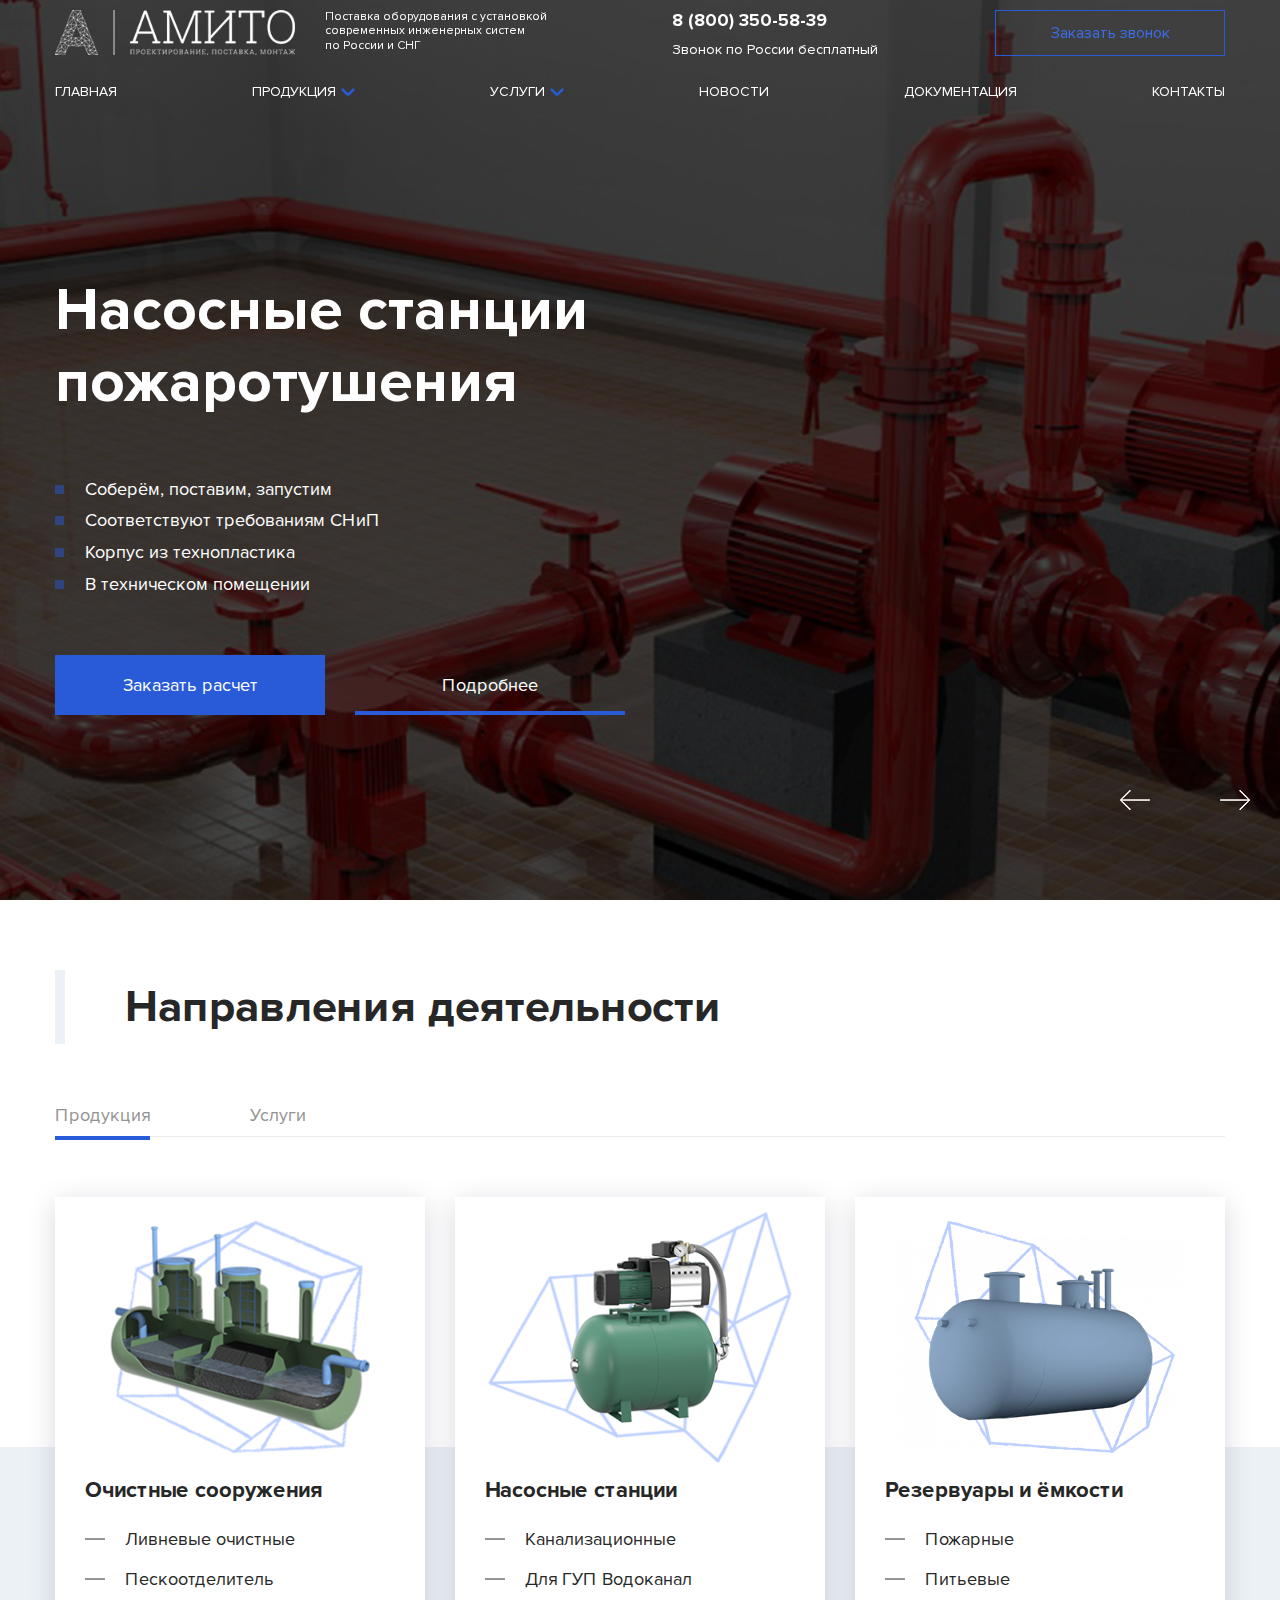
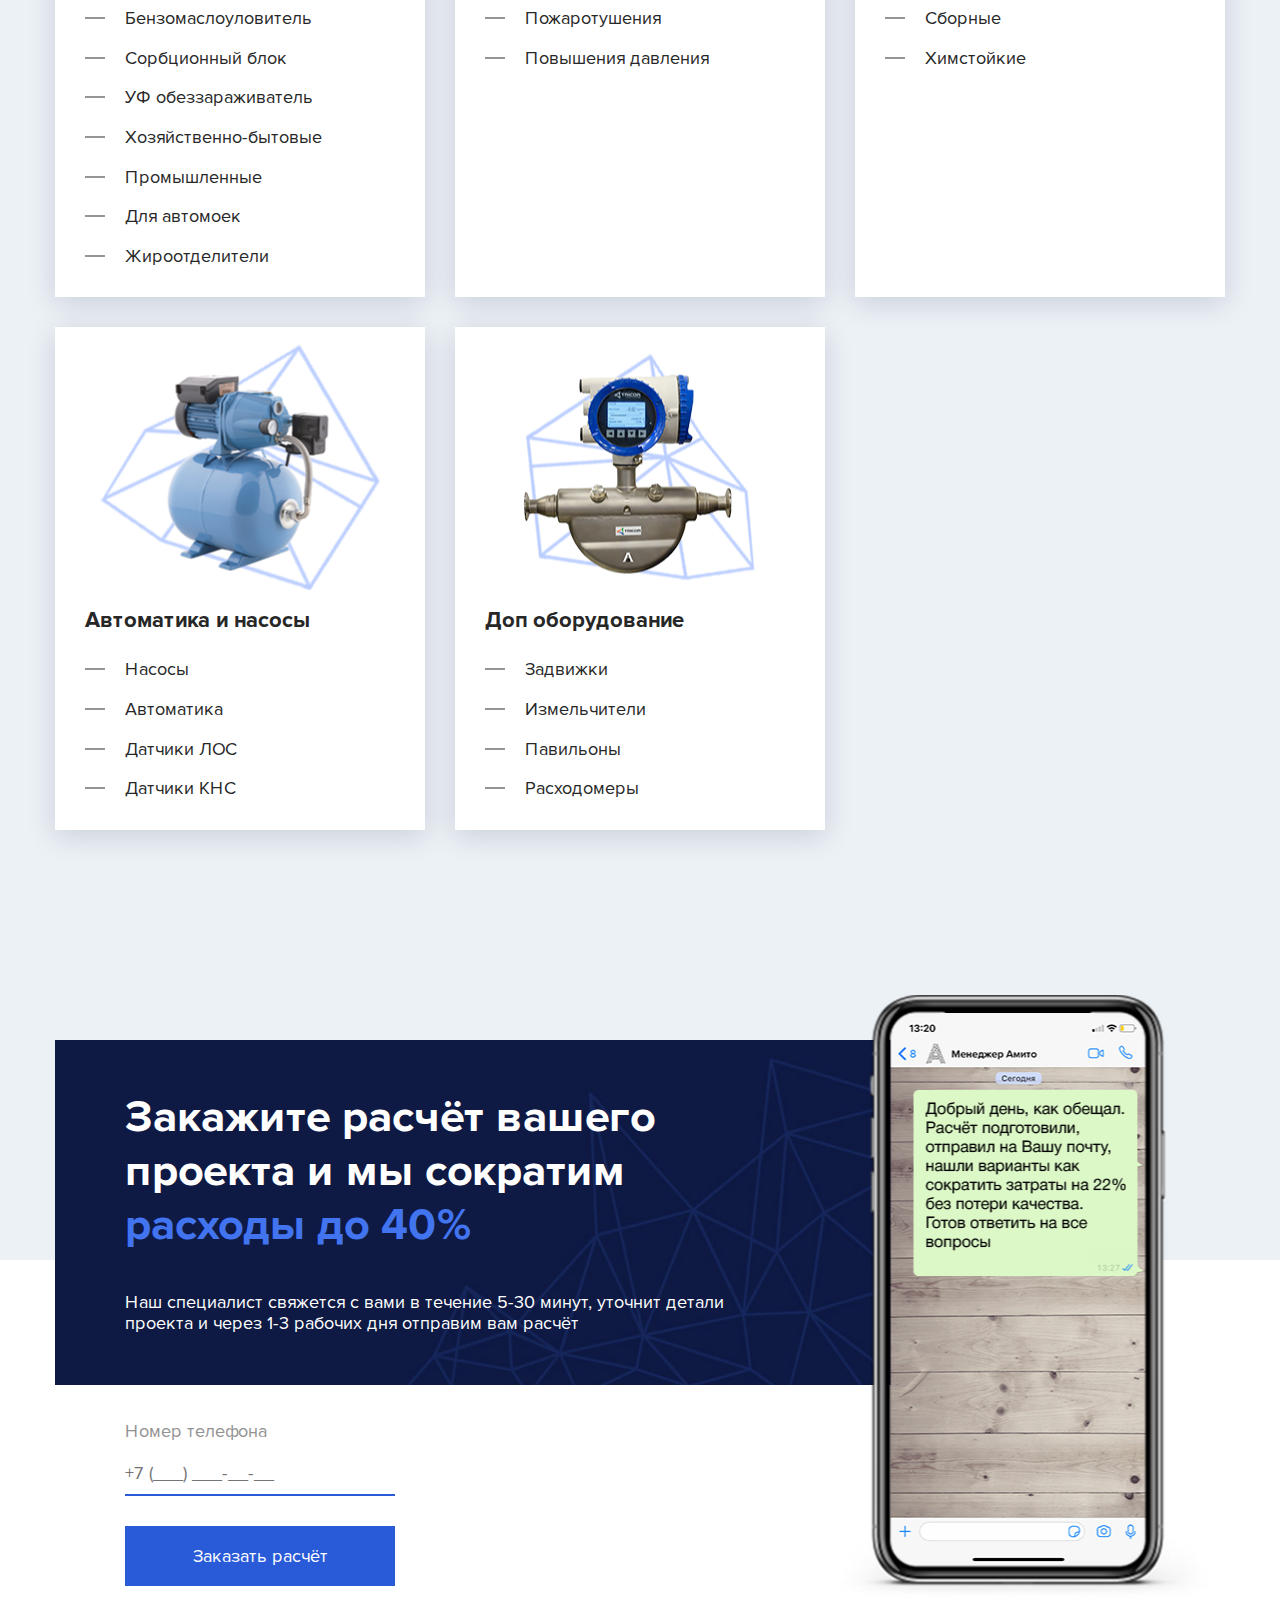
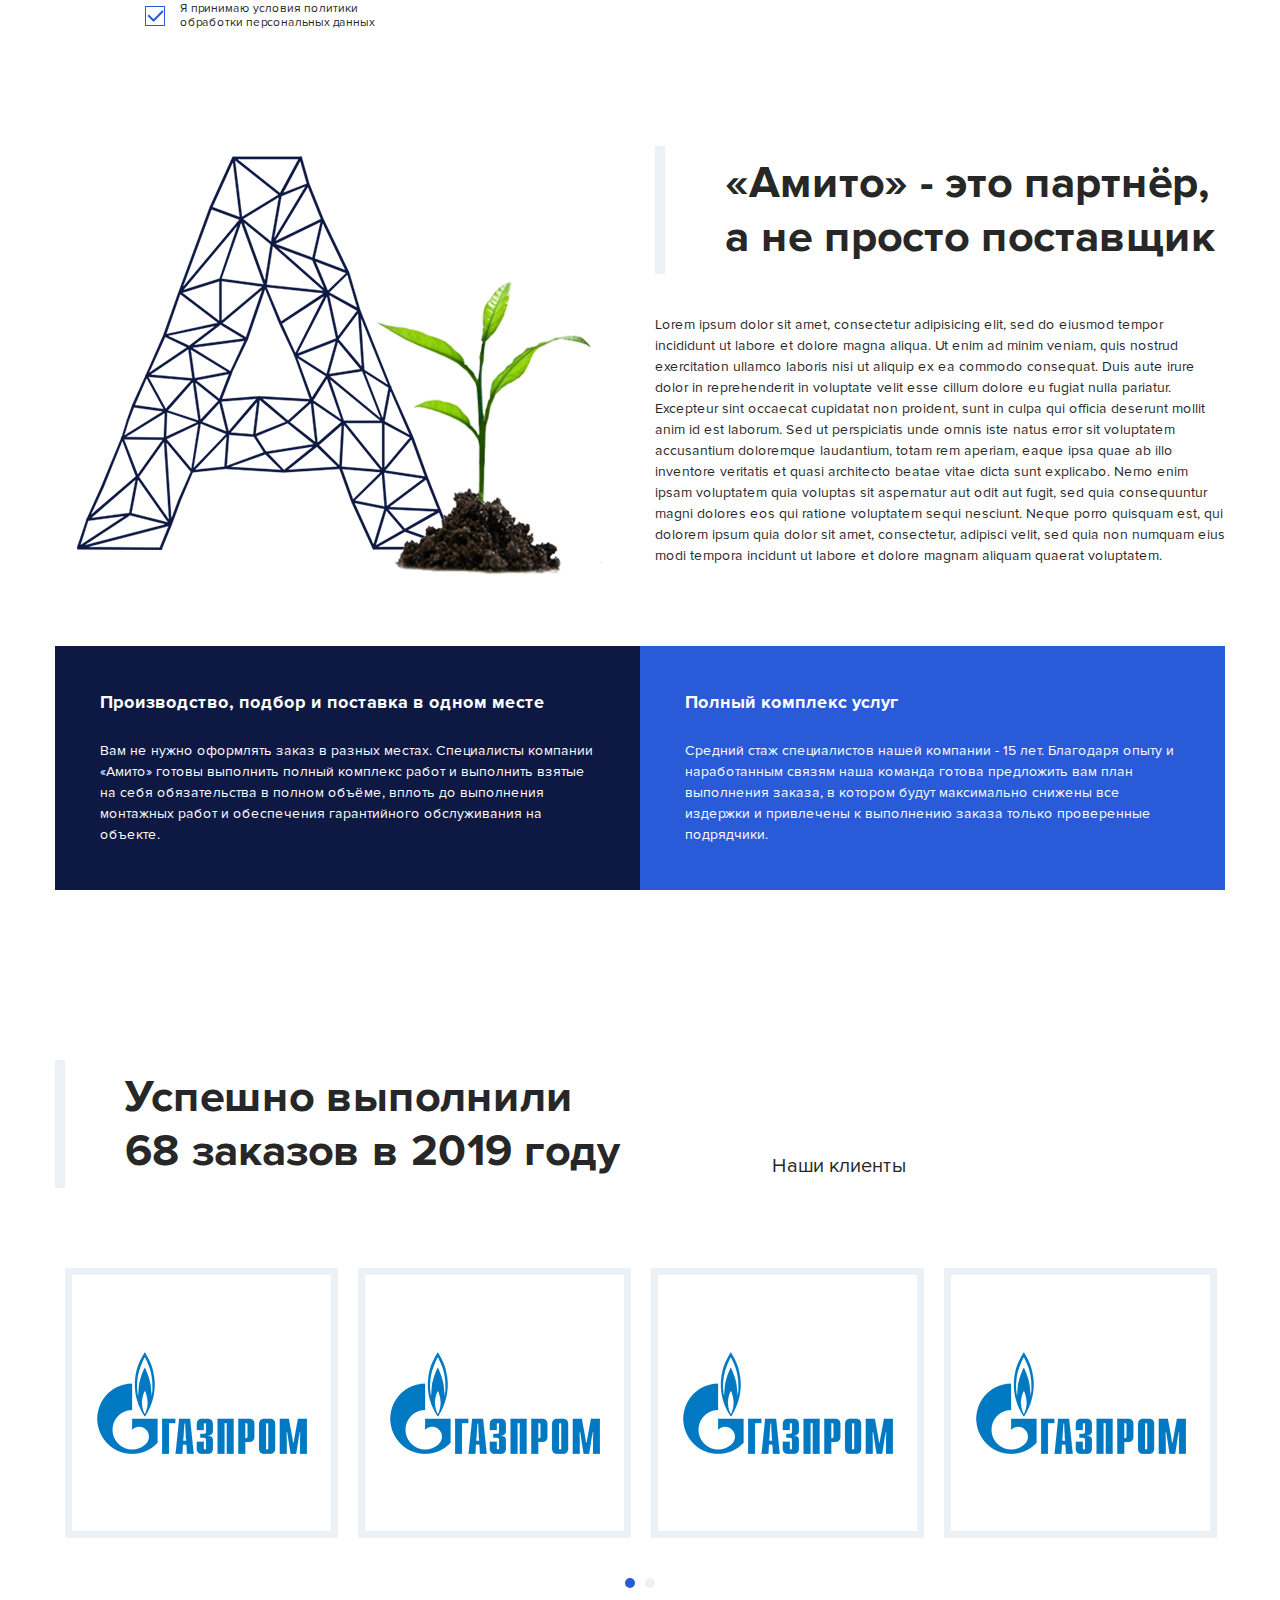
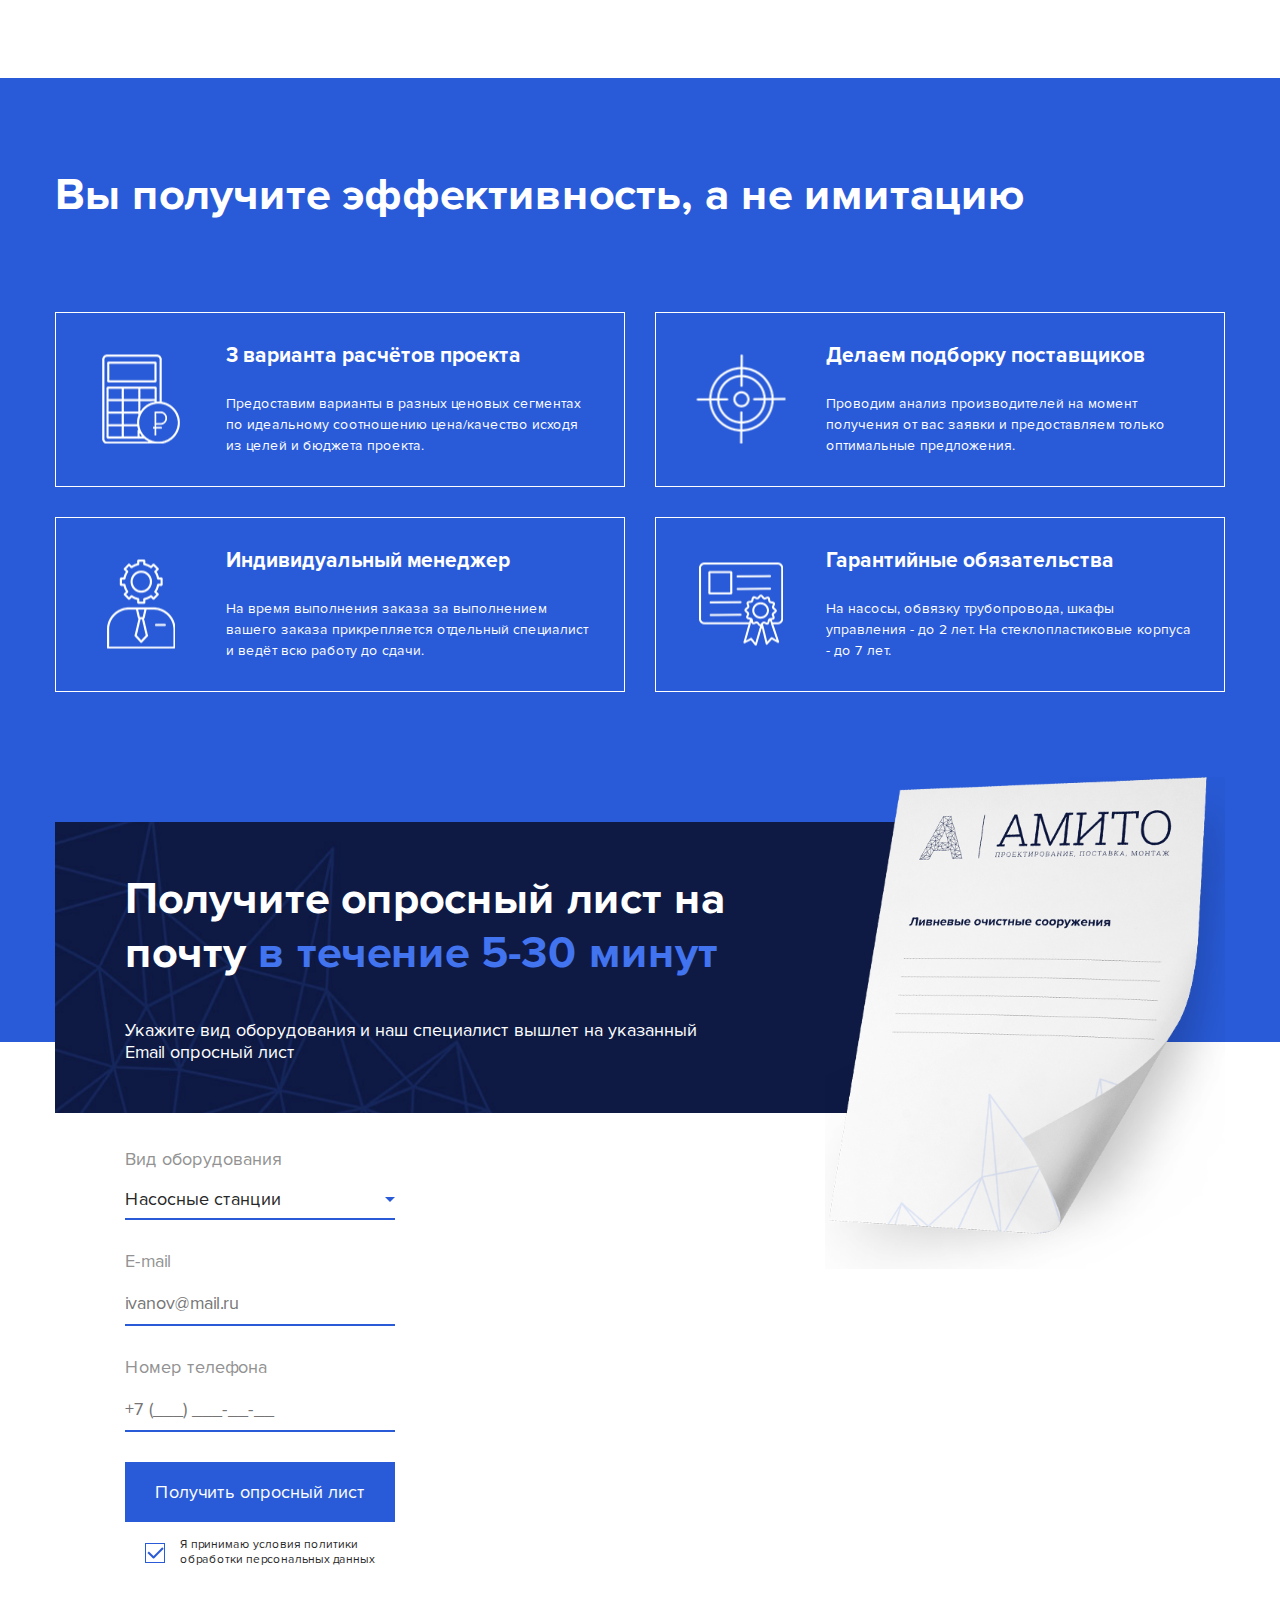
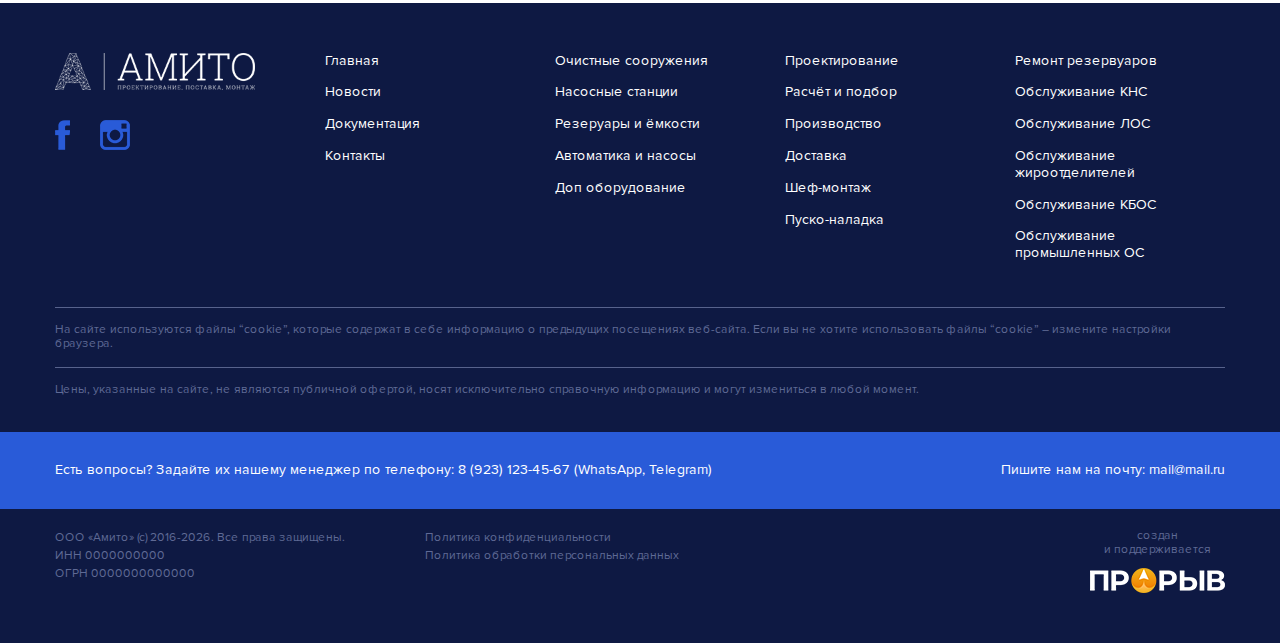
<file: index.html>
<!DOCTYPE html>
<html>
<head>
	<title></title>
	<meta name="keywords" content=''>
	<meta name="description" content=''>

	<meta name="format-detection" content="telephone=no">

	<meta http-equiv="Content-Type" content="text/html; charset=utf-8">
	<meta name="viewport" content="width=device-width,minimum-scale=1,maximum-scale=1">
	<link rel="shortcut icon" href="i/favicon.ico" type="image/x-icon">
	<link rel="stylesheet" href="css/reset.css" type="text/css">
	<link rel="stylesheet" href="css/jquery.fancybox.css" type="text/css">
	<link rel="stylesheet" href="css/slick.css" type="text/css">
	<link rel="stylesheet" href="css/chosen.min.css" type="text/css"/>
	<link rel="stylesheet" href="css/layout.css" type="text/css">
	<link rel="stylesheet" href="css/main.css" type="text/css">

</head>
<body>
	<div class="body-wrap">
		<div class="b header">
			<div class="header-top">
				<div class="container">
					<div class="wrap">
						<div class="header-burger">
							<div class="mobile-btn">
								<div class="mobile-btn-el"></div>
							</div>
						</div>
						<div class="header-logo">
							<a href="/"><img src="i/logo.png" alt=""></a>
						</div>
						<div class="header-content">
							<div class="logo-text">Поставка оборудования с установкой современных инженерных систем по&nbsp;России и&nbsp;СНГ</div>
							<div class="phone">
								<a href="tel:+78003505839">8 (800) 350-58-39</a>
								<span>Звонок по России бесплатный</span>
							</div>
							<a href="#popup-callback" class="header-btn fancybox">Заказать звонок</a>
						</div>
					</div>
				</div>
			</div>
			<div class="header-bot">
				<div class="container">
					<div class="header-nav">
						<ul>
							<li><a href="/">Главная</a></li>
							<li class="li-drop">
								<a href="/">Продукция</a>
								<div class="li-drop-block">
									<div class="drop-wrap">
										<ul class="drop-list">
											<li><a href="/">Продукт</a></li>
											<li><a href="/">Продукт</a></li>
											<li><a href="/">Продукт</a></li>
											<li><a href="/">Продукт</a></li>
											<li><a href="/">Продукт</a></li>
											<li><a href="/">Продукт</a></li>
										</ul>
									</div>
								</div>
							</li>
							<li class="li-drop">
								<a href="/">Услуги</a>
								<div class="li-drop-block">
									<div class="drop-wrap">
										<div class="drop-flex">
											<ul class="drop-cat-list">
												<li data-drop="#drop-cat-1"><a href="#">Категория 1</a></li>
												<li data-drop="#drop-cat-2"><a href="#">Категория 2</a></li>
											</ul>
											<div class="drop-cat-wrap" id="drop-cat-1">
												<ul class="drop-list">
													<li><a href="/">Услуга</a></li>
													<li><a href="/">Услуга</a></li>
													<li><a href="/">Услуга</a></li>
													<li><a href="/">Услуга</a></li>
													<li><a href="/">Услуга</a></li>
													<li><a href="/">Услуга</a></li>
												</ul>
											</div>
											<div class="drop-cat-wrap" id="drop-cat-2">
												<ul class="drop-list">
													<li><a href="/">Услуга</a></li>
													<li><a href="/">Услуга</a></li>
													<li><a href="/">Услуга</a></li>
													<li><a href="/">Услуга</a></li>
												</ul>
											</div>
										</div>
									</div>
								</div>
							</li>
							<li><a href="/">Новости</a></li>
							<li><a href="/">Документация</a></li>
							<li><a href="/">Контакты</a></li>
						</ul>
					</div>
				</div>
			</div>
			<div class="mobile-menu">
				<div class="close-btn"></div>
				<ul class="nav">
					<li><a href="/">Главная</a></li>
					<li class="nav-drop">
						<span>Продукция</span>
						<div class="drop">
							<div class="drop-back">Назад</div>
							<ul class="nav">
								<li><a href="#">Продукт</a></li>
								<li><a href="#">Продукт</a></li>
								<li><a href="#">Продукт</a></li>
								<li><a href="#">Продукт</a></li>
								<li><a href="#">Продукт</a></li>
							</ul>
						</div>
					</li>
					<li class="nav-drop">
						<span>Услуги</span>
						<div class="drop">
							<div class="drop-back">Назад</div>
							<ul class="nav">
								<li class="nav-drop">
									<span>Категория 1</span>
									<div class="drop">
										<div class="drop-back">Назад</div>
										<ul class="nav">
											<li><a href="#">Услуга</a></li>
											<li><a href="#">Услуга</a></li>
											<li><a href="#">Услуга</a></li>
											<li><a href="#">Услуга</a></li>
											<li><a href="#">Услуга</a></li>
											<li><a href="#">Услуга</a></li>
										</ul>
									</div>
								</li>
								<li class="nav-drop">
									<span>Категория 2</span>
									<div class="drop">
										<div class="drop-back">Назад</div>
										<ul class="nav">
											<li><a href="#">Услуга</a></li>
											<li><a href="#">Услуга</a></li>
											<li><a href="#">Услуга</a></li>
											<li><a href="#">Услуга</a></li>
										</ul>
									</div>
								</li>
							</ul>
						</div>
					</li>
					<li><a href="/">Новости</a></li>
					<li><a href="/">Документация</a></li>
					<li><a href="/">Контакты</a></li>
				</ul>
				<div class="phone">
					<a href="tel:+78003505839">8 (800) 350-58-39</a>
					<span>Звонок по России бесплатный</span>
				</div>
			</div>
		</div>

		<div class="b face">
			<div class="face-slider">
				<div class="face-slide" style="background-image:url('i/face-img.jpg');">
					<div class="container">
						<div class="wrap">
							<h2 class="main-title">Насосные станции пожаротушения</h2>
							<div class="text">
								<ul>
									<li>Соберём, поставим, запустим</li>
									<li>Соответствуют требованиям СНиП</li>
									<li>Корпус из технопластика</li>
									<li>В техническом помещении</li>
								</ul>
							</div>
							<div class="face-buttons">
								<a href="#form-calc" class="btn scroll-btn">Заказать расчет</a>
								<a href="#" class="btn more">Подробнее</a>
							</div>
						</div>
					</div>
				</div>
				<div class="face-slide" style="background-image:url('i/face-img.jpg');">
					<div class="container">
						<div class="wrap">
							<h2 class="main-title">Насосные станции пожаротушения</h2>
							<div class="text">
								<ul>
									<li>Соберём, поставим, запустим</li>
									<li>Соответствуют требованиям СНиП</li>
									<li>Корпус из технопластика</li>
									<li>В техническом помещении</li>
								</ul>
							</div>
							<div class="face-buttons">
								<a href="#form-calc" class="btn scroll-btn">Заказать расчет</a>
								<a href="#" class="btn more">Подробнее</a>
							</div>
						</div>
					</div>
				</div>
			</div>
		</div>

		<div class="b services">
			<div class="services-top">
				<div class="container">
					<h2 class="title title-line">Направления деятельности</h2>
					<ul class="filter-services">
						<li data-filter="#products" class="active">Продукция</li>
						<li data-filter="#services">Услуги</li>
					</ul>
				</div>
			</div>
			<div class="services-bot">
				<div class="wrap">
					<div class="container">
						<div id="products" class="services-wrap active">
							<div class="products">
								<div class="product">
									<div class="image"><img src="i/prod-1.png"></div>
									<div class="content">
										<div class="name"><a href="#">Очистные сооружения</a></div>
										<ul>
											<li><a href="#">Ливневые очистные</a></li>
											<li><a href="#">Пескоотделитель</a></li>
											<li><a href="#">Бензомаслоуловитель</a></li>
											<li><a href="#">Сорбционный блок</a></li>
											<li><a href="#">УФ обеззараживатель</a></li>
											<li><a href="#">Хозяйственно-бытовые</a></li>
											<li><a href="#">Промышленные</a></li>
											<li><a href="#">Для автомоек</a></li>
											<li><a href="#">Жироотделители</a></li>
										</ul>
									</div>
								</div>
								<div class="product">
									<div class="image"><img src="i/prod-2.png"></div>
									<div class="content">
										<div class="name"><a href="#">Насосные станции</a></div>
										<ul>
											<li><a href="#">Канализационные</a></li>
											<li><a href="#">Для ГУП Водоканал</a></li>
											<li><a href="#">Пожаротушения</a></li>
											<li><a href="#">Повышения давления</a></li>
										</ul>
									</div>
								</div>
								<div class="product">
									<div class="image"><img src="i/prod-3.png"></div>
									<div class="content">
										<div class="name"><a href="#">Резервуары и ёмкости</a></div>
										<ul>
											<li><a href="#">Пожарные</a></li>
											<li><a href="#">Питьевые</a></li>
											<li><a href="#">Сборные</a></li>
											<li><a href="#">Химстойкие</a></li>
										</ul>
									</div>
								</div>
								<div class="product">
									<div class="image"><img src="i/prod-4.png"></div>
									<div class="content">
										<div class="name"><a href="#">Автоматика и насосы</a></div>
										<ul>
											<li><a href="#">Насосы</a></li>
											<li><a href="#">Автоматика</a></li>
											<li><a href="#">Датчики ЛОС</a></li>
											<li><a href="#">Датчики КНС</a></li>
										</ul>
									</div>
								</div>
								<div class="product">
									<div class="image"><img src="i/prod-5.png"></div>
									<div class="content">
										<div class="name"><a href="#">Доп оборудование</a></div>
										<ul>
											<li><a href="#">Задвижки</a></li>
											<li><a href="#">Измельчители</a></li>
											<li><a href="#">Павильоны</a></li>
											<li><a href="#">Расходомеры</a></li>
										</ul>
									</div>
								</div>
							</div>
						</div>
						<div id="services" class="services-wrap">
							<ul class="services-list">
								<li>
									<div class="image">
										<img src="i/serv-1.png" alt="">
									</div>
									<div class="content">
										<div class="name">Проектирование</div>
										<div class="text">Вычислим объем поступающих на очистку стоков и диапазон мощностей необходимого оборудования. Подготовим план системы водоотведения, расположения КНС, ЛОС, ёмкостей, трубопроводов и шкафов управления. Подготовим комплект рабочей документации проекта.</div>
										<a href="#" class="services-more">Подробнее</a>
									</div>
								</li>
								<li>
									<div class="image">
										<img src="i/serv-2.png" alt="">
									</div>
									<div class="content">
										<div class="name">Расчёт и подбор</div>
										<div class="text">Всегда рады помочь Вам в подборе необходимого оборудования, максимально соответствующего Вашим требованиям, в кратчайшие сроки произвести расчет необходимой конфигурации, ответить на любые Ваши вопросы относительно предлагаемых нашей компанией продуктов.</div>
										<a href="#" class="services-more">Подробнее</a>
									</div>
								</li>
								<li>
									<div class="image">
										<img src="i/serv-3.png" alt="">
									</div>
									<div class="content">
										<div class="name">Производство</div>
										<div class="text">Всегда рады помочь Вам в подборе необходимого оборудования, максимально соответствующего Вашим требованиям, в кратчайшие сроки произвести расчет необходимой конфигурации, ответить на любые Ваши вопросы относительно предлагаемых нашей компанией продуктов.</div>
										<a href="#" class="services-more">Подробнее</a>
									</div>
								</li>
								<li>
									<div class="image">
										<img src="i/serv-4.png" alt="">
									</div>
									<div class="content">
										<div class="name">Доставка</div>
										<div class="text">Всегда рады помочь Вам в подборе необходимого оборудования, максимально соответствующего Вашим требованиям, в кратчайшие сроки произвести расчет необходимой конфигурации, ответить на любые Ваши вопросы относительно предлагаемых нашей компанией продуктов.</div>
										<a href="#" class="services-more">Подробнее</a>
									</div>
								</li>
								<li>
									<div class="image">
										<img src="i/serv-5.png" alt="">
									</div>
									<div class="content">
										<div class="name">Шеф-монтаж</div>
										<div class="text">Вычислим объем поступающих на очистку стоков и диапазон мощностей необходимого оборудования. Подготовим план системы водоотведения, расположения КНС, ЛОС, ёмкостей, трубопроводов и шкафов управления. Подготовим комплект рабочей документации проекта.</div>
										<a href="#" class="services-more">Подробнее</a>
									</div>
								</li>
								<li>
									<div class="image">
										<img src="i/serv-6.png" alt="">
									</div>
									<div class="content">
										<div class="name">Пуско-наладка</div>
										<div class="text">Всегда рады помочь Вам в подборе необходимого оборудования, максимально соответствующего Вашим требованиям, в кратчайшие сроки произвести расчет необходимой конфигурации, ответить на любые Ваши вопросы относительно предлагаемых нашей компанией продуктов.</div>
										<a href="#" class="services-more">Подробнее</a>
									</div>
								</li>
								<li>
									<div class="image">
										<img src="i/serv-7.png" alt="">
									</div>
									<div class="content">
										<div class="name">Ремонт резервуаров</div>
										<div class="text">Всегда рады помочь Вам в подборе необходимого оборудования, максимально соответствующего Вашим требованиям, в кратчайшие сроки произвести расчет необходимой конфигурации, ответить на любые Ваши вопросы относительно предлагаемых нашей компанией продуктов.</div>
										<a href="#" class="services-more">Подробнее</a>
									</div>
								</li>
								<li>
									<div class="image">
										<img src="i/serv-8.png" alt="">
									</div>
									<div class="content">
										<div class="name">Обслуживание КНС</div>
										<div class="text">Всегда рады помочь Вам в подборе необходимого оборудования, максимально соответствующего Вашим требованиям, в кратчайшие сроки произвести расчет необходимой конфигурации, ответить на любые Ваши вопросы относительно предлагаемых нашей компанией продуктов.</div>
										<a href="#" class="services-more">Подробнее</a>
									</div>
								</li>
								<li>
									<div class="image">
										<img src="i/serv-9.png" alt="">
									</div>
									<div class="content">
										<div class="name">Обслуживание ЛОС</div>
										<div class="text">Вычислим объем поступающих на очистку стоков и диапазон мощностей необходимого оборудования. Подготовим план системы водоотведения, расположения КНС, ЛОС, ёмкостей, трубопроводов и шкафов управления. Подготовим комплект рабочей документации проекта.</div>
										<a href="#" class="services-more">Подробнее</a>
									</div>
								</li>
								<li>
									<div class="image">
										<img src="i/serv-10.png" alt="">
									</div>
									<div class="content">
										<div class="name">Обслуживание жироотделителей</div>
										<div class="text">Всегда рады помочь Вам в подборе необходимого оборудования, максимально соответствующего Вашим требованиям, в кратчайшие сроки произвести расчет необходимой конфигурации, ответить на любые Ваши вопросы относительно предлагаемых нашей компанией продуктов.</div>
										<a href="#" class="services-more">Подробнее</a>
									</div>
								</li>
								<li>
									<div class="image">
										<img src="i/serv-11.png" alt="">
									</div>
									<div class="content">
										<div class="name">Обслуживание КБОС</div>
										<div class="text">Всегда рады помочь Вам в подборе необходимого оборудования, максимально соответствующего Вашим требованиям, в кратчайшие сроки произвести расчет необходимой конфигурации, ответить на любые Ваши вопросы относительно предлагаемых нашей компанией продуктов.</div>
										<a href="#" class="services-more">Подробнее</a>
									</div>
								</li>
								<li>
									<div class="image">
										<img src="i/serv-12.png" alt="">
									</div>
									<div class="content">
										<div class="name">Обслуживание промышленных ОС</div>
										<div class="text">Всегда рады помочь Вам в подборе необходимого оборудования, максимально соответствующего Вашим требованиям, в кратчайшие сроки произвести расчет необходимой конфигурации, ответить на любые Ваши вопросы относительно предлагаемых нашей компанией продуктов.</div>
										<a href="#" class="services-more">Подробнее</a>
									</div>
								</li>
							</ul>
						</div>
					</div>
				</div>
			</div>
		</div>

		<div class="b calc">
			<div class="calc-wrap" id ="form-calc">
				<div class="container">
					<div class="calc-head" style="background-image:url('i/calc-bg.jpg');">
						<h2 class="title">Закажите расчёт вашего проекта и мы сократим <span>расходы до&nbsp;40%</span></h2>
						<div class="calc-text">Наш специалист свяжется с вами в течение 5-30 минут, уточнит детали проекта и через 1-3 рабочих дня отправим вам расчёт</div>
						<img src="i/calc-phone.png" alt="" class="abs-img">
					</div>
					<div class="calc-form">
						<div class="b-form">
							<form>
								<div class="b-input">
									<label>Номер телефона</label>
									<input type="tel" placeholder="+7 (___) ___-__-__">
								</div>
								<button type="submit" class="btn">Заказать расчёт</button>
								<div class="policy-text"><div class="radio-btn active"></div>Я принимаю условия <a href="#popup-policy" class="fancybox">политики<br> обработки персональных данных</a></div>
							</form>
						</div>
					</div>
				</div>
			</div>
		</div>

		<div class="b ekr">
			<div class="container">
				<div class="b-text-img">
					<div class="image">
						<img src="i/amito-img.png" alt="">
					</div>
					<div class="text">
						<h2 class="title title-line">«Амито» - это партнёр, а&nbsp;не&nbsp;просто поставщик</h2>
						<div class="text-wrap">
							<p>Lorem ipsum dolor sit amet, consectetur adipisicing elit, sed do eiusmod tempor incididunt ut labore et dolore magna aliqua. Ut enim ad minim veniam, quis nostrud exercitation ullamco laboris nisi ut aliquip ex ea commodo consequat. Duis aute irure dolor in reprehenderit in voluptate velit esse cillum dolore eu fugiat nulla pariatur. Excepteur sint occaecat cupidatat non proident, sunt in culpa qui officia deserunt mollit anim id est laborum. Sed ut perspiciatis unde omnis iste natus error sit voluptatem accusantium doloremque laudantium, totam rem aperiam, eaque ipsa quae ab illo inventore veritatis et quasi architecto beatae vitae dicta sunt explicabo. Nemo enim ipsam voluptatem quia voluptas sit aspernatur aut odit aut fugit, sed quia consequuntur magni dolores eos qui ratione voluptatem sequi nesciunt. Neque porro quisquam est, qui dolorem ipsum quia dolor sit amet, consectetur, adipisci velit, sed quia non numquam eius modi tempora incidunt ut labore et dolore magnam aliquam quaerat voluptatem.</p>
						</div>
					</div>
				</div>
				<div class="text-cards">
					<div class="card">
						<div class="card-title">Производство, подбор и поставка в одном месте</div>
						<div class="card-text">
							<p>Вам не нужно оформлять заказ в разных местах. Специалисты компании «Амито» готовы выполнить полный комплекс работ и выполнить взятые на себя обязательства в полном объёме, вплоть до выполнения монтажных работ и обеспечения гарантийного обслуживания на объекте.</p>
						</div>
					</div>
					<div class="card light-blue">
						<div class="card-title">Полный комплекс услуг</div>
						<div class="card-text">
							<p>Средний стаж специалистов нашей компании - 15 лет. Благодаря опыту и наработанным связям наша команда готова предложить вам план выполнения заказа, в котором будут максимально снижены все издержки и привлечены к выполнению заказа только проверенные подрядчики.</p>
						</div>
					</div>
				</div>
			</div>
		</div>

		<div class="b ekr">
			<div class="container">
				<div class="head-title">
					<h2 class="title title-line">Успешно выполнили 68&nbsp;заказов в&nbsp;2019&nbsp;году</h2>
					<div class="subtitle">Наши клиенты</div>
				</div>
				<div class="partners">
					<div class="partner">
						<img src="i/gazprom.png" alt="">
					</div>
					<div class="partner">
						<img src="i/gazprom.png" alt="">
					</div>
					<div class="partner">
						<img src="i/gazprom.png" alt="">
					</div>
					<div class="partner">
						<img src="i/gazprom.png" alt="">
					</div>
					<div class="partner">
						<img src="i/gazprom.png" alt="">
					</div>
				</div>
			</div>
		</div>

		<div class="b preim-block">
			<div class="container">
				<h2 class="title">Вы получите эффективность, а&nbsp;не&nbsp;имитацию</h2>
				<ul class="preim-list">
					<li>
						<img src="i/preim-i-1.png" class="icon">
						<div class="preim-title">3&nbsp;варианта расчётов проекта</div>
						<div class="text">
							<p>Предоставим варианты в разных ценовых сегментах по идеальному соотношению цена/качество исходя из целей и бюджета проекта.</p>
						</div>
					</li>
					<li>
						<img src="i/preim-i-2.png" class="icon">
						<div class="preim-title">Делаем подборку поставщиков</div>
						<div class="text">
							<p>Проводим анализ производителей на момент получения от вас заявки и предоставляем только оптимальные предложения.</p>
						</div>
					</li>
					<li>
						<img src="i/preim-i-3.png" class="icon">
						<div class="preim-title">Индивидуальный менеджер</div>
						<div class="text">
							<p>На время выполнения заказа за выполнением вашего заказа прикрепляется отдельный специалист и ведёт всю работу до сдачи.</p>
						</div>
					</li>
					<li>
						<img src="i/preim-i-4.png" class="icon">
						<div class="preim-title">Гарантийные обязательства</div>
						<div class="text">
							<p>На насосы, обвязку трубопровода, шкафы управления - до 2 лет. На стеклопластиковые корпуса - до 7 лет.</p>
						</div>
					</li>
				</ul>
			</div>
		</div>

		<div class="b calc">
			<div class="calc-wrap">
				<div class="container">
					<div class="calc-head" style="background-image:url('i/calc-bg-2.jpg');">
						<h2 class="title">Получите опросный лист на почту <span>в&nbsp;течение 5-30 минут</span></h2>
						<div class="calc-text">Укажите вид оборудования и наш специалист вышлет на указанный Email опросный лист</div>
						<img src="i/calc-img.png" alt="" class="abs-img">
					</div>
					<div class="calc-form">
						<div class="b-form">
							<form>
								<div class="b-select">
									<label>Вид оборудования</label>
									<select>
										<option value="val-1">Насосные станции</option>
										<option value="val-2">Резервуары</option>
									</select>
								</div>
								<div class="b-input">
									<label>E-mail</label>
									<input type="email" placeholder="ivanov@mail.ru">
								</div>
								<div class="b-input">
									<label>Номер телефона</label>
									<input type="tel" placeholder="+7 (___) ___-__-__">
								</div>
								<button type="submit" class="btn">Получить опросный лист</button>
								<div class="policy-text"><div class="radio-btn active"></div>Я принимаю условия <a href="#popup-policy" class="fancybox">политики<br> обработки персональных данных</a></div>
							</form>
						</div>
					</div>
				</div>
			</div>
		</div>

		<a href="https://wa.me/79998000000" target="_blank" class="wa-btn"><img src="i/button-wa.png"></a>

		<div class="b footer">
			<div class="footer-top">
				<div class="container">
					<div class="wrap">
						<div class="footer-logo-wrap">
							<div class="footer-logo">
								<a href="/"><img src="i/logo.png" alt=""></a>
							</div>
							<div class="footer-social">
								<a href="#"><img src="i/soc-1.png"></a>
								<a href="#"><img src="i/soc-2.png"></a>
							</div>
						</div>
						<div class="footer-nav">
							<ul>
								<li><a href="/">Главная</a></li>
								<li><a href="/">Новости</a></li>
								<li><a href="/">Документация</a></li>
								<li><a href="/">Контакты</a></li>
							</ul>
							<ul>
								<li><a href="/">Очистные сооружения</a></li>
								<li><a href="/">Насосные станции</a></li>
								<li><a href="/">Резеруары и ёмкости</a></li>
								<li><a href="/">Автоматика и насосы</a></li>
								<li><a href="/">Доп оборудование</a></li>
							</ul>
							<ul>
								<li><a href="/">Проектирование</a></li>
								<li><a href="/">Расчёт и подбор</a></li>
								<li><a href="/">Производство</a></li>
								<li><a href="/">Доставка</a></li>
								<li><a href="/">Шеф-монтаж</a></li>
								<li><a href="/">Пуско-наладка</a></li>
							</ul>
							<ul>
								<li><a href="/">Ремонт резервуаров</a></li>
								<li><a href="/">Обслуживание КНС</a></li>
								<li><a href="/">Обслуживание ЛОС</a></li>
								<li><a href="/">Обслуживание жироотделителей</a></li>
								<li><a href="/">Обслуживание КБОС</a></li>
								<li><a href="/">Обслуживание промышленных&nbsp;ОС</a></li>
							</ul>
						</div>
					</div>
					<div class="footer-cookie">
						<p>На сайте используются <a href="#" target="_blank">файлы “cookie”</a>, которые содержат в себе информацию о предыдущих посещениях веб-сайта. Если вы не хотите использовать <a href="#" target="_blank">файлы “cookie”</a> – измените настройки браузера.</p>
						<p>Цены, указанные на сайте, не являются публичной офертой, носят исключительно справочную информацию и могут измениться в любой момент.</p>
					</div>
				</div>
			</div>
			<div class="footer-mid">
				<div class="container">
					<div class="wrap">
						<p>Есть вопросы? Задайте их нашему менеджер по телефону: <a href="tel:+79231234567"><nobr>8 (923) 123-45-67</nobr></a> (WhatsApp, Telegram)</p>
						<p>Пишите нам на почту: <a href="mailto:mail@mail.ru">mail@mail.ru</a></p>
					</div>
				</div>
			</div>
			<div class="footer-bot">
				<div class="container">
					<div class="wrap">
						<div class="footer-info">
							<ul>
								<li>ООО «Амито» (c) 2016-<span id="footer-year">2019</span>. Все права защищены.</li>
								<li>ИНН 0000000000</li>
								<li>ОГРН 0000000000000</li>
							</ul>
							<ul>
								<li><a href="#" target="_blank">Политика конфиденциальности</a></li>
								<li><a href="#popup-policy" class="fancybox">Политика обработки персональных данных</a></li>
							</ul>
						</div>
						<div class="footer-logo-dev">
							<a href="https://atkgroup.pro" target="_blank">
								<p>создан и&nbsp;поддерживается</p>
								<img src="i/logo-dev.png">
							</a>
						</div>
					</div>
				</div>
			</div>
		</div>

		<div style="display:none;">
			<div class="popup" id="popup-callback">
				<div class="popup-title">Оставьте заявку на&nbsp;обратный звонок</div>
				<div class="popup-subtitle">Наш менеджер свяжется с Вами в течение 5-10 минут</div>
				<div class="b-form">
					<form>
						<div class="b-input">
							<label>Ваше имя</label>
							<input type="text" placeholder="Иван">
						</div>
						<div class="b-input">
							<label>Номер телефона</label>
							<input type="tel" placeholder="+7 (___) ___-__-__">
						</div>
						<button type="submit" class="btn">Оставить заявку</button>
						<div class="policy-text"><div class="radio-btn active"></div>Я принимаю условия <a href="#popup-policy" class="fancybox">политики<br> обработки персональных данных</a></div>
					</form>
				</div>
			</div>

			<div class="popup popup-big" id="popup-policy">
				<div class="popup-title">Соглашение на обработку персональных данных</div>
				<div class="popup-text">
					<p>Данное соглашение создано нами с целью максимальной защищенности ваших данных. Пожалуйста, прочтите внимательно нашу политику конфиденциальности.<br> Когда вы отправляете заявку на нашем сайте с целью получения услуг, какой-либо справочной информации или обратной связи, вы автоматически даете согласие на обработку нами ваших персональных данных, а также иной информации: хранение, использование и сбор. Мы гарантируем, что ваши личные и персональные данные никогда не будут переданы третьим лицам.</p><br>
					<p>Все указываемые персональные данные, такие как:<br> • адрес электронной почты,<br> • ваше имя,<br> • контактный номер телефона</p><br>
					<p>Мы используем исключительно для связи с вами в следующих случаях: ответ на вопросы, обработка ваших заявок.</p>
				</div>
			</div>
		</div>
	</div>

	<script type="text/javascript" src="js/jquery-2.1.1.min.js"></script>
	<script type="text/javascript" src="js/jquery.fancybox.js"></script>
	<script type="text/javascript" src="js/jquery.inputmask.bundle.js"></script>
	<script type="text/javascript" src="js/slick.js"></script>
	<script type="text/javascript" src="js/chosen.jquery.min.js"></script>
	<script type="text/javascript" src="js/main.js"></script>
</body>
</html>
</file>
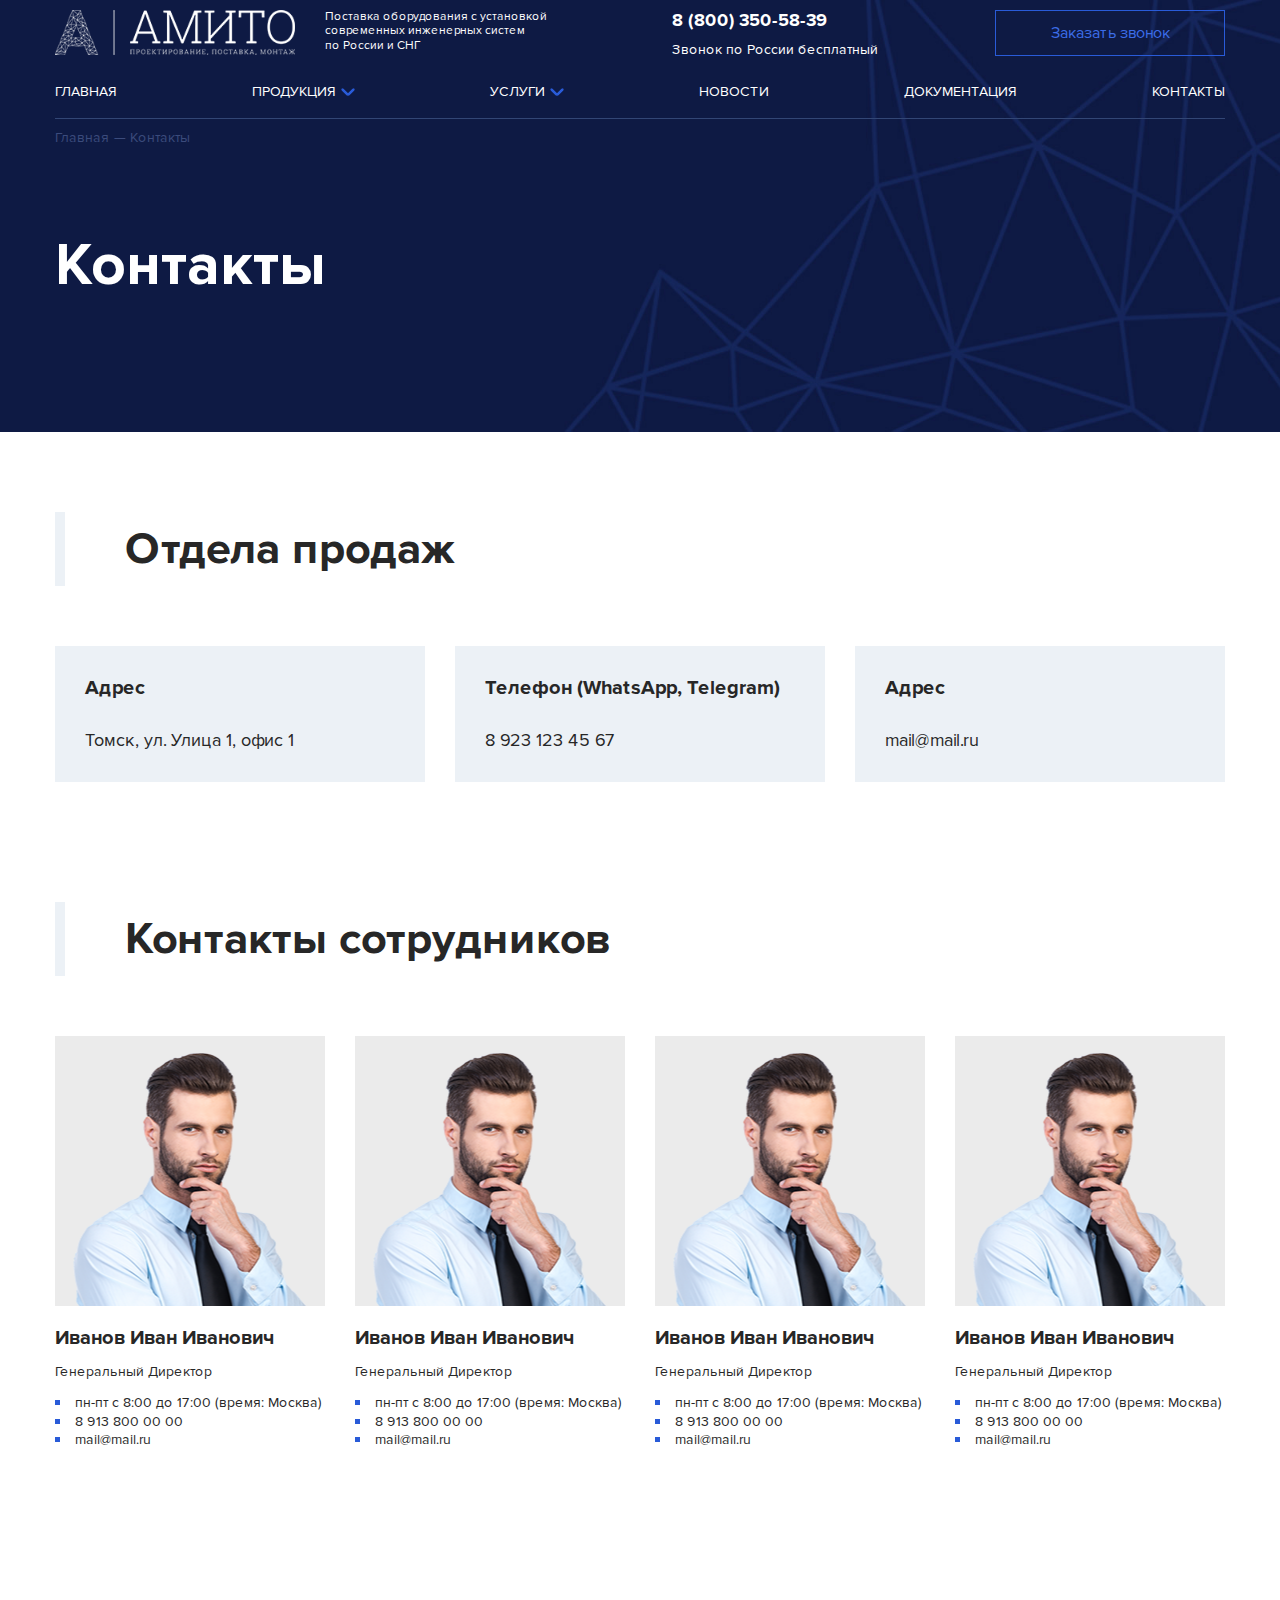
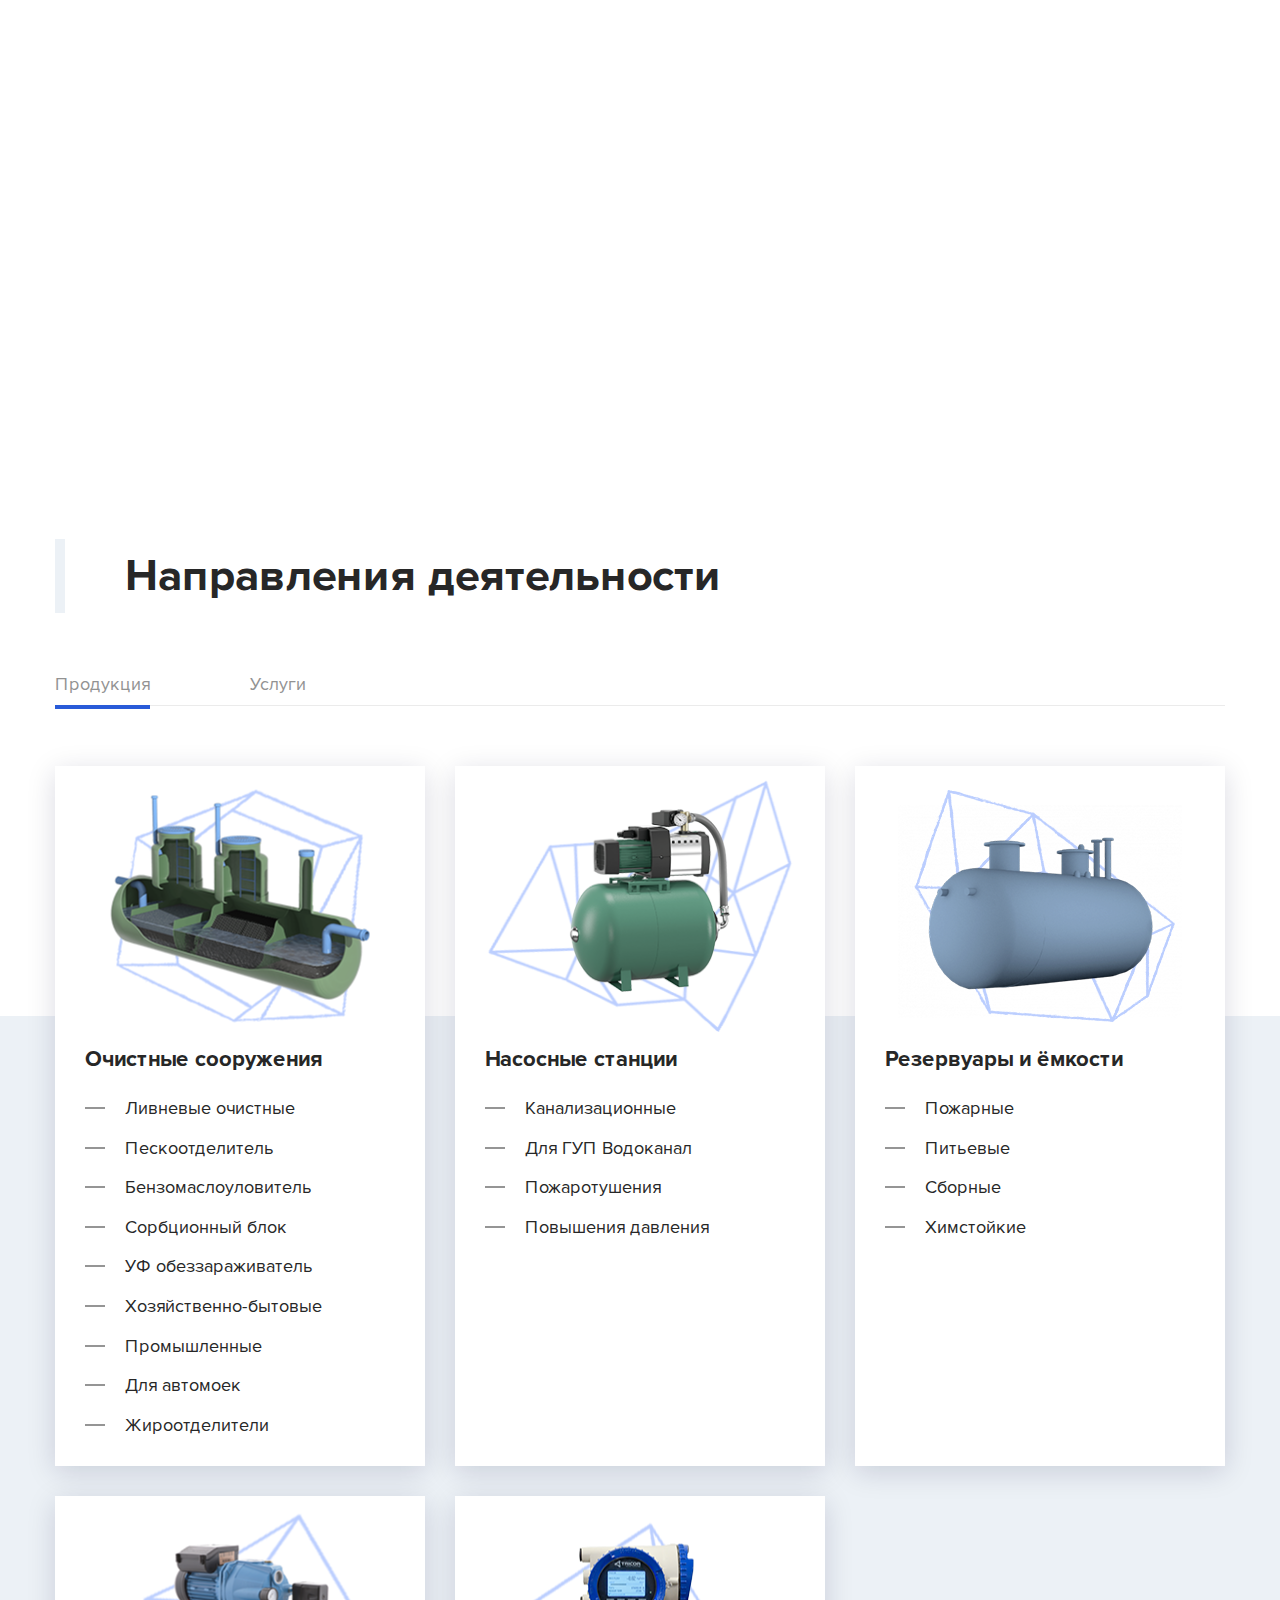
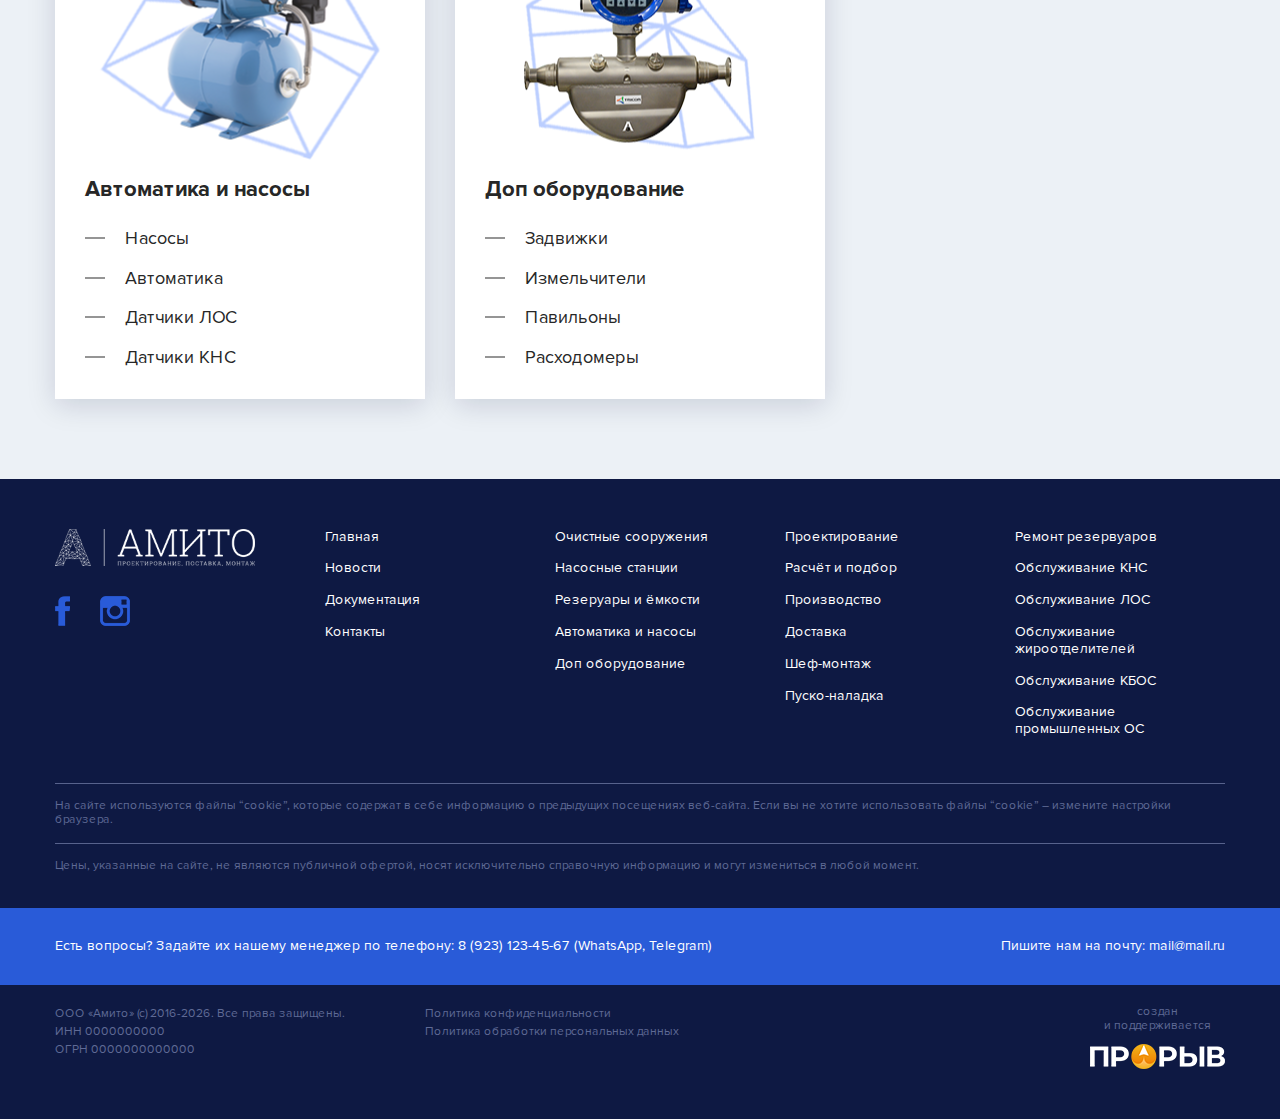
<file: contacts.html>
<!DOCTYPE html>
<html>
<head>
	<title></title>
	<meta name="keywords" content=''>
	<meta name="description" content=''>

	<meta name="format-detection" content="telephone=no">

	<meta http-equiv="Content-Type" content="text/html; charset=utf-8">
	<meta name="viewport" content="width=device-width,minimum-scale=1,maximum-scale=1">
	<link rel="stylesheet" href="css/reset.css" type="text/css">
	<link rel="stylesheet" href="css/jquery.fancybox.css" type="text/css">
	<link rel="stylesheet" href="css/slick.css" type="text/css">
	<link rel="stylesheet" href="css/chosen.min.css" type="text/css"/>
	<link rel="stylesheet" href="css/layout.css" type="text/css">
	<link rel="stylesheet" href="css/main.css" type="text/css">

</head>
<body>
	<div class="body-wrap">
		<div class="b header">
			<div class="header-top">
				<div class="container">
					<div class="wrap">
						<div class="header-burger">
							<div class="mobile-btn">
								<div class="mobile-btn-el"></div>
							</div>
						</div>
						<div class="header-logo">
							<a href="/"><img src="i/logo.png" alt=""></a>
						</div>
						<div class="header-content">
							<div class="logo-text">Поставка оборудования с установкой современных инженерных систем по&nbsp;России и&nbsp;СНГ</div>
							<div class="phone">
								<a href="tel:+78003505839">8 (800) 350-58-39</a>
								<span>Звонок по России бесплатный</span>
							</div>
							<a href="#" class="header-btn">Заказать звонок</a>
						</div>
					</div>
				</div>
			</div>
			<div class="header-bot">
				<div class="container">
					<div class="header-nav">
						<ul>
							<li><a href="/">Главная</a></li>
							<li class="li-drop"><a href="/">Продукция</a></li>
							<li class="li-drop"><a href="/">Услуги</a></li>
							<li><a href="/">Новости</a></li>
							<li><a href="/">Документация</a></li>
							<li><a href="/">Контакты</a></li>
						</ul>
					</div>
				</div>
			</div>
			<div class="mobile-menu">
				<div class="close-btn"></div>
				<ul class="nav">
					<li><a href="/">Главная</a></li>
					<li class="nav-drop"><a href="/">Продукция</a></li>
					<li class="nav-drop"><a href="/">Услуги</a></li>
					<li><a href="/">Новости</a></li>
					<li><a href="/">Документация</a></li>
					<li><a href="/">Контакты</a></li>
				</ul>
				<div class="phone">
					<a href="tel:+78003505839">8 (800) 350-58-39</a>
					<span>Звонок по России бесплатный</span>
				</div>
			</div>
		</div>

		<div class="b breadcrumbs">
			<div class="container">
				<ul>
					<li><a href="/">Главная</a></li>
					<li>— Контакты</li>
				</ul>
			</div>
		</div>

		<div class="b first-ekr" style="background-image:url('i/first-bg.jpg');">
			<div class="container">
				<h2 class="main-title">Контакты</h2>
			</div>
		</div>

		<div class="b ekr left-align">
			<div class="container">
				<h2 class="title title-line">Отдела продаж</h2>
				<ul class="contacts-list">
					<li>
						<div class="name">Адрес</div>
						<div class="text">Томск, ул. Улица 1, офис 1</div>
					</li>
					<li>
						<div class="name">Телефон (WhatsApp, Telegram)</div>
						<div class="text"><a href="tel:+79231234567">8 923 123 45 67</a></div>
					</li>
					<li>
						<div class="name">Адрес</div>
						<div class="text"><a href="mailto:mail@mail.ru">mail@mail.ru</a></div>
					</li>
				</ul>
			</div>
		</div>

		<div class="b ekr ekr-small left-align">
			<div class="container">
				<h2 class="title title-line">Контакты сотрудников</h2>
				<div class="contacts-items">
					<div class="item">
						<div class="image"><img src="i/person.png"></div>
						<div class="name">Иванов Иван Иванович</div>
						<div class="position">Генеральный Директор</div>
						<ul>
							<li>пн-пт с 8:00 до 17:00 (время: Москва)</li>
							<li><a href="tel:+79138000000">8 913 800 00 00</a></li>
							<li><a href="mailto:mail@mail.ru">mail@mail.ru</a></li>
						</ul>
					</div>
					<div class="item">
						<div class="image"><img src="i/person.png"></div>
						<div class="name">Иванов Иван Иванович</div>
						<div class="position">Генеральный Директор</div>
						<ul>
							<li>пн-пт с 8:00 до 17:00 (время: Москва)</li>
							<li><a href="tel:+79138000000">8 913 800 00 00</a></li>
							<li><a href="mailto:mail@mail.ru">mail@mail.ru</a></li>
						</ul>
					</div>
					<div class="item">
						<div class="image"><img src="i/person.png"></div>
						<div class="name">Иванов Иван Иванович</div>
						<div class="position">Генеральный Директор</div>
						<ul>
							<li>пн-пт с 8:00 до 17:00 (время: Москва)</li>
							<li><a href="tel:+79138000000">8 913 800 00 00</a></li>
							<li><a href="mailto:mail@mail.ru">mail@mail.ru</a></li>
						</ul>
					</div>
					<div class="item">
						<div class="image"><img src="i/person.png"></div>
						<div class="name">Иванов Иван Иванович</div>
						<div class="position">Генеральный Директор</div>
						<ul>
							<li>пн-пт с 8:00 до 17:00 (время: Москва)</li>
							<li><a href="tel:+79138000000">8 913 800 00 00</a></li>
							<li><a href="mailto:mail@mail.ru">mail@mail.ru</a></li>
						</ul>
					</div>
				</div>
			</div>
		</div>

		<div class="b map">
			<iframe src="https://www.google.com/maps/embed?pb=!1m18!1m12!1m3!1d2204.029278080461!2d84.96484943950578!3d56.46725664412997!2m3!1f0!2f0!3f0!3m2!1i1024!2i768!4f13.1!3m3!1m2!1s0x4326934e3b1f4903%3A0x6f87b77373e46ad6!2z0JrRgNCw0YHQvdC-0LDRgNC80LXQudGB0LrQsNGPINGD0LsuLCA5Niwg0KLQvtC80YHQuiwg0KLQvtC80YHQutCw0Y8g0L7QsdC7LiwgNjM0MDQx!5e0!3m2!1sru!2sru!4v1583908495000!5m2!1sru!2sru" width="100%" height="100%" frameborder="0" style="border:0;" allowfullscreen="" aria-hidden="false" tabindex="0"></iframe>
		</div>

		<div class="b services">
			<div class="services-top">
				<div class="container">
					<h2 class="title title-line">Направления деятельности</h2>
					<ul class="filter-services">
						<li data-filter="#products" class="active">Продукция</li>
						<li data-filter="#services">Услуги</li>
					</ul>
				</div>
			</div>
			<div class="services-bot small">
				<div class="wrap">
					<div class="container">
						<div id="products" class="services-wrap active">
							<div class="products">
								<div class="product">
									<div class="image"><img src="i/prod-1.png"></div>
									<div class="content">
										<div class="name"><a href="#">Очистные сооружения</a></div>
										<ul>
											<li><a href="#">Ливневые очистные</a></li>
											<li><a href="#">Пескоотделитель</a></li>
											<li><a href="#">Бензомаслоуловитель</a></li>
											<li><a href="#">Сорбционный блок</a></li>
											<li><a href="#">УФ обеззараживатель</a></li>
											<li><a href="#">Хозяйственно-бытовые</a></li>
											<li><a href="#">Промышленные</a></li>
											<li><a href="#">Для автомоек</a></li>
											<li><a href="#">Жироотделители</a></li>
										</ul>
									</div>
								</div>
								<div class="product">
									<div class="image"><img src="i/prod-2.png"></div>
									<div class="content">
										<div class="name"><a href="#">Насосные станции</a></div>
										<ul>
											<li><a href="#">Канализационные</a></li>
											<li><a href="#">Для ГУП Водоканал</a></li>
											<li><a href="#">Пожаротушения</a></li>
											<li><a href="#">Повышения давления</a></li>
										</ul>
									</div>
								</div>
								<div class="product">
									<div class="image"><img src="i/prod-3.png"></div>
									<div class="content">
										<div class="name"><a href="#">Резервуары и ёмкости</a></div>
										<ul>
											<li><a href="#">Пожарные</a></li>
											<li><a href="#">Питьевые</a></li>
											<li><a href="#">Сборные</a></li>
											<li><a href="#">Химстойкие</a></li>
										</ul>
									</div>
								</div>
								<div class="product">
									<div class="image"><img src="i/prod-4.png"></div>
									<div class="content">
										<div class="name"><a href="#">Автоматика и насосы</a></div>
										<ul>
											<li><a href="#">Насосы</a></li>
											<li><a href="#">Автоматика</a></li>
											<li><a href="#">Датчики ЛОС</a></li>
											<li><a href="#">Датчики КНС</a></li>
										</ul>
									</div>
								</div>
								<div class="product">
									<div class="image"><img src="i/prod-5.png"></div>
									<div class="content">
										<div class="name"><a href="#">Доп оборудование</a></div>
										<ul>
											<li><a href="#">Задвижки</a></li>
											<li><a href="#">Измельчители</a></li>
											<li><a href="#">Павильоны</a></li>
											<li><a href="#">Расходомеры</a></li>
										</ul>
									</div>
								</div>
							</div>
						</div>
						<div id="services" class="services-wrap">
							<ul class="services-list">
								<li>
									<div class="image">
										<img src="i/serv-1.png" alt="">
									</div>
									<div class="content">
										<div class="name">Проектирование</div>
										<div class="text">Вычислим объем поступающих на очистку стоков и диапазон мощностей необходимого оборудования. Подготовим план системы водоотведения, расположения КНС, ЛОС, ёмкостей, трубопроводов и шкафов управления. Подготовим комплект рабочей документации проекта.</div>
										<a href="#" class="services-more">Подробнее</a>
									</div>
								</li>
								<li>
									<div class="image">
										<img src="i/serv-2.png" alt="">
									</div>
									<div class="content">
										<div class="name">Расчёт и подбор</div>
										<div class="text">Всегда рады помочь Вам в подборе необходимого оборудования, максимально соответствующего Вашим требованиям, в кратчайшие сроки произвести расчет необходимой конфигурации, ответить на любые Ваши вопросы относительно предлагаемых нашей компанией продуктов.</div>
										<a href="#" class="services-more">Подробнее</a>
									</div>
								</li>
								<li>
									<div class="image">
										<img src="i/serv-3.png" alt="">
									</div>
									<div class="content">
										<div class="name">Производство</div>
										<div class="text">Всегда рады помочь Вам в подборе необходимого оборудования, максимально соответствующего Вашим требованиям, в кратчайшие сроки произвести расчет необходимой конфигурации, ответить на любые Ваши вопросы относительно предлагаемых нашей компанией продуктов.</div>
										<a href="#" class="services-more">Подробнее</a>
									</div>
								</li>
								<li>
									<div class="image">
										<img src="i/serv-4.png" alt="">
									</div>
									<div class="content">
										<div class="name">Доставка</div>
										<div class="text">Всегда рады помочь Вам в подборе необходимого оборудования, максимально соответствующего Вашим требованиям, в кратчайшие сроки произвести расчет необходимой конфигурации, ответить на любые Ваши вопросы относительно предлагаемых нашей компанией продуктов.</div>
										<a href="#" class="services-more">Подробнее</a>
									</div>
								</li>
								<li>
									<div class="image">
										<img src="i/serv-5.png" alt="">
									</div>
									<div class="content">
										<div class="name">Шеф-монтаж</div>
										<div class="text">Вычислим объем поступающих на очистку стоков и диапазон мощностей необходимого оборудования. Подготовим план системы водоотведения, расположения КНС, ЛОС, ёмкостей, трубопроводов и шкафов управления. Подготовим комплект рабочей документации проекта.</div>
										<a href="#" class="services-more">Подробнее</a>
									</div>
								</li>
								<li>
									<div class="image">
										<img src="i/serv-6.png" alt="">
									</div>
									<div class="content">
										<div class="name">Пуско-наладка</div>
										<div class="text">Всегда рады помочь Вам в подборе необходимого оборудования, максимально соответствующего Вашим требованиям, в кратчайшие сроки произвести расчет необходимой конфигурации, ответить на любые Ваши вопросы относительно предлагаемых нашей компанией продуктов.</div>
										<a href="#" class="services-more">Подробнее</a>
									</div>
								</li>
								<li>
									<div class="image">
										<img src="i/serv-7.png" alt="">
									</div>
									<div class="content">
										<div class="name">Ремонт резервуаров</div>
										<div class="text">Всегда рады помочь Вам в подборе необходимого оборудования, максимально соответствующего Вашим требованиям, в кратчайшие сроки произвести расчет необходимой конфигурации, ответить на любые Ваши вопросы относительно предлагаемых нашей компанией продуктов.</div>
										<a href="#" class="services-more">Подробнее</a>
									</div>
								</li>
								<li>
									<div class="image">
										<img src="i/serv-8.png" alt="">
									</div>
									<div class="content">
										<div class="name">Обслуживание КНС</div>
										<div class="text">Всегда рады помочь Вам в подборе необходимого оборудования, максимально соответствующего Вашим требованиям, в кратчайшие сроки произвести расчет необходимой конфигурации, ответить на любые Ваши вопросы относительно предлагаемых нашей компанией продуктов.</div>
										<a href="#" class="services-more">Подробнее</a>
									</div>
								</li>
								<li>
									<div class="image">
										<img src="i/serv-9.png" alt="">
									</div>
									<div class="content">
										<div class="name">Обслуживание ЛОС</div>
										<div class="text">Вычислим объем поступающих на очистку стоков и диапазон мощностей необходимого оборудования. Подготовим план системы водоотведения, расположения КНС, ЛОС, ёмкостей, трубопроводов и шкафов управления. Подготовим комплект рабочей документации проекта.</div>
										<a href="#" class="services-more">Подробнее</a>
									</div>
								</li>
								<li>
									<div class="image">
										<img src="i/serv-10.png" alt="">
									</div>
									<div class="content">
										<div class="name">Обслуживание жироотделителей</div>
										<div class="text">Всегда рады помочь Вам в подборе необходимого оборудования, максимально соответствующего Вашим требованиям, в кратчайшие сроки произвести расчет необходимой конфигурации, ответить на любые Ваши вопросы относительно предлагаемых нашей компанией продуктов.</div>
										<a href="#" class="services-more">Подробнее</a>
									</div>
								</li>
								<li>
									<div class="image">
										<img src="i/serv-11.png" alt="">
									</div>
									<div class="content">
										<div class="name">Обслуживание КБОС</div>
										<div class="text">Всегда рады помочь Вам в подборе необходимого оборудования, максимально соответствующего Вашим требованиям, в кратчайшие сроки произвести расчет необходимой конфигурации, ответить на любые Ваши вопросы относительно предлагаемых нашей компанией продуктов.</div>
										<a href="#" class="services-more">Подробнее</a>
									</div>
								</li>
								<li>
									<div class="image">
										<img src="i/serv-12.png" alt="">
									</div>
									<div class="content">
										<div class="name">Обслуживание промышленных ОС</div>
										<div class="text">Всегда рады помочь Вам в подборе необходимого оборудования, максимально соответствующего Вашим требованиям, в кратчайшие сроки произвести расчет необходимой конфигурации, ответить на любые Ваши вопросы относительно предлагаемых нашей компанией продуктов.</div>
										<a href="#" class="services-more">Подробнее</a>
									</div>
								</li>
							</ul>
						</div>
					</div>
				</div>
			</div>
		</div>

		<div class="b footer">
			<div class="footer-top">
				<div class="container">
					<div class="wrap">
						<div class="footer-logo-wrap">
							<div class="footer-logo">
								<a href="/"><img src="i/logo.png" alt=""></a>
							</div>
							<div class="footer-social">
								<a href="#"><img src="i/soc-1.png"></a>
								<a href="#"><img src="i/soc-2.png"></a>
							</div>
						</div>
						<div class="footer-nav">
							<ul>
								<li><a href="/">Главная</a></li>
								<li><a href="/">Новости</a></li>
								<li><a href="/">Документация</a></li>
								<li><a href="/">Контакты</a></li>
							</ul>
							<ul>
								<li><a href="/">Очистные сооружения</a></li>
								<li><a href="/">Насосные станции</a></li>
								<li><a href="/">Резеруары и ёмкости</a></li>
								<li><a href="/">Автоматика и насосы</a></li>
								<li><a href="/">Доп оборудование</a></li>
							</ul>
							<ul>
								<li><a href="/">Проектирование</a></li>
								<li><a href="/">Расчёт и подбор</a></li>
								<li><a href="/">Производство</a></li>
								<li><a href="/">Доставка</a></li>
								<li><a href="/">Шеф-монтаж</a></li>
								<li><a href="/">Пуско-наладка</a></li>
							</ul>
							<ul>
								<li><a href="/">Ремонт резервуаров</a></li>
								<li><a href="/">Обслуживание КНС</a></li>
								<li><a href="/">Обслуживание ЛОС</a></li>
								<li><a href="/">Обслуживание жироотделителей</a></li>
								<li><a href="/">Обслуживание КБОС</a></li>
								<li><a href="/">Обслуживание промышленных&nbsp;ОС</a></li>
							</ul>
						</div>
					</div>
					<div class="footer-cookie">
						<p>На сайте используются <a href="#" target="_blank">файлы “cookie”</a>, которые содержат в себе информацию о предыдущих посещениях веб-сайта. Если вы не хотите использовать <a href="#" target="_blank">файлы “cookie”</a> – измените настройки браузера.</p>
						<p>Цены, указанные на сайте, не являются публичной офертой, носят исключительно справочную информацию и могут измениться в любой момент.</p>
					</div>
				</div>
			</div>
			<div class="footer-mid">
				<div class="container">
					<div class="wrap">
						<p>Есть вопросы? Задайте их нашему менеджер по телефону: <a href="tel:+79231234567">8 (923) 123-45-67</a> (WhatsApp, Telegram)</p>
						<p>Пишите нам на почту: <a href="mailto:mail@mail.ru">mail@mail.ru</a></p>
					</div>
				</div>
			</div>
			<div class="footer-bot">
				<div class="container">
					<div class="wrap">
						<div class="footer-info">
							<ul>
								<li>ООО «Амито» (c) 2016-<span id="footer-year">2019</span>. Все права защищены.</li>
								<li>ИНН 0000000000</li>
								<li>ОГРН 0000000000000</li>
							</ul>
							<ul>
								<li><a href="#" target="_blank">Политика конфиденциальности</a></li>
								<li><a href="#" target="_blank">Политика обработки персональных данных</a></li>
							</ul>
						</div>
						<div class="footer-logo-dev">
							<a href="https://atkgroup.pro" target="_blank">
								<p>создан и&nbsp;поддерживается</p>
								<img src="i/logo-dev.png">
							</a>
						</div>
					</div>
				</div>
			</div>
		</div>

		<div style="display:none;">
		</div>
	</div>

	<script type="text/javascript" src="js/jquery-2.1.1.min.js"></script>
	<script type="text/javascript" src="js/jquery.fancybox.js"></script>
	<script type="text/javascript" src="js/jquery.inputmask.bundle.js"></script>
	<script type="text/javascript" src="js/slick.js"></script>
	<script type="text/javascript" src="js/chosen.jquery.min.js"></script>
	<script type="text/javascript" src="js/main.js"></script>
</body>
</html>
</file>
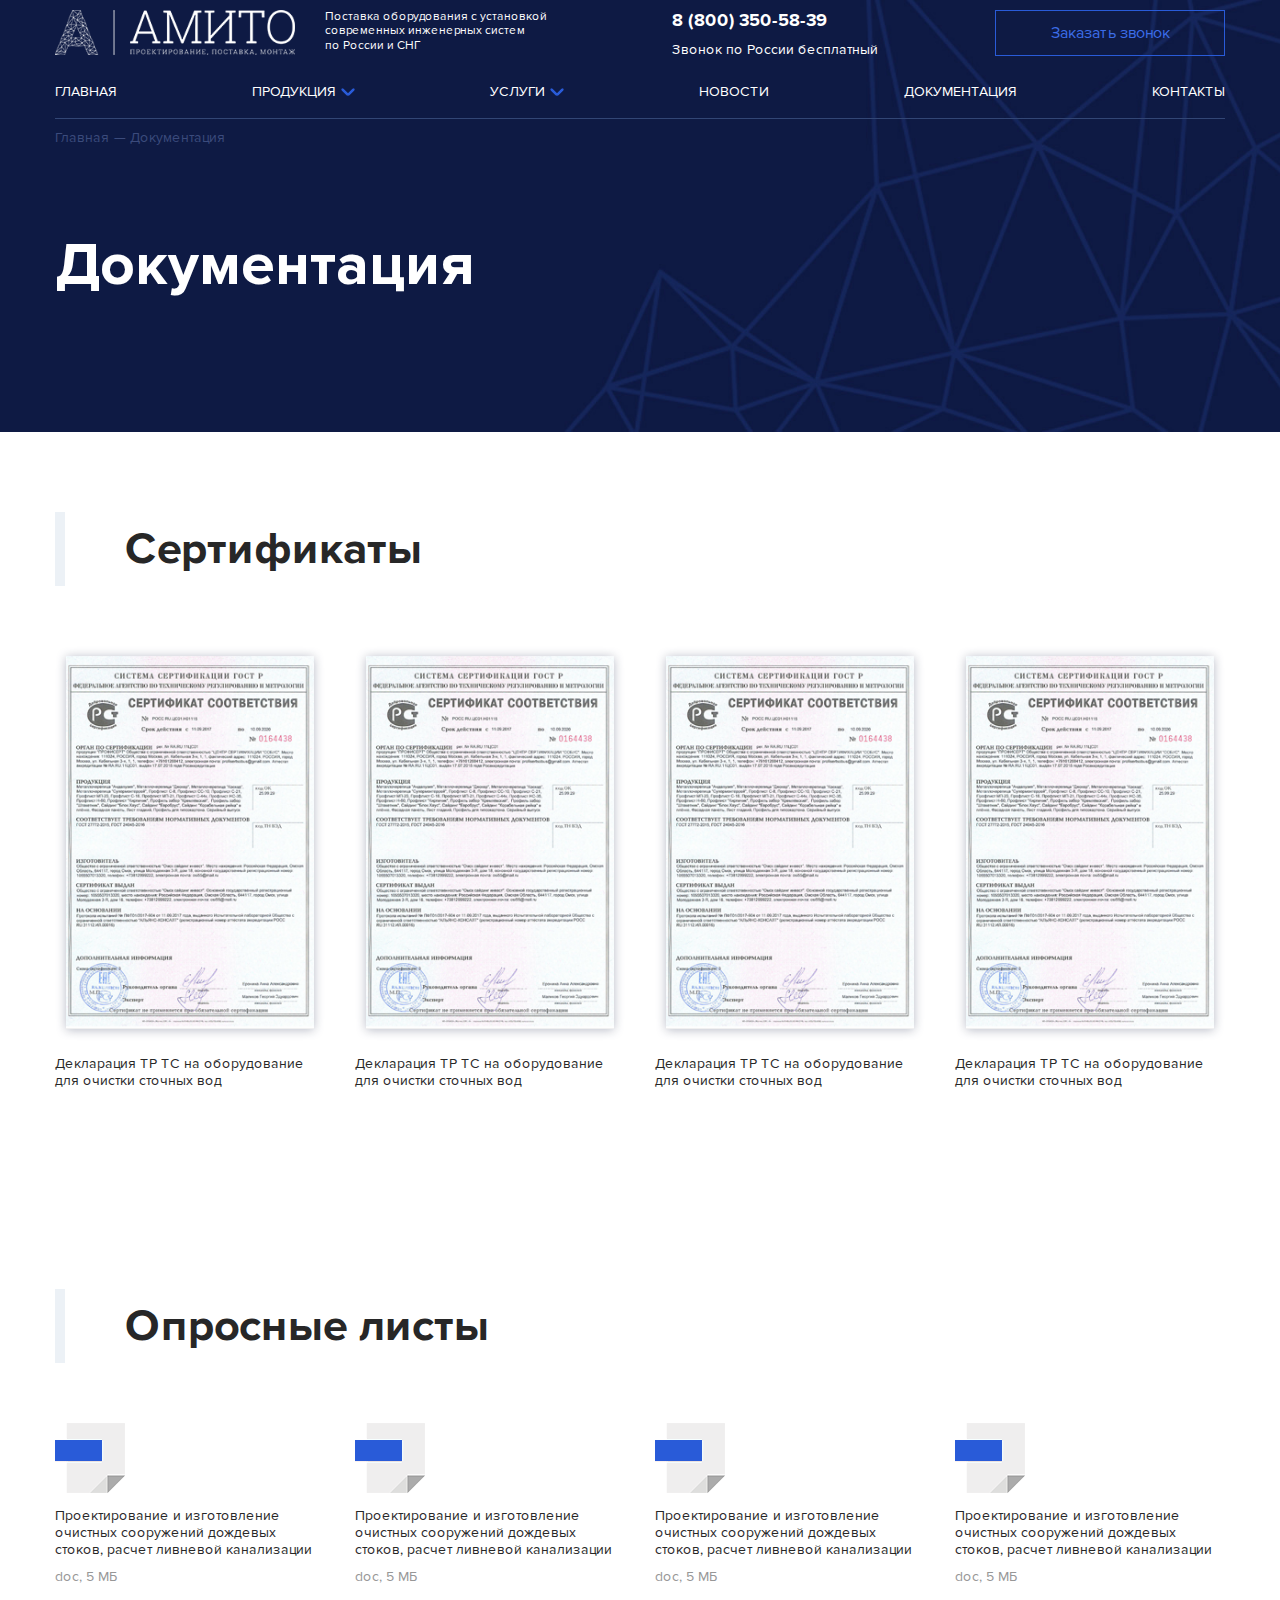
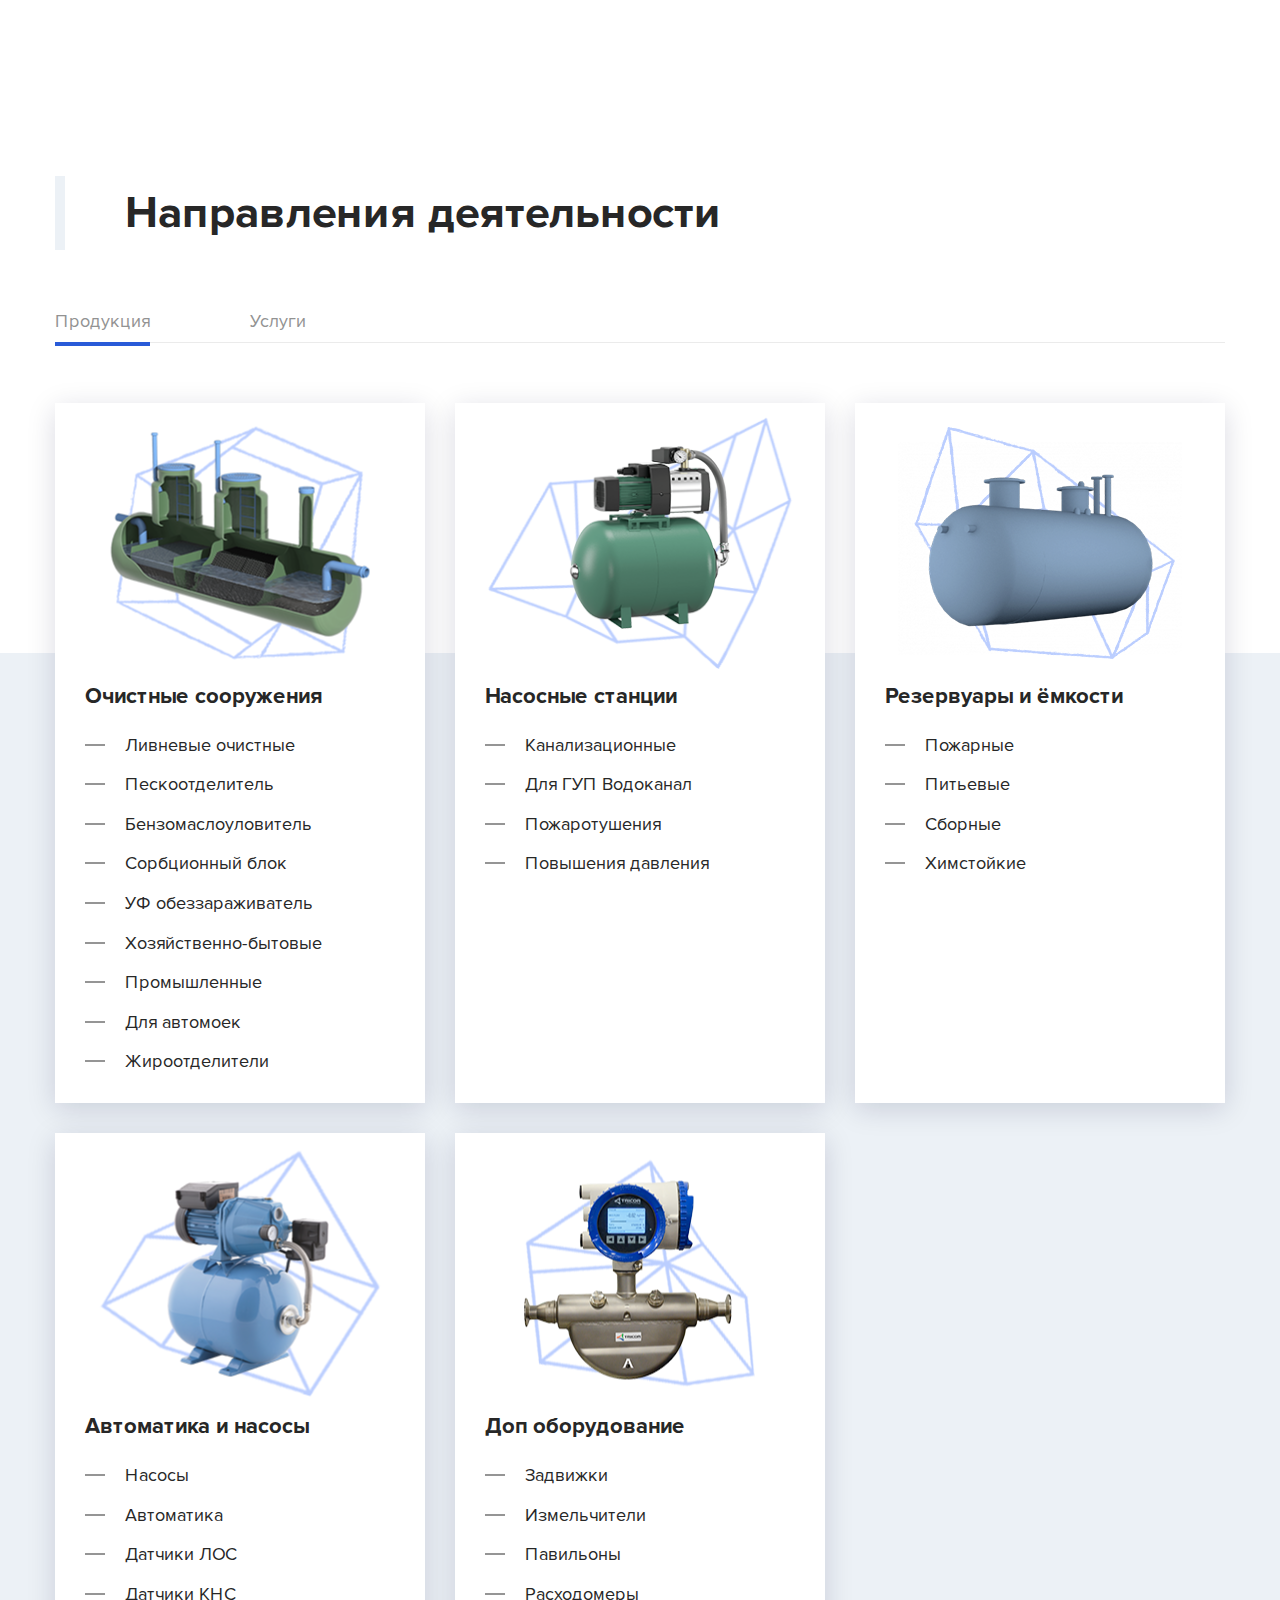
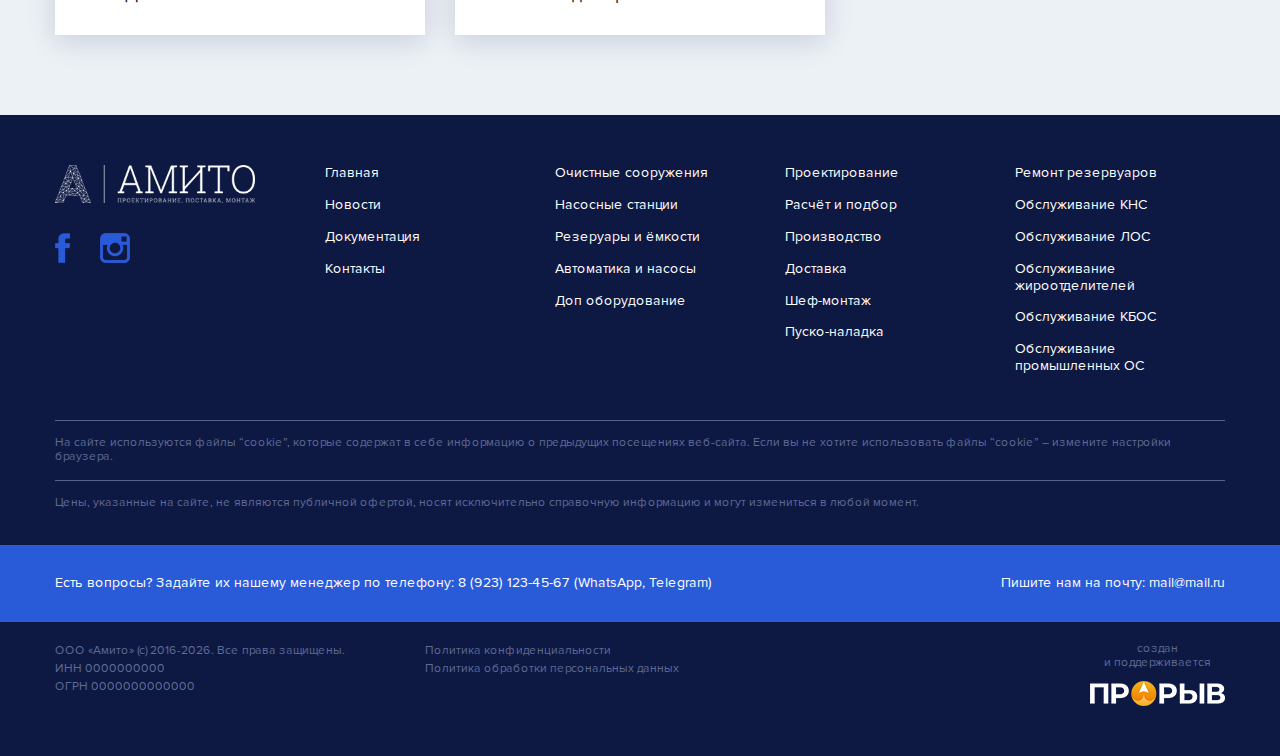
<file: documents.html>
<!DOCTYPE html>
<html>
<head>
	<title></title>
	<meta name="keywords" content=''>
	<meta name="description" content=''>

	<meta name="format-detection" content="telephone=no">

	<meta http-equiv="Content-Type" content="text/html; charset=utf-8">
	<meta name="viewport" content="width=device-width,minimum-scale=1,maximum-scale=1">
	<link rel="stylesheet" href="css/reset.css" type="text/css">
	<link rel="stylesheet" href="css/jquery.fancybox.css" type="text/css">
	<link rel="stylesheet" href="css/slick.css" type="text/css">
	<link rel="stylesheet" href="css/chosen.min.css" type="text/css"/>
	<link rel="stylesheet" href="css/layout.css" type="text/css">
	<link rel="stylesheet" href="css/main.css" type="text/css">

</head>
<body>
	<div class="body-wrap">
		<div class="b header">
			<div class="header-top">
				<div class="container">
					<div class="wrap">
						<div class="header-burger">
							<div class="mobile-btn">
								<div class="mobile-btn-el"></div>
							</div>
						</div>
						<div class="header-logo">
							<a href="/"><img src="i/logo.png" alt=""></a>
						</div>
						<div class="header-content">
							<div class="logo-text">Поставка оборудования с установкой современных инженерных систем по&nbsp;России и&nbsp;СНГ</div>
							<div class="phone">
								<a href="tel:+78003505839">8 (800) 350-58-39</a>
								<span>Звонок по России бесплатный</span>
							</div>
							<a href="#" class="header-btn">Заказать звонок</a>
						</div>
					</div>
				</div>
			</div>
			<div class="header-bot">
				<div class="container">
					<div class="header-nav">
						<ul>
							<li><a href="/">Главная</a></li>
							<li class="li-drop"><a href="/">Продукция</a></li>
							<li class="li-drop"><a href="/">Услуги</a></li>
							<li><a href="/">Новости</a></li>
							<li><a href="/">Документация</a></li>
							<li><a href="/">Контакты</a></li>
						</ul>
					</div>
				</div>
			</div>
			<div class="mobile-menu">
				<div class="close-btn"></div>
				<ul class="nav">
					<li><a href="/">Главная</a></li>
					<li class="nav-drop"><a href="/">Продукция</a></li>
					<li class="nav-drop"><a href="/">Услуги</a></li>
					<li><a href="/">Новости</a></li>
					<li><a href="/">Документация</a></li>
					<li><a href="/">Контакты</a></li>
				</ul>
				<div class="phone">
					<a href="tel:+78003505839">8 (800) 350-58-39</a>
					<span>Звонок по России бесплатный</span>
				</div>
			</div>
		</div>

		<div class="b breadcrumbs">
			<div class="container">
				<ul>
					<li><a href="/">Главная</a></li>
					<li>— Документация</li>
				</ul>
			</div>
		</div>

		<div class="b first-ekr" style="background-image:url('i/first-bg.jpg');">
			<div class="container">
				<h2 class="main-title">Документация</h2>
			</div>
		</div>

		<div class="b ekr left-align">
			<div class="container">
				<h2 class="title title-line">Сертификаты</h2>
				<ul class="sertificates">
					<li>
						<a href="i/sert.png" data-fancybox="sertificates" class="fancybox-gal">
							<img src="i/sert.png" alt="">
							<p>Декларация ТР&nbsp;ТС на&nbsp;оборудование для&nbsp;очистки сточных вод</p>
						</a>
					</li>
					<li>
						<a href="i/sert.png" data-fancybox="sertificates" class="fancybox-gal">
							<img src="i/sert.png" alt="">
							<p>Декларация ТР&nbsp;ТС на&nbsp;оборудование для&nbsp;очистки сточных вод</p>
						</a>
					</li>
					<li>
						<a href="i/sert.png" data-fancybox="sertificates" class="fancybox-gal">
							<img src="i/sert.png" alt="">
							<p>Декларация ТР&nbsp;ТС на&nbsp;оборудование для&nbsp;очистки сточных вод</p>
						</a>
					</li>
					<li>
						<a href="i/sert.png" data-fancybox="sertificates" class="fancybox-gal">
							<img src="i/sert.png" alt="">
							<p>Декларация ТР&nbsp;ТС на&nbsp;оборудование для&nbsp;очистки сточных вод</p>
						</a>
					</li>
				</ul>
			</div>
		</div>

		<div class="b ekr left-align">
			<div class="container">
				<h2 class="title title-line">Опросные листы</h2>
				<ul class="docs">
					<li>
						<a href="#" target="_blank">
							<img src="i/doc-i.png" alt="">
							<div class="name">Проектирование и&nbsp;изготовление очистных сооружений дождевых стоков, расчет ливневой канализации</div>
							<div class="size">doc, 5&nbsp;МБ</div>
						</a>
					</li>
					<li>
						<a href="#" target="_blank">
							<img src="i/doc-i.png" alt="">
							<div class="name">Проектирование и&nbsp;изготовление очистных сооружений дождевых стоков, расчет ливневой канализации</div>
							<div class="size">doc, 5&nbsp;МБ</div>
						</a>
					</li>
					<li>
						<a href="#" target="_blank">
							<img src="i/doc-i.png" alt="">
							<div class="name">Проектирование и&nbsp;изготовление очистных сооружений дождевых стоков, расчет ливневой канализации</div>
							<div class="size">doc, 5&nbsp;МБ</div>
						</a>
					</li>
					<li>
						<a href="#" target="_blank">
							<img src="i/doc-i.png" alt="">
							<div class="name">Проектирование и&nbsp;изготовление очистных сооружений дождевых стоков, расчет ливневой канализации</div>
							<div class="size">doc, 5&nbsp;МБ</div>
						</a>
					</li>
				</ul>
			</div>
		</div>

		<div class="b services">
			<div class="services-top">
				<div class="container">
					<h2 class="title title-line">Направления деятельности</h2>
					<ul class="filter-services">
						<li data-filter="#products" class="active">Продукция</li>
						<li data-filter="#services">Услуги</li>
					</ul>
				</div>
			</div>
			<div class="services-bot small">
				<div class="wrap">
					<div class="container">
						<div id="products" class="services-wrap active">
							<div class="products">
								<div class="product">
									<div class="image"><img src="i/prod-1.png"></div>
									<div class="content">
										<div class="name"><a href="#">Очистные сооружения</a></div>
										<ul>
											<li><a href="#">Ливневые очистные</a></li>
											<li><a href="#">Пескоотделитель</a></li>
											<li><a href="#">Бензомаслоуловитель</a></li>
											<li><a href="#">Сорбционный блок</a></li>
											<li><a href="#">УФ обеззараживатель</a></li>
											<li><a href="#">Хозяйственно-бытовые</a></li>
											<li><a href="#">Промышленные</a></li>
											<li><a href="#">Для автомоек</a></li>
											<li><a href="#">Жироотделители</a></li>
										</ul>
									</div>
								</div>
								<div class="product">
									<div class="image"><img src="i/prod-2.png"></div>
									<div class="content">
										<div class="name"><a href="#">Насосные станции</a></div>
										<ul>
											<li><a href="#">Канализационные</a></li>
											<li><a href="#">Для ГУП Водоканал</a></li>
											<li><a href="#">Пожаротушения</a></li>
											<li><a href="#">Повышения давления</a></li>
										</ul>
									</div>
								</div>
								<div class="product">
									<div class="image"><img src="i/prod-3.png"></div>
									<div class="content">
										<div class="name"><a href="#">Резервуары и ёмкости</a></div>
										<ul>
											<li><a href="#">Пожарные</a></li>
											<li><a href="#">Питьевые</a></li>
											<li><a href="#">Сборные</a></li>
											<li><a href="#">Химстойкие</a></li>
										</ul>
									</div>
								</div>
								<div class="product">
									<div class="image"><img src="i/prod-4.png"></div>
									<div class="content">
										<div class="name"><a href="#">Автоматика и насосы</a></div>
										<ul>
											<li><a href="#">Насосы</a></li>
											<li><a href="#">Автоматика</a></li>
											<li><a href="#">Датчики ЛОС</a></li>
											<li><a href="#">Датчики КНС</a></li>
										</ul>
									</div>
								</div>
								<div class="product">
									<div class="image"><img src="i/prod-5.png"></div>
									<div class="content">
										<div class="name"><a href="#">Доп оборудование</a></div>
										<ul>
											<li><a href="#">Задвижки</a></li>
											<li><a href="#">Измельчители</a></li>
											<li><a href="#">Павильоны</a></li>
											<li><a href="#">Расходомеры</a></li>
										</ul>
									</div>
								</div>
							</div>
						</div>
						<div id="services" class="services-wrap">
							<ul class="services-list">
								<li>
									<div class="image">
										<img src="i/serv-1.png" alt="">
									</div>
									<div class="content">
										<div class="name">Проектирование</div>
										<div class="text">Вычислим объем поступающих на очистку стоков и диапазон мощностей необходимого оборудования. Подготовим план системы водоотведения, расположения КНС, ЛОС, ёмкостей, трубопроводов и шкафов управления. Подготовим комплект рабочей документации проекта.</div>
										<a href="#" class="services-more">Подробнее</a>
									</div>
								</li>
								<li>
									<div class="image">
										<img src="i/serv-2.png" alt="">
									</div>
									<div class="content">
										<div class="name">Расчёт и подбор</div>
										<div class="text">Всегда рады помочь Вам в подборе необходимого оборудования, максимально соответствующего Вашим требованиям, в кратчайшие сроки произвести расчет необходимой конфигурации, ответить на любые Ваши вопросы относительно предлагаемых нашей компанией продуктов.</div>
										<a href="#" class="services-more">Подробнее</a>
									</div>
								</li>
								<li>
									<div class="image">
										<img src="i/serv-3.png" alt="">
									</div>
									<div class="content">
										<div class="name">Производство</div>
										<div class="text">Всегда рады помочь Вам в подборе необходимого оборудования, максимально соответствующего Вашим требованиям, в кратчайшие сроки произвести расчет необходимой конфигурации, ответить на любые Ваши вопросы относительно предлагаемых нашей компанией продуктов.</div>
										<a href="#" class="services-more">Подробнее</a>
									</div>
								</li>
								<li>
									<div class="image">
										<img src="i/serv-4.png" alt="">
									</div>
									<div class="content">
										<div class="name">Доставка</div>
										<div class="text">Всегда рады помочь Вам в подборе необходимого оборудования, максимально соответствующего Вашим требованиям, в кратчайшие сроки произвести расчет необходимой конфигурации, ответить на любые Ваши вопросы относительно предлагаемых нашей компанией продуктов.</div>
										<a href="#" class="services-more">Подробнее</a>
									</div>
								</li>
								<li>
									<div class="image">
										<img src="i/serv-5.png" alt="">
									</div>
									<div class="content">
										<div class="name">Шеф-монтаж</div>
										<div class="text">Вычислим объем поступающих на очистку стоков и диапазон мощностей необходимого оборудования. Подготовим план системы водоотведения, расположения КНС, ЛОС, ёмкостей, трубопроводов и шкафов управления. Подготовим комплект рабочей документации проекта.</div>
										<a href="#" class="services-more">Подробнее</a>
									</div>
								</li>
								<li>
									<div class="image">
										<img src="i/serv-6.png" alt="">
									</div>
									<div class="content">
										<div class="name">Пуско-наладка</div>
										<div class="text">Всегда рады помочь Вам в подборе необходимого оборудования, максимально соответствующего Вашим требованиям, в кратчайшие сроки произвести расчет необходимой конфигурации, ответить на любые Ваши вопросы относительно предлагаемых нашей компанией продуктов.</div>
										<a href="#" class="services-more">Подробнее</a>
									</div>
								</li>
								<li>
									<div class="image">
										<img src="i/serv-7.png" alt="">
									</div>
									<div class="content">
										<div class="name">Ремонт резервуаров</div>
										<div class="text">Всегда рады помочь Вам в подборе необходимого оборудования, максимально соответствующего Вашим требованиям, в кратчайшие сроки произвести расчет необходимой конфигурации, ответить на любые Ваши вопросы относительно предлагаемых нашей компанией продуктов.</div>
										<a href="#" class="services-more">Подробнее</a>
									</div>
								</li>
								<li>
									<div class="image">
										<img src="i/serv-8.png" alt="">
									</div>
									<div class="content">
										<div class="name">Обслуживание КНС</div>
										<div class="text">Всегда рады помочь Вам в подборе необходимого оборудования, максимально соответствующего Вашим требованиям, в кратчайшие сроки произвести расчет необходимой конфигурации, ответить на любые Ваши вопросы относительно предлагаемых нашей компанией продуктов.</div>
										<a href="#" class="services-more">Подробнее</a>
									</div>
								</li>
								<li>
									<div class="image">
										<img src="i/serv-9.png" alt="">
									</div>
									<div class="content">
										<div class="name">Обслуживание ЛОС</div>
										<div class="text">Вычислим объем поступающих на очистку стоков и диапазон мощностей необходимого оборудования. Подготовим план системы водоотведения, расположения КНС, ЛОС, ёмкостей, трубопроводов и шкафов управления. Подготовим комплект рабочей документации проекта.</div>
										<a href="#" class="services-more">Подробнее</a>
									</div>
								</li>
								<li>
									<div class="image">
										<img src="i/serv-10.png" alt="">
									</div>
									<div class="content">
										<div class="name">Обслуживание жироотделителей</div>
										<div class="text">Всегда рады помочь Вам в подборе необходимого оборудования, максимально соответствующего Вашим требованиям, в кратчайшие сроки произвести расчет необходимой конфигурации, ответить на любые Ваши вопросы относительно предлагаемых нашей компанией продуктов.</div>
										<a href="#" class="services-more">Подробнее</a>
									</div>
								</li>
								<li>
									<div class="image">
										<img src="i/serv-11.png" alt="">
									</div>
									<div class="content">
										<div class="name">Обслуживание КБОС</div>
										<div class="text">Всегда рады помочь Вам в подборе необходимого оборудования, максимально соответствующего Вашим требованиям, в кратчайшие сроки произвести расчет необходимой конфигурации, ответить на любые Ваши вопросы относительно предлагаемых нашей компанией продуктов.</div>
										<a href="#" class="services-more">Подробнее</a>
									</div>
								</li>
								<li>
									<div class="image">
										<img src="i/serv-12.png" alt="">
									</div>
									<div class="content">
										<div class="name">Обслуживание промышленных ОС</div>
										<div class="text">Всегда рады помочь Вам в подборе необходимого оборудования, максимально соответствующего Вашим требованиям, в кратчайшие сроки произвести расчет необходимой конфигурации, ответить на любые Ваши вопросы относительно предлагаемых нашей компанией продуктов.</div>
										<a href="#" class="services-more">Подробнее</a>
									</div>
								</li>
							</ul>
						</div>
					</div>
				</div>
			</div>
		</div>

		<div class="b footer">
			<div class="footer-top">
				<div class="container">
					<div class="wrap">
						<div class="footer-logo-wrap">
							<div class="footer-logo">
								<a href="/"><img src="i/logo.png" alt=""></a>
							</div>
							<div class="footer-social">
								<a href="#"><img src="i/soc-1.png"></a>
								<a href="#"><img src="i/soc-2.png"></a>
							</div>
						</div>
						<div class="footer-nav">
							<ul>
								<li><a href="/">Главная</a></li>
								<li><a href="/">Новости</a></li>
								<li><a href="/">Документация</a></li>
								<li><a href="/">Контакты</a></li>
							</ul>
							<ul>
								<li><a href="/">Очистные сооружения</a></li>
								<li><a href="/">Насосные станции</a></li>
								<li><a href="/">Резеруары и ёмкости</a></li>
								<li><a href="/">Автоматика и насосы</a></li>
								<li><a href="/">Доп оборудование</a></li>
							</ul>
							<ul>
								<li><a href="/">Проектирование</a></li>
								<li><a href="/">Расчёт и подбор</a></li>
								<li><a href="/">Производство</a></li>
								<li><a href="/">Доставка</a></li>
								<li><a href="/">Шеф-монтаж</a></li>
								<li><a href="/">Пуско-наладка</a></li>
							</ul>
							<ul>
								<li><a href="/">Ремонт резервуаров</a></li>
								<li><a href="/">Обслуживание КНС</a></li>
								<li><a href="/">Обслуживание ЛОС</a></li>
								<li><a href="/">Обслуживание жироотделителей</a></li>
								<li><a href="/">Обслуживание КБОС</a></li>
								<li><a href="/">Обслуживание промышленных&nbsp;ОС</a></li>
							</ul>
						</div>
					</div>
					<div class="footer-cookie">
						<p>На сайте используются <a href="#" target="_blank">файлы “cookie”</a>, которые содержат в себе информацию о предыдущих посещениях веб-сайта. Если вы не хотите использовать <a href="#" target="_blank">файлы “cookie”</a> – измените настройки браузера.</p>
						<p>Цены, указанные на сайте, не являются публичной офертой, носят исключительно справочную информацию и могут измениться в любой момент.</p>
					</div>
				</div>
			</div>
			<div class="footer-mid">
				<div class="container">
					<div class="wrap">
						<p>Есть вопросы? Задайте их нашему менеджер по телефону: <a href="tel:+79231234567">8 (923) 123-45-67</a> (WhatsApp, Telegram)</p>
						<p>Пишите нам на почту: <a href="mailto:mail@mail.ru">mail@mail.ru</a></p>
					</div>
				</div>
			</div>
			<div class="footer-bot">
				<div class="container">
					<div class="wrap">
						<div class="footer-info">
							<ul>
								<li>ООО «Амито» (c) 2016-<span id="footer-year">2019</span>. Все права защищены.</li>
								<li>ИНН 0000000000</li>
								<li>ОГРН 0000000000000</li>
							</ul>
							<ul>
								<li><a href="#" target="_blank">Политика конфиденциальности</a></li>
								<li><a href="#" target="_blank">Политика обработки персональных данных</a></li>
							</ul>
						</div>
						<div class="footer-logo-dev">
							<a href="https://atkgroup.pro" target="_blank">
								<p>создан и&nbsp;поддерживается</p>
								<img src="i/logo-dev.png">
							</a>
						</div>
					</div>
				</div>
			</div>
		</div>

		<div style="display:none;">
		</div>
	</div>

	<script type="text/javascript" src="js/jquery-2.1.1.min.js"></script>
	<script type="text/javascript" src="js/jquery.fancybox.js"></script>
	<script type="text/javascript" src="js/jquery.inputmask.bundle.js"></script>
	<script type="text/javascript" src="js/slick.js"></script>
	<script type="text/javascript" src="js/chosen.jquery.min.js"></script>
	<script type="text/javascript" src="js/main.js"></script>
</body>
</html>
</file>
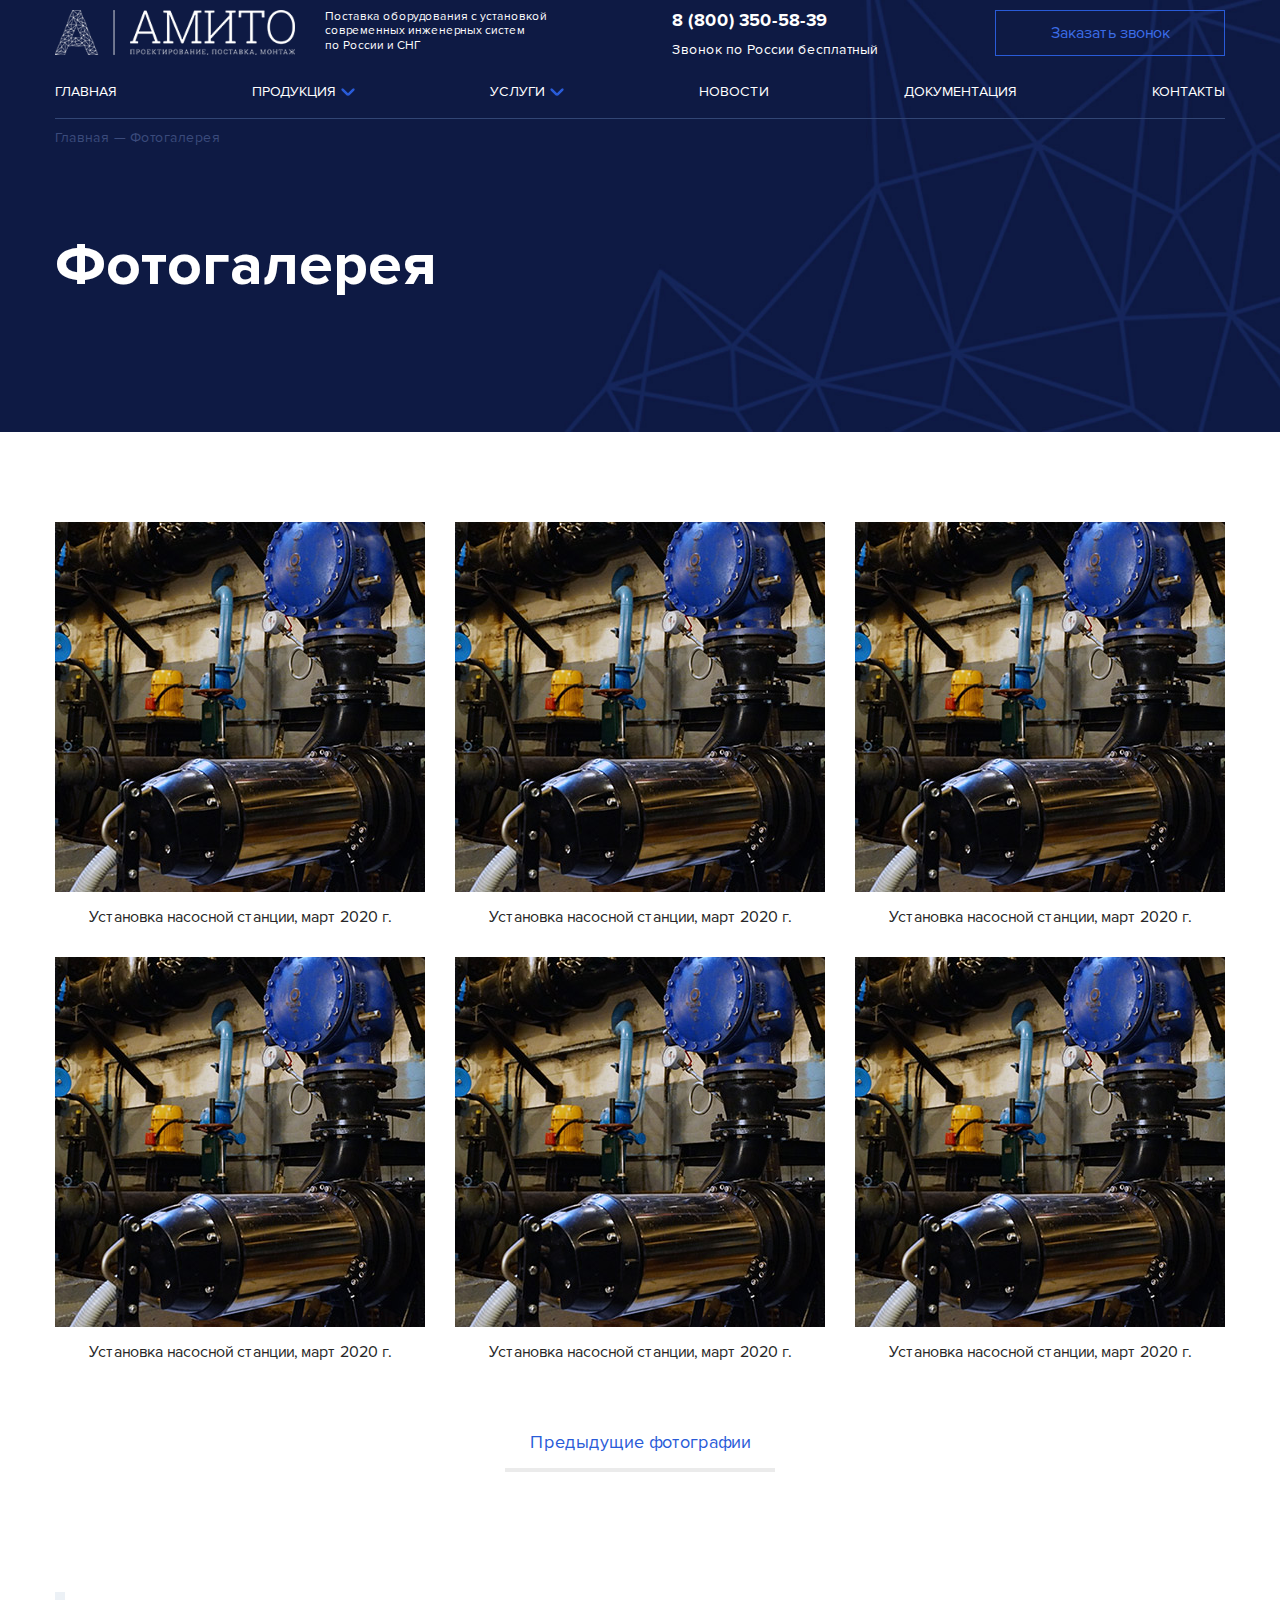
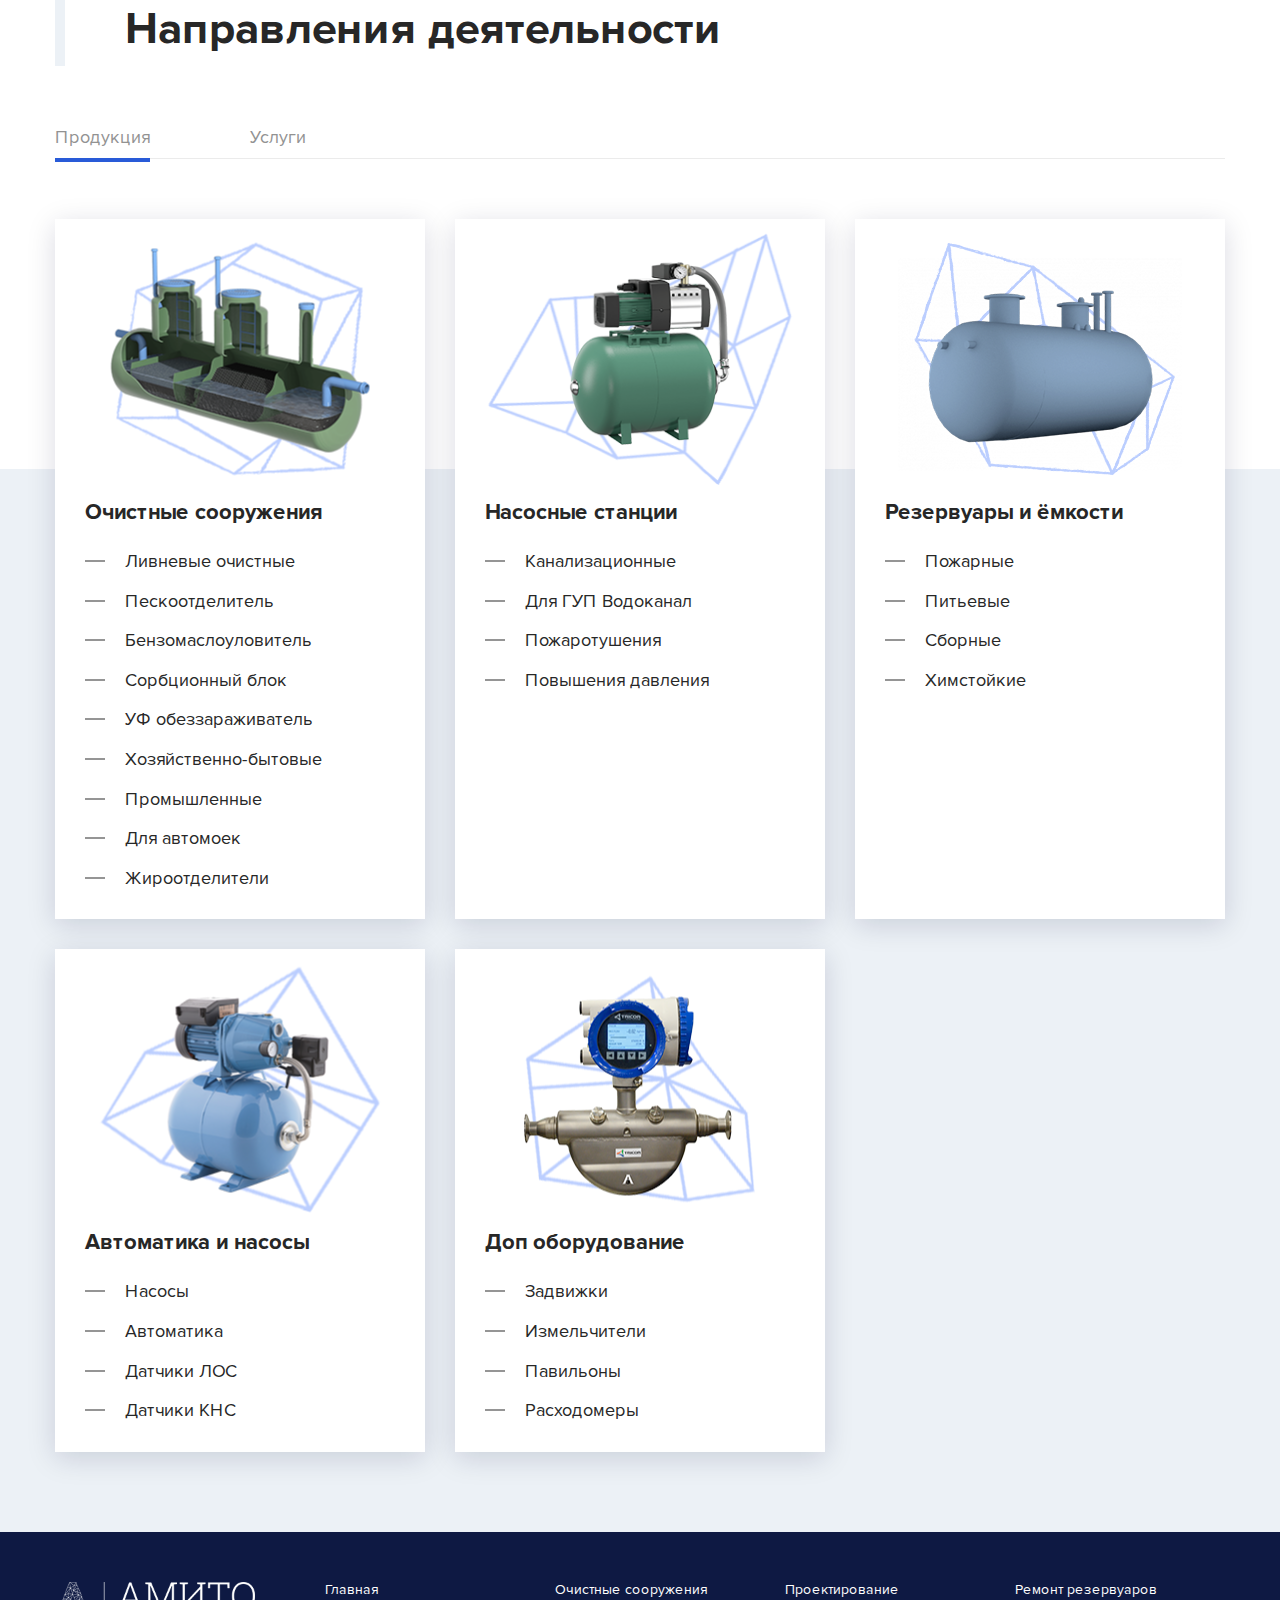
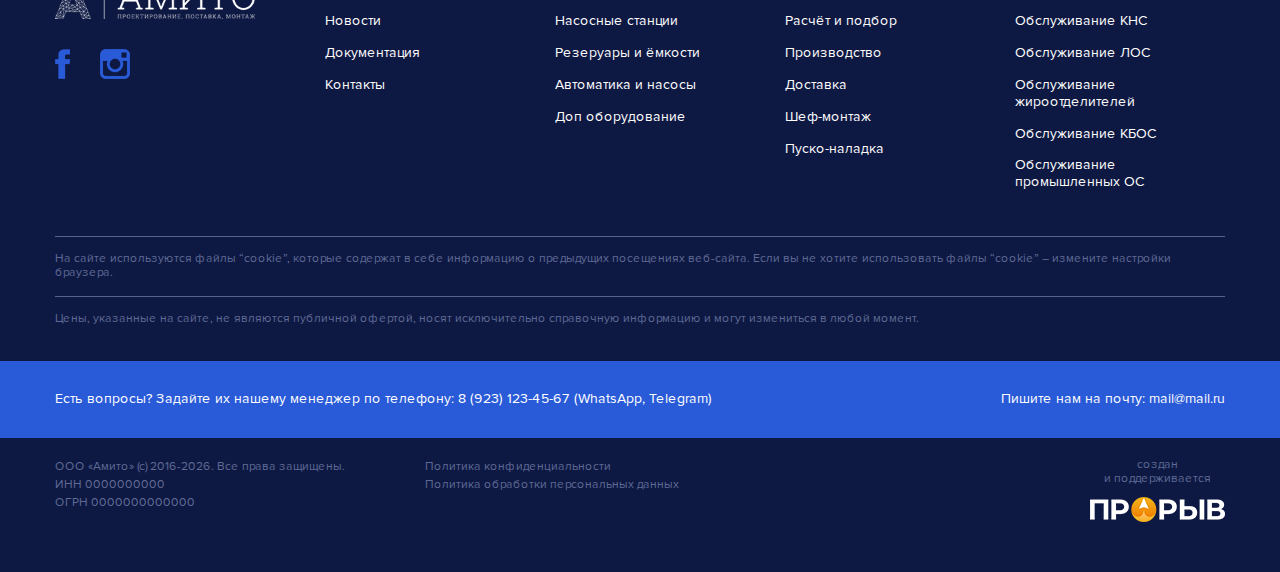
<file: gallery.html>
<!DOCTYPE html>
<html>
<head>
	<title></title>
	<meta name="keywords" content=''>
	<meta name="description" content=''>

	<meta name="format-detection" content="telephone=no">

	<meta http-equiv="Content-Type" content="text/html; charset=utf-8">
	<meta name="viewport" content="width=device-width,minimum-scale=1,maximum-scale=1">
	<link rel="stylesheet" href="css/reset.css" type="text/css">
	<link rel="stylesheet" href="css/jquery.fancybox.css" type="text/css">
	<link rel="stylesheet" href="css/slick.css" type="text/css">
	<link rel="stylesheet" href="css/chosen.min.css" type="text/css"/>
	<link rel="stylesheet" href="css/layout.css" type="text/css">
	<link rel="stylesheet" href="css/main.css" type="text/css">

</head>
<body>
	<div class="body-wrap">
		<div class="b header">
			<div class="header-top">
				<div class="container">
					<div class="wrap">
						<div class="header-burger">
							<div class="mobile-btn">
								<div class="mobile-btn-el"></div>
							</div>
						</div>
						<div class="header-logo">
							<a href="/"><img src="i/logo.png" alt=""></a>
						</div>
						<div class="header-content">
							<div class="logo-text">Поставка оборудования с установкой современных инженерных систем по&nbsp;России и&nbsp;СНГ</div>
							<div class="phone">
								<a href="tel:+78003505839">8 (800) 350-58-39</a>
								<span>Звонок по России бесплатный</span>
							</div>
							<a href="#" class="header-btn">Заказать звонок</a>
						</div>
					</div>
				</div>
			</div>
			<div class="header-bot">
				<div class="container">
					<div class="header-nav">
						<ul>
							<li><a href="/">Главная</a></li>
							<li class="li-drop"><a href="/">Продукция</a></li>
							<li class="li-drop"><a href="/">Услуги</a></li>
							<li><a href="/">Новости</a></li>
							<li><a href="/">Документация</a></li>
							<li><a href="/">Контакты</a></li>
						</ul>
					</div>
				</div>
			</div>
			<div class="mobile-menu">
				<div class="close-btn"></div>
				<ul class="nav">
					<li><a href="/">Главная</a></li>
					<li class="nav-drop"><a href="/">Продукция</a></li>
					<li class="nav-drop"><a href="/">Услуги</a></li>
					<li><a href="/">Новости</a></li>
					<li><a href="/">Документация</a></li>
					<li><a href="/">Контакты</a></li>
				</ul>
				<div class="phone">
					<a href="tel:+78003505839">8 (800) 350-58-39</a>
					<span>Звонок по России бесплатный</span>
				</div>
			</div>
		</div>

		<div class="b breadcrumbs">
			<div class="container">
				<ul>
					<li><a href="/">Главная</a></li>
					<li>— Фотогалерея</li>
				</ul>
			</div>
		</div>

		<div class="b first-ekr" style="background-image:url('i/first-bg.jpg');">
			<div class="container">
				<h2 class="main-title">Фотогалерея</h2>
			</div>
		</div>

		<div class="b ekr">
			<div class="container">
				<ul class="gallery-list">
					<li>
						<a href="i/gal-img.jpg" class="fancybox-gal" data-fancybox="gal">
							<img src="i/gal-img.jpg">
							<p>Установка насосной станции, март 2020 г.</p>
						</a>
					</li>
					<li>
						<a href="i/gal-img.jpg" class="fancybox-gal" data-fancybox="gal">
							<img src="i/gal-img.jpg">
							<p>Установка насосной станции, март 2020 г.</p>
						</a>
					</li>
					<li>
						<a href="i/gal-img.jpg" class="fancybox-gal" data-fancybox="gal">
							<img src="i/gal-img.jpg">
							<p>Установка насосной станции, март 2020 г.</p>
						</a>
					</li>
					<li>
						<a href="i/gal-img.jpg" class="fancybox-gal" data-fancybox="gal">
							<img src="i/gal-img.jpg">
							<p>Установка насосной станции, март 2020 г.</p>
						</a>
					</li>
					<li>
						<a href="i/gal-img.jpg" class="fancybox-gal" data-fancybox="gal">
							<img src="i/gal-img.jpg">
							<p>Установка насосной станции, март 2020 г.</p>
						</a>
					</li>
					<li>
						<a href="i/gal-img.jpg" class="fancybox-gal" data-fancybox="gal">
							<img src="i/gal-img.jpg">
							<p>Установка насосной станции, март 2020 г.</p>
						</a>
					</li>
				</ul>
				<a href="#" class="btn more gray">Предыдущие фотографии</a>
			</div>
		</div>

		<div class="b services">
			<div class="services-top small">
				<div class="container">
					<h2 class="title title-line">Направления деятельности</h2>
					<ul class="filter-services">
						<li data-filter="#products" class="active">Продукция</li>
						<li data-filter="#services">Услуги</li>
					</ul>
				</div>
			</div>
			<div class="services-bot small">
				<div class="wrap">
					<div class="container">
						<div id="products" class="services-wrap active">
							<div class="products">
								<div class="product">
									<div class="image"><img src="i/prod-1.png"></div>
									<div class="content">
										<div class="name"><a href="#">Очистные сооружения</a></div>
										<ul>
											<li><a href="#">Ливневые очистные</a></li>
											<li><a href="#">Пескоотделитель</a></li>
											<li><a href="#">Бензомаслоуловитель</a></li>
											<li><a href="#">Сорбционный блок</a></li>
											<li><a href="#">УФ обеззараживатель</a></li>
											<li><a href="#">Хозяйственно-бытовые</a></li>
											<li><a href="#">Промышленные</a></li>
											<li><a href="#">Для автомоек</a></li>
											<li><a href="#">Жироотделители</a></li>
										</ul>
									</div>
								</div>
								<div class="product">
									<div class="image"><img src="i/prod-2.png"></div>
									<div class="content">
										<div class="name"><a href="#">Насосные станции</a></div>
										<ul>
											<li><a href="#">Канализационные</a></li>
											<li><a href="#">Для ГУП Водоканал</a></li>
											<li><a href="#">Пожаротушения</a></li>
											<li><a href="#">Повышения давления</a></li>
										</ul>
									</div>
								</div>
								<div class="product">
									<div class="image"><img src="i/prod-3.png"></div>
									<div class="content">
										<div class="name"><a href="#">Резервуары и ёмкости</a></div>
										<ul>
											<li><a href="#">Пожарные</a></li>
											<li><a href="#">Питьевые</a></li>
											<li><a href="#">Сборные</a></li>
											<li><a href="#">Химстойкие</a></li>
										</ul>
									</div>
								</div>
								<div class="product">
									<div class="image"><img src="i/prod-4.png"></div>
									<div class="content">
										<div class="name"><a href="#">Автоматика и насосы</a></div>
										<ul>
											<li><a href="#">Насосы</a></li>
											<li><a href="#">Автоматика</a></li>
											<li><a href="#">Датчики ЛОС</a></li>
											<li><a href="#">Датчики КНС</a></li>
										</ul>
									</div>
								</div>
								<div class="product">
									<div class="image"><img src="i/prod-5.png"></div>
									<div class="content">
										<div class="name"><a href="#">Доп оборудование</a></div>
										<ul>
											<li><a href="#">Задвижки</a></li>
											<li><a href="#">Измельчители</a></li>
											<li><a href="#">Павильоны</a></li>
											<li><a href="#">Расходомеры</a></li>
										</ul>
									</div>
								</div>
							</div>
						</div>
						<div id="services" class="services-wrap">
							<ul class="services-list">
								<li>
									<div class="image">
										<img src="i/serv-1.png" alt="">
									</div>
									<div class="content">
										<div class="name">Проектирование</div>
										<div class="text">Вычислим объем поступающих на очистку стоков и диапазон мощностей необходимого оборудования. Подготовим план системы водоотведения, расположения КНС, ЛОС, ёмкостей, трубопроводов и шкафов управления. Подготовим комплект рабочей документации проекта.</div>
										<a href="#" class="services-more">Подробнее</a>
									</div>
								</li>
								<li>
									<div class="image">
										<img src="i/serv-2.png" alt="">
									</div>
									<div class="content">
										<div class="name">Расчёт и подбор</div>
										<div class="text">Всегда рады помочь Вам в подборе необходимого оборудования, максимально соответствующего Вашим требованиям, в кратчайшие сроки произвести расчет необходимой конфигурации, ответить на любые Ваши вопросы относительно предлагаемых нашей компанией продуктов.</div>
										<a href="#" class="services-more">Подробнее</a>
									</div>
								</li>
								<li>
									<div class="image">
										<img src="i/serv-3.png" alt="">
									</div>
									<div class="content">
										<div class="name">Производство</div>
										<div class="text">Всегда рады помочь Вам в подборе необходимого оборудования, максимально соответствующего Вашим требованиям, в кратчайшие сроки произвести расчет необходимой конфигурации, ответить на любые Ваши вопросы относительно предлагаемых нашей компанией продуктов.</div>
										<a href="#" class="services-more">Подробнее</a>
									</div>
								</li>
								<li>
									<div class="image">
										<img src="i/serv-4.png" alt="">
									</div>
									<div class="content">
										<div class="name">Доставка</div>
										<div class="text">Всегда рады помочь Вам в подборе необходимого оборудования, максимально соответствующего Вашим требованиям, в кратчайшие сроки произвести расчет необходимой конфигурации, ответить на любые Ваши вопросы относительно предлагаемых нашей компанией продуктов.</div>
										<a href="#" class="services-more">Подробнее</a>
									</div>
								</li>
								<li>
									<div class="image">
										<img src="i/serv-5.png" alt="">
									</div>
									<div class="content">
										<div class="name">Шеф-монтаж</div>
										<div class="text">Вычислим объем поступающих на очистку стоков и диапазон мощностей необходимого оборудования. Подготовим план системы водоотведения, расположения КНС, ЛОС, ёмкостей, трубопроводов и шкафов управления. Подготовим комплект рабочей документации проекта.</div>
										<a href="#" class="services-more">Подробнее</a>
									</div>
								</li>
								<li>
									<div class="image">
										<img src="i/serv-6.png" alt="">
									</div>
									<div class="content">
										<div class="name">Пуско-наладка</div>
										<div class="text">Всегда рады помочь Вам в подборе необходимого оборудования, максимально соответствующего Вашим требованиям, в кратчайшие сроки произвести расчет необходимой конфигурации, ответить на любые Ваши вопросы относительно предлагаемых нашей компанией продуктов.</div>
										<a href="#" class="services-more">Подробнее</a>
									</div>
								</li>
								<li>
									<div class="image">
										<img src="i/serv-7.png" alt="">
									</div>
									<div class="content">
										<div class="name">Ремонт резервуаров</div>
										<div class="text">Всегда рады помочь Вам в подборе необходимого оборудования, максимально соответствующего Вашим требованиям, в кратчайшие сроки произвести расчет необходимой конфигурации, ответить на любые Ваши вопросы относительно предлагаемых нашей компанией продуктов.</div>
										<a href="#" class="services-more">Подробнее</a>
									</div>
								</li>
								<li>
									<div class="image">
										<img src="i/serv-8.png" alt="">
									</div>
									<div class="content">
										<div class="name">Обслуживание КНС</div>
										<div class="text">Всегда рады помочь Вам в подборе необходимого оборудования, максимально соответствующего Вашим требованиям, в кратчайшие сроки произвести расчет необходимой конфигурации, ответить на любые Ваши вопросы относительно предлагаемых нашей компанией продуктов.</div>
										<a href="#" class="services-more">Подробнее</a>
									</div>
								</li>
								<li>
									<div class="image">
										<img src="i/serv-9.png" alt="">
									</div>
									<div class="content">
										<div class="name">Обслуживание ЛОС</div>
										<div class="text">Вычислим объем поступающих на очистку стоков и диапазон мощностей необходимого оборудования. Подготовим план системы водоотведения, расположения КНС, ЛОС, ёмкостей, трубопроводов и шкафов управления. Подготовим комплект рабочей документации проекта.</div>
										<a href="#" class="services-more">Подробнее</a>
									</div>
								</li>
								<li>
									<div class="image">
										<img src="i/serv-10.png" alt="">
									</div>
									<div class="content">
										<div class="name">Обслуживание жироотделителей</div>
										<div class="text">Всегда рады помочь Вам в подборе необходимого оборудования, максимально соответствующего Вашим требованиям, в кратчайшие сроки произвести расчет необходимой конфигурации, ответить на любые Ваши вопросы относительно предлагаемых нашей компанией продуктов.</div>
										<a href="#" class="services-more">Подробнее</a>
									</div>
								</li>
								<li>
									<div class="image">
										<img src="i/serv-11.png" alt="">
									</div>
									<div class="content">
										<div class="name">Обслуживание КБОС</div>
										<div class="text">Всегда рады помочь Вам в подборе необходимого оборудования, максимально соответствующего Вашим требованиям, в кратчайшие сроки произвести расчет необходимой конфигурации, ответить на любые Ваши вопросы относительно предлагаемых нашей компанией продуктов.</div>
										<a href="#" class="services-more">Подробнее</a>
									</div>
								</li>
								<li>
									<div class="image">
										<img src="i/serv-12.png" alt="">
									</div>
									<div class="content">
										<div class="name">Обслуживание промышленных ОС</div>
										<div class="text">Всегда рады помочь Вам в подборе необходимого оборудования, максимально соответствующего Вашим требованиям, в кратчайшие сроки произвести расчет необходимой конфигурации, ответить на любые Ваши вопросы относительно предлагаемых нашей компанией продуктов.</div>
										<a href="#" class="services-more">Подробнее</a>
									</div>
								</li>
							</ul>
						</div>
					</div>
				</div>
			</div>
		</div>

		<div class="b footer">
			<div class="footer-top">
				<div class="container">
					<div class="wrap">
						<div class="footer-logo-wrap">
							<div class="footer-logo">
								<a href="/"><img src="i/logo.png" alt=""></a>
							</div>
							<div class="footer-social">
								<a href="#"><img src="i/soc-1.png"></a>
								<a href="#"><img src="i/soc-2.png"></a>
							</div>
						</div>
						<div class="footer-nav">
							<ul>
								<li><a href="/">Главная</a></li>
								<li><a href="/">Новости</a></li>
								<li><a href="/">Документация</a></li>
								<li><a href="/">Контакты</a></li>
							</ul>
							<ul>
								<li><a href="/">Очистные сооружения</a></li>
								<li><a href="/">Насосные станции</a></li>
								<li><a href="/">Резеруары и ёмкости</a></li>
								<li><a href="/">Автоматика и насосы</a></li>
								<li><a href="/">Доп оборудование</a></li>
							</ul>
							<ul>
								<li><a href="/">Проектирование</a></li>
								<li><a href="/">Расчёт и подбор</a></li>
								<li><a href="/">Производство</a></li>
								<li><a href="/">Доставка</a></li>
								<li><a href="/">Шеф-монтаж</a></li>
								<li><a href="/">Пуско-наладка</a></li>
							</ul>
							<ul>
								<li><a href="/">Ремонт резервуаров</a></li>
								<li><a href="/">Обслуживание КНС</a></li>
								<li><a href="/">Обслуживание ЛОС</a></li>
								<li><a href="/">Обслуживание жироотделителей</a></li>
								<li><a href="/">Обслуживание КБОС</a></li>
								<li><a href="/">Обслуживание промышленных&nbsp;ОС</a></li>
							</ul>
						</div>
					</div>
					<div class="footer-cookie">
						<p>На сайте используются <a href="#" target="_blank">файлы “cookie”</a>, которые содержат в себе информацию о предыдущих посещениях веб-сайта. Если вы не хотите использовать <a href="#" target="_blank">файлы “cookie”</a> – измените настройки браузера.</p>
						<p>Цены, указанные на сайте, не являются публичной офертой, носят исключительно справочную информацию и могут измениться в любой момент.</p>
					</div>
				</div>
			</div>
			<div class="footer-mid">
				<div class="container">
					<div class="wrap">
						<p>Есть вопросы? Задайте их нашему менеджер по телефону: <a href="tel:+79231234567">8 (923) 123-45-67</a> (WhatsApp, Telegram)</p>
						<p>Пишите нам на почту: <a href="mailto:mail@mail.ru">mail@mail.ru</a></p>
					</div>
				</div>
			</div>
			<div class="footer-bot">
				<div class="container">
					<div class="wrap">
						<div class="footer-info">
							<ul>
								<li>ООО «Амито» (c) 2016-<span id="footer-year">2019</span>. Все права защищены.</li>
								<li>ИНН 0000000000</li>
								<li>ОГРН 0000000000000</li>
							</ul>
							<ul>
								<li><a href="#" target="_blank">Политика конфиденциальности</a></li>
								<li><a href="#" target="_blank">Политика обработки персональных данных</a></li>
							</ul>
						</div>
						<div class="footer-logo-dev">
							<a href="https://atkgroup.pro" target="_blank">
								<p>создан и&nbsp;поддерживается</p>
								<img src="i/logo-dev.png">
							</a>
						</div>
					</div>
				</div>
			</div>
		</div>

		<div style="display:none;">
		</div>
	</div>

	<script type="text/javascript" src="js/jquery-2.1.1.min.js"></script>
	<script type="text/javascript" src="js/jquery.fancybox.js"></script>
	<script type="text/javascript" src="js/jquery.inputmask.bundle.js"></script>
	<script type="text/javascript" src="js/slick.js"></script>
	<script type="text/javascript" src="js/chosen.jquery.min.js"></script>
	<script type="text/javascript" src="js/main.js"></script>
</body>
</html>
</file>
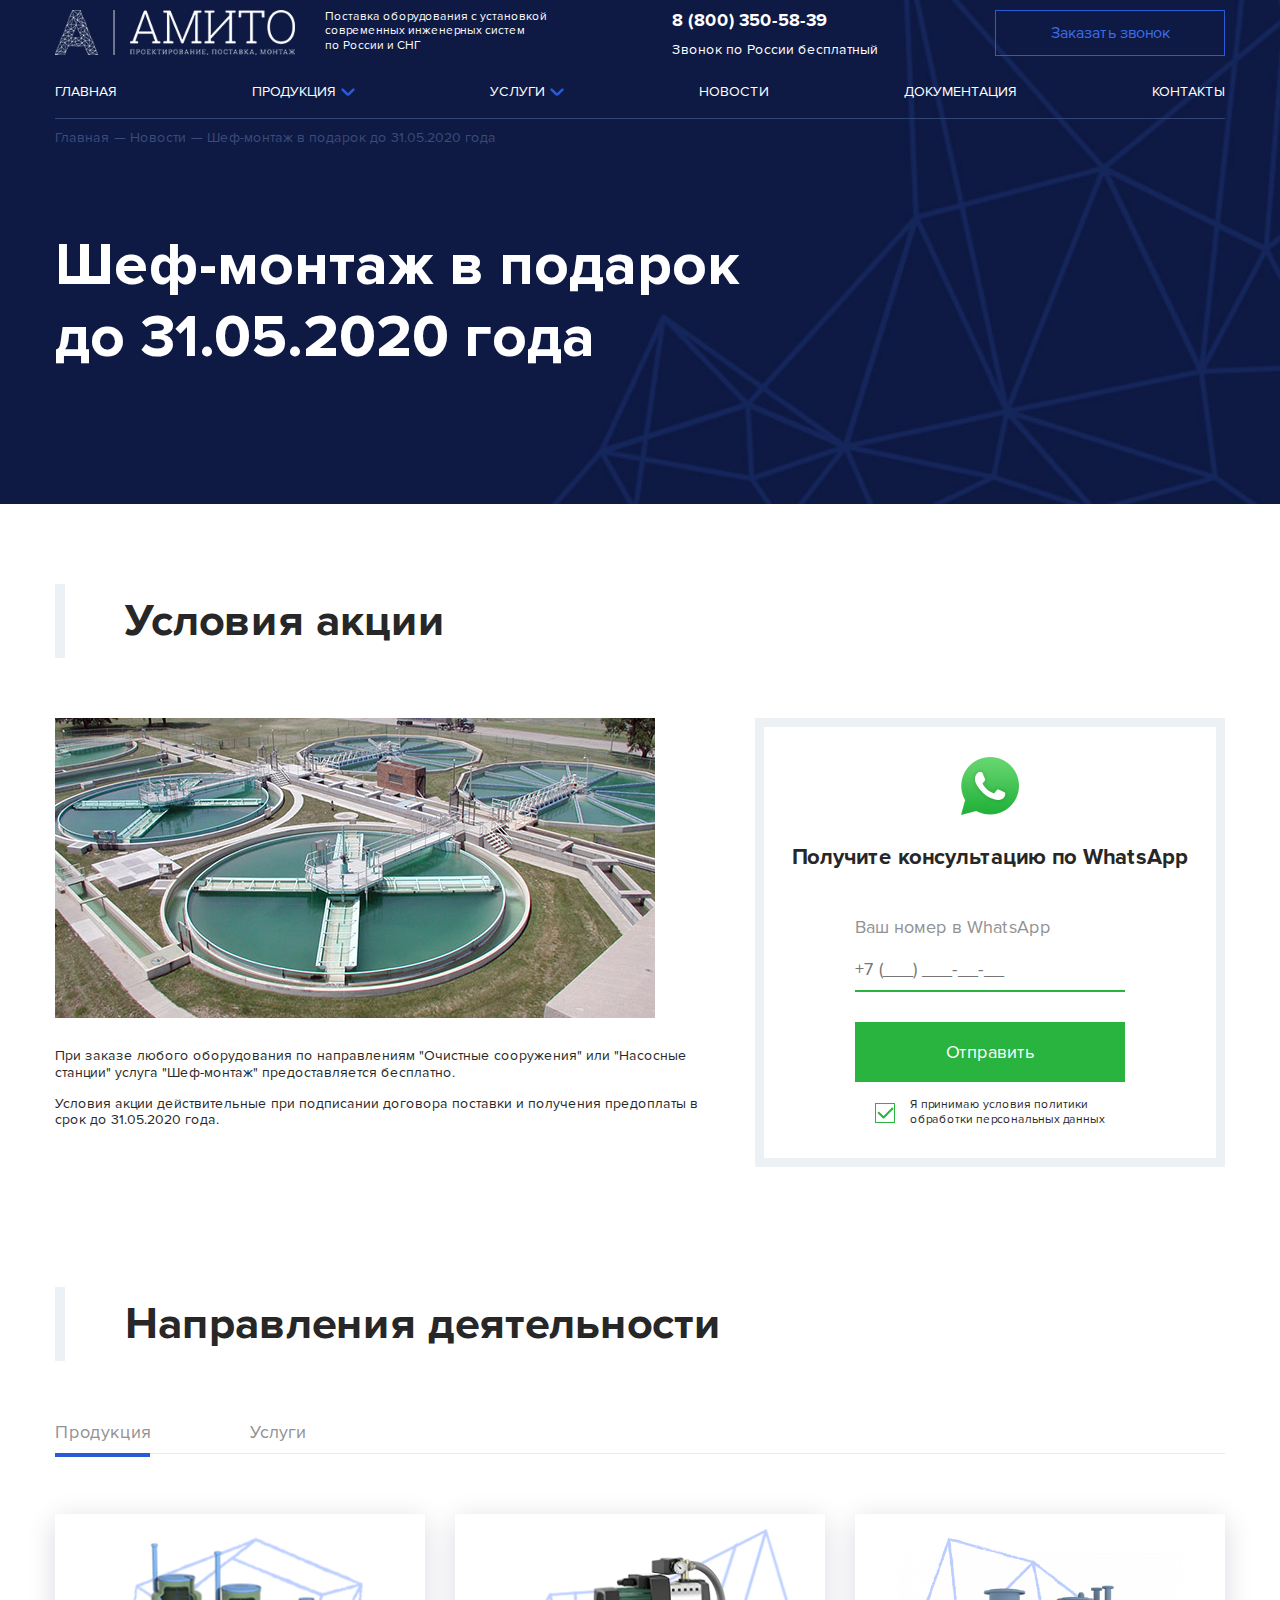
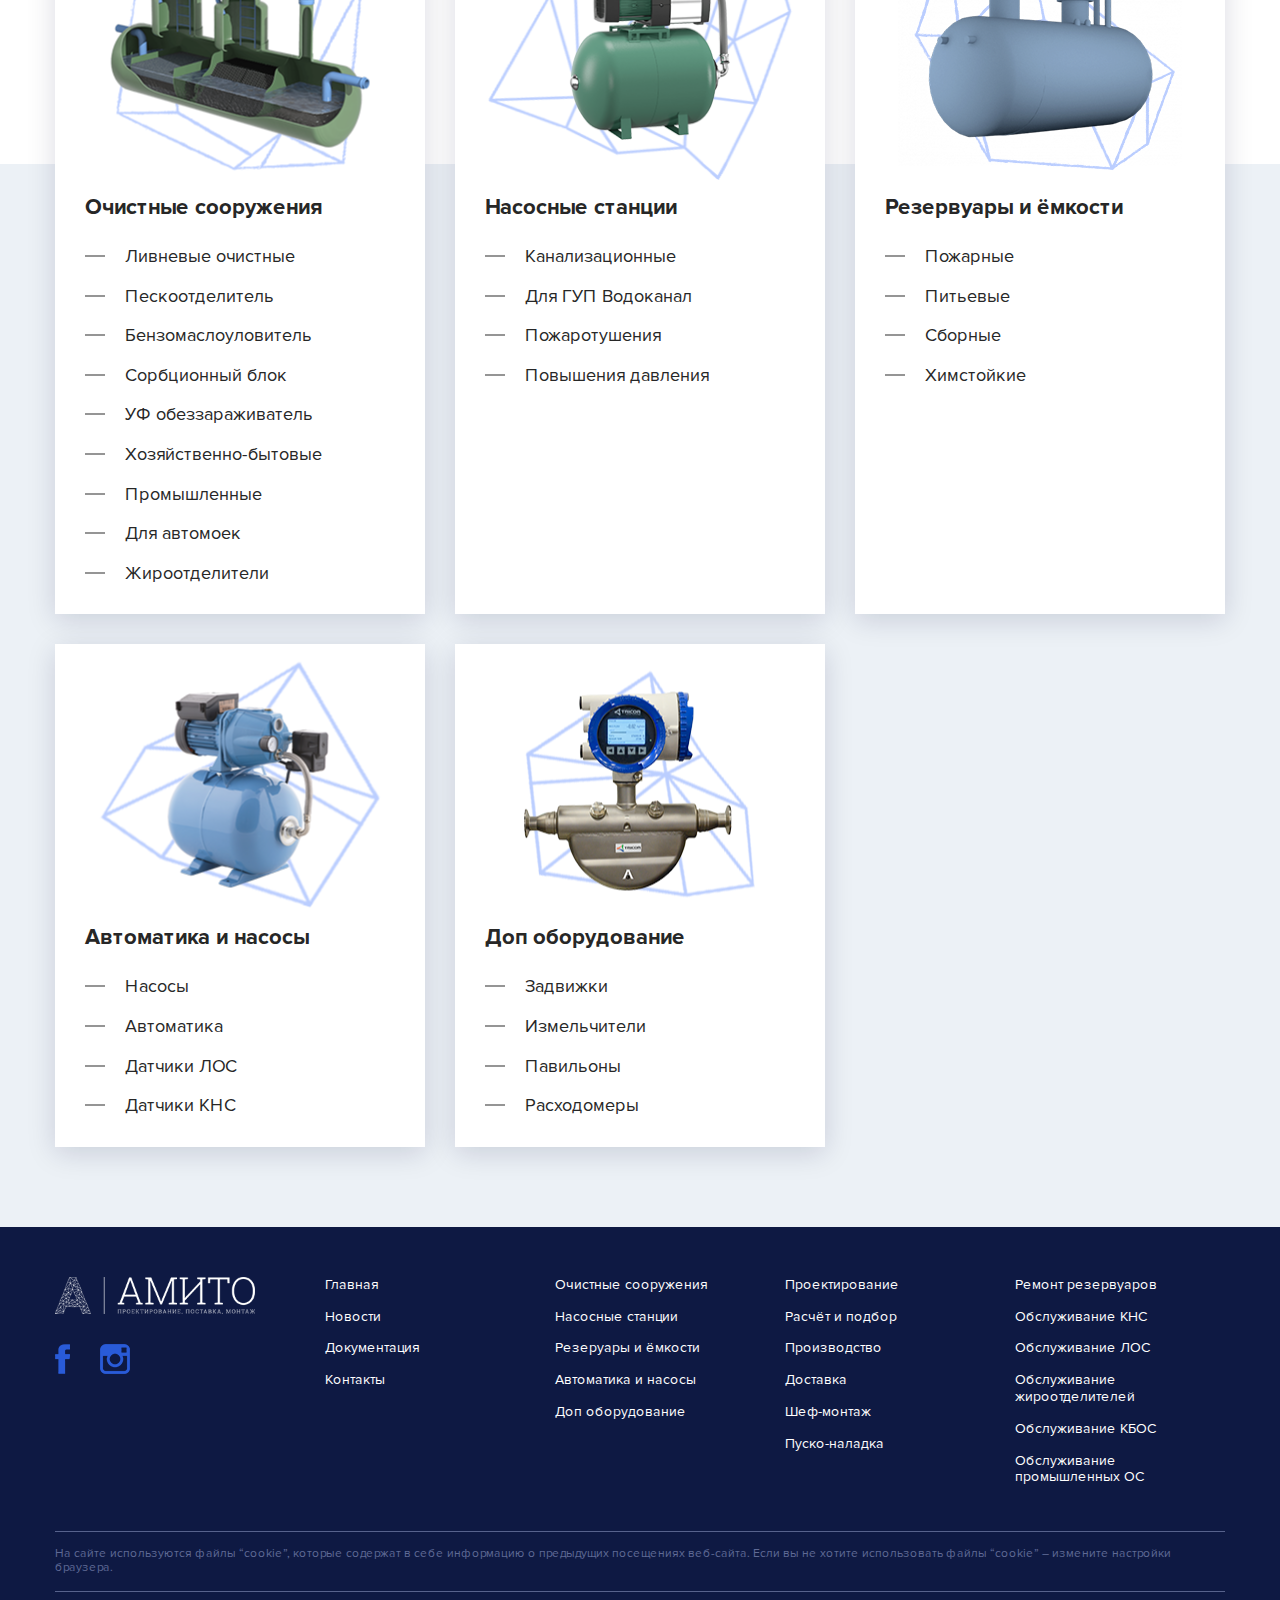
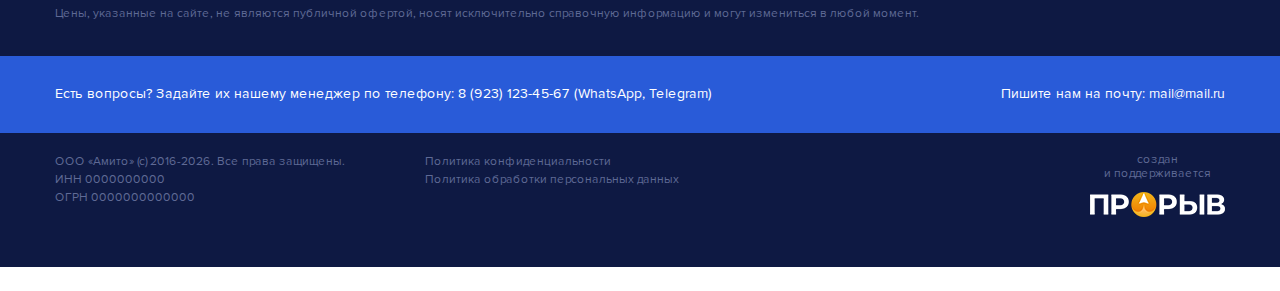
<file: news-more.html>
<!DOCTYPE html>
<html>
<head>
	<title></title>
	<meta name="keywords" content=''>
	<meta name="description" content=''>

	<meta name="format-detection" content="telephone=no">

	<meta http-equiv="Content-Type" content="text/html; charset=utf-8">
	<meta name="viewport" content="width=device-width,minimum-scale=1,maximum-scale=1">
	<link rel="stylesheet" href="css/reset.css" type="text/css">
	<link rel="stylesheet" href="css/jquery.fancybox.css" type="text/css">
	<link rel="stylesheet" href="css/slick.css" type="text/css">
	<link rel="stylesheet" href="css/chosen.min.css" type="text/css"/>
	<link rel="stylesheet" href="css/layout.css" type="text/css">
	<link rel="stylesheet" href="css/main.css" type="text/css">

</head>
<body>
	<div class="body-wrap">
		<div class="b header">
			<div class="header-top">
				<div class="container">
					<div class="wrap">
						<div class="header-burger">
							<div class="mobile-btn">
								<div class="mobile-btn-el"></div>
							</div>
						</div>
						<div class="header-logo">
							<a href="/"><img src="i/logo.png" alt=""></a>
						</div>
						<div class="header-content">
							<div class="logo-text">Поставка оборудования с установкой современных инженерных систем по&nbsp;России и&nbsp;СНГ</div>
							<div class="phone">
								<a href="tel:+78003505839">8 (800) 350-58-39</a>
								<span>Звонок по России бесплатный</span>
							</div>
							<a href="#" class="header-btn">Заказать звонок</a>
						</div>
					</div>
				</div>
			</div>
			<div class="header-bot">
				<div class="container">
					<div class="header-nav">
						<ul>
							<li><a href="/">Главная</a></li>
							<li class="li-drop"><a href="/">Продукция</a></li>
							<li class="li-drop"><a href="/">Услуги</a></li>
							<li><a href="/">Новости</a></li>
							<li><a href="/">Документация</a></li>
							<li><a href="/">Контакты</a></li>
						</ul>
					</div>
				</div>
			</div>
			<div class="mobile-menu">
				<div class="close-btn"></div>
				<ul class="nav">
					<li><a href="/">Главная</a></li>
					<li class="nav-drop"><a href="/">Продукция</a></li>
					<li class="nav-drop"><a href="/">Услуги</a></li>
					<li><a href="/">Новости</a></li>
					<li><a href="/">Документация</a></li>
					<li><a href="/">Контакты</a></li>
				</ul>
				<div class="phone">
					<a href="tel:+78003505839">8 (800) 350-58-39</a>
					<span>Звонок по России бесплатный</span>
				</div>
			</div>
		</div>

		<div class="b breadcrumbs">
			<div class="container">
				<ul>
					<li><a href="/">Главная</a></li>
					<li>— <a href="/">Новости</a></li>
					<li>— Шеф-монтаж в&nbsp;подарок <nobr>до 31.05.2020 года</nobr></li>
				</ul>
			</div>
		</div>

		<div class="b first-ekr" style="background-image:url('i/first-bg.jpg');">
			<div class="container">
				<h2 class="main-title">Шеф-монтаж в&nbsp;подарок <nobr>до 31.05.2020 года</nobr></h2>
			</div>
		</div>

		<div class="b ekr left-align">
			<div class="container">
				<h2 class="title title-line">Условия акции</h2>
				<div class="news-wrap">
					<div class="news-text">
						<img src="i/news.jpg" alt="">
						<p>При заказе любого оборудования по направлениям "Очистные сооружения" или "Насосные станции" услуга "Шеф-монтаж" предоставляется бесплатно.</p>
						<p>Условия акции действительные при подписании договора поставки и получения предоплаты в срок до 31.05.2020 года.</p>
					</div>
					<div class="news-fix">
						<div class="image"><img src="i/wa-i.png"></div>
						<div class="name">Получите консультацию по&nbsp;WhatsApp</div>
						<div class="b-form">
							<form>
								<div class="b-input green">
									<label>Ваш номер в WhatsApp</label>
									<input type="tel" placeholder="+7 (___) ___-__-__">
								</div>
								<button type="submit" class="btn btn-green">Отправить</button>
								<div class="policy-text"><div class="radio-btn green active"></div>Я принимаю условия <a href="#popup-policy" class="fancybox">политики<br> обработки персональных данных</a></div>
							</form>
						</div>
					</div>
				</div>
			</div>
		</div>

		<div class="b services">
			<div class="services-top small">
				<div class="container">
					<h2 class="title title-line">Направления деятельности</h2>
					<ul class="filter-services">
						<li data-filter="#products" class="active">Продукция</li>
						<li data-filter="#services">Услуги</li>
					</ul>
				</div>
			</div>
			<div class="services-bot small">
				<div class="wrap">
					<div class="container">
						<div id="products" class="services-wrap active">
							<div class="products">
								<div class="product">
									<div class="image"><img src="i/prod-1.png"></div>
									<div class="content">
										<div class="name"><a href="#">Очистные сооружения</a></div>
										<ul>
											<li><a href="#">Ливневые очистные</a></li>
											<li><a href="#">Пескоотделитель</a></li>
											<li><a href="#">Бензомаслоуловитель</a></li>
											<li><a href="#">Сорбционный блок</a></li>
											<li><a href="#">УФ обеззараживатель</a></li>
											<li><a href="#">Хозяйственно-бытовые</a></li>
											<li><a href="#">Промышленные</a></li>
											<li><a href="#">Для автомоек</a></li>
											<li><a href="#">Жироотделители</a></li>
										</ul>
									</div>
								</div>
								<div class="product">
									<div class="image"><img src="i/prod-2.png"></div>
									<div class="content">
										<div class="name"><a href="#">Насосные станции</a></div>
										<ul>
											<li><a href="#">Канализационные</a></li>
											<li><a href="#">Для ГУП Водоканал</a></li>
											<li><a href="#">Пожаротушения</a></li>
											<li><a href="#">Повышения давления</a></li>
										</ul>
									</div>
								</div>
								<div class="product">
									<div class="image"><img src="i/prod-3.png"></div>
									<div class="content">
										<div class="name"><a href="#">Резервуары и ёмкости</a></div>
										<ul>
											<li><a href="#">Пожарные</a></li>
											<li><a href="#">Питьевые</a></li>
											<li><a href="#">Сборные</a></li>
											<li><a href="#">Химстойкие</a></li>
										</ul>
									</div>
								</div>
								<div class="product">
									<div class="image"><img src="i/prod-4.png"></div>
									<div class="content">
										<div class="name"><a href="#">Автоматика и насосы</a></div>
										<ul>
											<li><a href="#">Насосы</a></li>
											<li><a href="#">Автоматика</a></li>
											<li><a href="#">Датчики ЛОС</a></li>
											<li><a href="#">Датчики КНС</a></li>
										</ul>
									</div>
								</div>
								<div class="product">
									<div class="image"><img src="i/prod-5.png"></div>
									<div class="content">
										<div class="name"><a href="#">Доп оборудование</a></div>
										<ul>
											<li><a href="#">Задвижки</a></li>
											<li><a href="#">Измельчители</a></li>
											<li><a href="#">Павильоны</a></li>
											<li><a href="#">Расходомеры</a></li>
										</ul>
									</div>
								</div>
							</div>
						</div>
						<div id="services" class="services-wrap">
							<ul class="services-list">
								<li>
									<div class="image">
										<img src="i/serv-1.png" alt="">
									</div>
									<div class="content">
										<div class="name">Проектирование</div>
										<div class="text">Вычислим объем поступающих на очистку стоков и диапазон мощностей необходимого оборудования. Подготовим план системы водоотведения, расположения КНС, ЛОС, ёмкостей, трубопроводов и шкафов управления. Подготовим комплект рабочей документации проекта.</div>
										<a href="#" class="services-more">Подробнее</a>
									</div>
								</li>
								<li>
									<div class="image">
										<img src="i/serv-2.png" alt="">
									</div>
									<div class="content">
										<div class="name">Расчёт и подбор</div>
										<div class="text">Всегда рады помочь Вам в подборе необходимого оборудования, максимально соответствующего Вашим требованиям, в кратчайшие сроки произвести расчет необходимой конфигурации, ответить на любые Ваши вопросы относительно предлагаемых нашей компанией продуктов.</div>
										<a href="#" class="services-more">Подробнее</a>
									</div>
								</li>
								<li>
									<div class="image">
										<img src="i/serv-3.png" alt="">
									</div>
									<div class="content">
										<div class="name">Производство</div>
										<div class="text">Всегда рады помочь Вам в подборе необходимого оборудования, максимально соответствующего Вашим требованиям, в кратчайшие сроки произвести расчет необходимой конфигурации, ответить на любые Ваши вопросы относительно предлагаемых нашей компанией продуктов.</div>
										<a href="#" class="services-more">Подробнее</a>
									</div>
								</li>
								<li>
									<div class="image">
										<img src="i/serv-4.png" alt="">
									</div>
									<div class="content">
										<div class="name">Доставка</div>
										<div class="text">Всегда рады помочь Вам в подборе необходимого оборудования, максимально соответствующего Вашим требованиям, в кратчайшие сроки произвести расчет необходимой конфигурации, ответить на любые Ваши вопросы относительно предлагаемых нашей компанией продуктов.</div>
										<a href="#" class="services-more">Подробнее</a>
									</div>
								</li>
								<li>
									<div class="image">
										<img src="i/serv-5.png" alt="">
									</div>
									<div class="content">
										<div class="name">Шеф-монтаж</div>
										<div class="text">Вычислим объем поступающих на очистку стоков и диапазон мощностей необходимого оборудования. Подготовим план системы водоотведения, расположения КНС, ЛОС, ёмкостей, трубопроводов и шкафов управления. Подготовим комплект рабочей документации проекта.</div>
										<a href="#" class="services-more">Подробнее</a>
									</div>
								</li>
								<li>
									<div class="image">
										<img src="i/serv-6.png" alt="">
									</div>
									<div class="content">
										<div class="name">Пуско-наладка</div>
										<div class="text">Всегда рады помочь Вам в подборе необходимого оборудования, максимально соответствующего Вашим требованиям, в кратчайшие сроки произвести расчет необходимой конфигурации, ответить на любые Ваши вопросы относительно предлагаемых нашей компанией продуктов.</div>
										<a href="#" class="services-more">Подробнее</a>
									</div>
								</li>
								<li>
									<div class="image">
										<img src="i/serv-7.png" alt="">
									</div>
									<div class="content">
										<div class="name">Ремонт резервуаров</div>
										<div class="text">Всегда рады помочь Вам в подборе необходимого оборудования, максимально соответствующего Вашим требованиям, в кратчайшие сроки произвести расчет необходимой конфигурации, ответить на любые Ваши вопросы относительно предлагаемых нашей компанией продуктов.</div>
										<a href="#" class="services-more">Подробнее</a>
									</div>
								</li>
								<li>
									<div class="image">
										<img src="i/serv-8.png" alt="">
									</div>
									<div class="content">
										<div class="name">Обслуживание КНС</div>
										<div class="text">Всегда рады помочь Вам в подборе необходимого оборудования, максимально соответствующего Вашим требованиям, в кратчайшие сроки произвести расчет необходимой конфигурации, ответить на любые Ваши вопросы относительно предлагаемых нашей компанией продуктов.</div>
										<a href="#" class="services-more">Подробнее</a>
									</div>
								</li>
								<li>
									<div class="image">
										<img src="i/serv-9.png" alt="">
									</div>
									<div class="content">
										<div class="name">Обслуживание ЛОС</div>
										<div class="text">Вычислим объем поступающих на очистку стоков и диапазон мощностей необходимого оборудования. Подготовим план системы водоотведения, расположения КНС, ЛОС, ёмкостей, трубопроводов и шкафов управления. Подготовим комплект рабочей документации проекта.</div>
										<a href="#" class="services-more">Подробнее</a>
									</div>
								</li>
								<li>
									<div class="image">
										<img src="i/serv-10.png" alt="">
									</div>
									<div class="content">
										<div class="name">Обслуживание жироотделителей</div>
										<div class="text">Всегда рады помочь Вам в подборе необходимого оборудования, максимально соответствующего Вашим требованиям, в кратчайшие сроки произвести расчет необходимой конфигурации, ответить на любые Ваши вопросы относительно предлагаемых нашей компанией продуктов.</div>
										<a href="#" class="services-more">Подробнее</a>
									</div>
								</li>
								<li>
									<div class="image">
										<img src="i/serv-11.png" alt="">
									</div>
									<div class="content">
										<div class="name">Обслуживание КБОС</div>
										<div class="text">Всегда рады помочь Вам в подборе необходимого оборудования, максимально соответствующего Вашим требованиям, в кратчайшие сроки произвести расчет необходимой конфигурации, ответить на любые Ваши вопросы относительно предлагаемых нашей компанией продуктов.</div>
										<a href="#" class="services-more">Подробнее</a>
									</div>
								</li>
								<li>
									<div class="image">
										<img src="i/serv-12.png" alt="">
									</div>
									<div class="content">
										<div class="name">Обслуживание промышленных ОС</div>
										<div class="text">Всегда рады помочь Вам в подборе необходимого оборудования, максимально соответствующего Вашим требованиям, в кратчайшие сроки произвести расчет необходимой конфигурации, ответить на любые Ваши вопросы относительно предлагаемых нашей компанией продуктов.</div>
										<a href="#" class="services-more">Подробнее</a>
									</div>
								</li>
							</ul>
						</div>
					</div>
				</div>
			</div>
		</div>

		<div class="b footer">
			<div class="footer-top">
				<div class="container">
					<div class="wrap">
						<div class="footer-logo-wrap">
							<div class="footer-logo">
								<a href="/"><img src="i/logo.png" alt=""></a>
							</div>
							<div class="footer-social">
								<a href="#"><img src="i/soc-1.png"></a>
								<a href="#"><img src="i/soc-2.png"></a>
							</div>
						</div>
						<div class="footer-nav">
							<ul>
								<li><a href="/">Главная</a></li>
								<li><a href="/">Новости</a></li>
								<li><a href="/">Документация</a></li>
								<li><a href="/">Контакты</a></li>
							</ul>
							<ul>
								<li><a href="/">Очистные сооружения</a></li>
								<li><a href="/">Насосные станции</a></li>
								<li><a href="/">Резеруары и ёмкости</a></li>
								<li><a href="/">Автоматика и насосы</a></li>
								<li><a href="/">Доп оборудование</a></li>
							</ul>
							<ul>
								<li><a href="/">Проектирование</a></li>
								<li><a href="/">Расчёт и подбор</a></li>
								<li><a href="/">Производство</a></li>
								<li><a href="/">Доставка</a></li>
								<li><a href="/">Шеф-монтаж</a></li>
								<li><a href="/">Пуско-наладка</a></li>
							</ul>
							<ul>
								<li><a href="/">Ремонт резервуаров</a></li>
								<li><a href="/">Обслуживание КНС</a></li>
								<li><a href="/">Обслуживание ЛОС</a></li>
								<li><a href="/">Обслуживание жироотделителей</a></li>
								<li><a href="/">Обслуживание КБОС</a></li>
								<li><a href="/">Обслуживание промышленных&nbsp;ОС</a></li>
							</ul>
						</div>
					</div>
					<div class="footer-cookie">
						<p>На сайте используются <a href="#" target="_blank">файлы “cookie”</a>, которые содержат в себе информацию о предыдущих посещениях веб-сайта. Если вы не хотите использовать <a href="#" target="_blank">файлы “cookie”</a> – измените настройки браузера.</p>
						<p>Цены, указанные на сайте, не являются публичной офертой, носят исключительно справочную информацию и могут измениться в любой момент.</p>
					</div>
				</div>
			</div>
			<div class="footer-mid">
				<div class="container">
					<div class="wrap">
						<p>Есть вопросы? Задайте их нашему менеджер по телефону: <a href="tel:+79231234567">8 (923) 123-45-67</a> (WhatsApp, Telegram)</p>
						<p>Пишите нам на почту: <a href="mailto:mail@mail.ru">mail@mail.ru</a></p>
					</div>
				</div>
			</div>
			<div class="footer-bot">
				<div class="container">
					<div class="wrap">
						<div class="footer-info">
							<ul>
								<li>ООО «Амито» (c) 2016-<span id="footer-year">2019</span>. Все права защищены.</li>
								<li>ИНН 0000000000</li>
								<li>ОГРН 0000000000000</li>
							</ul>
							<ul>
								<li><a href="#" target="_blank">Политика конфиденциальности</a></li>
								<li><a href="#" target="_blank">Политика обработки персональных данных</a></li>
							</ul>
						</div>
						<div class="footer-logo-dev">
							<a href="https://atkgroup.pro" target="_blank">
								<p>создан и&nbsp;поддерживается</p>
								<img src="i/logo-dev.png">
							</a>
						</div>
					</div>
				</div>
			</div>
		</div>

		<div style="display:none;">
		</div>
	</div>

	<script type="text/javascript" src="js/jquery-2.1.1.min.js"></script>
	<script type="text/javascript" src="js/jquery.fancybox.js"></script>
	<script type="text/javascript" src="js/jquery.inputmask.bundle.js"></script>
	<script type="text/javascript" src="js/slick.js"></script>
	<script type="text/javascript" src="js/chosen.jquery.min.js"></script>
	<script type="text/javascript" src="js/main.js"></script>
</body>
</html>
</file>
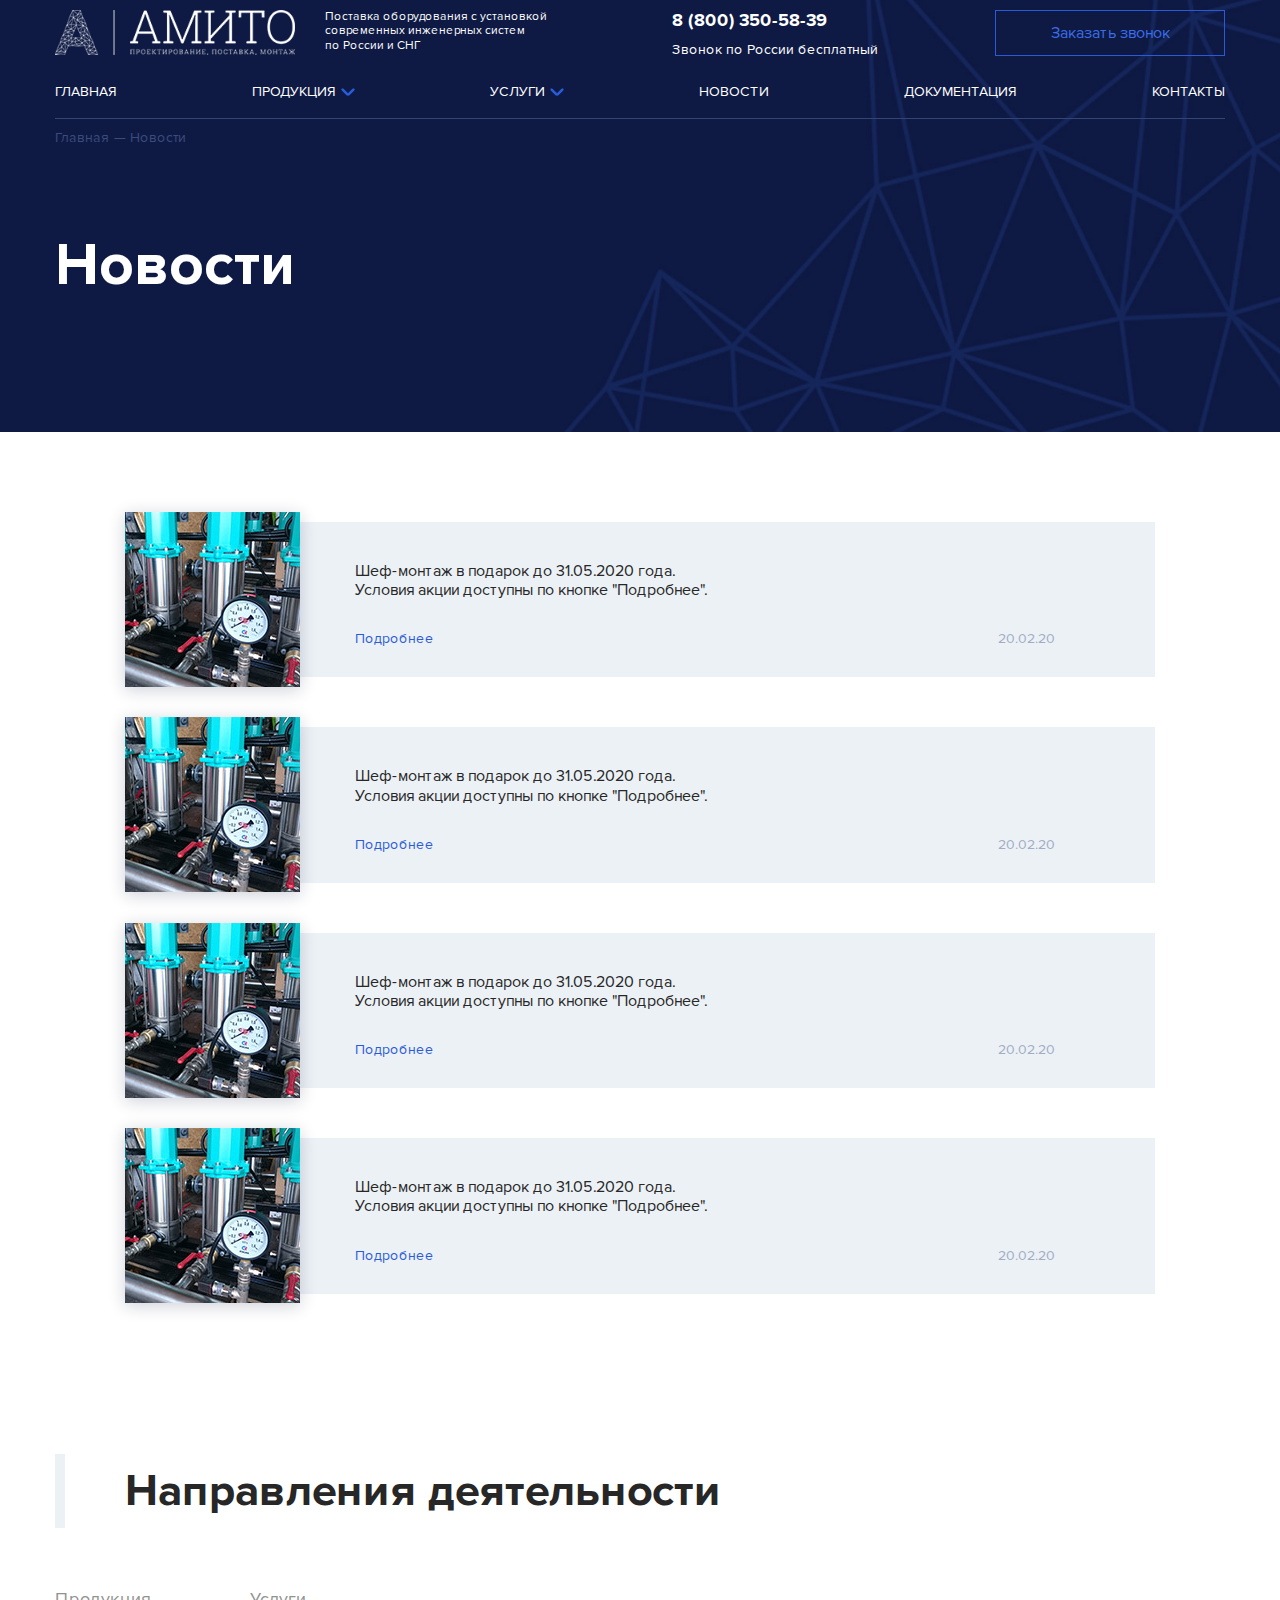
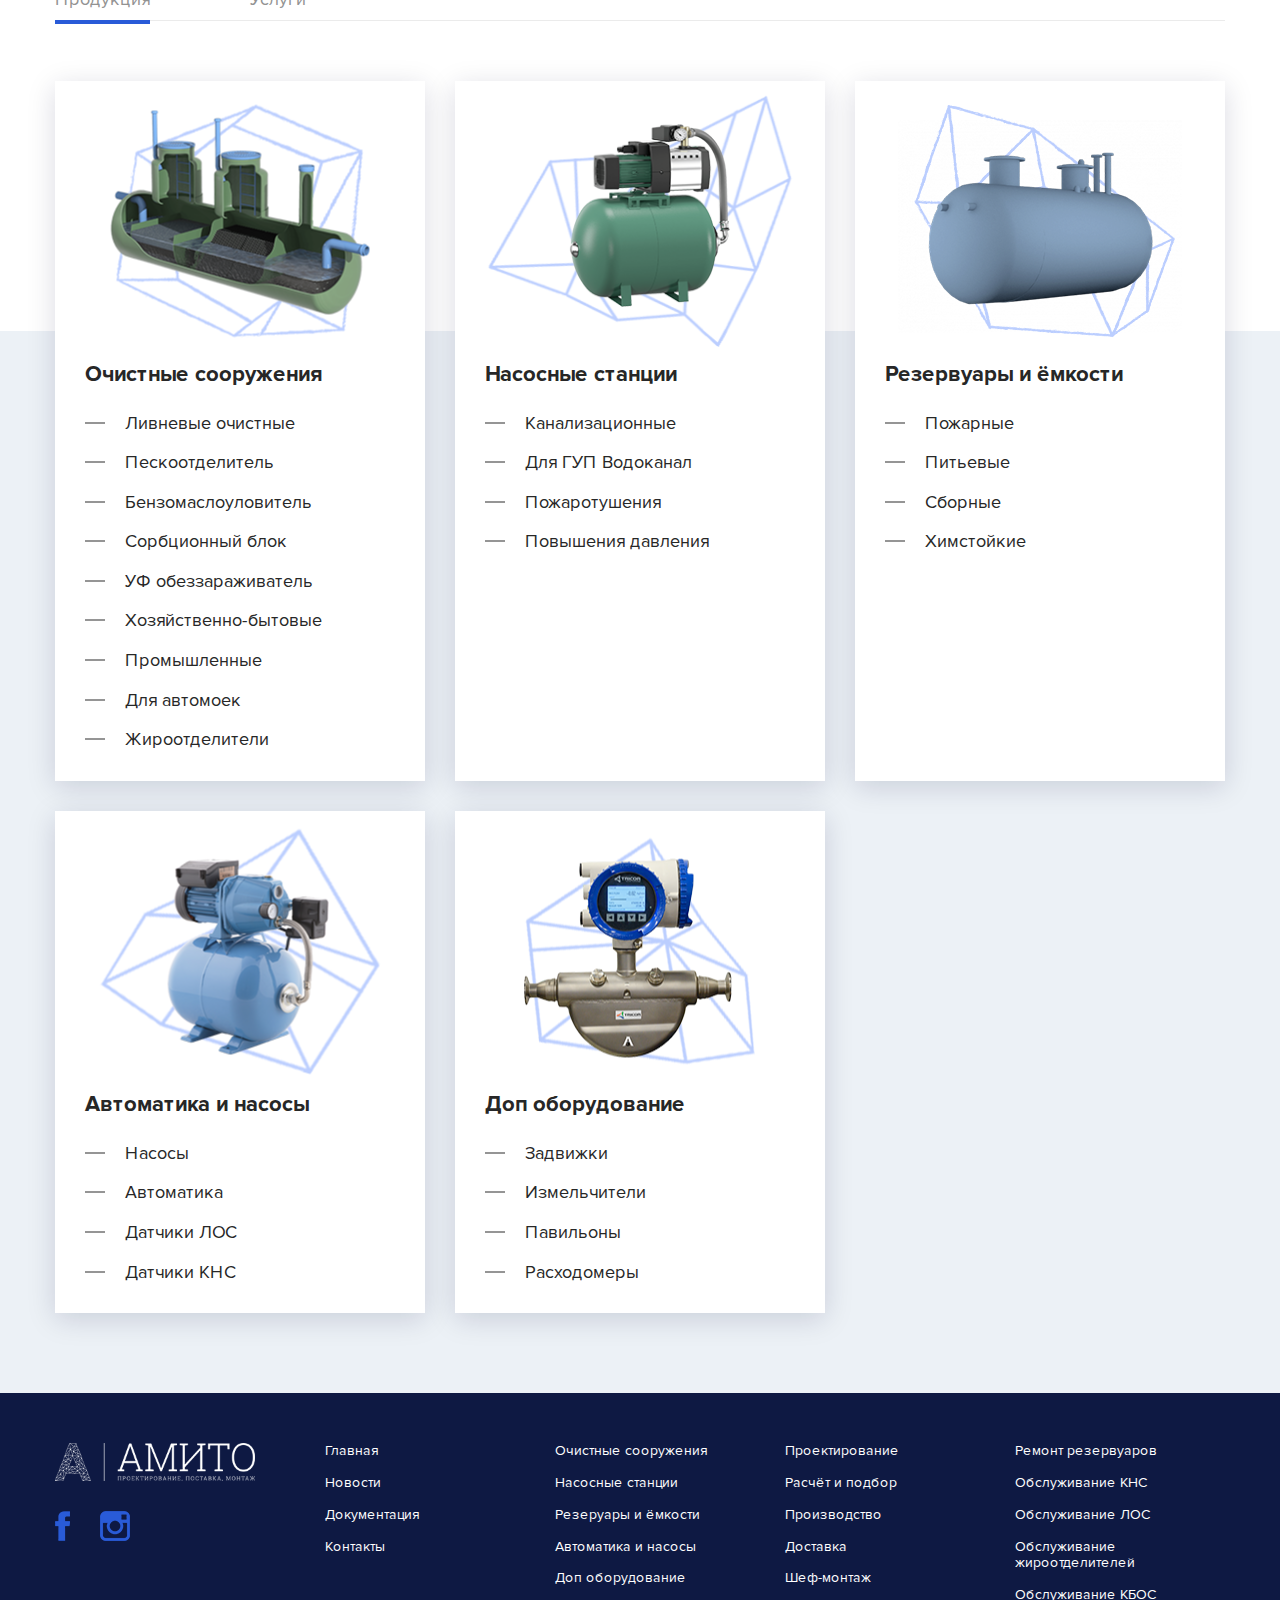
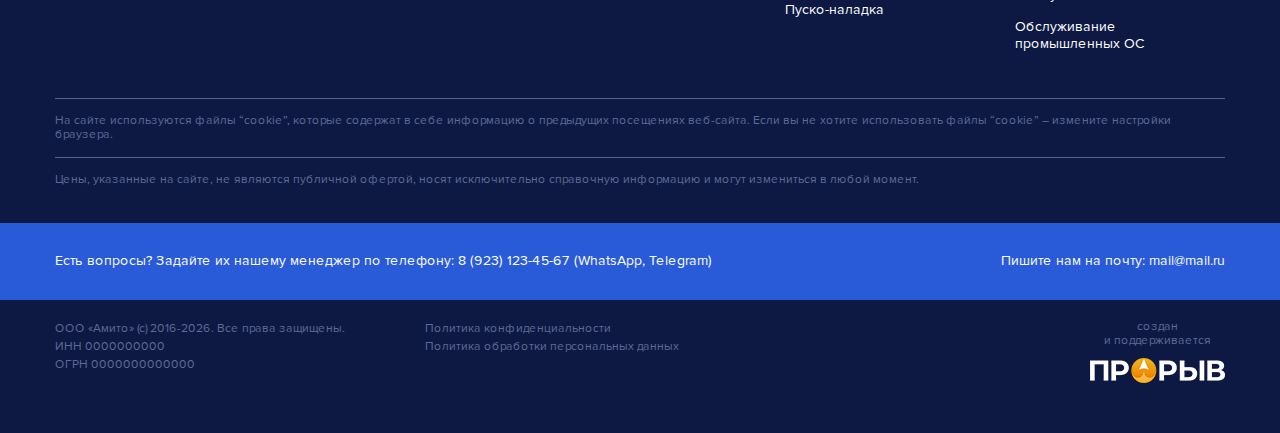
<file: news.html>
<!DOCTYPE html>
<html>
<head>
	<title></title>
	<meta name="keywords" content=''>
	<meta name="description" content=''>

	<meta name="format-detection" content="telephone=no">

	<meta http-equiv="Content-Type" content="text/html; charset=utf-8">
	<meta name="viewport" content="width=device-width,minimum-scale=1,maximum-scale=1">
	<link rel="stylesheet" href="css/reset.css" type="text/css">
	<link rel="stylesheet" href="css/jquery.fancybox.css" type="text/css">
	<link rel="stylesheet" href="css/slick.css" type="text/css">
	<link rel="stylesheet" href="css/chosen.min.css" type="text/css"/>
	<link rel="stylesheet" href="css/layout.css" type="text/css">
	<link rel="stylesheet" href="css/main.css" type="text/css">

</head>
<body>
	<div class="body-wrap">
		<div class="b header">
			<div class="header-top">
				<div class="container">
					<div class="wrap">
						<div class="header-burger">
							<div class="mobile-btn">
								<div class="mobile-btn-el"></div>
							</div>
						</div>
						<div class="header-logo">
							<a href="/"><img src="i/logo.png" alt=""></a>
						</div>
						<div class="header-content">
							<div class="logo-text">Поставка оборудования с установкой современных инженерных систем по&nbsp;России и&nbsp;СНГ</div>
							<div class="phone">
								<a href="tel:+78003505839">8 (800) 350-58-39</a>
								<span>Звонок по России бесплатный</span>
							</div>
							<a href="#" class="header-btn">Заказать звонок</a>
						</div>
					</div>
				</div>
			</div>
			<div class="header-bot">
				<div class="container">
					<div class="header-nav">
						<ul>
							<li><a href="/">Главная</a></li>
							<li class="li-drop"><a href="/">Продукция</a></li>
							<li class="li-drop"><a href="/">Услуги</a></li>
							<li><a href="/">Новости</a></li>
							<li><a href="/">Документация</a></li>
							<li><a href="/">Контакты</a></li>
						</ul>
					</div>
				</div>
			</div>
			<div class="mobile-menu">
				<div class="close-btn"></div>
				<ul class="nav">
					<li><a href="/">Главная</a></li>
					<li class="nav-drop"><a href="/">Продукция</a></li>
					<li class="nav-drop"><a href="/">Услуги</a></li>
					<li><a href="/">Новости</a></li>
					<li><a href="/">Документация</a></li>
					<li><a href="/">Контакты</a></li>
				</ul>
				<div class="phone">
					<a href="tel:+78003505839">8 (800) 350-58-39</a>
					<span>Звонок по России бесплатный</span>
				</div>
			</div>
		</div>

		<div class="b breadcrumbs">
			<div class="container">
				<ul>
					<li><a href="/">Главная</a></li>
					<li>— Новости</li>
				</ul>
			</div>
		</div>

		<div class="b first-ekr" style="background-image:url('i/first-bg.jpg');">
			<div class="container">
				<h2 class="main-title">Новости</h2>
			</div>
		</div>

		<div class="b ekr">
			<div class="container">
				<ul class="news-list">
					<li>
						<div class="image"><img src="i/news-img.jpg"></div>
						<div class="name">Шеф-монтаж в подарок до 31.05.2020 года.<br> Условия акции доступны по кнопке "Подробнее".</div>
						<div class="news-list-flex">
							<a href="#" class="more">Подробнее</a>
							<div class="date">20.02.20</div>
						</div>
					</li>
					<li>
						<div class="image"><img src="i/news-img.jpg"></div>
						<div class="name">Шеф-монтаж в подарок до 31.05.2020 года.<br> Условия акции доступны по кнопке "Подробнее".</div>
						<div class="news-list-flex">
							<a href="#" class="more">Подробнее</a>
							<div class="date">20.02.20</div>
						</div>
					</li>
					<li>
						<div class="image"><img src="i/news-img.jpg"></div>
						<div class="name">Шеф-монтаж в подарок до 31.05.2020 года.<br> Условия акции доступны по кнопке "Подробнее".</div>
						<div class="news-list-flex">
							<a href="#" class="more">Подробнее</a>
							<div class="date">20.02.20</div>
						</div>
					</li>
					<li>
						<div class="image"><img src="i/news-img.jpg"></div>
						<div class="name">Шеф-монтаж в подарок до 31.05.2020 года.<br> Условия акции доступны по кнопке "Подробнее".</div>
						<div class="news-list-flex">
							<a href="#" class="more">Подробнее</a>
							<div class="date">20.02.20</div>
						</div>
					</li>
				</ul>
			</div>
		</div>

		<div class="b services">
			<div class="services-top">
				<div class="container">
					<h2 class="title title-line">Направления деятельности</h2>
					<ul class="filter-services">
						<li data-filter="#products" class="active">Продукция</li>
						<li data-filter="#services">Услуги</li>
					</ul>
				</div>
			</div>
			<div class="services-bot small">
				<div class="wrap">
					<div class="container">
						<div id="products" class="services-wrap active">
							<div class="products">
								<div class="product">
									<div class="image"><img src="i/prod-1.png"></div>
									<div class="content">
										<div class="name"><a href="#">Очистные сооружения</a></div>
										<ul>
											<li><a href="#">Ливневые очистные</a></li>
											<li><a href="#">Пескоотделитель</a></li>
											<li><a href="#">Бензомаслоуловитель</a></li>
											<li><a href="#">Сорбционный блок</a></li>
											<li><a href="#">УФ обеззараживатель</a></li>
											<li><a href="#">Хозяйственно-бытовые</a></li>
											<li><a href="#">Промышленные</a></li>
											<li><a href="#">Для автомоек</a></li>
											<li><a href="#">Жироотделители</a></li>
										</ul>
									</div>
								</div>
								<div class="product">
									<div class="image"><img src="i/prod-2.png"></div>
									<div class="content">
										<div class="name"><a href="#">Насосные станции</a></div>
										<ul>
											<li><a href="#">Канализационные</a></li>
											<li><a href="#">Для ГУП Водоканал</a></li>
											<li><a href="#">Пожаротушения</a></li>
											<li><a href="#">Повышения давления</a></li>
										</ul>
									</div>
								</div>
								<div class="product">
									<div class="image"><img src="i/prod-3.png"></div>
									<div class="content">
										<div class="name"><a href="#">Резервуары и ёмкости</a></div>
										<ul>
											<li><a href="#">Пожарные</a></li>
											<li><a href="#">Питьевые</a></li>
											<li><a href="#">Сборные</a></li>
											<li><a href="#">Химстойкие</a></li>
										</ul>
									</div>
								</div>
								<div class="product">
									<div class="image"><img src="i/prod-4.png"></div>
									<div class="content">
										<div class="name"><a href="#">Автоматика и насосы</a></div>
										<ul>
											<li><a href="#">Насосы</a></li>
											<li><a href="#">Автоматика</a></li>
											<li><a href="#">Датчики ЛОС</a></li>
											<li><a href="#">Датчики КНС</a></li>
										</ul>
									</div>
								</div>
								<div class="product">
									<div class="image"><img src="i/prod-5.png"></div>
									<div class="content">
										<div class="name"><a href="#">Доп оборудование</a></div>
										<ul>
											<li><a href="#">Задвижки</a></li>
											<li><a href="#">Измельчители</a></li>
											<li><a href="#">Павильоны</a></li>
											<li><a href="#">Расходомеры</a></li>
										</ul>
									</div>
								</div>
							</div>
						</div>
						<div id="services" class="services-wrap">
							<ul class="services-list">
								<li>
									<div class="image">
										<img src="i/serv-1.png" alt="">
									</div>
									<div class="content">
										<div class="name">Проектирование</div>
										<div class="text">Вычислим объем поступающих на очистку стоков и диапазон мощностей необходимого оборудования. Подготовим план системы водоотведения, расположения КНС, ЛОС, ёмкостей, трубопроводов и шкафов управления. Подготовим комплект рабочей документации проекта.</div>
										<a href="#" class="services-more">Подробнее</a>
									</div>
								</li>
								<li>
									<div class="image">
										<img src="i/serv-2.png" alt="">
									</div>
									<div class="content">
										<div class="name">Расчёт и подбор</div>
										<div class="text">Всегда рады помочь Вам в подборе необходимого оборудования, максимально соответствующего Вашим требованиям, в кратчайшие сроки произвести расчет необходимой конфигурации, ответить на любые Ваши вопросы относительно предлагаемых нашей компанией продуктов.</div>
										<a href="#" class="services-more">Подробнее</a>
									</div>
								</li>
								<li>
									<div class="image">
										<img src="i/serv-3.png" alt="">
									</div>
									<div class="content">
										<div class="name">Производство</div>
										<div class="text">Всегда рады помочь Вам в подборе необходимого оборудования, максимально соответствующего Вашим требованиям, в кратчайшие сроки произвести расчет необходимой конфигурации, ответить на любые Ваши вопросы относительно предлагаемых нашей компанией продуктов.</div>
										<a href="#" class="services-more">Подробнее</a>
									</div>
								</li>
								<li>
									<div class="image">
										<img src="i/serv-4.png" alt="">
									</div>
									<div class="content">
										<div class="name">Доставка</div>
										<div class="text">Всегда рады помочь Вам в подборе необходимого оборудования, максимально соответствующего Вашим требованиям, в кратчайшие сроки произвести расчет необходимой конфигурации, ответить на любые Ваши вопросы относительно предлагаемых нашей компанией продуктов.</div>
										<a href="#" class="services-more">Подробнее</a>
									</div>
								</li>
								<li>
									<div class="image">
										<img src="i/serv-5.png" alt="">
									</div>
									<div class="content">
										<div class="name">Шеф-монтаж</div>
										<div class="text">Вычислим объем поступающих на очистку стоков и диапазон мощностей необходимого оборудования. Подготовим план системы водоотведения, расположения КНС, ЛОС, ёмкостей, трубопроводов и шкафов управления. Подготовим комплект рабочей документации проекта.</div>
										<a href="#" class="services-more">Подробнее</a>
									</div>
								</li>
								<li>
									<div class="image">
										<img src="i/serv-6.png" alt="">
									</div>
									<div class="content">
										<div class="name">Пуско-наладка</div>
										<div class="text">Всегда рады помочь Вам в подборе необходимого оборудования, максимально соответствующего Вашим требованиям, в кратчайшие сроки произвести расчет необходимой конфигурации, ответить на любые Ваши вопросы относительно предлагаемых нашей компанией продуктов.</div>
										<a href="#" class="services-more">Подробнее</a>
									</div>
								</li>
								<li>
									<div class="image">
										<img src="i/serv-7.png" alt="">
									</div>
									<div class="content">
										<div class="name">Ремонт резервуаров</div>
										<div class="text">Всегда рады помочь Вам в подборе необходимого оборудования, максимально соответствующего Вашим требованиям, в кратчайшие сроки произвести расчет необходимой конфигурации, ответить на любые Ваши вопросы относительно предлагаемых нашей компанией продуктов.</div>
										<a href="#" class="services-more">Подробнее</a>
									</div>
								</li>
								<li>
									<div class="image">
										<img src="i/serv-8.png" alt="">
									</div>
									<div class="content">
										<div class="name">Обслуживание КНС</div>
										<div class="text">Всегда рады помочь Вам в подборе необходимого оборудования, максимально соответствующего Вашим требованиям, в кратчайшие сроки произвести расчет необходимой конфигурации, ответить на любые Ваши вопросы относительно предлагаемых нашей компанией продуктов.</div>
										<a href="#" class="services-more">Подробнее</a>
									</div>
								</li>
								<li>
									<div class="image">
										<img src="i/serv-9.png" alt="">
									</div>
									<div class="content">
										<div class="name">Обслуживание ЛОС</div>
										<div class="text">Вычислим объем поступающих на очистку стоков и диапазон мощностей необходимого оборудования. Подготовим план системы водоотведения, расположения КНС, ЛОС, ёмкостей, трубопроводов и шкафов управления. Подготовим комплект рабочей документации проекта.</div>
										<a href="#" class="services-more">Подробнее</a>
									</div>
								</li>
								<li>
									<div class="image">
										<img src="i/serv-10.png" alt="">
									</div>
									<div class="content">
										<div class="name">Обслуживание жироотделителей</div>
										<div class="text">Всегда рады помочь Вам в подборе необходимого оборудования, максимально соответствующего Вашим требованиям, в кратчайшие сроки произвести расчет необходимой конфигурации, ответить на любые Ваши вопросы относительно предлагаемых нашей компанией продуктов.</div>
										<a href="#" class="services-more">Подробнее</a>
									</div>
								</li>
								<li>
									<div class="image">
										<img src="i/serv-11.png" alt="">
									</div>
									<div class="content">
										<div class="name">Обслуживание КБОС</div>
										<div class="text">Всегда рады помочь Вам в подборе необходимого оборудования, максимально соответствующего Вашим требованиям, в кратчайшие сроки произвести расчет необходимой конфигурации, ответить на любые Ваши вопросы относительно предлагаемых нашей компанией продуктов.</div>
										<a href="#" class="services-more">Подробнее</a>
									</div>
								</li>
								<li>
									<div class="image">
										<img src="i/serv-12.png" alt="">
									</div>
									<div class="content">
										<div class="name">Обслуживание промышленных ОС</div>
										<div class="text">Всегда рады помочь Вам в подборе необходимого оборудования, максимально соответствующего Вашим требованиям, в кратчайшие сроки произвести расчет необходимой конфигурации, ответить на любые Ваши вопросы относительно предлагаемых нашей компанией продуктов.</div>
										<a href="#" class="services-more">Подробнее</a>
									</div>
								</li>
							</ul>
						</div>
					</div>
				</div>
			</div>
		</div>

		<div class="b footer">
			<div class="footer-top">
				<div class="container">
					<div class="wrap">
						<div class="footer-logo-wrap">
							<div class="footer-logo">
								<a href="/"><img src="i/logo.png" alt=""></a>
							</div>
							<div class="footer-social">
								<a href="#"><img src="i/soc-1.png"></a>
								<a href="#"><img src="i/soc-2.png"></a>
							</div>
						</div>
						<div class="footer-nav">
							<ul>
								<li><a href="/">Главная</a></li>
								<li><a href="/">Новости</a></li>
								<li><a href="/">Документация</a></li>
								<li><a href="/">Контакты</a></li>
							</ul>
							<ul>
								<li><a href="/">Очистные сооружения</a></li>
								<li><a href="/">Насосные станции</a></li>
								<li><a href="/">Резеруары и ёмкости</a></li>
								<li><a href="/">Автоматика и насосы</a></li>
								<li><a href="/">Доп оборудование</a></li>
							</ul>
							<ul>
								<li><a href="/">Проектирование</a></li>
								<li><a href="/">Расчёт и подбор</a></li>
								<li><a href="/">Производство</a></li>
								<li><a href="/">Доставка</a></li>
								<li><a href="/">Шеф-монтаж</a></li>
								<li><a href="/">Пуско-наладка</a></li>
							</ul>
							<ul>
								<li><a href="/">Ремонт резервуаров</a></li>
								<li><a href="/">Обслуживание КНС</a></li>
								<li><a href="/">Обслуживание ЛОС</a></li>
								<li><a href="/">Обслуживание жироотделителей</a></li>
								<li><a href="/">Обслуживание КБОС</a></li>
								<li><a href="/">Обслуживание промышленных&nbsp;ОС</a></li>
							</ul>
						</div>
					</div>
					<div class="footer-cookie">
						<p>На сайте используются <a href="#" target="_blank">файлы “cookie”</a>, которые содержат в себе информацию о предыдущих посещениях веб-сайта. Если вы не хотите использовать <a href="#" target="_blank">файлы “cookie”</a> – измените настройки браузера.</p>
						<p>Цены, указанные на сайте, не являются публичной офертой, носят исключительно справочную информацию и могут измениться в любой момент.</p>
					</div>
				</div>
			</div>
			<div class="footer-mid">
				<div class="container">
					<div class="wrap">
						<p>Есть вопросы? Задайте их нашему менеджер по телефону: <a href="tel:+79231234567">8 (923) 123-45-67</a> (WhatsApp, Telegram)</p>
						<p>Пишите нам на почту: <a href="mailto:mail@mail.ru">mail@mail.ru</a></p>
					</div>
				</div>
			</div>
			<div class="footer-bot">
				<div class="container">
					<div class="wrap">
						<div class="footer-info">
							<ul>
								<li>ООО «Амито» (c) 2016-<span id="footer-year">2019</span>. Все права защищены.</li>
								<li>ИНН 0000000000</li>
								<li>ОГРН 0000000000000</li>
							</ul>
							<ul>
								<li><a href="#" target="_blank">Политика конфиденциальности</a></li>
								<li><a href="#" target="_blank">Политика обработки персональных данных</a></li>
							</ul>
						</div>
						<div class="footer-logo-dev">
							<a href="https://atkgroup.pro" target="_blank">
								<p>создан и&nbsp;поддерживается</p>
								<img src="i/logo-dev.png">
							</a>
						</div>
					</div>
				</div>
			</div>
		</div>

		<div style="display:none;">
		</div>
	</div>

	<script type="text/javascript" src="js/jquery-2.1.1.min.js"></script>
	<script type="text/javascript" src="js/jquery.fancybox.js"></script>
	<script type="text/javascript" src="js/jquery.inputmask.bundle.js"></script>
	<script type="text/javascript" src="js/slick.js"></script>
	<script type="text/javascript" src="js/chosen.jquery.min.js"></script>
	<script type="text/javascript" src="js/main.js"></script>
</body>
</html>
</file>
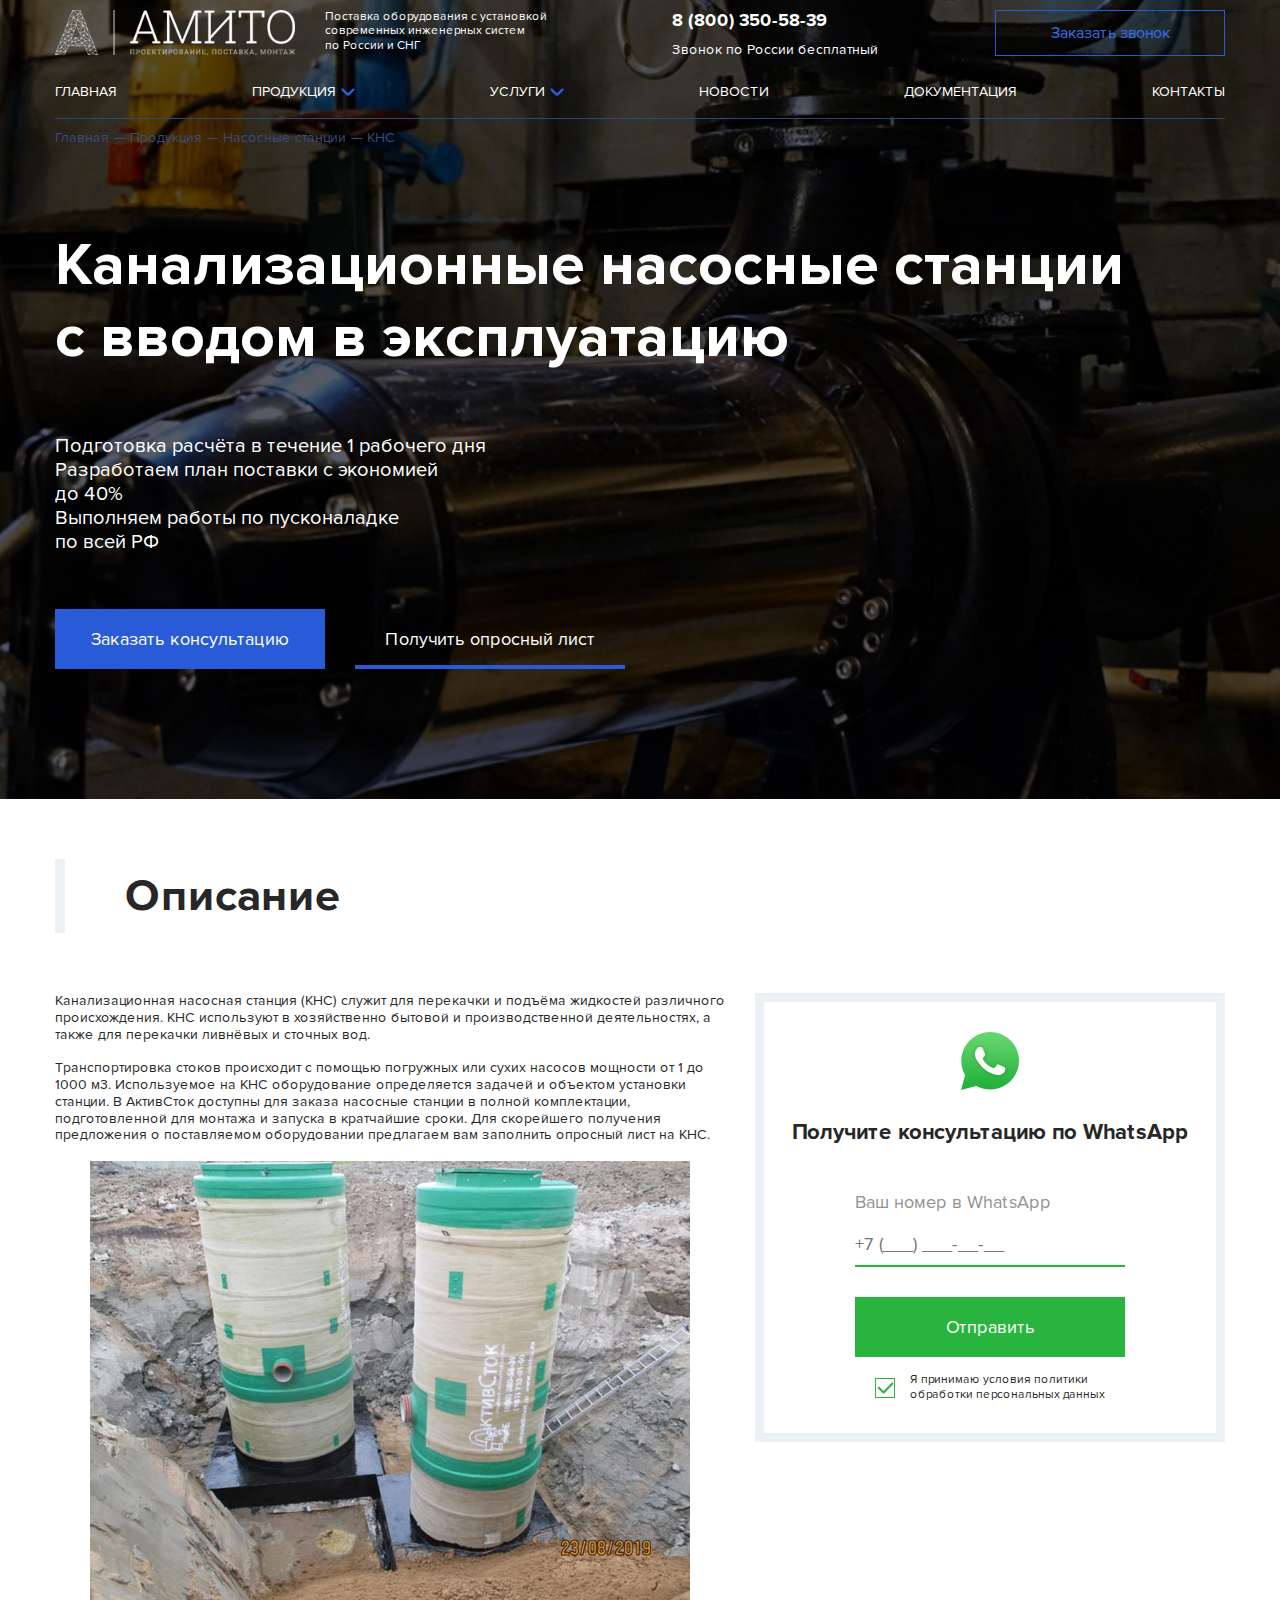
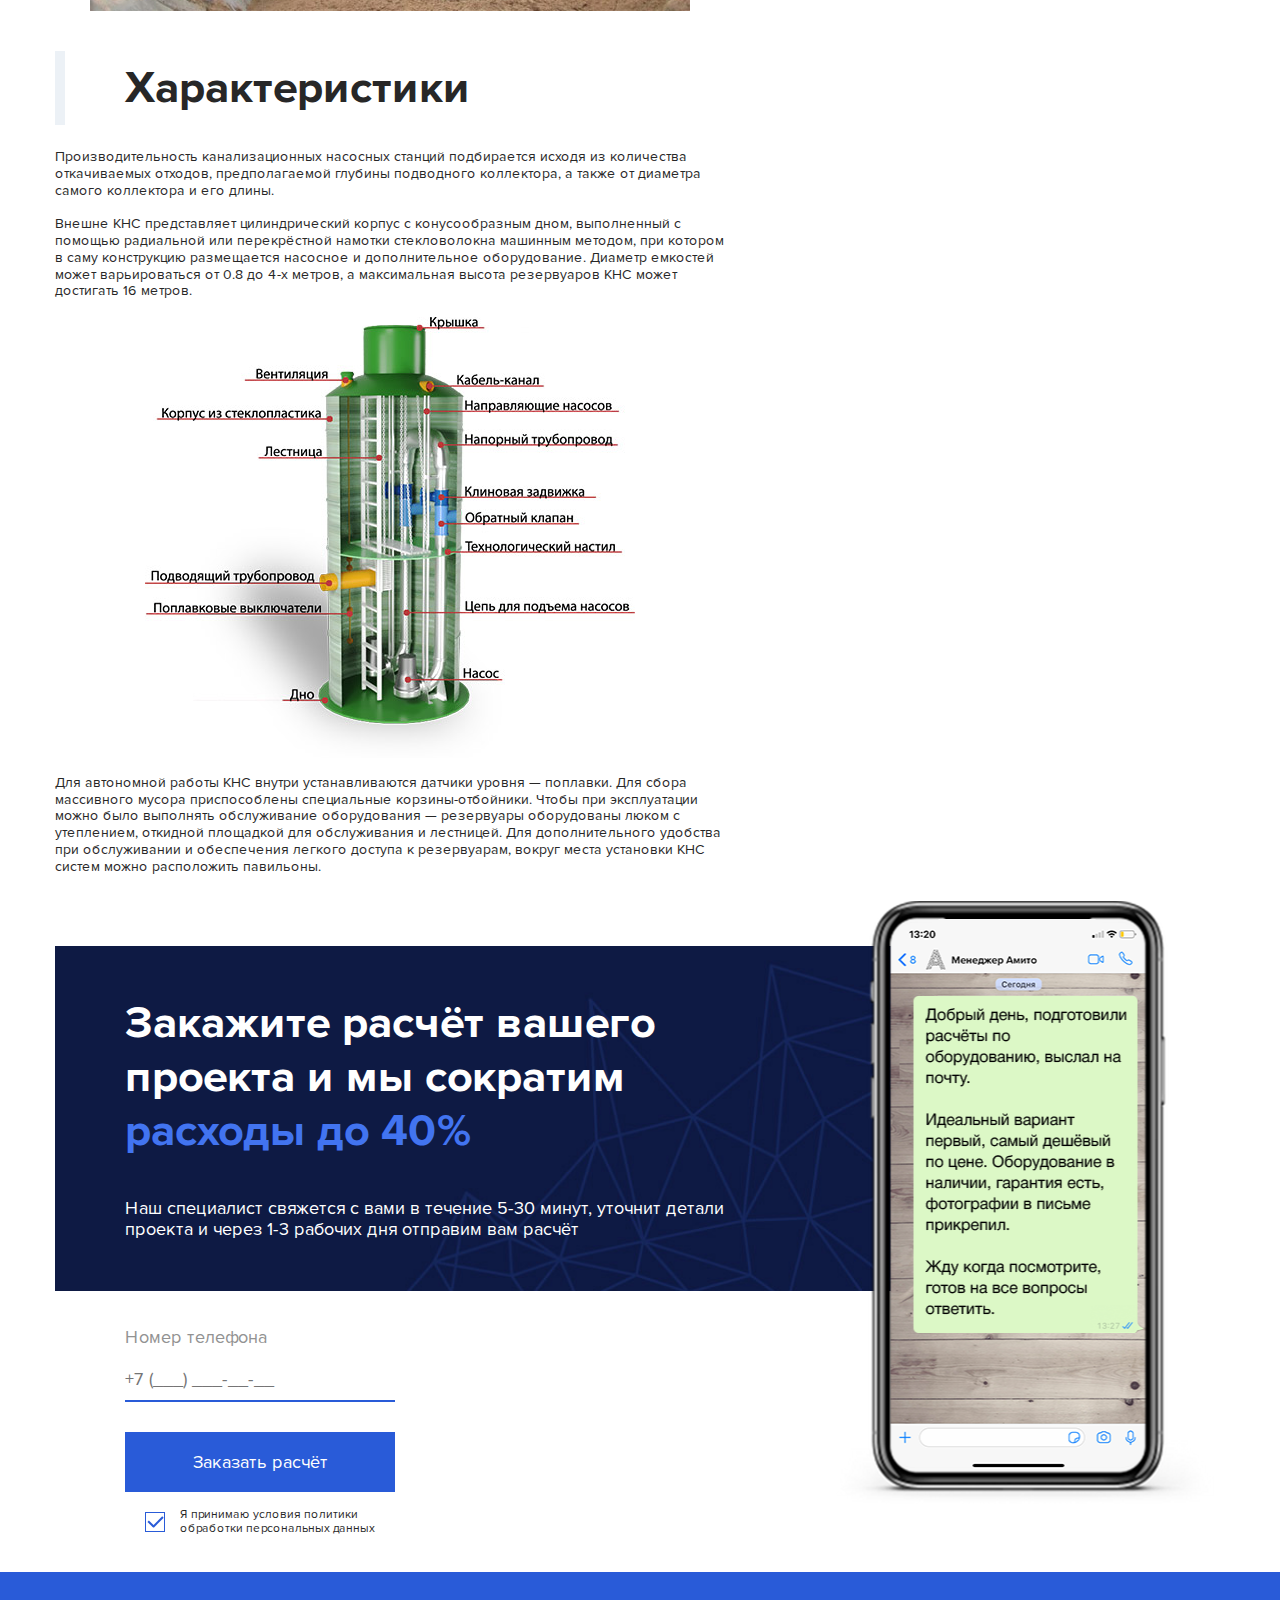
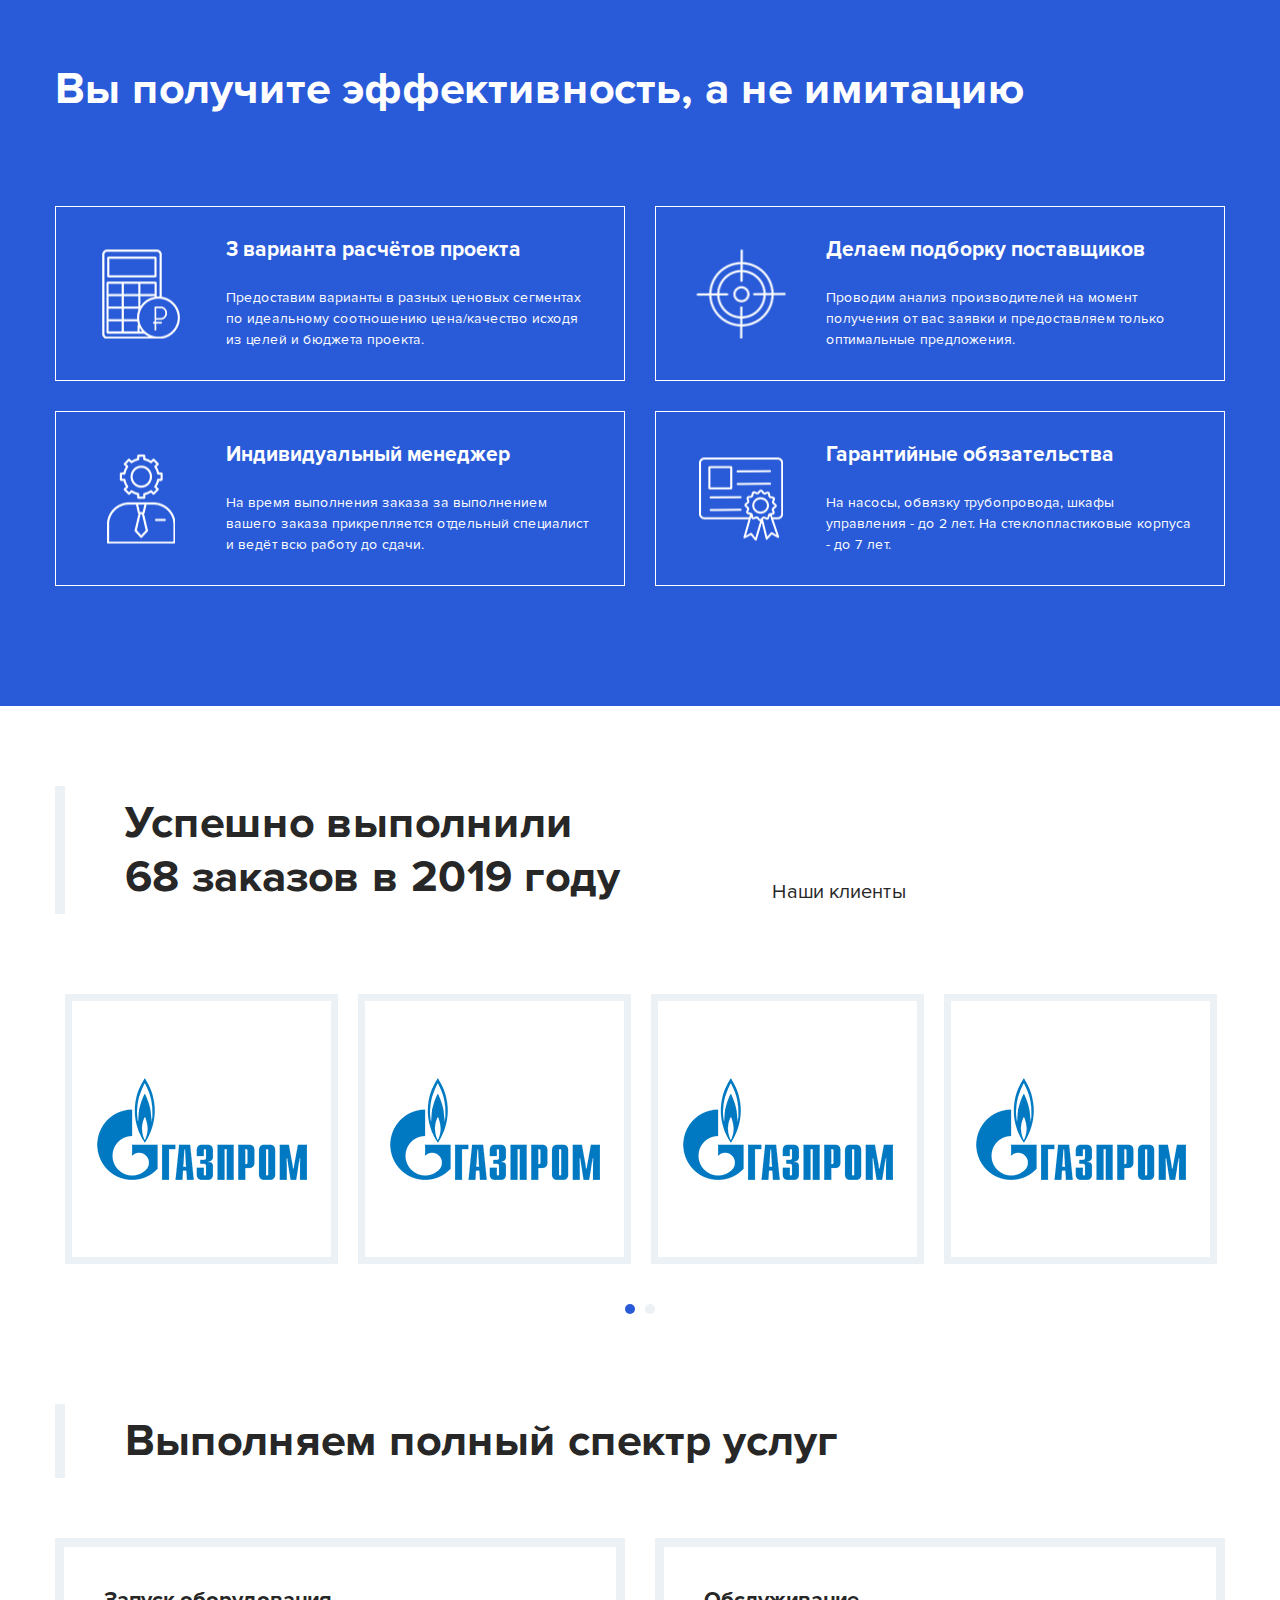
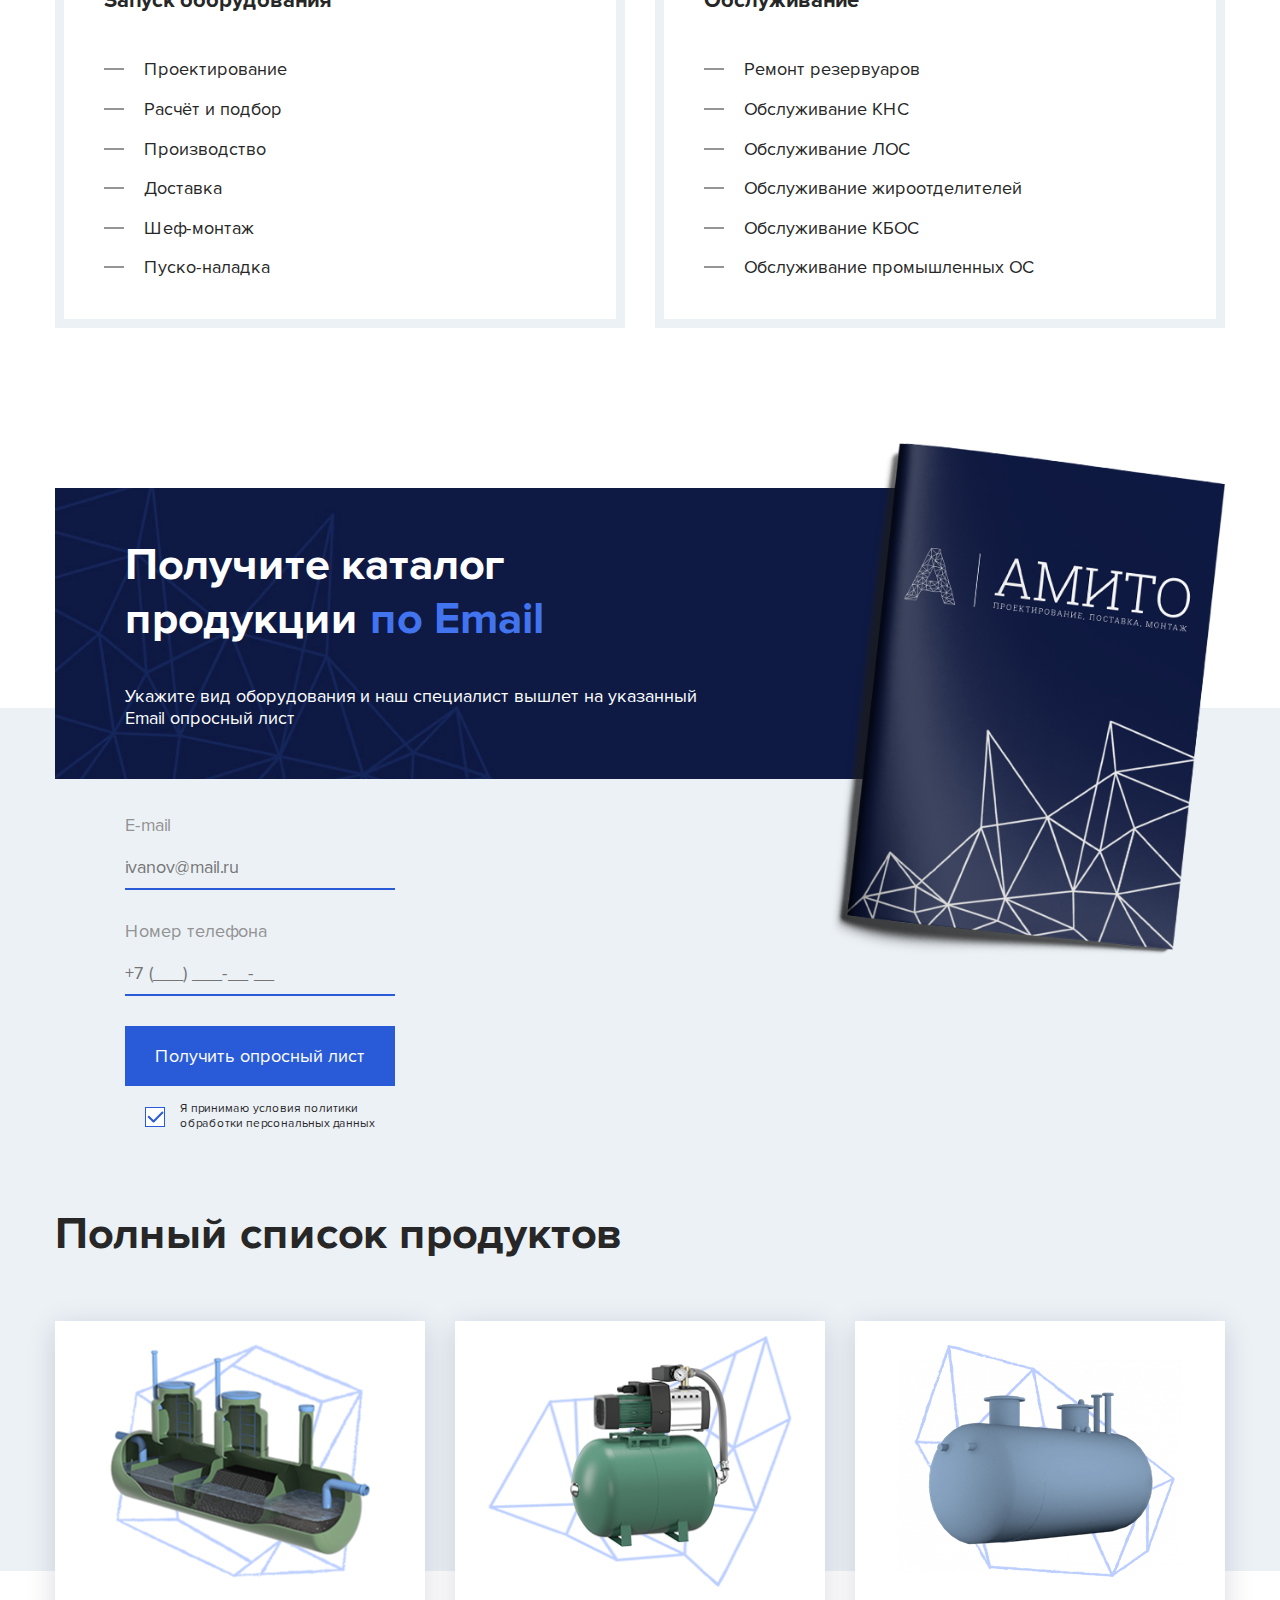
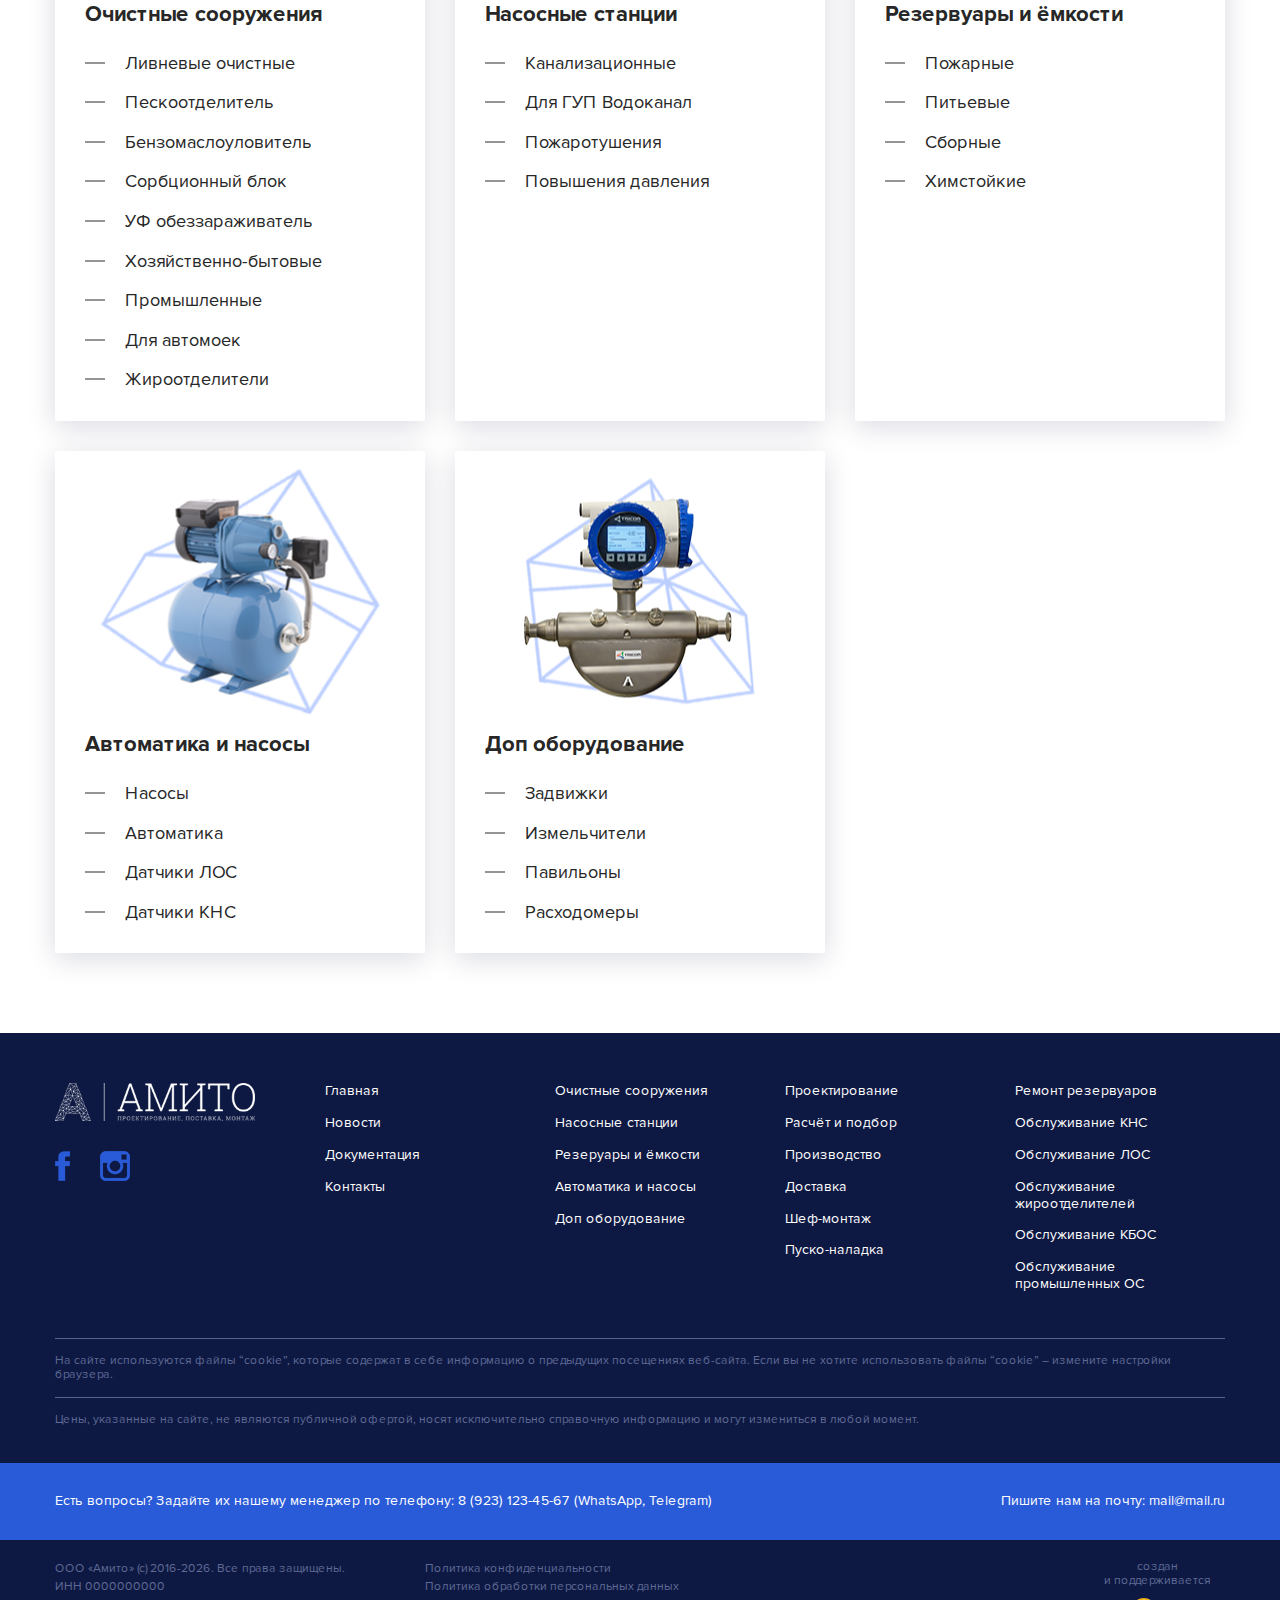
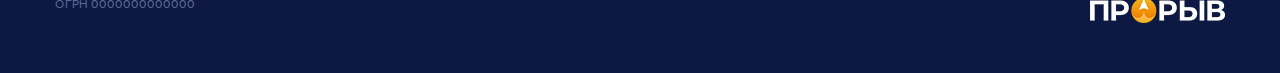
<file: product.html>
<!DOCTYPE html>
<html>
<head>
	<title></title>
	<meta name="keywords" content=''>
	<meta name="description" content=''>

	<meta name="format-detection" content="telephone=no">

	<meta http-equiv="Content-Type" content="text/html; charset=utf-8">
	<meta name="viewport" content="width=device-width,minimum-scale=1,maximum-scale=1">
	<link rel="stylesheet" href="css/reset.css" type="text/css">
	<link rel="stylesheet" href="css/jquery.fancybox.css" type="text/css">
	<link rel="stylesheet" href="css/slick.css" type="text/css">
	<link rel="stylesheet" href="css/chosen.min.css" type="text/css"/>
	<link rel="stylesheet" href="css/layout.css" type="text/css">
	<link rel="stylesheet" href="css/main.css" type="text/css">

</head>
<body>
	<div class="body-wrap">
		<div class="b header">
			<div class="header-top">
				<div class="container">
					<div class="wrap">
						<div class="header-burger">
							<div class="mobile-btn">
								<div class="mobile-btn-el"></div>
							</div>
						</div>
						<div class="header-logo">
							<a href="/"><img src="i/logo.png" alt=""></a>
						</div>
						<div class="header-content">
							<div class="logo-text">Поставка оборудования с установкой современных инженерных систем по&nbsp;России и&nbsp;СНГ</div>
							<div class="phone">
								<a href="tel:+78003505839">8 (800) 350-58-39</a>
								<span>Звонок по России бесплатный</span>
							</div>
							<a href="#" class="header-btn">Заказать звонок</a>
						</div>
					</div>
				</div>
			</div>
			<div class="header-bot">
				<div class="container">
					<div class="header-nav">
						<ul>
							<li><a href="/">Главная</a></li>
							<li class="li-drop"><a href="/">Продукция</a></li>
							<li class="li-drop"><a href="/">Услуги</a></li>
							<li><a href="/">Новости</a></li>
							<li><a href="/">Документация</a></li>
							<li><a href="/">Контакты</a></li>
						</ul>
					</div>
				</div>
			</div>
			<div class="mobile-menu">
				<div class="close-btn"></div>
				<ul class="nav">
					<li><a href="/">Главная</a></li>
					<li class="nav-drop"><a href="/">Продукция</a></li>
					<li class="nav-drop"><a href="/">Услуги</a></li>
					<li><a href="/">Новости</a></li>
					<li><a href="/">Документация</a></li>
					<li><a href="/">Контакты</a></li>
				</ul>
				<div class="phone">
					<a href="tel:+78003505839">8 (800) 350-58-39</a>
					<span>Звонок по России бесплатный</span>
				</div>
			</div>
		</div>

		<div class="b breadcrumbs">
			<div class="container">
				<ul>
					<li><a href="/">Главная</a></li>
					<li>— <a href="/">Продукция</a></li>
					<li>— <a href="/">Насосные станции</a></li>
					<li>— КНС</li>
				</ul>
			</div>
		</div>

		<div class="b first-ekr with-blackout" style="background-image:url('i/product-bg.jpg');">
			<div class="container">
				<h2 class="main-title">Канализационные насосные станции с&nbsp;вводом в&nbsp;эксплуатацию</h2>
				<div class="first-ekr-text big">Подготовка расчёта в&nbsp;течение 1&nbsp;рабочего дня<br> Разработаем план поставки с&nbsp;экономией до&nbsp;40%<br> Выполняем работы по&nbsp;пусконаладке по&nbsp;всей&nbsp;РФ</div>
				<div class="first-ekr-buttons">
					<a href="#form-calc" class="btn scroll-btn">Заказать консультацию</a>
					<a href="#form-list" class="btn more scroll-btn">Получить опросный лист</a>
				</div>
			</div>
		</div>

		<div class="b service-descr">
			<div class="container">
				<h2 class="title title-line">Описание</h2>
				<div class="news-wrap">
					<div class="service-descr-text">
						<p>Канализационная насосная станция (КНС) служит для перекачки и подъёма жидкостей различного происхождения. КНС используют в хозяйственно бытовой и производственной деятельностях, а также для перекачки ливнёвых и сточных вод.</p><br>
						<p>Транспортировка стоков происходит с помощью погружных или сухих насосов мощности от 1 до 1000 м3. Используемое на КНС оборудование определяется задачей и объектом установки станции. В АктивСток доступны для заказа насосные станции в полной комплектации, подготовленной для монтажа и запуска в кратчайшие сроки. Для скорейшего получения предложения о поставляемом оборудовании предлагаем вам заполнить опросный лист на КНС.</p><br>
						<img src="i/product-descr.jpg" alt=""><br><br><br>
						<h3 class="title title-line">Характеристики</h3><br><br>
						<p>Производительность канализационных насосных станций подбирается исходя из количества откачиваемых отходов, предполагаемой глубины подводного коллектора, а также от диаметра самого коллектора и его длины.</p><br>
						<p>Внешне КНС представляет цилиндрический корпус с конусообразным дном, выполненный с помощью радиальной или перекрёстной намотки стекловолокна машинным методом, при котором в саму конструкцию размещается насосное и дополнительное оборудование. Диаметр емкостей может варьироваться от 0.8 до 4-х метров, а максимальная высота резервуаров КНС может достигать 16 метров.</p><br>
						<img src="i/product-descr-2.jpg" alt=""><br>
						<p>Для автономной работы КНС внутри устанавливаются датчики уровня — поплавки. Для сбора массивного мусора приспособлены специальные корзины-отбойники. Чтобы при эксплуатации можно было выполнять обслуживание оборудования — резервуары оборудованы люком с утеплением, откидной площадкой для обслуживания и лестницей. Для дополнительного удобства при обслуживании и обеспечения легкого доступа к резервуарам, вокруг места установки КНС систем можно расположить павильоны.</p>
					</div>
					<div class="news-fix">
						<div class="image"><img src="i/wa-i.png"></div>
						<div class="name">Получите консультацию по&nbsp;WhatsApp</div>
						<div class="b-form">
							<form>
								<div class="b-input green">
									<label>Ваш номер в WhatsApp</label>
									<input type="tel" placeholder="+7 (___) ___-__-__">
								</div>
								<button type="submit" class="btn btn-green">Отправить</button>
								<div class="policy-text"><div class="radio-btn green active"></div>Я принимаю условия <a href="#popup-policy" class="fancybox">политики<br> обработки персональных данных</a></div>
							</form>
						</div>
					</div>
				</div>
			</div>
		</div>

		<div class="b calc">
			<div class="calc-wrap" id="form-calc">
				<div class="container">
					<div class="calc-head" style="background-image:url('i/calc-bg.jpg');">
						<h2 class="title">Закажите расчёт вашего проекта и&nbsp;мы&nbsp;сократим <span>расходы до&nbsp;40%</span></h2>
						<div class="calc-text">Наш специалист свяжется с вами в течение 5-30 минут, уточнит детали проекта и через 1-3 рабочих дня отправим вам расчёт</div>
						<img src="i/calc-phone-2.png" alt="" class="abs-img">
					</div>
					<div class="calc-form">
						<div class="b-form">
							<form>
								<div class="b-input">
									<label>Номер телефона</label>
									<input type="tel" placeholder="+7 (___) ___-__-__">
								</div>
								<button type="submit" class="btn">Заказать расчёт</button>
								<div class="policy-text"><div class="radio-btn active"></div>Я принимаю условия <a href="#popup-policy" class="fancybox">политики<br> обработки персональных данных</a></div>
							</form>
						</div>
					</div>
				</div>
			</div>
		</div>

		<div class="b preim-block no-pad-bot">
			<div class="container">
				<h2 class="title">Вы получите эффективность, а&nbsp;не&nbsp;имитацию</h2>
				<ul class="preim-list">
					<li>
						<img src="i/preim-i-1.png" class="icon">
						<div class="preim-title">3&nbsp;варианта расчётов проекта</div>
						<div class="text">
							<p>Предоставим варианты в разных ценовых сегментах по идеальному соотношению цена/качество исходя из целей и бюджета проекта.</p>
						</div>
					</li>
					<li>
						<img src="i/preim-i-2.png" class="icon">
						<div class="preim-title">Делаем подборку поставщиков</div>
						<div class="text">
							<p>Проводим анализ производителей на момент получения от вас заявки и предоставляем только оптимальные предложения.</p>
						</div>
					</li>
					<li>
						<img src="i/preim-i-3.png" class="icon">
						<div class="preim-title">Индивидуальный менеджер</div>
						<div class="text">
							<p>На время выполнения заказа за выполнением вашего заказа прикрепляется отдельный специалист и ведёт всю работу до сдачи.</p>
						</div>
					</li>
					<li>
						<img src="i/preim-i-4.png" class="icon">
						<div class="preim-title">Гарантийные обязательства</div>
						<div class="text">
							<p>На насосы, обвязку трубопровода, шкафы управления - до 2 лет. На стеклопластиковые корпуса - до 7 лет.</p>
						</div>
					</li>
				</ul>
			</div>
		</div>

		<div class="b ekr">
			<div class="container">
				<div class="head-title">
					<h2 class="title title-line">Успешно выполнили 68&nbsp;заказов в&nbsp;2019&nbsp;году</h2>
					<div class="subtitle">Наши клиенты</div>
				</div>
				<div class="partners">
					<div class="partner">
						<img src="i/gazprom.png" alt="">
					</div>
					<div class="partner">
						<img src="i/gazprom.png" alt="">
					</div>
					<div class="partner">
						<img src="i/gazprom.png" alt="">
					</div>
					<div class="partner">
						<img src="i/gazprom.png" alt="">
					</div>
					<div class="partner">
						<img src="i/gazprom.png" alt="">
					</div>
				</div>
			</div>
		</div>

		<div class="b services-nav no-pad-top">
			<div class="container">
				<h2 class="title title-line">Выполняем полный спектр услуг</h2>
				<div class="services-nav-wrap with-margin">
					<div class="services-nav-item">
						<div class="item-title">Запуск оборудования</div>
						<ul>
							<li><a href="#">Проектирование</a></li>
							<li><a href="#">Расчёт и подбор</a></li>
							<li><a href="#">Производство</a></li>
							<li><a href="#">Доставка</a></li>
							<li><a href="#">Шеф-монтаж</a></li>
							<li><a href="#">Пуско-наладка</a></li>
						</ul>
					</div>
					<div class="services-nav-item">
						<div class="item-title">Обслуживание</div>
						<ul>
							<li><a href="#">Ремонт резервуаров</a></li>
							<li><a href="#">Обслуживание КНС</a></li>
							<li><a href="#">Обслуживание ЛОС</a></li>
							<li><a href="#">Обслуживание жироотделителей</a></li>
							<li><a href="#">Обслуживание КБОС</a></li>
							<li><a href="#">Обслуживание промышленных ОС</a></li>
						</ul>
					</div>
				</div>
			</div>
		</div>

		<div class="b calc gray">
			<div class="calc-wrap" id="form-list">
				<div class="container">
					<div class="calc-head" style="background-image:url('i/calc-bg-2.jpg');">
						<h2 class="title">Получите каталог продукции <span>по&nbsp;Email</span></h2>
						<div class="calc-text">Укажите вид оборудования и наш специалист вышлет на указанный Email опросный лист</div>
						<img src="i/calc-img-2.png" alt="" class="abs-img">
					</div>
					<div class="calc-form">
						<div class="b-form">
							<form>
								<div class="b-input">
									<label>E-mail</label>
									<input type="email" placeholder="ivanov@mail.ru">
								</div>
								<div class="b-input">
									<label>Номер телефона</label>
									<input type="tel" placeholder="+7 (___) ___-__-__">
								</div>
								<button type="submit" class="btn">Получить опросный лист</button>
								<div class="policy-text"><div class="radio-btn active"></div>Я принимаю условия <a href="#popup-policy" class="fancybox">политики<br> обработки персональных данных</a></div>
							</form>
						</div>
					</div>
				</div>
			</div>
		</div>

		<div class="b services">
			<div class="services-top small gray">
				<div class="container">
					<h2 class="title">Полный список продуктов</h2>
				</div>
			</div>
			<div class="services-bot small white">
				<div class="wrap">
					<div class="container">
						<div class="products">
							<div class="product">
								<div class="image"><img src="i/prod-1.png"></div>
								<div class="content">
									<div class="name"><a href="#">Очистные сооружения</a></div>
									<ul>
										<li><a href="#">Ливневые очистные</a></li>
										<li><a href="#">Пескоотделитель</a></li>
										<li><a href="#">Бензомаслоуловитель</a></li>
										<li><a href="#">Сорбционный блок</a></li>
										<li><a href="#">УФ обеззараживатель</a></li>
										<li><a href="#">Хозяйственно-бытовые</a></li>
										<li><a href="#">Промышленные</a></li>
										<li><a href="#">Для автомоек</a></li>
										<li><a href="#">Жироотделители</a></li>
									</ul>
								</div>
							</div>
							<div class="product">
								<div class="image"><img src="i/prod-2.png"></div>
								<div class="content">
									<div class="name"><a href="#">Насосные станции</a></div>
									<ul>
										<li><a href="#">Канализационные</a></li>
										<li><a href="#">Для ГУП Водоканал</a></li>
										<li><a href="#">Пожаротушения</a></li>
										<li><a href="#">Повышения давления</a></li>
									</ul>
								</div>
							</div>
							<div class="product">
								<div class="image"><img src="i/prod-3.png"></div>
								<div class="content">
									<div class="name"><a href="#">Резервуары и ёмкости</a></div>
									<ul>
										<li><a href="#">Пожарные</a></li>
										<li><a href="#">Питьевые</a></li>
										<li><a href="#">Сборные</a></li>
										<li><a href="#">Химстойкие</a></li>
									</ul>
								</div>
							</div>
							<div class="product">
								<div class="image"><img src="i/prod-4.png"></div>
								<div class="content">
									<div class="name"><a href="#">Автоматика и насосы</a></div>
									<ul>
										<li><a href="#">Насосы</a></li>
										<li><a href="#">Автоматика</a></li>
										<li><a href="#">Датчики ЛОС</a></li>
										<li><a href="#">Датчики КНС</a></li>
									</ul>
								</div>
							</div>
							<div class="product">
								<div class="image"><img src="i/prod-5.png"></div>
								<div class="content">
									<div class="name"><a href="#">Доп оборудование</a></div>
									<ul>
										<li><a href="#">Задвижки</a></li>
										<li><a href="#">Измельчители</a></li>
										<li><a href="#">Павильоны</a></li>
										<li><a href="#">Расходомеры</a></li>
									</ul>
								</div>
							</div>
						</div>
					</div>
				</div>
			</div>
		</div>

		<div class="b footer">
			<div class="footer-top">
				<div class="container">
					<div class="wrap">
						<div class="footer-logo-wrap">
							<div class="footer-logo">
								<a href="/"><img src="i/logo.png" alt=""></a>
							</div>
							<div class="footer-social">
								<a href="#"><img src="i/soc-1.png"></a>
								<a href="#"><img src="i/soc-2.png"></a>
							</div>
						</div>
						<div class="footer-nav">
							<ul>
								<li><a href="/">Главная</a></li>
								<li><a href="/">Новости</a></li>
								<li><a href="/">Документация</a></li>
								<li><a href="/">Контакты</a></li>
							</ul>
							<ul>
								<li><a href="/">Очистные сооружения</a></li>
								<li><a href="/">Насосные станции</a></li>
								<li><a href="/">Резеруары и ёмкости</a></li>
								<li><a href="/">Автоматика и насосы</a></li>
								<li><a href="/">Доп оборудование</a></li>
							</ul>
							<ul>
								<li><a href="/">Проектирование</a></li>
								<li><a href="/">Расчёт и подбор</a></li>
								<li><a href="/">Производство</a></li>
								<li><a href="/">Доставка</a></li>
								<li><a href="/">Шеф-монтаж</a></li>
								<li><a href="/">Пуско-наладка</a></li>
							</ul>
							<ul>
								<li><a href="/">Ремонт резервуаров</a></li>
								<li><a href="/">Обслуживание КНС</a></li>
								<li><a href="/">Обслуживание ЛОС</a></li>
								<li><a href="/">Обслуживание жироотделителей</a></li>
								<li><a href="/">Обслуживание КБОС</a></li>
								<li><a href="/">Обслуживание промышленных&nbsp;ОС</a></li>
							</ul>
						</div>
					</div>
					<div class="footer-cookie">
						<p>На сайте используются <a href="#" target="_blank">файлы “cookie”</a>, которые содержат в себе информацию о предыдущих посещениях веб-сайта. Если вы не хотите использовать <a href="#" target="_blank">файлы “cookie”</a> – измените настройки браузера.</p>
						<p>Цены, указанные на сайте, не являются публичной офертой, носят исключительно справочную информацию и могут измениться в любой момент.</p>
					</div>
				</div>
			</div>
			<div class="footer-mid">
				<div class="container">
					<div class="wrap">
						<p>Есть вопросы? Задайте их нашему менеджер по телефону: <a href="tel:+79231234567">8 (923) 123-45-67</a> (WhatsApp, Telegram)</p>
						<p>Пишите нам на почту: <a href="mailto:mail@mail.ru">mail@mail.ru</a></p>
					</div>
				</div>
			</div>
			<div class="footer-bot">
				<div class="container">
					<div class="wrap">
						<div class="footer-info">
							<ul>
								<li>ООО «Амито» (c) 2016-<span id="footer-year">2019</span>. Все права защищены.</li>
								<li>ИНН 0000000000</li>
								<li>ОГРН 0000000000000</li>
							</ul>
							<ul>
								<li><a href="#" target="_blank">Политика конфиденциальности</a></li>
								<li><a href="#" target="_blank">Политика обработки персональных данных</a></li>
							</ul>
						</div>
						<div class="footer-logo-dev">
							<a href="https://atkgroup.pro" target="_blank">
								<p>создан и&nbsp;поддерживается</p>
								<img src="i/logo-dev.png">
							</a>
						</div>
					</div>
				</div>
			</div>
		</div>

		<div style="display:none;">
		</div>
	</div>

	<script type="text/javascript" src="js/jquery-2.1.1.min.js"></script>
	<script type="text/javascript" src="js/jquery.fancybox.js"></script>
	<script type="text/javascript" src="js/jquery.inputmask.bundle.js"></script>
	<script type="text/javascript" src="js/slick.js"></script>
	<script type="text/javascript" src="js/chosen.jquery.min.js"></script>
	<script type="text/javascript" src="js/main.js"></script>
</body>
</html>
</file>
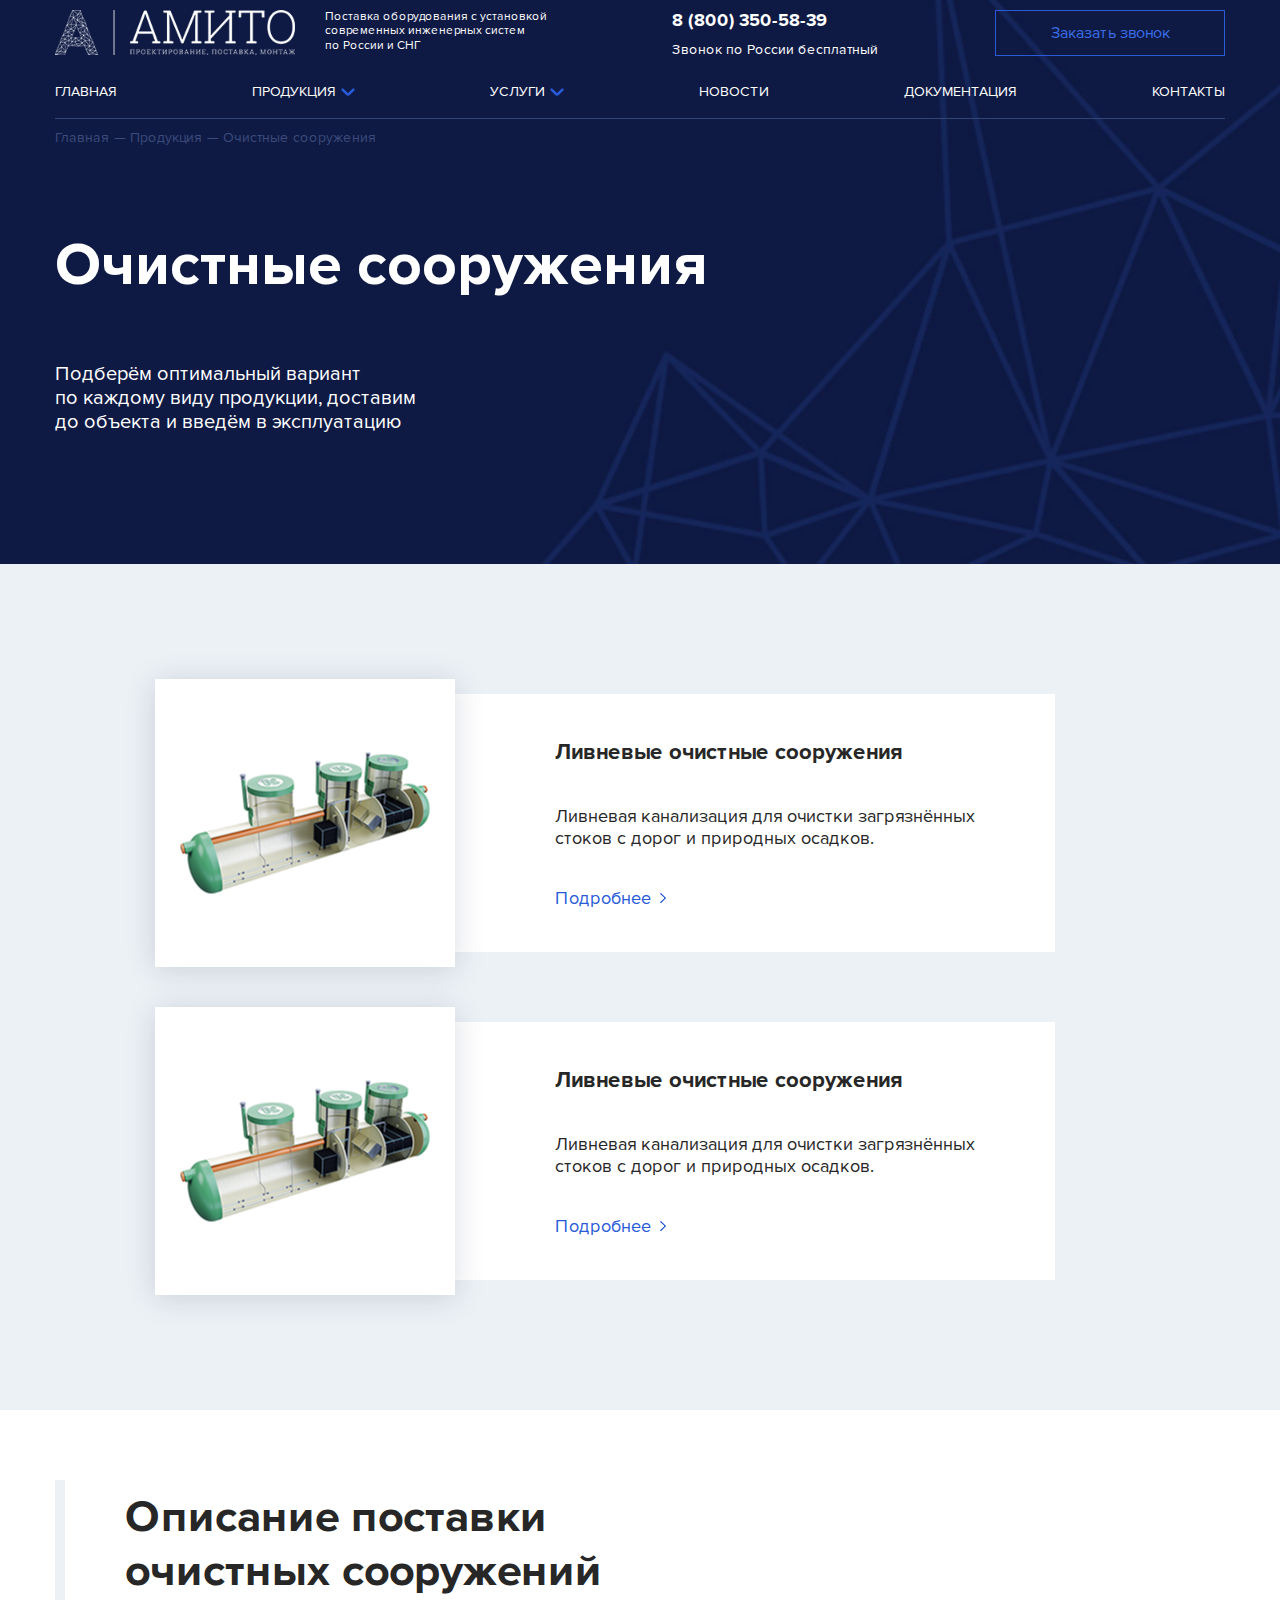
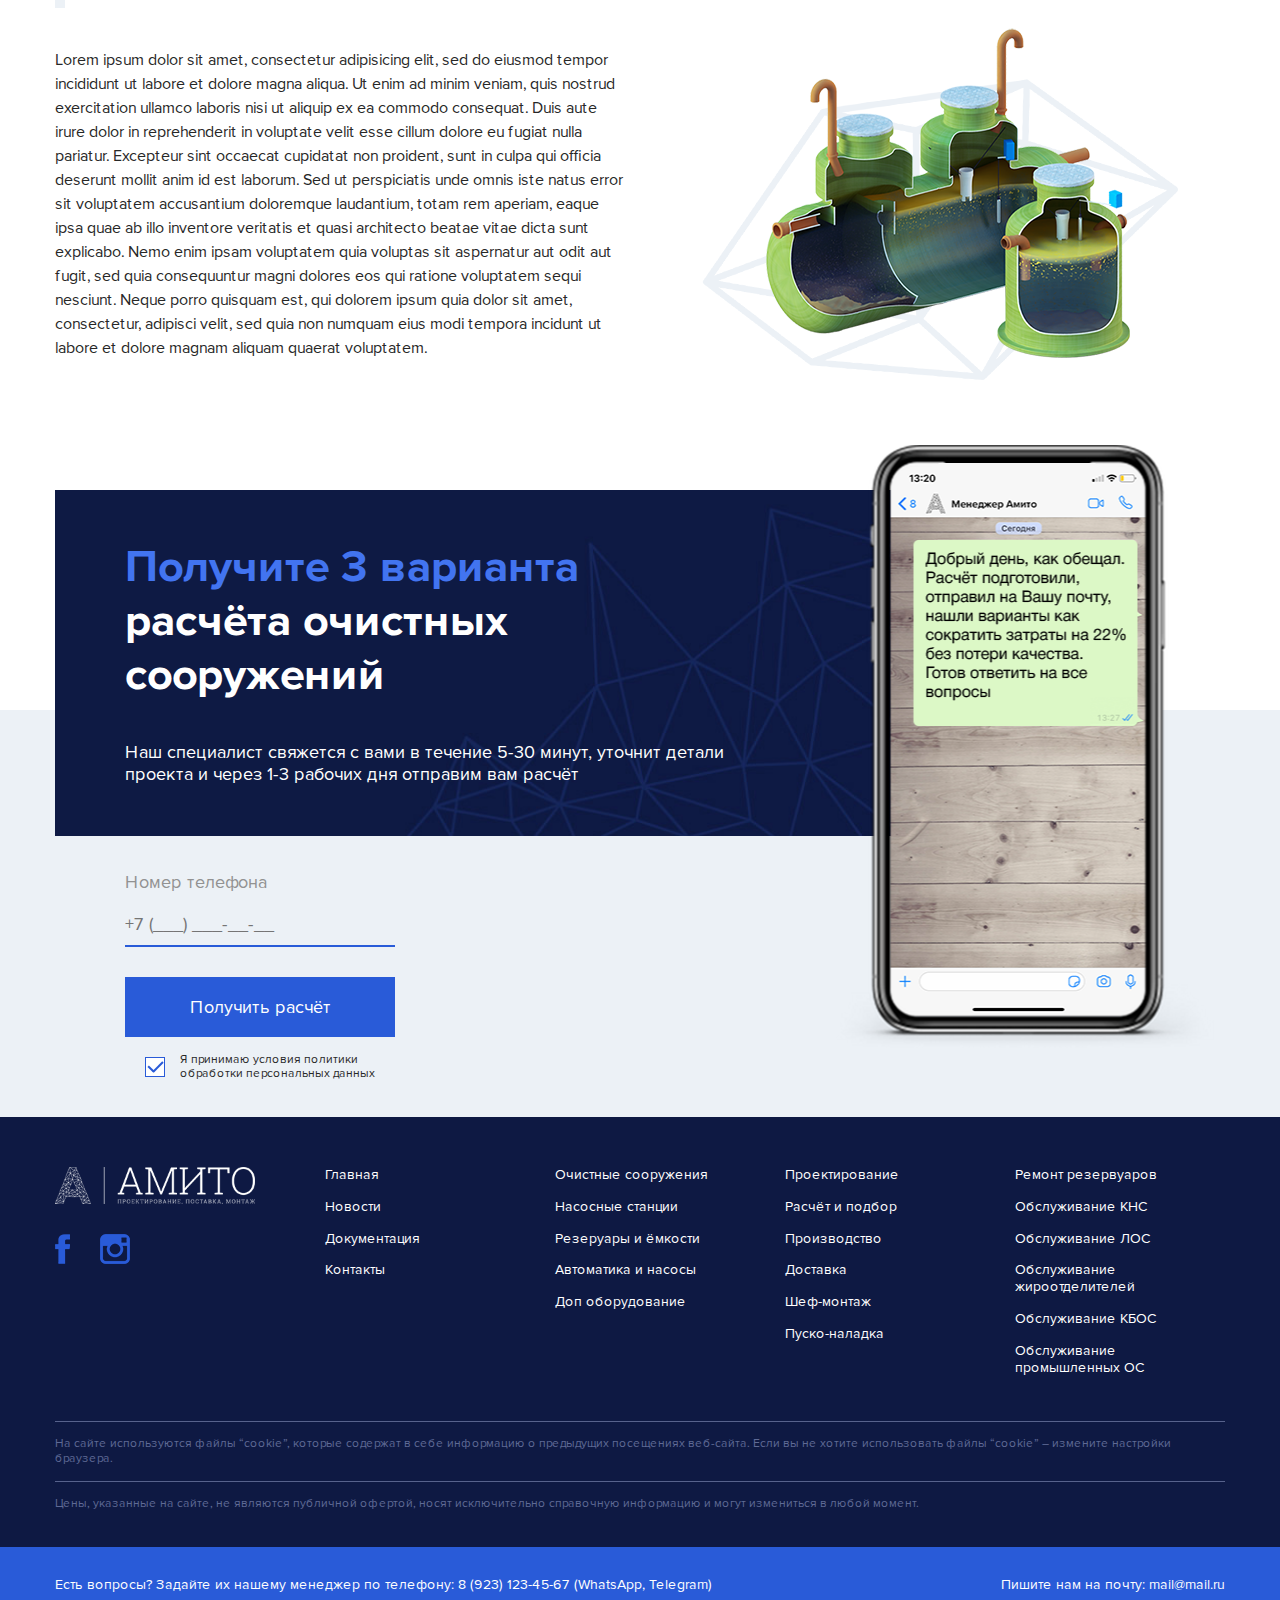
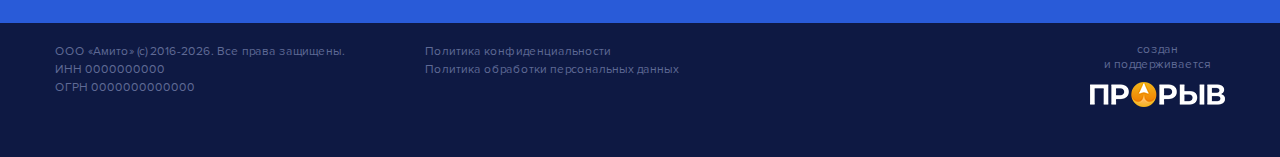
<file: products-cat.html>
<!DOCTYPE html>
<html>
<head>
	<title></title>
	<meta name="keywords" content=''>
	<meta name="description" content=''>

	<meta name="format-detection" content="telephone=no">

	<meta http-equiv="Content-Type" content="text/html; charset=utf-8">
	<meta name="viewport" content="width=device-width,minimum-scale=1,maximum-scale=1">
	<link rel="stylesheet" href="css/reset.css" type="text/css">
	<link rel="stylesheet" href="css/jquery.fancybox.css" type="text/css">
	<link rel="stylesheet" href="css/slick.css" type="text/css">
	<link rel="stylesheet" href="css/chosen.min.css" type="text/css"/>
	<link rel="stylesheet" href="css/layout.css" type="text/css">
	<link rel="stylesheet" href="css/main.css" type="text/css">

</head>
<body>
	<div class="body-wrap">
		<div class="b header">
			<div class="header-top">
				<div class="container">
					<div class="wrap">
						<div class="header-burger">
							<div class="mobile-btn">
								<div class="mobile-btn-el"></div>
							</div>
						</div>
						<div class="header-logo">
							<a href="/"><img src="i/logo.png" alt=""></a>
						</div>
						<div class="header-content">
							<div class="logo-text">Поставка оборудования с установкой современных инженерных систем по&nbsp;России и&nbsp;СНГ</div>
							<div class="phone">
								<a href="tel:+78003505839">8 (800) 350-58-39</a>
								<span>Звонок по России бесплатный</span>
							</div>
							<a href="#" class="header-btn">Заказать звонок</a>
						</div>
					</div>
				</div>
			</div>
			<div class="header-bot">
				<div class="container">
					<div class="header-nav">
						<ul>
							<li><a href="/">Главная</a></li>
							<li class="li-drop"><a href="/">Продукция</a></li>
							<li class="li-drop"><a href="/">Услуги</a></li>
							<li><a href="/">Новости</a></li>
							<li><a href="/">Документация</a></li>
							<li><a href="/">Контакты</a></li>
						</ul>
					</div>
				</div>
			</div>
			<div class="mobile-menu">
				<div class="close-btn"></div>
				<ul class="nav">
					<li><a href="/">Главная</a></li>
					<li class="nav-drop"><a href="/">Продукция</a></li>
					<li class="nav-drop"><a href="/">Услуги</a></li>
					<li><a href="/">Новости</a></li>
					<li><a href="/">Документация</a></li>
					<li><a href="/">Контакты</a></li>
				</ul>
				<div class="phone">
					<a href="tel:+78003505839">8 (800) 350-58-39</a>
					<span>Звонок по России бесплатный</span>
				</div>
			</div>
		</div>

		<div class="b breadcrumbs">
			<div class="container">
				<ul>
					<li><a href="/">Главная</a></li>
					<li><a href="/">— Продукция</a></li>
					<li>— Очистные сооружения</li>
				</ul>
			</div>
		</div>

		<div class="b first-ekr" style="background-image:url('i/first-bg.jpg');">
			<div class="container">
				<h2 class="main-title">Очистные сооружения</h2>
				<div class="first-ekr-text">Подберём оптимальный вариант по&nbsp;каждому виду продукции, доставим до&nbsp;объекта и&nbsp;введём в&nbsp;эксплуатацию</div>
			</div>
		</div>

		<div class="b products-cat">
			<div class="container">
				<ul class="products-cat-list">
					<li>
						<div class="image"><img src="i/prod-cat-1.png"></div>
						<div class="name">Ливневые очистные сооружения</div>
						<div class="text">
							<p>Ливневая канализация для очистки загрязнённых стоков с дорог и природных осадков.</p>
						</div>
						<a href="#" class="more">Подробнее</a>
					</li>
					<li>
						<div class="image"><img src="i/prod-cat-1.png"></div>
						<div class="name">Ливневые очистные сооружения</div>
						<div class="text">
							<p>Ливневая канализация для очистки загрязнённых стоков с дорог и природных осадков.</p>
						</div>
						<a href="#" class="more">Подробнее</a>
					</li>
				</ul>
			</div>
		</div>

		<div class="b cat-descr">
			<div class="container">
				<h2 class="title title-line">Описание поставки<br> очистных сооружений</h2>
				<div class="cat-descr-wrap">
					<div class="image">
						<img src="i/prod-cat-img.png" alt="">
					</div>
					<div class="text">
						<p>Lorem ipsum dolor sit amet, consectetur adipisicing elit, sed do eiusmod tempor incididunt ut labore et dolore magna aliqua. Ut enim ad minim veniam, quis nostrud exercitation ullamco laboris nisi ut aliquip ex ea commodo consequat. Duis aute irure dolor in reprehenderit in voluptate velit esse cillum dolore eu fugiat nulla pariatur. Excepteur sint occaecat cupidatat non proident, sunt in culpa qui officia deserunt mollit anim id est laborum. Sed ut perspiciatis unde omnis iste natus error sit voluptatem accusantium doloremque laudantium, totam rem aperiam, eaque ipsa quae ab illo inventore veritatis et quasi architecto beatae vitae dicta sunt explicabo. Nemo enim ipsam voluptatem quia voluptas sit aspernatur aut odit aut fugit, sed quia consequuntur magni dolores eos qui ratione voluptatem sequi nesciunt. Neque porro quisquam est, qui dolorem ipsum quia dolor sit amet, consectetur, adipisci velit, sed quia non numquam eius modi tempora incidunt ut labore et dolore magnam aliquam quaerat voluptatem.</p>
					</div>
				</div>
			</div>
		</div>

		<div class="b calc gray">
			<div class="calc-wrap">
				<div class="container">
					<div class="calc-head" style="background-image:url('i/calc-bg.jpg');">
						<h2 class="title"><span>Получите 3 варианта</span> расчёта очистных сооружений</h2>
						<div class="calc-text">Наш специалист свяжется с вами в течение 5-30 минут, уточнит детали проекта и через 1-3 рабочих дня отправим вам расчёт</div>
						<img src="i/calc-phone.png" alt="" class="abs-img">
					</div>
					<div class="calc-form">
						<div class="b-form">
							<form>
								<div class="b-input">
									<label>Номер телефона</label>
									<input type="tel" placeholder="+7 (___) ___-__-__">
								</div>
								<button type="submit" class="btn">Получить расчёт</button>
								<div class="policy-text"><div class="radio-btn active"></div>Я принимаю условия <a href="#popup-policy" class="fancybox">политики<br> обработки персональных данных</a></div>
							</form>
						</div>
					</div>
				</div>
			</div>
		</div>

		<div class="b footer">
			<div class="footer-top">
				<div class="container">
					<div class="wrap">
						<div class="footer-logo-wrap">
							<div class="footer-logo">
								<a href="/"><img src="i/logo.png" alt=""></a>
							</div>
							<div class="footer-social">
								<a href="#"><img src="i/soc-1.png"></a>
								<a href="#"><img src="i/soc-2.png"></a>
							</div>
						</div>
						<div class="footer-nav">
							<ul>
								<li><a href="/">Главная</a></li>
								<li><a href="/">Новости</a></li>
								<li><a href="/">Документация</a></li>
								<li><a href="/">Контакты</a></li>
							</ul>
							<ul>
								<li><a href="/">Очистные сооружения</a></li>
								<li><a href="/">Насосные станции</a></li>
								<li><a href="/">Резеруары и ёмкости</a></li>
								<li><a href="/">Автоматика и насосы</a></li>
								<li><a href="/">Доп оборудование</a></li>
							</ul>
							<ul>
								<li><a href="/">Проектирование</a></li>
								<li><a href="/">Расчёт и подбор</a></li>
								<li><a href="/">Производство</a></li>
								<li><a href="/">Доставка</a></li>
								<li><a href="/">Шеф-монтаж</a></li>
								<li><a href="/">Пуско-наладка</a></li>
							</ul>
							<ul>
								<li><a href="/">Ремонт резервуаров</a></li>
								<li><a href="/">Обслуживание КНС</a></li>
								<li><a href="/">Обслуживание ЛОС</a></li>
								<li><a href="/">Обслуживание жироотделителей</a></li>
								<li><a href="/">Обслуживание КБОС</a></li>
								<li><a href="/">Обслуживание промышленных&nbsp;ОС</a></li>
							</ul>
						</div>
					</div>
					<div class="footer-cookie">
						<p>На сайте используются <a href="#" target="_blank">файлы “cookie”</a>, которые содержат в себе информацию о предыдущих посещениях веб-сайта. Если вы не хотите использовать <a href="#" target="_blank">файлы “cookie”</a> – измените настройки браузера.</p>
						<p>Цены, указанные на сайте, не являются публичной офертой, носят исключительно справочную информацию и могут измениться в любой момент.</p>
					</div>
				</div>
			</div>
			<div class="footer-mid">
				<div class="container">
					<div class="wrap">
						<p>Есть вопросы? Задайте их нашему менеджер по телефону: <a href="tel:+79231234567">8 (923) 123-45-67</a> (WhatsApp, Telegram)</p>
						<p>Пишите нам на почту: <a href="mailto:mail@mail.ru">mail@mail.ru</a></p>
					</div>
				</div>
			</div>
			<div class="footer-bot">
				<div class="container">
					<div class="wrap">
						<div class="footer-info">
							<ul>
								<li>ООО «Амито» (c) 2016-<span id="footer-year">2019</span>. Все права защищены.</li>
								<li>ИНН 0000000000</li>
								<li>ОГРН 0000000000000</li>
							</ul>
							<ul>
								<li><a href="#" target="_blank">Политика конфиденциальности</a></li>
								<li><a href="#" target="_blank">Политика обработки персональных данных</a></li>
							</ul>
						</div>
						<div class="footer-logo-dev">
							<a href="https://atkgroup.pro" target="_blank">
								<p>создан и&nbsp;поддерживается</p>
								<img src="i/logo-dev.png">
							</a>
						</div>
					</div>
				</div>
			</div>
		</div>

		<div style="display:none;">
		</div>
	</div>

	<script type="text/javascript" src="js/jquery-2.1.1.min.js"></script>
	<script type="text/javascript" src="js/jquery.fancybox.js"></script>
	<script type="text/javascript" src="js/jquery.inputmask.bundle.js"></script>
	<script type="text/javascript" src="js/slick.js"></script>
	<script type="text/javascript" src="js/chosen.jquery.min.js"></script>
	<script type="text/javascript" src="js/main.js"></script>
</body>
</html>
</file>
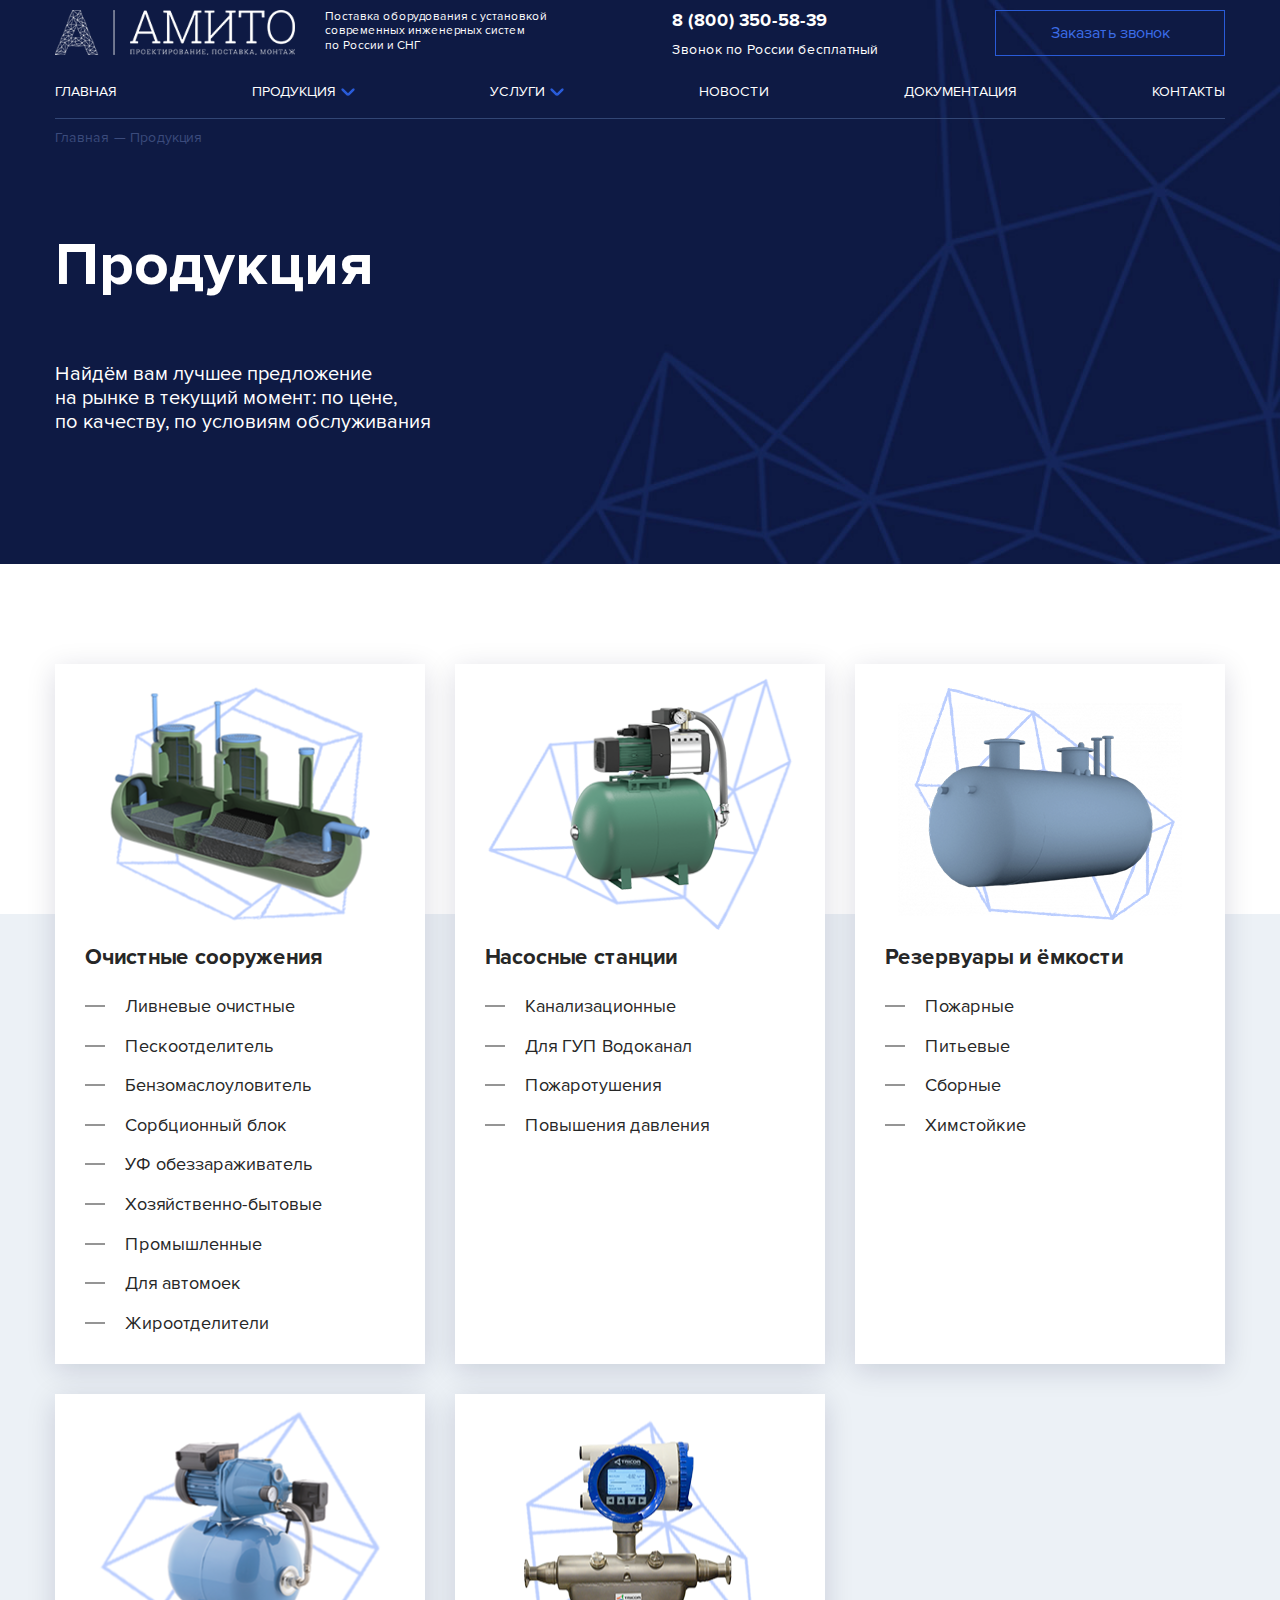
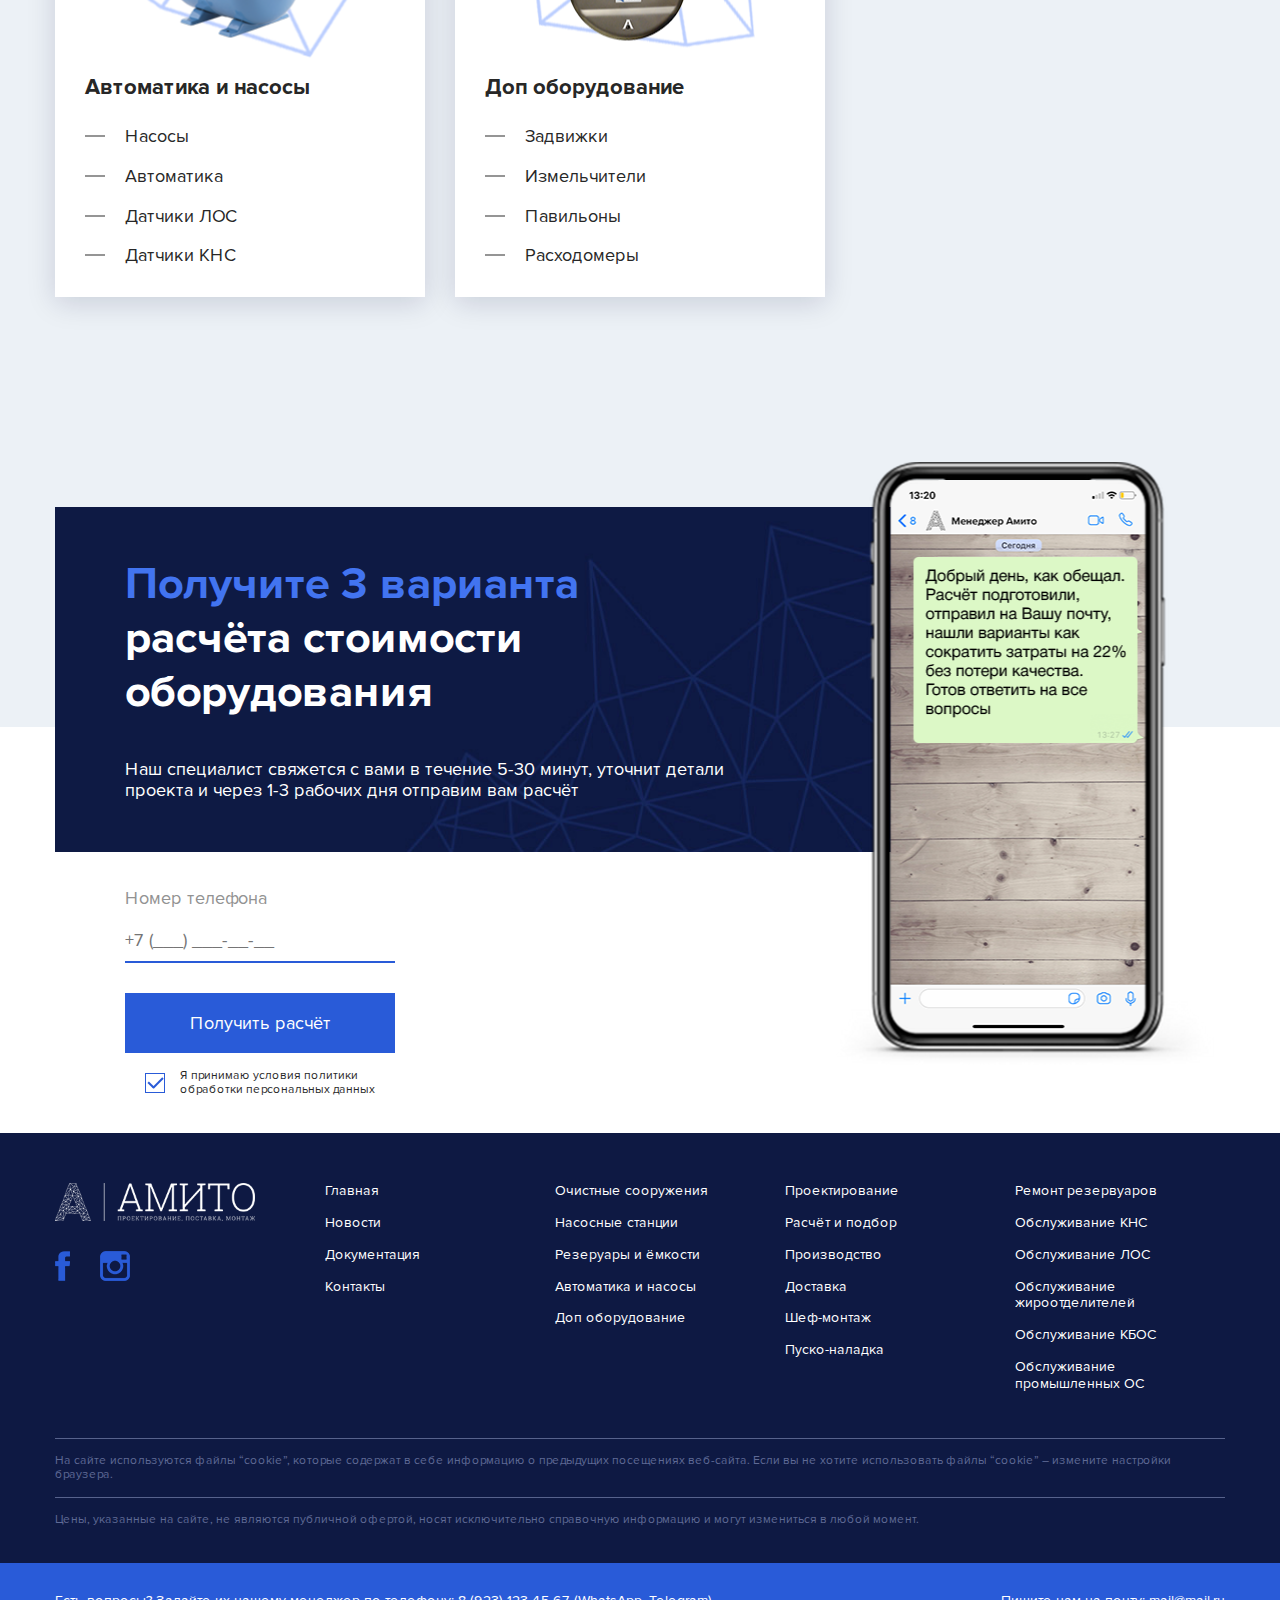
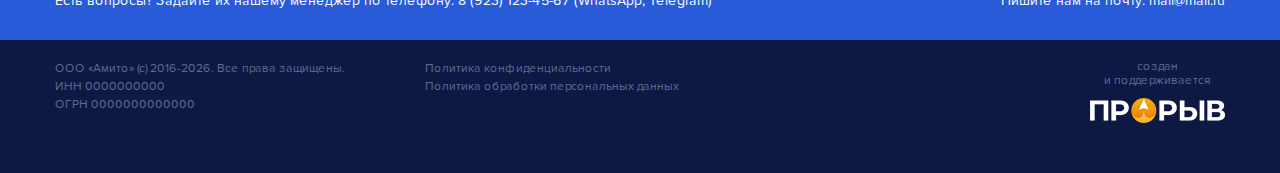
<file: products.html>
<!DOCTYPE html>
<html>
<head>
	<title></title>
	<meta name="keywords" content=''>
	<meta name="description" content=''>

	<meta name="format-detection" content="telephone=no">

	<meta http-equiv="Content-Type" content="text/html; charset=utf-8">
	<meta name="viewport" content="width=device-width,minimum-scale=1,maximum-scale=1">
	<link rel="stylesheet" href="css/reset.css" type="text/css">
	<link rel="stylesheet" href="css/jquery.fancybox.css" type="text/css">
	<link rel="stylesheet" href="css/slick.css" type="text/css">
	<link rel="stylesheet" href="css/chosen.min.css" type="text/css"/>
	<link rel="stylesheet" href="css/layout.css" type="text/css">
	<link rel="stylesheet" href="css/main.css" type="text/css">

</head>
<body>
	<div class="body-wrap">
		<div class="b header">
			<div class="header-top">
				<div class="container">
					<div class="wrap">
						<div class="header-burger">
							<div class="mobile-btn">
								<div class="mobile-btn-el"></div>
							</div>
						</div>
						<div class="header-logo">
							<a href="/"><img src="i/logo.png" alt=""></a>
						</div>
						<div class="header-content">
							<div class="logo-text">Поставка оборудования с установкой современных инженерных систем по&nbsp;России и&nbsp;СНГ</div>
							<div class="phone">
								<a href="tel:+78003505839">8 (800) 350-58-39</a>
								<span>Звонок по России бесплатный</span>
							</div>
							<a href="#" class="header-btn">Заказать звонок</a>
						</div>
					</div>
				</div>
			</div>
			<div class="header-bot">
				<div class="container">
					<div class="header-nav">
						<ul>
							<li><a href="/">Главная</a></li>
							<li class="li-drop"><a href="/">Продукция</a></li>
							<li class="li-drop"><a href="/">Услуги</a></li>
							<li><a href="/">Новости</a></li>
							<li><a href="/">Документация</a></li>
							<li><a href="/">Контакты</a></li>
						</ul>
					</div>
				</div>
			</div>
			<div class="mobile-menu">
				<div class="close-btn"></div>
				<ul class="nav">
					<li><a href="/">Главная</a></li>
					<li class="nav-drop"><a href="/">Продукция</a></li>
					<li class="nav-drop"><a href="/">Услуги</a></li>
					<li><a href="/">Новости</a></li>
					<li><a href="/">Документация</a></li>
					<li><a href="/">Контакты</a></li>
				</ul>
				<div class="phone">
					<a href="tel:+78003505839">8 (800) 350-58-39</a>
					<span>Звонок по России бесплатный</span>
				</div>
			</div>
		</div>

		<div class="b breadcrumbs">
			<div class="container">
				<ul>
					<li><a href="/">Главная</a></li>
					<li>— Продукция</li>
				</ul>
			</div>
		</div>

		<div class="b first-ekr" style="background-image:url('i/first-bg.jpg');">
			<div class="container">
				<h2 class="main-title">Продукция</h2>
				<div class="first-ekr-text">Найдём вам лучшее предложение на&nbsp;рынке в&nbsp;текущий момент: по&nbsp;цене, по&nbsp;качеству, по&nbsp;условиям обслуживания</div>
			</div>
		</div>

		<div class="b services">
			<div class="services-top small">
				<div class="container"></div>
			</div>
			<div class="services-bot">
				<div class="wrap">
					<div class="container">
						<div class="products">
							<div class="product">
								<div class="image"><img src="i/prod-1.png"></div>
								<div class="content">
									<div class="name"><a href="#">Очистные сооружения</a></div>
									<ul>
										<li><a href="#">Ливневые очистные</a></li>
										<li><a href="#">Пескоотделитель</a></li>
										<li><a href="#">Бензомаслоуловитель</a></li>
										<li><a href="#">Сорбционный блок</a></li>
										<li><a href="#">УФ обеззараживатель</a></li>
										<li><a href="#">Хозяйственно-бытовые</a></li>
										<li><a href="#">Промышленные</a></li>
										<li><a href="#">Для автомоек</a></li>
										<li><a href="#">Жироотделители</a></li>
									</ul>
								</div>
							</div>
							<div class="product">
								<div class="image"><img src="i/prod-2.png"></div>
								<div class="content">
									<div class="name"><a href="#">Насосные станции</a></div>
									<ul>
										<li><a href="#">Канализационные</a></li>
										<li><a href="#">Для ГУП Водоканал</a></li>
										<li><a href="#">Пожаротушения</a></li>
										<li><a href="#">Повышения давления</a></li>
									</ul>
								</div>
							</div>
							<div class="product">
								<div class="image"><img src="i/prod-3.png"></div>
								<div class="content">
									<div class="name"><a href="#">Резервуары и ёмкости</a></div>
									<ul>
										<li><a href="#">Пожарные</a></li>
										<li><a href="#">Питьевые</a></li>
										<li><a href="#">Сборные</a></li>
										<li><a href="#">Химстойкие</a></li>
									</ul>
								</div>
							</div>
							<div class="product">
								<div class="image"><img src="i/prod-4.png"></div>
								<div class="content">
									<div class="name"><a href="#">Автоматика и насосы</a></div>
									<ul>
										<li><a href="#">Насосы</a></li>
										<li><a href="#">Автоматика</a></li>
										<li><a href="#">Датчики ЛОС</a></li>
										<li><a href="#">Датчики КНС</a></li>
									</ul>
								</div>
							</div>
							<div class="product">
								<div class="image"><img src="i/prod-5.png"></div>
								<div class="content">
									<div class="name"><a href="#">Доп оборудование</a></div>
									<ul>
										<li><a href="#">Задвижки</a></li>
										<li><a href="#">Измельчители</a></li>
										<li><a href="#">Павильоны</a></li>
										<li><a href="#">Расходомеры</a></li>
									</ul>
								</div>
							</div>
						</div>
					</div>
				</div>
			</div>
		</div>

		<div class="b calc">
			<div class="calc-wrap">
				<div class="container">
					<div class="calc-head" style="background-image:url('i/calc-bg.jpg');">
						<h2 class="title"><span>Получите 3 варианта</span> расчёта стоимости оборудования</h2>
						<div class="calc-text">Наш специалист свяжется с вами в течение 5-30 минут, уточнит детали проекта и через 1-3 рабочих дня отправим вам расчёт</div>
						<img src="i/calc-phone.png" alt="" class="abs-img">
					</div>
					<div class="calc-form">
						<div class="b-form">
							<form>
								<div class="b-input">
									<label>Номер телефона</label>
									<input type="tel" placeholder="+7 (___) ___-__-__">
								</div>
								<button type="submit" class="btn">Получить расчёт</button>
								<div class="policy-text"><div class="radio-btn active"></div>Я принимаю условия <a href="#popup-policy" class="fancybox">политики<br> обработки персональных данных</a></div>
							</form>
						</div>
					</div>
				</div>
			</div>
		</div>

		<div class="b footer">
			<div class="footer-top">
				<div class="container">
					<div class="wrap">
						<div class="footer-logo-wrap">
							<div class="footer-logo">
								<a href="/"><img src="i/logo.png" alt=""></a>
							</div>
							<div class="footer-social">
								<a href="#"><img src="i/soc-1.png"></a>
								<a href="#"><img src="i/soc-2.png"></a>
							</div>
						</div>
						<div class="footer-nav">
							<ul>
								<li><a href="/">Главная</a></li>
								<li><a href="/">Новости</a></li>
								<li><a href="/">Документация</a></li>
								<li><a href="/">Контакты</a></li>
							</ul>
							<ul>
								<li><a href="/">Очистные сооружения</a></li>
								<li><a href="/">Насосные станции</a></li>
								<li><a href="/">Резеруары и ёмкости</a></li>
								<li><a href="/">Автоматика и насосы</a></li>
								<li><a href="/">Доп оборудование</a></li>
							</ul>
							<ul>
								<li><a href="/">Проектирование</a></li>
								<li><a href="/">Расчёт и подбор</a></li>
								<li><a href="/">Производство</a></li>
								<li><a href="/">Доставка</a></li>
								<li><a href="/">Шеф-монтаж</a></li>
								<li><a href="/">Пуско-наладка</a></li>
							</ul>
							<ul>
								<li><a href="/">Ремонт резервуаров</a></li>
								<li><a href="/">Обслуживание КНС</a></li>
								<li><a href="/">Обслуживание ЛОС</a></li>
								<li><a href="/">Обслуживание жироотделителей</a></li>
								<li><a href="/">Обслуживание КБОС</a></li>
								<li><a href="/">Обслуживание промышленных&nbsp;ОС</a></li>
							</ul>
						</div>
					</div>
					<div class="footer-cookie">
						<p>На сайте используются <a href="#" target="_blank">файлы “cookie”</a>, которые содержат в себе информацию о предыдущих посещениях веб-сайта. Если вы не хотите использовать <a href="#" target="_blank">файлы “cookie”</a> – измените настройки браузера.</p>
						<p>Цены, указанные на сайте, не являются публичной офертой, носят исключительно справочную информацию и могут измениться в любой момент.</p>
					</div>
				</div>
			</div>
			<div class="footer-mid">
				<div class="container">
					<div class="wrap">
						<p>Есть вопросы? Задайте их нашему менеджер по телефону: <a href="tel:+79231234567">8 (923) 123-45-67</a> (WhatsApp, Telegram)</p>
						<p>Пишите нам на почту: <a href="mailto:mail@mail.ru">mail@mail.ru</a></p>
					</div>
				</div>
			</div>
			<div class="footer-bot">
				<div class="container">
					<div class="wrap">
						<div class="footer-info">
							<ul>
								<li>ООО «Амито» (c) 2016-<span id="footer-year">2019</span>. Все права защищены.</li>
								<li>ИНН 0000000000</li>
								<li>ОГРН 0000000000000</li>
							</ul>
							<ul>
								<li><a href="#" target="_blank">Политика конфиденциальности</a></li>
								<li><a href="#" target="_blank">Политика обработки персональных данных</a></li>
							</ul>
						</div>
						<div class="footer-logo-dev">
							<a href="https://atkgroup.pro" target="_blank">
								<p>создан и&nbsp;поддерживается</p>
								<img src="i/logo-dev.png">
							</a>
						</div>
					</div>
				</div>
			</div>
		</div>

		<div style="display:none;">
		</div>
	</div>

	<script type="text/javascript" src="js/jquery-2.1.1.min.js"></script>
	<script type="text/javascript" src="js/jquery.fancybox.js"></script>
	<script type="text/javascript" src="js/jquery.inputmask.bundle.js"></script>
	<script type="text/javascript" src="js/slick.js"></script>
	<script type="text/javascript" src="js/chosen.jquery.min.js"></script>
	<script type="text/javascript" src="js/main.js"></script>
</body>
</html>
</file>
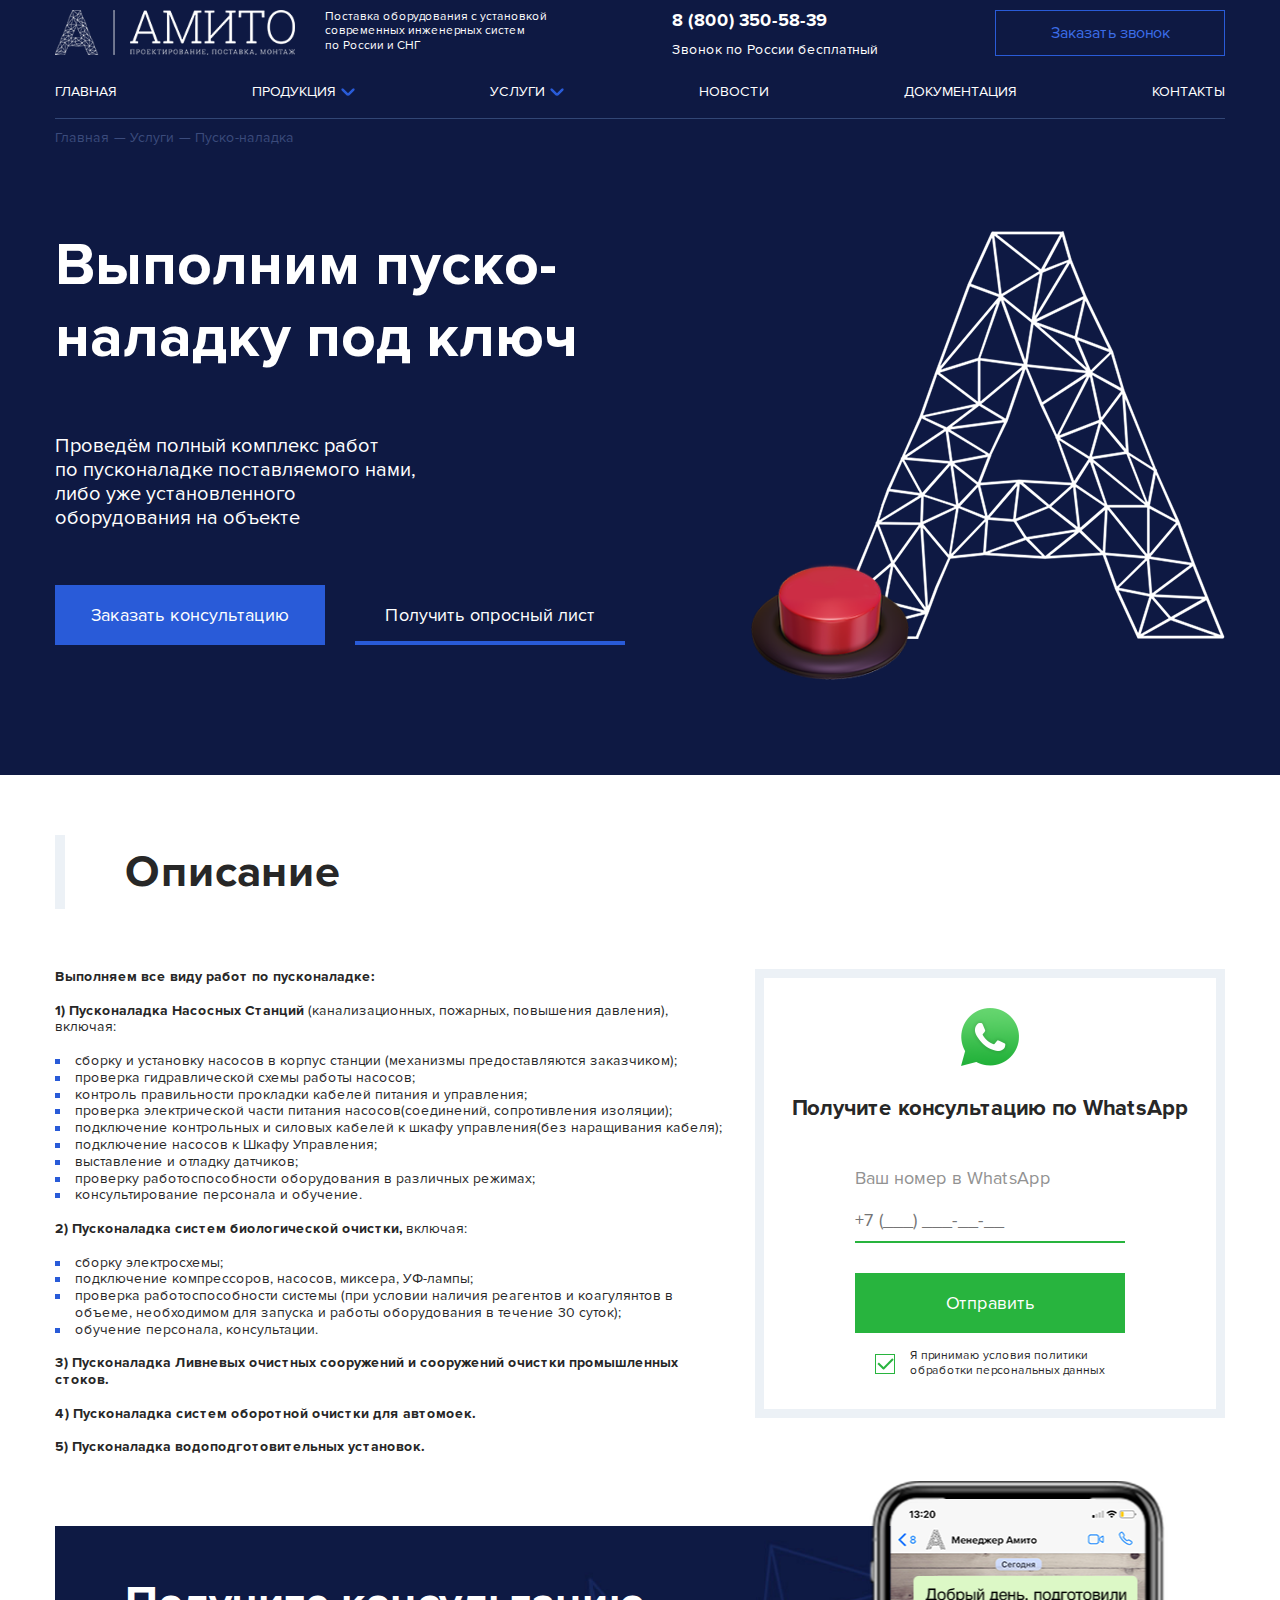
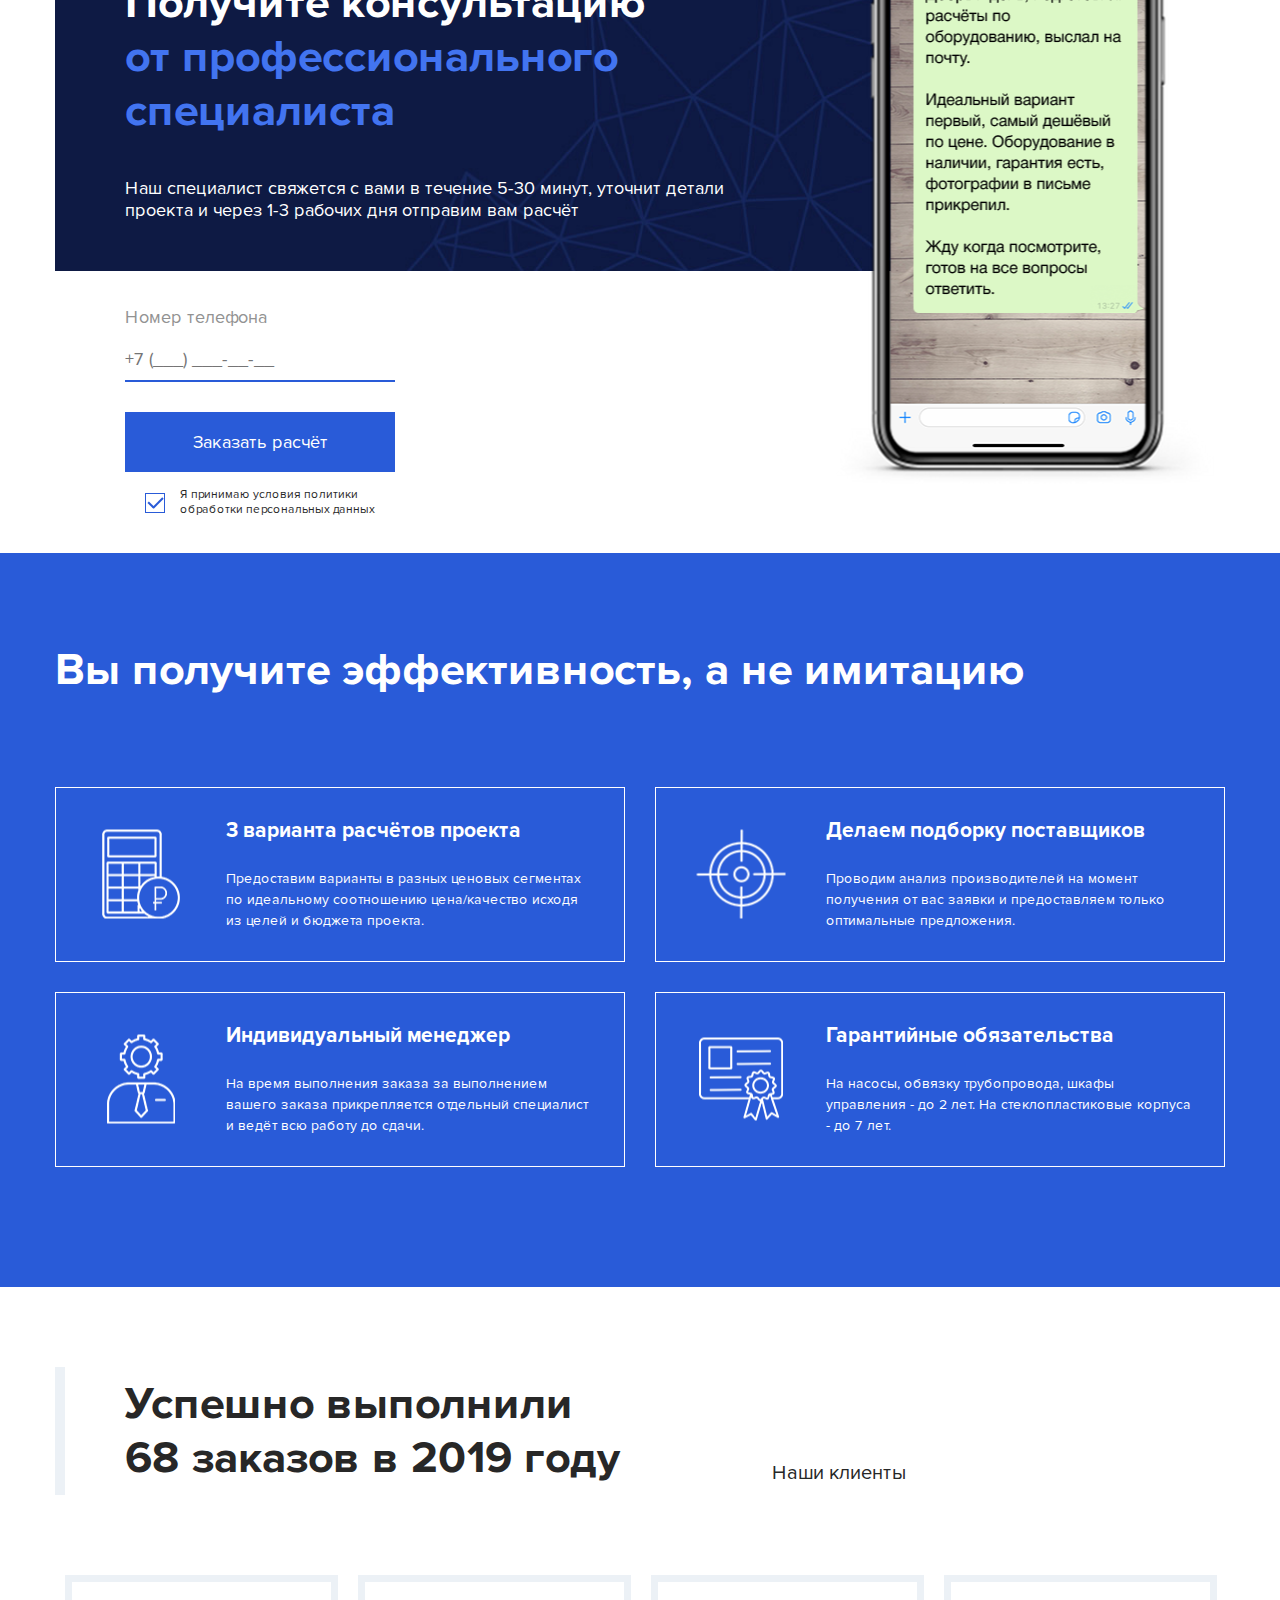
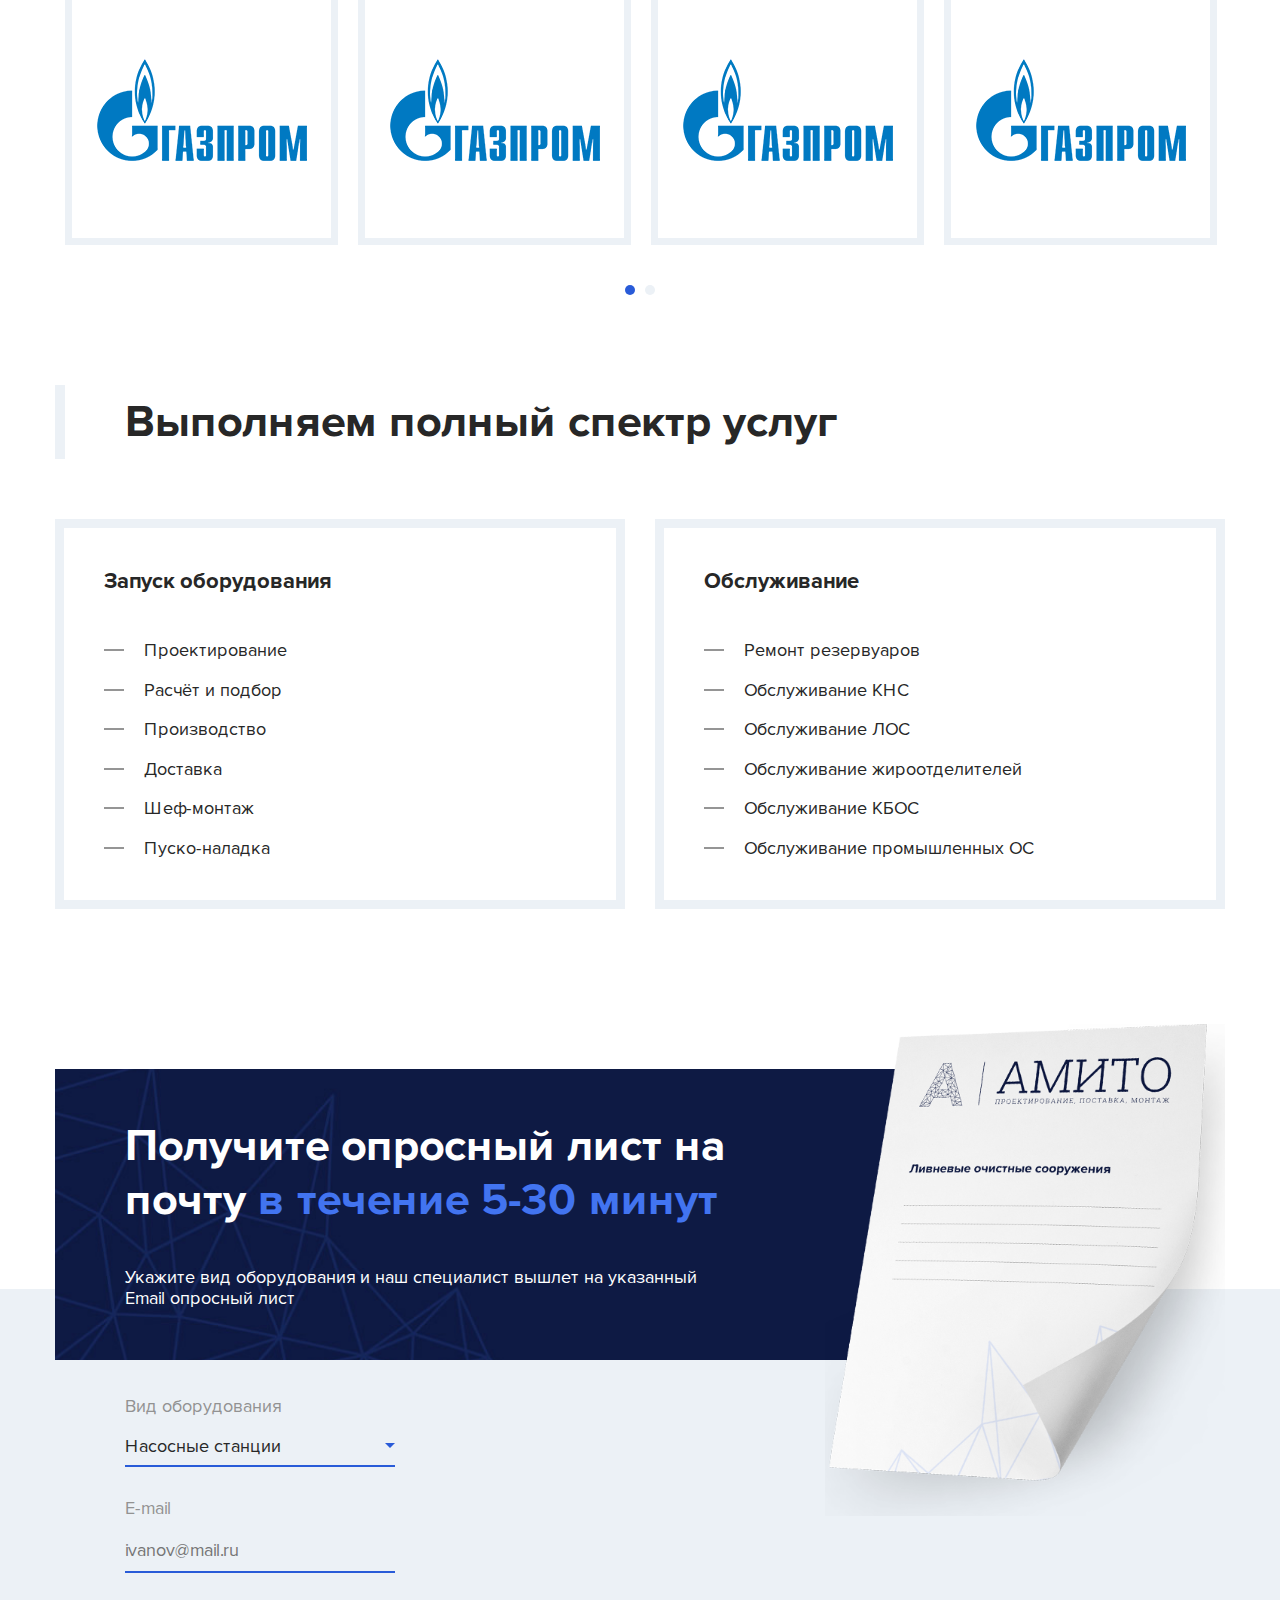
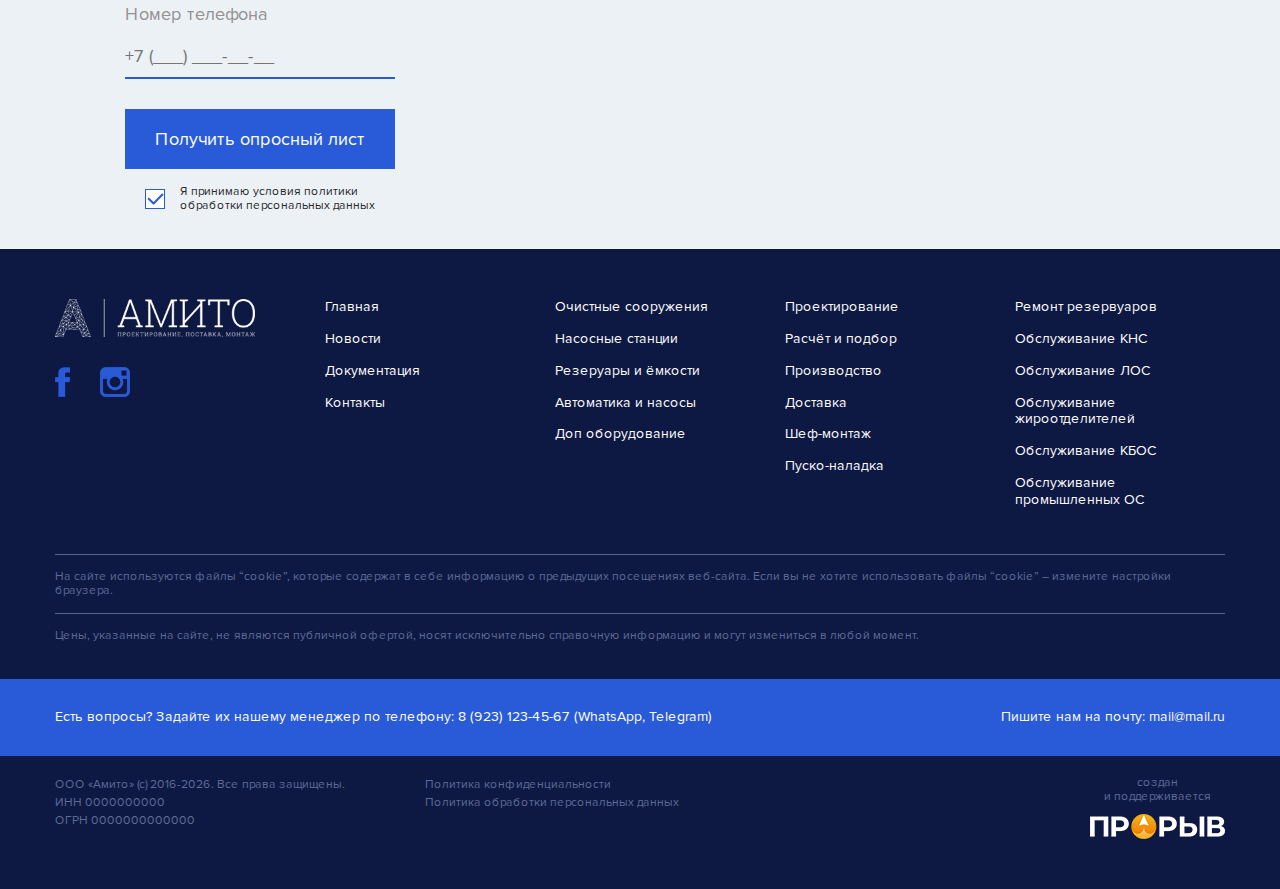
<file: service.html>
<!DOCTYPE html>
<html>
<head>
	<title></title>
	<meta name="keywords" content=''>
	<meta name="description" content=''>

	<meta name="format-detection" content="telephone=no">

	<meta http-equiv="Content-Type" content="text/html; charset=utf-8">
	<meta name="viewport" content="width=device-width,minimum-scale=1,maximum-scale=1">
	<link rel="stylesheet" href="css/reset.css" type="text/css">
	<link rel="stylesheet" href="css/jquery.fancybox.css" type="text/css">
	<link rel="stylesheet" href="css/slick.css" type="text/css">
	<link rel="stylesheet" href="css/chosen.min.css" type="text/css"/>
	<link rel="stylesheet" href="css/layout.css" type="text/css">
	<link rel="stylesheet" href="css/main.css" type="text/css">

</head>
<body>
	<div class="body-wrap">
		<div class="b header">
			<div class="header-top">
				<div class="container">
					<div class="wrap">
						<div class="header-burger">
							<div class="mobile-btn">
								<div class="mobile-btn-el"></div>
							</div>
						</div>
						<div class="header-logo">
							<a href="/"><img src="i/logo.png" alt=""></a>
						</div>
						<div class="header-content">
							<div class="logo-text">Поставка оборудования с установкой современных инженерных систем по&nbsp;России и&nbsp;СНГ</div>
							<div class="phone">
								<a href="tel:+78003505839">8 (800) 350-58-39</a>
								<span>Звонок по России бесплатный</span>
							</div>
							<a href="#" class="header-btn">Заказать звонок</a>
						</div>
					</div>
				</div>
			</div>
			<div class="header-bot">
				<div class="container">
					<div class="header-nav">
						<ul>
							<li><a href="/">Главная</a></li>
							<li class="li-drop"><a href="/">Продукция</a></li>
							<li class="li-drop"><a href="/">Услуги</a></li>
							<li><a href="/">Новости</a></li>
							<li><a href="/">Документация</a></li>
							<li><a href="/">Контакты</a></li>
						</ul>
					</div>
				</div>
			</div>
			<div class="mobile-menu">
				<div class="close-btn"></div>
				<ul class="nav">
					<li><a href="/">Главная</a></li>
					<li class="nav-drop"><a href="/">Продукция</a></li>
					<li class="nav-drop"><a href="/">Услуги</a></li>
					<li><a href="/">Новости</a></li>
					<li><a href="/">Документация</a></li>
					<li><a href="/">Контакты</a></li>
				</ul>
				<div class="phone">
					<a href="tel:+78003505839">8 (800) 350-58-39</a>
					<span>Звонок по России бесплатный</span>
				</div>
			</div>
		</div>

		<div class="b breadcrumbs">
			<div class="container">
				<ul>
					<li><a href="/">Главная</a></li>
					<li>— <a href="/">Услуги</a></li>
					<li>— Пуско-наладка</li>
				</ul>
			</div>
		</div>

		<div class="b first-ekr anim-squere">
			<div class="container">
				<div class="first-ekr-flex">
					<div class="first-ekr-content">
						<h2 class="main-title">Выполним пуско-наладку под&nbsp;ключ</h2>
						<div class="first-ekr-text">Проведём полный комплекс работ по&nbsp;пусконаладке поставляемого нами, либо уже установленного оборудования на&nbsp;объекте</div>
						<div class="first-ekr-buttons">
							<a href="#form-calc" class="btn scroll-btn">Заказать консультацию</a>
							<a href="#form-list" class="btn more scroll-btn">Получить опросный лист</a>
						</div>
					</div>
					<div class="first-ekr-image">
						<div class="anim-img-wrap">
							<img src="i/amito-img-2.png">
							<img src="i/anim-amito.png" class="anim-img">
						</div>
					</div>
				</div>
			</div>
		</div>

		<div class="b service-descr">
			<div class="container">
				<h2 class="title title-line">Описание</h2>
				<div class="news-wrap">
					<div class="service-descr-text">
						<p><b>Выполняем все виду работ по пусконаладке:</b></p><br>
						<p><b>1) Пусконаладка Насосных Станций</b> (канализационных, пожарных, повышения давления), включая:</p><br>
						<ul>
							<li>сборку и установку насосов в корпус станции (механизмы предоставляются заказчиком);</li>
							<li>проверка гидравлической схемы работы насосов;</li>
							<li>контроль правильности прокладки кабелей питания и управления;</li>
							<li>проверка электрической части питания насосов(соединений, сопротивления изоляции);</li>
							<li>подключение контрольных и силовых кабелей к шкафу управления(без наращивания  кабеля);</li>
							<li>подключение насосов к Шкафу Управления;</li>
							<li>выставление и отладку датчиков;</li>
							<li>проверку работоспособности оборудования в различных режимах;</li>
							<li>консультирование персонала и обучение.</li>
						</ul><br>
						<p><b>2) Пусконаладка систем биологической очистки,</b> включая:</p><br>
						<ul>
							<li>сборку электросхемы;</li>
							<li>подключение компрессоров, насосов, миксера, УФ-лампы;</li>
							<li>проверка работоспособности системы (при условии наличия реагентов и коагулянтов в объеме, необходимом для запуска и работы оборудования в течение 30 суток);</li>
							<li>обучение персонала, консультации.</li>
						</ul><br>
						<p><b>3) Пусконаладка Ливневых очистных сооружений и сооружений очистки промышленных стоков.</b></p><br>
						<p><b>4) Пусконаладка систем оборотной очистки для автомоек.</b></p><br>
						<p><b>5) Пусконаладка водоподготовительных установок.</b></p>
					</div>
					<div class="news-fix">
						<div class="image"><img src="i/wa-i.png"></div>
						<div class="name">Получите консультацию по&nbsp;WhatsApp</div>
						<div class="b-form">
							<form>
								<div class="b-input green">
									<label>Ваш номер в WhatsApp</label>
									<input type="tel" placeholder="+7 (___) ___-__-__">
								</div>
								<button type="submit" class="btn btn-green">Отправить</button>
								<div class="policy-text"><div class="radio-btn green active"></div>Я принимаю условия <a href="#popup-policy" class="fancybox">политики<br> обработки персональных данных</a></div>
							</form>
						</div>
					</div>
				</div>
			</div>
		</div>

		<div class="b calc">
			<div class="calc-wrap" id="form-calc">
				<div class="container">
					<div class="calc-head" style="background-image:url('i/calc-bg.jpg');">
						<h2 class="title">Получите консультацию <span>от&nbsp;профессионального специалиста</span></h2>
						<div class="calc-text">Наш специалист свяжется с вами в течение 5-30 минут, уточнит детали проекта и через 1-3 рабочих дня отправим вам расчёт</div>
						<img src="i/calc-phone-2.png" alt="" class="abs-img">
					</div>
					<div class="calc-form">
						<div class="b-form">
							<form>
								<div class="b-input">
									<label>Номер телефона</label>
									<input type="tel" placeholder="+7 (___) ___-__-__">
								</div>
								<button type="submit" class="btn">Заказать расчёт</button>
								<div class="policy-text"><div class="radio-btn active"></div>Я принимаю условия <a href="#popup-policy" class="fancybox">политики<br> обработки персональных данных</a></div>
							</form>
						</div>
					</div>
				</div>
			</div>
		</div>

		<div class="b preim-block no-pad-bot">
			<div class="container">
				<h2 class="title">Вы получите эффективность, а&nbsp;не&nbsp;имитацию</h2>
				<ul class="preim-list">
					<li>
						<img src="i/preim-i-1.png" class="icon">
						<div class="preim-title">3&nbsp;варианта расчётов проекта</div>
						<div class="text">
							<p>Предоставим варианты в разных ценовых сегментах по идеальному соотношению цена/качество исходя из целей и бюджета проекта.</p>
						</div>
					</li>
					<li>
						<img src="i/preim-i-2.png" class="icon">
						<div class="preim-title">Делаем подборку поставщиков</div>
						<div class="text">
							<p>Проводим анализ производителей на момент получения от вас заявки и предоставляем только оптимальные предложения.</p>
						</div>
					</li>
					<li>
						<img src="i/preim-i-3.png" class="icon">
						<div class="preim-title">Индивидуальный менеджер</div>
						<div class="text">
							<p>На время выполнения заказа за выполнением вашего заказа прикрепляется отдельный специалист и ведёт всю работу до сдачи.</p>
						</div>
					</li>
					<li>
						<img src="i/preim-i-4.png" class="icon">
						<div class="preim-title">Гарантийные обязательства</div>
						<div class="text">
							<p>На насосы, обвязку трубопровода, шкафы управления - до 2 лет. На стеклопластиковые корпуса - до 7 лет.</p>
						</div>
					</li>
				</ul>
			</div>
		</div>

		<div class="b ekr">
			<div class="container">
				<div class="head-title">
					<h2 class="title title-line">Успешно выполнили 68&nbsp;заказов в&nbsp;2019&nbsp;году</h2>
					<div class="subtitle">Наши клиенты</div>
				</div>
				<div class="partners">
					<div class="partner">
						<img src="i/gazprom.png" alt="">
					</div>
					<div class="partner">
						<img src="i/gazprom.png" alt="">
					</div>
					<div class="partner">
						<img src="i/gazprom.png" alt="">
					</div>
					<div class="partner">
						<img src="i/gazprom.png" alt="">
					</div>
					<div class="partner">
						<img src="i/gazprom.png" alt="">
					</div>
				</div>
			</div>
		</div>

		<div class="b services-nav no-pad-top">
			<div class="container">
				<h2 class="title title-line">Выполняем полный спектр услуг</h2>
				<div class="services-nav-wrap with-margin">
					<div class="services-nav-item">
						<div class="item-title">Запуск оборудования</div>
						<ul>
							<li><a href="#">Проектирование</a></li>
							<li><a href="#">Расчёт и подбор</a></li>
							<li><a href="#">Производство</a></li>
							<li><a href="#">Доставка</a></li>
							<li><a href="#">Шеф-монтаж</a></li>
							<li><a href="#">Пуско-наладка</a></li>
						</ul>
					</div>
					<div class="services-nav-item">
						<div class="item-title">Обслуживание</div>
						<ul>
							<li><a href="#">Ремонт резервуаров</a></li>
							<li><a href="#">Обслуживание КНС</a></li>
							<li><a href="#">Обслуживание ЛОС</a></li>
							<li><a href="#">Обслуживание жироотделителей</a></li>
							<li><a href="#">Обслуживание КБОС</a></li>
							<li><a href="#">Обслуживание промышленных ОС</a></li>
						</ul>
					</div>
				</div>
			</div>
		</div>

		<div class="b calc gray">
			<div class="calc-wrap" id="form-list">
				<div class="container">
					<div class="calc-head" style="background-image:url('i/calc-bg-2.jpg');">
						<h2 class="title">Получите опросный лист на почту <span>в&nbsp;течение 5-30 минут</span></h2>
						<div class="calc-text">Укажите вид оборудования и наш специалист вышлет на указанный Email опросный лист</div>
						<img src="i/calc-img.png" alt="" class="abs-img">
					</div>
					<div class="calc-form">
						<div class="b-form">
							<form>
								<div class="b-select">
									<label>Вид оборудования</label>
									<select>
										<option value="val-1">Насосные станции</option>
										<option value="val-2">Резервуары</option>
									</select>
								</div>
								<div class="b-input">
									<label>E-mail</label>
									<input type="email" placeholder="ivanov@mail.ru">
								</div>
								<div class="b-input">
									<label>Номер телефона</label>
									<input type="tel" placeholder="+7 (___) ___-__-__">
								</div>
								<button type="submit" class="btn">Получить опросный лист</button>
								<div class="policy-text"><div class="radio-btn active"></div>Я принимаю условия <a href="#popup-policy" class="fancybox">политики<br> обработки персональных данных</a></div>
							</form>
						</div>
					</div>
				</div>
			</div>
		</div>

		<div class="b footer">
			<div class="footer-top">
				<div class="container">
					<div class="wrap">
						<div class="footer-logo-wrap">
							<div class="footer-logo">
								<a href="/"><img src="i/logo.png" alt=""></a>
							</div>
							<div class="footer-social">
								<a href="#"><img src="i/soc-1.png"></a>
								<a href="#"><img src="i/soc-2.png"></a>
							</div>
						</div>
						<div class="footer-nav">
							<ul>
								<li><a href="/">Главная</a></li>
								<li><a href="/">Новости</a></li>
								<li><a href="/">Документация</a></li>
								<li><a href="/">Контакты</a></li>
							</ul>
							<ul>
								<li><a href="/">Очистные сооружения</a></li>
								<li><a href="/">Насосные станции</a></li>
								<li><a href="/">Резеруары и ёмкости</a></li>
								<li><a href="/">Автоматика и насосы</a></li>
								<li><a href="/">Доп оборудование</a></li>
							</ul>
							<ul>
								<li><a href="/">Проектирование</a></li>
								<li><a href="/">Расчёт и подбор</a></li>
								<li><a href="/">Производство</a></li>
								<li><a href="/">Доставка</a></li>
								<li><a href="/">Шеф-монтаж</a></li>
								<li><a href="/">Пуско-наладка</a></li>
							</ul>
							<ul>
								<li><a href="/">Ремонт резервуаров</a></li>
								<li><a href="/">Обслуживание КНС</a></li>
								<li><a href="/">Обслуживание ЛОС</a></li>
								<li><a href="/">Обслуживание жироотделителей</a></li>
								<li><a href="/">Обслуживание КБОС</a></li>
								<li><a href="/">Обслуживание промышленных&nbsp;ОС</a></li>
							</ul>
						</div>
					</div>
					<div class="footer-cookie">
						<p>На сайте используются <a href="#" target="_blank">файлы “cookie”</a>, которые содержат в себе информацию о предыдущих посещениях веб-сайта. Если вы не хотите использовать <a href="#" target="_blank">файлы “cookie”</a> – измените настройки браузера.</p>
						<p>Цены, указанные на сайте, не являются публичной офертой, носят исключительно справочную информацию и могут измениться в любой момент.</p>
					</div>
				</div>
			</div>
			<div class="footer-mid">
				<div class="container">
					<div class="wrap">
						<p>Есть вопросы? Задайте их нашему менеджер по телефону: <a href="tel:+79231234567">8 (923) 123-45-67</a> (WhatsApp, Telegram)</p>
						<p>Пишите нам на почту: <a href="mailto:mail@mail.ru">mail@mail.ru</a></p>
					</div>
				</div>
			</div>
			<div class="footer-bot">
				<div class="container">
					<div class="wrap">
						<div class="footer-info">
							<ul>
								<li>ООО «Амито» (c) 2016-<span id="footer-year">2019</span>. Все права защищены.</li>
								<li>ИНН 0000000000</li>
								<li>ОГРН 0000000000000</li>
							</ul>
							<ul>
								<li><a href="#" target="_blank">Политика конфиденциальности</a></li>
								<li><a href="#" target="_blank">Политика обработки персональных данных</a></li>
							</ul>
						</div>
						<div class="footer-logo-dev">
							<a href="https://atkgroup.pro" target="_blank">
								<p>создан и&nbsp;поддерживается</p>
								<img src="i/logo-dev.png">
							</a>
						</div>
					</div>
				</div>
			</div>
		</div>

		<div style="display:none;">
		</div>
	</div>

	<script type="text/javascript" src="js/jquery-2.1.1.min.js"></script>
	<script type="text/javascript" src="js/jquery.fancybox.js"></script>
	<script type="text/javascript" src="js/jquery.inputmask.bundle.js"></script>
	<script type="text/javascript" src="js/slick.js"></script>
	<script type="text/javascript" src="js/chosen.jquery.min.js"></script>
	<script type="text/javascript" src="js/main.js"></script>
</body>
</html>
</file>
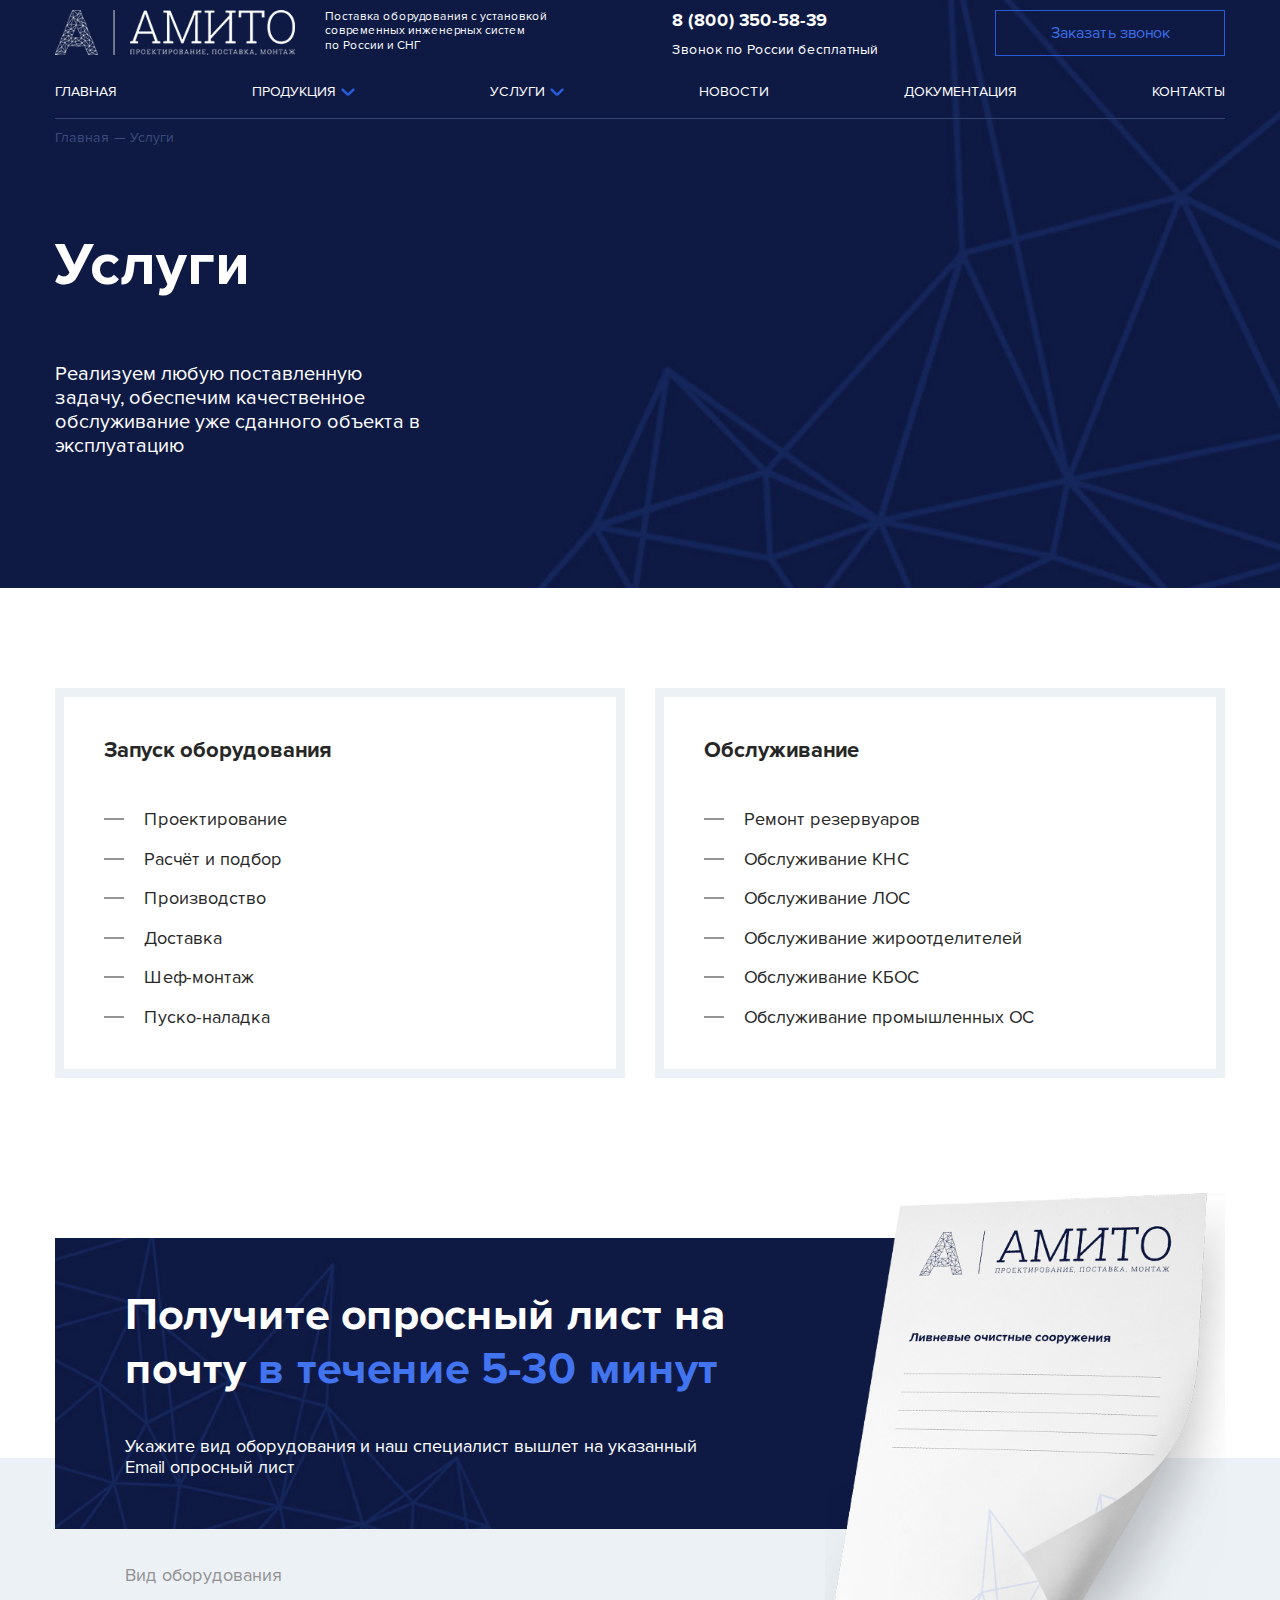
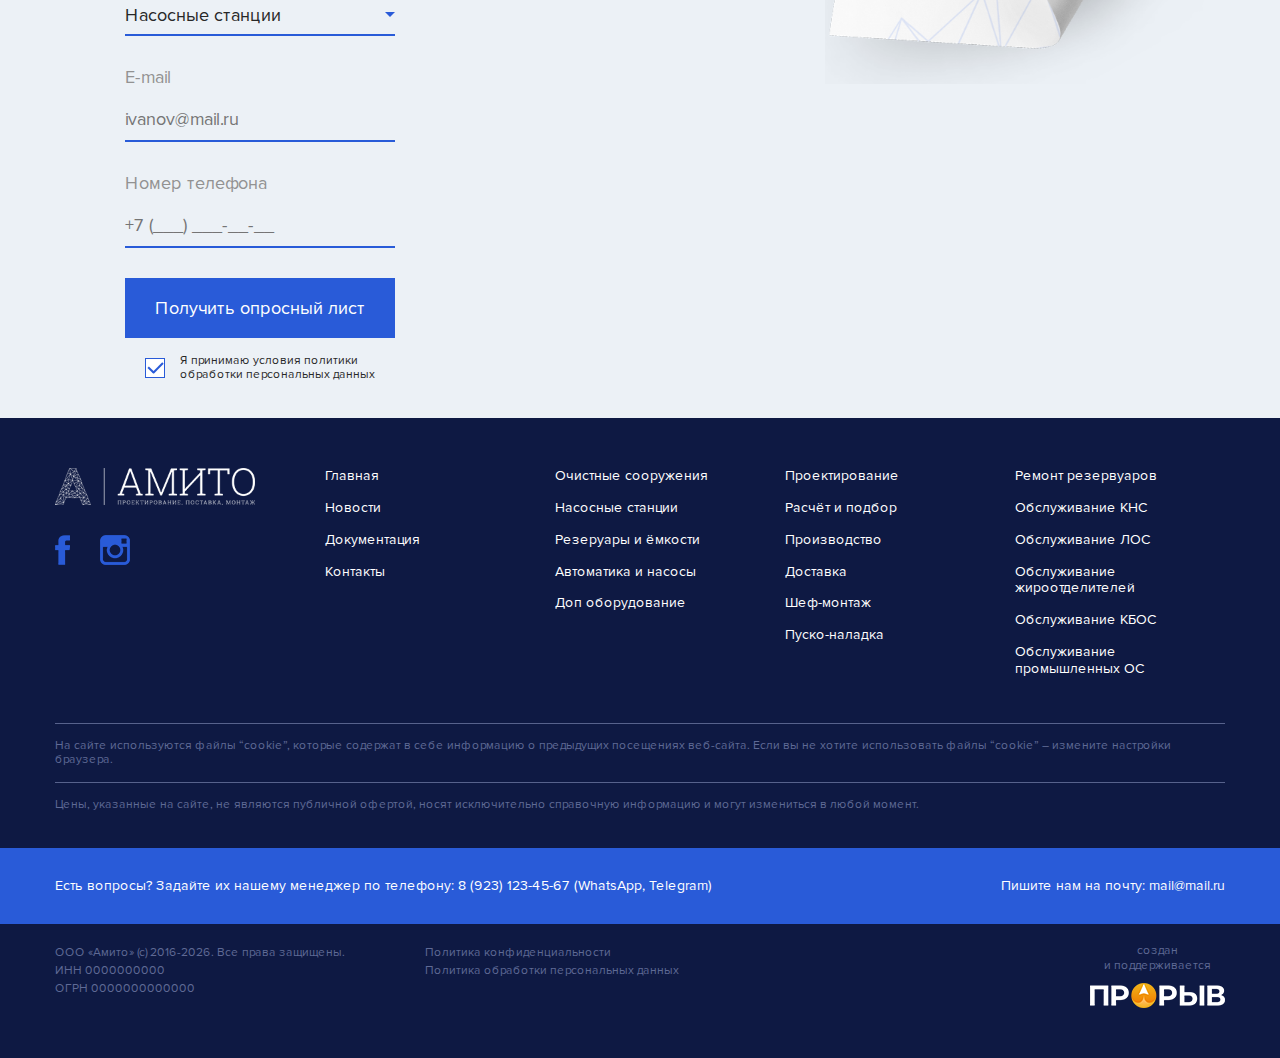
<file: services.html>
<!DOCTYPE html>
<html>
<head>
	<title></title>
	<meta name="keywords" content=''>
	<meta name="description" content=''>

	<meta name="format-detection" content="telephone=no">

	<meta http-equiv="Content-Type" content="text/html; charset=utf-8">
	<meta name="viewport" content="width=device-width,minimum-scale=1,maximum-scale=1">
	<link rel="stylesheet" href="css/reset.css" type="text/css">
	<link rel="stylesheet" href="css/jquery.fancybox.css" type="text/css">
	<link rel="stylesheet" href="css/slick.css" type="text/css">
	<link rel="stylesheet" href="css/chosen.min.css" type="text/css"/>
	<link rel="stylesheet" href="css/layout.css" type="text/css">
	<link rel="stylesheet" href="css/main.css" type="text/css">

</head>
<body>
	<div class="body-wrap">
		<div class="b header">
			<div class="header-top">
				<div class="container">
					<div class="wrap">
						<div class="header-burger">
							<div class="mobile-btn">
								<div class="mobile-btn-el"></div>
							</div>
						</div>
						<div class="header-logo">
							<a href="/"><img src="i/logo.png" alt=""></a>
						</div>
						<div class="header-content">
							<div class="logo-text">Поставка оборудования с установкой современных инженерных систем по&nbsp;России и&nbsp;СНГ</div>
							<div class="phone">
								<a href="tel:+78003505839">8 (800) 350-58-39</a>
								<span>Звонок по России бесплатный</span>
							</div>
							<a href="#" class="header-btn">Заказать звонок</a>
						</div>
					</div>
				</div>
			</div>
			<div class="header-bot">
				<div class="container">
					<div class="header-nav">
						<ul>
							<li><a href="/">Главная</a></li>
							<li class="li-drop"><a href="/">Продукция</a></li>
							<li class="li-drop"><a href="/">Услуги</a></li>
							<li><a href="/">Новости</a></li>
							<li><a href="/">Документация</a></li>
							<li><a href="/">Контакты</a></li>
						</ul>
					</div>
				</div>
			</div>
			<div class="mobile-menu">
				<div class="close-btn"></div>
				<ul class="nav">
					<li><a href="/">Главная</a></li>
					<li class="nav-drop"><a href="/">Продукция</a></li>
					<li class="nav-drop"><a href="/">Услуги</a></li>
					<li><a href="/">Новости</a></li>
					<li><a href="/">Документация</a></li>
					<li><a href="/">Контакты</a></li>
				</ul>
				<div class="phone">
					<a href="tel:+78003505839">8 (800) 350-58-39</a>
					<span>Звонок по России бесплатный</span>
				</div>
			</div>
		</div>

		<div class="b breadcrumbs">
			<div class="container">
				<ul>
					<li><a href="/">Главная</a></li>
					<li>— Услуги</li>
				</ul>
			</div>
		</div>

		<div class="b first-ekr" style="background-image:url('i/first-bg.jpg');">
			<div class="container">
				<h2 class="main-title">Услуги</h2>
				<div class="first-ekr-text">Реализуем любую поставленную задачу, обеспечим качественное обслуживание уже сданного объекта в эксплуатацию</div>
			</div>
		</div>

		<div class="b services-nav">
			<div class="container">
				<div class="services-nav-wrap">
					<div class="services-nav-item">
						<div class="item-title">Запуск оборудования</div>
						<ul>
							<li><a href="#">Проектирование</a></li>
							<li><a href="#">Расчёт и подбор</a></li>
							<li><a href="#">Производство</a></li>
							<li><a href="#">Доставка</a></li>
							<li><a href="#">Шеф-монтаж</a></li>
							<li><a href="#">Пуско-наладка</a></li>
						</ul>
					</div>
					<div class="services-nav-item">
						<div class="item-title">Обслуживание</div>
						<ul>
							<li><a href="#">Ремонт резервуаров</a></li>
							<li><a href="#">Обслуживание КНС</a></li>
							<li><a href="#">Обслуживание ЛОС</a></li>
							<li><a href="#">Обслуживание жироотделителей</a></li>
							<li><a href="#">Обслуживание КБОС</a></li>
							<li><a href="#">Обслуживание промышленных ОС</a></li>
						</ul>
					</div>
				</div>
			</div>
		</div>

		<div class="b calc gray">
			<div class="calc-wrap">
				<div class="container">
					<div class="calc-head" style="background-image:url('i/calc-bg-2.jpg');">
						<h2 class="title">Получите опросный лист на почту <span>в&nbsp;течение 5-30 минут</span></h2>
						<div class="calc-text">Укажите вид оборудования и наш специалист вышлет на указанный Email опросный лист</div>
						<img src="i/calc-img.png" alt="" class="abs-img">
					</div>
					<div class="calc-form">
						<div class="b-form">
							<form>
								<div class="b-select">
									<label>Вид оборудования</label>
									<select>
										<option value="val-1">Насосные станции</option>
										<option value="val-2">Резервуары</option>
									</select>
								</div>
								<div class="b-input">
									<label>E-mail</label>
									<input type="email" placeholder="ivanov@mail.ru">
								</div>
								<div class="b-input">
									<label>Номер телефона</label>
									<input type="tel" placeholder="+7 (___) ___-__-__">
								</div>
								<button type="submit" class="btn">Получить опросный лист</button>
								<div class="policy-text"><div class="radio-btn active"></div>Я принимаю условия <a href="#popup-policy" class="fancybox">политики<br> обработки персональных данных</a></div>
							</form>
						</div>
					</div>
				</div>
			</div>
		</div>

		<div class="b footer">
			<div class="footer-top">
				<div class="container">
					<div class="wrap">
						<div class="footer-logo-wrap">
							<div class="footer-logo">
								<a href="/"><img src="i/logo.png" alt=""></a>
							</div>
							<div class="footer-social">
								<a href="#"><img src="i/soc-1.png"></a>
								<a href="#"><img src="i/soc-2.png"></a>
							</div>
						</div>
						<div class="footer-nav">
							<ul>
								<li><a href="/">Главная</a></li>
								<li><a href="/">Новости</a></li>
								<li><a href="/">Документация</a></li>
								<li><a href="/">Контакты</a></li>
							</ul>
							<ul>
								<li><a href="/">Очистные сооружения</a></li>
								<li><a href="/">Насосные станции</a></li>
								<li><a href="/">Резеруары и ёмкости</a></li>
								<li><a href="/">Автоматика и насосы</a></li>
								<li><a href="/">Доп оборудование</a></li>
							</ul>
							<ul>
								<li><a href="/">Проектирование</a></li>
								<li><a href="/">Расчёт и подбор</a></li>
								<li><a href="/">Производство</a></li>
								<li><a href="/">Доставка</a></li>
								<li><a href="/">Шеф-монтаж</a></li>
								<li><a href="/">Пуско-наладка</a></li>
							</ul>
							<ul>
								<li><a href="/">Ремонт резервуаров</a></li>
								<li><a href="/">Обслуживание КНС</a></li>
								<li><a href="/">Обслуживание ЛОС</a></li>
								<li><a href="/">Обслуживание жироотделителей</a></li>
								<li><a href="/">Обслуживание КБОС</a></li>
								<li><a href="/">Обслуживание промышленных&nbsp;ОС</a></li>
							</ul>
						</div>
					</div>
					<div class="footer-cookie">
						<p>На сайте используются <a href="#" target="_blank">файлы “cookie”</a>, которые содержат в себе информацию о предыдущих посещениях веб-сайта. Если вы не хотите использовать <a href="#" target="_blank">файлы “cookie”</a> – измените настройки браузера.</p>
						<p>Цены, указанные на сайте, не являются публичной офертой, носят исключительно справочную информацию и могут измениться в любой момент.</p>
					</div>
				</div>
			</div>
			<div class="footer-mid">
				<div class="container">
					<div class="wrap">
						<p>Есть вопросы? Задайте их нашему менеджер по телефону: <a href="tel:+79231234567">8 (923) 123-45-67</a> (WhatsApp, Telegram)</p>
						<p>Пишите нам на почту: <a href="mailto:mail@mail.ru">mail@mail.ru</a></p>
					</div>
				</div>
			</div>
			<div class="footer-bot">
				<div class="container">
					<div class="wrap">
						<div class="footer-info">
							<ul>
								<li>ООО «Амито» (c) 2016-<span id="footer-year">2019</span>. Все права защищены.</li>
								<li>ИНН 0000000000</li>
								<li>ОГРН 0000000000000</li>
							</ul>
							<ul>
								<li><a href="#" target="_blank">Политика конфиденциальности</a></li>
								<li><a href="#" target="_blank">Политика обработки персональных данных</a></li>
							</ul>
						</div>
						<div class="footer-logo-dev">
							<a href="https://atkgroup.pro" target="_blank">
								<p>создан и&nbsp;поддерживается</p>
								<img src="i/logo-dev.png">
							</a>
						</div>
					</div>
				</div>
			</div>
		</div>

		<div style="display:none;">
		</div>
	</div>

	<script type="text/javascript" src="js/jquery-2.1.1.min.js"></script>
	<script type="text/javascript" src="js/jquery.fancybox.js"></script>
	<script type="text/javascript" src="js/jquery.inputmask.bundle.js"></script>
	<script type="text/javascript" src="js/slick.js"></script>
	<script type="text/javascript" src="js/chosen.jquery.min.js"></script>
	<script type="text/javascript" src="js/main.js"></script>
</body>
</html>
</file>
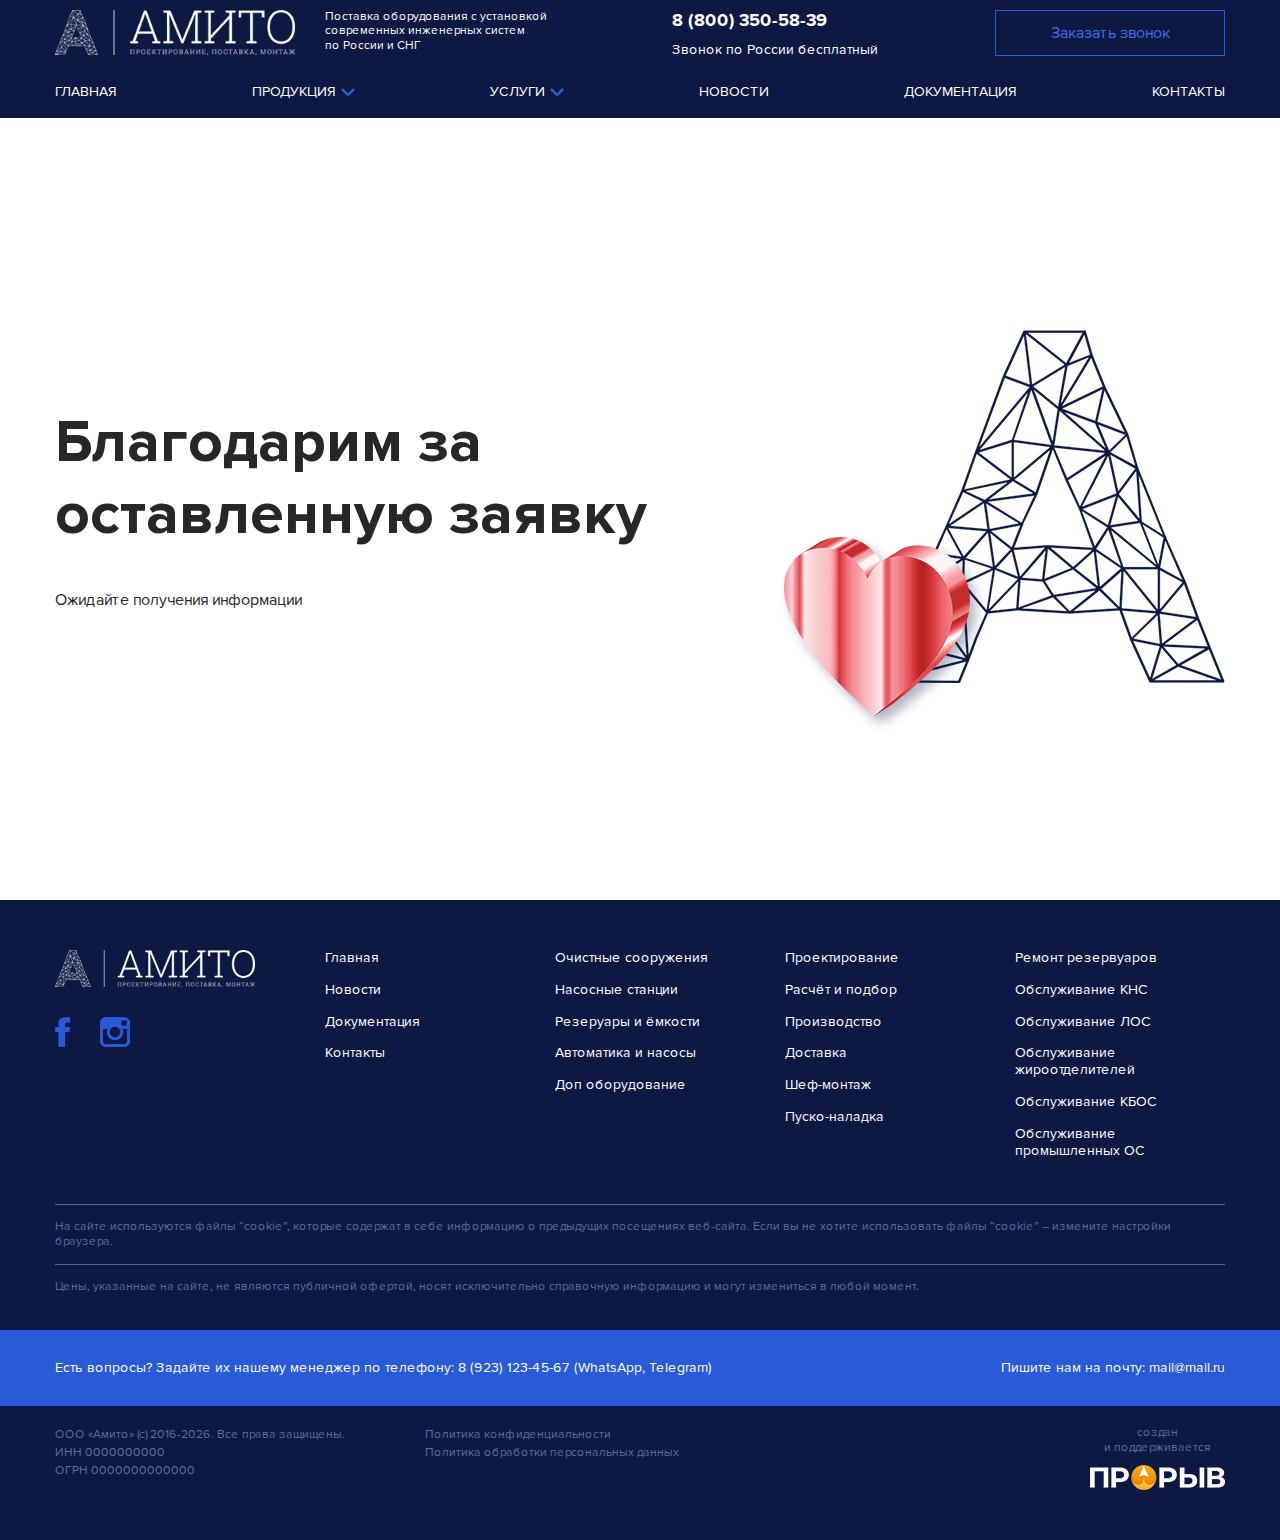
<file: thank.html>
<!DOCTYPE html>
<html>
<head>
	<title></title>
	<meta name="keywords" content=''>
	<meta name="description" content=''>

	<meta name="format-detection" content="telephone=no">

	<meta http-equiv="Content-Type" content="text/html; charset=utf-8">
	<meta name="viewport" content="width=device-width,minimum-scale=1,maximum-scale=1">
	<link rel="stylesheet" href="css/reset.css" type="text/css">
	<link rel="stylesheet" href="css/jquery.fancybox.css" type="text/css">
	<link rel="stylesheet" href="css/slick.css" type="text/css">
	<link rel="stylesheet" href="css/chosen.min.css" type="text/css"/>
	<link rel="stylesheet" href="css/layout.css" type="text/css">
	<link rel="stylesheet" href="css/main.css" type="text/css">

</head>
<body>
	<div class="body-wrap">
		<div class="b header">
			<div class="header-top">
				<div class="container">
					<div class="wrap">
						<div class="header-burger">
							<div class="mobile-btn">
								<div class="mobile-btn-el"></div>
							</div>
						</div>
						<div class="header-logo">
							<a href="/"><img src="i/logo.png" alt=""></a>
						</div>
						<div class="header-content">
							<div class="logo-text">Поставка оборудования с установкой современных инженерных систем по&nbsp;России и&nbsp;СНГ</div>
							<div class="phone">
								<a href="tel:+78003505839">8 (800) 350-58-39</a>
								<span>Звонок по России бесплатный</span>
							</div>
							<a href="#" class="header-btn">Заказать звонок</a>
						</div>
					</div>
				</div>
			</div>
			<div class="header-bot">
				<div class="container">
					<div class="header-nav">
						<ul>
							<li><a href="/">Главная</a></li>
							<li class="li-drop"><a href="/">Продукция</a></li>
							<li class="li-drop"><a href="/">Услуги</a></li>
							<li><a href="/">Новости</a></li>
							<li><a href="/">Документация</a></li>
							<li><a href="/">Контакты</a></li>
						</ul>
					</div>
				</div>
			</div>
			<div class="mobile-menu">
				<div class="close-btn"></div>
				<ul class="nav">
					<li><a href="/">Главная</a></li>
					<li class="nav-drop"><a href="/">Продукция</a></li>
					<li class="nav-drop"><a href="/">Услуги</a></li>
					<li><a href="/">Новости</a></li>
					<li><a href="/">Документация</a></li>
					<li><a href="/">Контакты</a></li>
				</ul>
				<div class="phone">
					<a href="tel:+78003505839">8 (800) 350-58-39</a>
					<span>Звонок по России бесплатный</span>
				</div>
			</div>
		</div>

		<div class="b thank anim-squere">
			<div class="container">
				<div class="wrap">
					<div class="content">
						<h2 class="main-title">Благодарим за оставленную заявку</h2>
						<div class="thank-text">Ожидайте получения информации</div>
					</div>
					<div class="image">
						<div class="anim-img-wrap">
							<img src="i/thank-img.png">
							<img src="i/thank-anim.png" class="anim-img big">
						</div>
					</div>
				</div>
			</div>
		</div>

		<div class="b footer">
			<div class="footer-top">
				<div class="container">
					<div class="wrap">
						<div class="footer-logo-wrap">
							<div class="footer-logo">
								<a href="/"><img src="i/logo.png" alt=""></a>
							</div>
							<div class="footer-social">
								<a href="#"><img src="i/soc-1.png"></a>
								<a href="#"><img src="i/soc-2.png"></a>
							</div>
						</div>
						<div class="footer-nav">
							<ul>
								<li><a href="/">Главная</a></li>
								<li><a href="/">Новости</a></li>
								<li><a href="/">Документация</a></li>
								<li><a href="/">Контакты</a></li>
							</ul>
							<ul>
								<li><a href="/">Очистные сооружения</a></li>
								<li><a href="/">Насосные станции</a></li>
								<li><a href="/">Резеруары и ёмкости</a></li>
								<li><a href="/">Автоматика и насосы</a></li>
								<li><a href="/">Доп оборудование</a></li>
							</ul>
							<ul>
								<li><a href="/">Проектирование</a></li>
								<li><a href="/">Расчёт и подбор</a></li>
								<li><a href="/">Производство</a></li>
								<li><a href="/">Доставка</a></li>
								<li><a href="/">Шеф-монтаж</a></li>
								<li><a href="/">Пуско-наладка</a></li>
							</ul>
							<ul>
								<li><a href="/">Ремонт резервуаров</a></li>
								<li><a href="/">Обслуживание КНС</a></li>
								<li><a href="/">Обслуживание ЛОС</a></li>
								<li><a href="/">Обслуживание жироотделителей</a></li>
								<li><a href="/">Обслуживание КБОС</a></li>
								<li><a href="/">Обслуживание промышленных&nbsp;ОС</a></li>
							</ul>
						</div>
					</div>
					<div class="footer-cookie">
						<p>На сайте используются <a href="#" target="_blank">файлы “cookie”</a>, которые содержат в себе информацию о предыдущих посещениях веб-сайта. Если вы не хотите использовать <a href="#" target="_blank">файлы “cookie”</a> – измените настройки браузера.</p>
						<p>Цены, указанные на сайте, не являются публичной офертой, носят исключительно справочную информацию и могут измениться в любой момент.</p>
					</div>
				</div>
			</div>
			<div class="footer-mid">
				<div class="container">
					<div class="wrap">
						<p>Есть вопросы? Задайте их нашему менеджер по телефону: <a href="tel:+79231234567">8 (923) 123-45-67</a> (WhatsApp, Telegram)</p>
						<p>Пишите нам на почту: <a href="mailto:mail@mail.ru">mail@mail.ru</a></p>
					</div>
				</div>
			</div>
			<div class="footer-bot">
				<div class="container">
					<div class="wrap">
						<div class="footer-info">
							<ul>
								<li>ООО «Амито» (c) 2016-<span id="footer-year">2019</span>. Все права защищены.</li>
								<li>ИНН 0000000000</li>
								<li>ОГРН 0000000000000</li>
							</ul>
							<ul>
								<li><a href="#" target="_blank">Политика конфиденциальности</a></li>
								<li><a href="#" target="_blank">Политика обработки персональных данных</a></li>
							</ul>
						</div>
						<div class="footer-logo-dev">
							<a href="https://atkgroup.pro" target="_blank">
								<p>создан и&nbsp;поддерживается</p>
								<img src="i/logo-dev.png">
							</a>
						</div>
					</div>
				</div>
			</div>
		</div>

		<div style="display:none;">
		</div>
	</div>

	<script type="text/javascript" src="js/jquery-2.1.1.min.js"></script>
	<script type="text/javascript" src="js/jquery.fancybox.js"></script>
	<script type="text/javascript" src="js/jquery.inputmask.bundle.js"></script>
	<script type="text/javascript" src="js/slick.js"></script>
	<script type="text/javascript" src="js/chosen.jquery.min.js"></script>
	<script type="text/javascript" src="js/main.js"></script>
</body>
</html>
</file>
<file: css/layout.css>
@charset "utf-8";

@font-face {
    font-family: 'ProximaNova';
    src: url('../fonts/ProximaNovaT-Thin.eot');
    src: url('../fonts/ProximaNovaT-Thin.eot?#iefix') format('embedded-opentype'),
         url('../fonts/ProximaNovaT-Thin.svg#ProximaNovaT-Thin') format('svg'),
         url('../fonts/ProximaNovaT-Thin.ttf') format('truetype'),
         url('../fonts/ProximaNovaT-Thin.woff') format('woff'),
         url('../fonts/ProximaNovaT-Thin.woff2') format('woff2');
    font-weight: 100;
    font-style: normal;
}

@font-face {
    font-family: 'ProximaNova';
    src: url('../fonts/ProximaNova-Black.eot');
    src: url('../fonts/ProximaNova-Black.eot?#iefix') format('embedded-opentype'),
         url('../fonts/ProximaNova-Black.svg#ProximaNova-Black') format('svg'),
         url('../fonts/ProximaNova-Black.ttf') format('truetype'),
         url('../fonts/ProximaNova-Black.woff') format('woff'),
         url('../fonts/ProximaNova-Black.woff2') format('woff2');
    font-weight: 900;
    font-style: normal;
}

@font-face {
    font-family: 'ProximaNova';
    src: url('../fonts/ProximaNova-Bold.eot');
    src: url('../fonts/ProximaNova-Bold.eot?#iefix') format('embedded-opentype'),
         url('../fonts/ProximaNova-Bold.svg#ProximaNova-Bold') format('svg'),
         url('../fonts/ProximaNova-Bold.ttf') format('truetype'),
         url('../fonts/ProximaNova-Bold.woff') format('woff'),
         url('../fonts/ProximaNova-Bold.woff2') format('woff2');
    font-weight: 700;
    font-style: normal;
}

@font-face {
    font-family: 'ProximaNova';
    src: url('../fonts/ProximaNova-Extrabld.eot');
    src: url('../fonts/ProximaNova-Extrabld.eot?#iefix') format('embedded-opentype'),
         url('../fonts/ProximaNova-Extrabld.svg#ProximaNova-Extrabld') format('svg'),
         url('../fonts/ProximaNova-Extrabld.ttf') format('truetype'),
         url('../fonts/ProximaNova-Extrabld.woff') format('woff'),
         url('../fonts/ProximaNova-Extrabld.woff2') format('woff2');
    font-weight: 800;
    font-style: normal;
}

@font-face {
    font-family: 'ProximaNova';
    src: url('../fonts/ProximaNova-Light.eot');
    src: url('../fonts/ProximaNova-Light.eot?#iefix') format('embedded-opentype'),
         url('../fonts/ProximaNova-Light.svg#ProximaNova-Light') format('svg'),
         url('../fonts/ProximaNova-Light.ttf') format('truetype'),
         url('../fonts/ProximaNova-Light.woff') format('woff'),
         url('../fonts/ProximaNova-Light.woff2') format('woff2');
    font-weight: 300;
    font-style: normal;
}

@font-face {
    font-family: 'ProximaNova';
    src: url('../fonts/ProximaNova-Regular.eot');
    src: url('../fonts/ProximaNova-Regular.eot?#iefix') format('embedded-opentype'),
         url('../fonts/ProximaNova-Regular.svg#ProximaNova-Regular') format('svg'),
         url('../fonts/ProximaNova-Regular.ttf') format('truetype'),
         url('../fonts/ProximaNova-Regular.woff') format('woff'),
         url('../fonts/ProximaNova-Regular.woff2') format('woff2');
    font-weight: normal;
    font-style: normal;
}

@font-face {
    font-family: 'ProximaNova';
    src: url('../fonts/ProximaNova-Semibold.eot');
    src: url('../fonts/ProximaNova-Semibold.eot?#iefix') format('embedded-opentype'),
         url('../fonts/ProximaNova-Semibold.svg#ProximaNova-Semibold') format('svg'),
         url('../fonts/ProximaNova-Semibold.ttf') format('truetype'),
         url('../fonts/ProximaNova-Semibold.woff') format('woff'),
         url('../fonts/ProximaNova-Semibold.woff2') format('woff2');
    font-weight: 600;
    font-style: normal;
}

html,
body {
	position: relative;
}
body {
	min-width: 300px;
	text-align: center;
	overflow-x: hidden;
	-webkit-text-size-adjust: none;
	color: #272727;
    font-family: 'ProximaNova', sans-serif;
}
body.no-scroll {
	height: 100vh !important;
	overflow: hidden !important;
}
body .body-wrap {
    box-sizing: border-box;
    overflow: hidden;
}
/*body.no-scroll .body-wrap {
    height: 100vh !important;
    overflow: hidden !important;
}*/
a{
	text-decoration: none;
	color: #272727;
	-webkit-transition: all 0.3s;
    -moz-transition: all 0.3s;
    -ms-transition: all 0.3s;
    transition: all 0.3s;
}
button {
    font-family: 'ProximaNova', sans-serif;
	-webkit-transition: all 0.3s;
    -moz-transition: all 0.3s;
    -ms-transition: all 0.3s;
    transition: all 0.3s;
}
button:hover {
    cursor: pointer;
}
li{
	list-style: none;
}
h1,h2,h3,h4,h5,h6{
	font-weight: normal;
}
label.error{
	display: none !important;
}
input.error,textarea.error{
	border-color: #ff0000 !important;
}
.fancybox-inner{
	overflow: visible !important;
}
.b{
	position: relative;
}
.container{
	position: relative;
	max-width: 1230px;
	padding: 0 30px;
	box-sizing: border-box;
	margin: 0px auto;
}
.b-absolute{
	position: absolute;
	top: 0px;
	left: 50%;
	margin-left: -500px;
}
input::-webkit-input-placeholder, input:-moz-placeholder,
textarea::-webkit-input-placeholder, textarea:-moz-placeholder {
	color: #929292;
}
.mobile-btn {
	display: block;
	position: absolute;
	left: 0;
	top: 0;
	width: 30px;
	height: 30px;
	z-index: 1;
    cursor: pointer;
}
.mobile-btn .mobile-btn-el{
	position: absolute;
	border-radius: 4px;
	top: 14px;
	left: 2px;
	width: 26px;
	height: 2px;
	background-color: #ffffff;
	opacity: 1;
	-webkit-transition: all 0.3s;
	-moz-transition: all 0.3s;
	-ms-transition: all 0.3s;
	transition: all 0.3s;
}
.mobile-btn::before {
    content: '';
    position: absolute;
    border-radius: 4px;
    left: 2px;
    top: 5px;
    width: 26px;
    height: 2px;
    background-color: #ffffff;
    -webkit-transform-origin: left;
    -moz-transform-origin: left;
    -ms-transform-origin: left;
    transform-origin: left;
    -webkit-transition: all 0.3s;
    -moz-transition: all 0.3s;
    -ms-transition: all 0.3s;
    transition: all 0.3s;
}
.mobile-btn::after {
	content: '';
	position: absolute;
    border-radius: 4px;
    left: 2px;
    bottom: 5px;
    width: 26px;
    height: 2px;
    background-color: #ffffff;
    -webkit-transform-origin: left;
    -moz-transform-origin: left;
    -ms-transform-origin: left;
    transform-origin: left;
    -webkit-transition: all 0.3s;
    -moz-transition: all 0.3s;
    -ms-transition: all 0.3s;
    transition: all 0.3s;
}
.mobile-btn.active::after {
    left: 5.5px;
    -webkit-transform: rotate(-45deg);
    -moz-transform: rotate(-45deg);
    -ms-transform: rotate(-45deg);
    transform: rotate(-45deg);
}
.mobile-btn.active::before {
    left: 5.5px;
    -webkit-transform: rotate(45deg);
    -moz-transform: rotate(45deg);
    -ms-transform: rotate(45deg);
    transform: rotate(45deg);
}
.mobile-btn.active .mobile-btn-el {
	opacity: 0;
}
.close-btn {
	display: none;
	position: absolute;
	width: 30px;
	height: 30px;
	z-index: 10;
    cursor: pointer;
    top: 18.5px;
    left: 30px;
}
.close-btn::after {
	content: '';
	position: absolute;
    border-radius: 4px;
    left: 2px;
    top: 14px;
    width: 26px;
    height: 2px;
    background-color: #295bd8;
    -webkit-transform: rotate(-45deg);
    -moz-transform: rotate(-45deg);
    -ms-transform: rotate(-45deg);
    transform: rotate(-45deg);
}
.close-btn::before {
	content: '';
    position: absolute;
    border-radius: 4px;
    left: 2px;
    top: 14px;
    width: 26px;
    height: 2px;
    background-color: #295bd8;
    -webkit-transform: rotate(45deg);
    -moz-transform: rotate(45deg);
    -ms-transform: rotate(45deg);
    transform: rotate(45deg);
}
.mobile-menu {
	display: none;
	position: fixed;
	z-index: 100;
	top: -200%;
	left: 0;
	box-sizing: border-box;
	width: 100%;
	height: 100vh;
	padding: 50px 30px 70px;
	background-color: #ffffff;
	-webkit-transition: all 0.3s;
	-moz-transition: all 0.3s;
	-ms-transition: all 0.3s;
	transition: all 0.3s;
}
.mobile-menu.active {
	top: 0;
}
.mobile-menu:after {
    content: '';
    display: block;
    width: 100%;
    height: 100px;
    position: absolute;
    left: 0;
    top: 100%;
    background-color: #ffffff;
}
.mobile-menu .nav li {
    position: relative;
    text-align: left;
    font-size: 14px;
    border-bottom: 1px solid #295bd8;
}
.mobile-menu .nav li:last-child {
    border: 0;
}
.mobile-menu .nav li a, .mobile-menu .nav li span {
    display: block;
    padding: 10px 0;
}
.mobile-menu .nav li.nav-drop span {
    padding-right: 16px;
    cursor: pointer;
}
.mobile-menu .nav li.nav-drop span:before {
    content: '';
    display: block;
    width: 6px;
    height: 10px;
    position: absolute;
    right: 0;
    top: calc(50% - 5px);
    background-position: center;
    background-size: contain;
    background-repeat: no-repeat;
    background-image: url('../i/arr-more.png');
}
.mobile-menu .nav li.nav-drop > .drop {
    display: block;
    padding: 50px 30px 70px;
    width: 100%;
    height: 100vh;
    position: fixed;
    left: -200%;
    top: 0;
    background-color: #ffffff;
    z-index: 1;
    -webkit-transition: all 0.3s;
    -moz-transition: all 0.3s;
    -ms-transition: all 0.3s;
    transition: all 0.3s;
}
.mobile-menu .nav li.nav-drop.active > .drop {
    left: 0;
}
.mobile-menu .nav li.nav-drop > .drop .drop-back {
    font-size: 14px;
    padding-left: 16px;
    position: absolute;
    right: 30px;
    top: 25px;
    cursor: pointer;
}
.mobile-menu .nav li.nav-drop > .drop .drop-back:before {
    content: '';
    width: 6px;
    height: 10px;
    background-position: center;
    background-repeat: no-repeat;
    background-size: contain;
    background-image: url('../i/arr-more.png');
    position: absolute;
    left: 0;
    top: calc(50% - 5px);
    -webkit-transform: rotate(180deg);
    -moz-transform: rotate(180deg);
    -ms-transform: rotate(180deg);
    transform: rotate(180deg);
}
.mobile-menu .phone {
    margin-top: 20px;
    font-size: 12px;
}
.mobile-menu .phone a {
    font-size: 16px;
    font-weight: 700;
}
.mobile-menu .phone span {
    display: block;
    margin-top: 5px;
}

.policy-text {
    display: inline-block;
    max-width: 100%;
    font-size: 12px;
    color: #272727;
    line-height: 1.2;
    position: relative;
    text-align: left;
    padding-left: 35px;
    margin-top: 16px;
}
.policy-text a {
    color: #272727;
    -webkit-transition: all 0.3s;
    -moz-transition: all 0.3s;
    -ms-transition: all 0.3s;
    transition: all 0.3s;
}
.policy-text a:hover {
    color: #295bd8;
}
.policy-text .radio-btn {
    display: block;
    position: absolute;
    width: 20px;
    height: 20px;
    border: 1px solid #295bd8;
    background-color: #ffffff;
    border-radius: 0;
    left: 0;
    top: calc(50% - 10px);
    box-sizing: border-box;
}
.policy-text .radio-btn.green {
    border-color: #28b43e;
}
.policy-text .radio-btn.error {
    border-color: #ff0000;
}
.policy-text .radio-btn:hover {
    cursor: pointer;
}
.policy-text .radio-btn.active::before {
    content: '';
    display: block;
    width: 8px;
    height: 2px;
    position: absolute;
    left: 1px;
    top: 10px;
    background-color: #295bd8;
    -webkit-transform: rotate(45deg);
    -moz-transform: rotate(45deg);
    -ms-transform: rotate(45deg);
    transform: rotate(45deg);
}
.policy-text .radio-btn.active::after {
    content: '';
    display: block;
    width: 14px;
    height: 2px;
    position: absolute;
    left: 5px;
    top: 8px;
    background-color: #295bd8;
    -webkit-transform: rotate(-45deg);
    -moz-transform: rotate(-45deg);
    -ms-transform: rotate(-45deg);
    transform: rotate(-45deg);
}
.policy-text .radio-btn.green.active::before,
.policy-text .radio-btn.green.active::after {
    background-color: #28b43e;
}


@media (-webkit-min-device-pixel-ratio: 1.5) {
}	
@media screen and (max-width: 1280px){
	
}
@media screen and (max-width: 1024px){
    .mobile-menu, .close-btn {
        display: block;
    }
}
@media screen and (max-width: 768px){
    .container {
        padding: 0 10px;
    }
    .mobile-menu, .mobile-menu .nav li.nav-drop > .drop {
        padding: 50px 10px 70px;
    }
    .close-btn {
        left: 10px;
        top: 13.5px;
    }
    .mobile-menu .nav li.nav-drop > .drop .drop-back {
        top: 20px;
        right: 10px;
    }
}
@media screen and (max-width: 560px){
    .close-btn {
        top: 13px;
    }
    .mobile-menu .nav li.nav-drop > .drop .drop-back {
        top: 19.5px;
    }
}
</file>
<file: css/main.css>
.header {
	padding: 10px 0;
	width: 100%;
	position: absolute;
	left: 0;
	top: 0;
	z-index: 100;
}
.header-top .wrap {
	display: -webkit-flex;
	display: -ms-flexbox;
	display: flex;
	justify-content: space-between;
	align-items: flex-start;
	text-align: left;
	padding-bottom: 25px;
}
.header-burger {
	display: none;
	position: relative;
	height: 30px;
	width: 200px;
}
.header-logo {
	width: 300px;
}
.header-logo img {
	display: block;
	max-width: 100%;
}
.header-content {
	width: calc(100% - 330px);
	display: -webkit-flex;
	display: -ms-flexbox;
	display: flex;
	justify-content: space-between;
	align-items: flex-start;
}
.header-content .logo-text {
	width: 100%;
	max-width: 230px;
	color: #ffffff;
	font-size: 12px;
	line-height: 1.2;
}
.header-content .phone {
	color: #ffffff;
	font-size: 14px;
	line-height: 1.2;
}
.header-content .phone a {
	font-weight: 700;
	font-size: 18px;
	color: #ffffff;
}
.header-content .phone span {
	display: block;
	margin-top: 10px;
}
.header-btn {
	display: block;
	width: 100%;
	border: 1px solid #295bd8;
	max-width: 230px;
	padding: 14px 10px;
	text-align: center;
	color: #3c6de8;
	font-size: 16px;
	line-height: 1;
}
.header-btn:hover {
	color: #ffffff;
	background-color: #295bd8;
}
.header-bot {
	position: relative;
}
.header-bot > .container {
	position: static;
}
.header-nav > ul {
	display: -webkit-flex;
	display: -ms-flexbox;
	display: flex;
	justify-content: space-between;
	align-items: flex-start;
}
.header-nav > ul > li {
	position: relative;
	padding: 0 5px;
	color: #ffffff;
	text-transform: uppercase;
	font-size: 14px;
}
.header-nav > ul > li:first-child {
	padding-left: 0;
}
.header-nav > ul > li:last-child {
	padding-right: 0;
}
.header-nav > ul > li > a {
	color: #ffffff;
}
.header-nav > ul > li > a:hover {
	opacity: 0.5;
}
.header-nav > ul > li.li-drop {
	padding-right: 24px;
}
.header-nav > ul > li.li-drop:after {
	content: '';
	display: block;
	width: 18px;
	height: 12px;
	position: absolute;
	right: 3px;
	top: calc(50% - 6px);
	background-position: center;
	background-repeat: no-repeat;
	background-size: contain;
	background-image: url('../i/arr-drop.png');
	-webkit-transition: all 0.3s;
	-moz-transition: all 0.3s;
	-ms-transition: all 0.3s;
	transition: all 0.3s;
}
.header-nav > ul > li.li-drop:hover:after {
	-webkit-transform: rotate(180deg);
	-moz-transform: rotate(180deg);
	-ms-transform: rotate(180deg);
	transform: rotate(180deg);
}
.header-nav > ul > li.li-drop .li-drop-block {
	display: none;
	padding-top: 15px;
	position: absolute;
	left: 0;
	top: 100%;
	max-height: calc(100vh - 108px);
	overflow-x: hidden;
	overflow-y: auto;
}
.header-nav > ul > li.li-drop:hover .li-drop-block {
	display: block;
}
.header-nav > ul > li.li-drop.no-hover .li-drop-block {
	display: none;
}
.header-nav > ul > li.li-drop .li-drop-block:before {
	content: '';
	width: 0;
	height: 0;
	position: absolute;
	left: 25px;
	top: 5px;
	border: 10px solid transparent;
	border-bottom-color: #295bd8;
	border-top: 0;
}
.header-nav > ul > li.li-drop .drop-wrap {
	background-color: #ffffff;
	padding: 15px 10px;
	text-align: left;
	border-top: 5px solid #295bd8;
}
.header-nav > ul > li.li-drop .drop-wrap .drop-flex {
	display: -webkit-flex;
	display: -ms-flexbox;
	display: flex;
	justify-content: space-between;
	align-items: stretch;
}
.header-nav > ul > li.li-drop .drop-wrap .drop-cat-list {
	padding-right: 10px;
	min-width: 250px;
}
.header-nav > ul > li.li-drop .drop-wrap .drop-cat-list > li {
	padding: 5px 0;
	font-size: 14px;
	color: #272727;
	text-transform: none;
}
.header-nav > ul > li.li-drop .drop-wrap .drop-cat-list > li.active {
	color: #295bd8;
}
.header-nav > ul > li.li-drop .drop-wrap .drop-cat-list > li.active > a,
.header-nav > ul > li.li-drop .drop-wrap .drop-cat-list > li > a:hover {
	color: #295bd8;
}
.header-nav > ul > li.li-drop .drop-wrap .drop-cat-wrap {
	display: none;
	position: relative;
	padding-left: 10px;
	background-color: #ffffff;
	text-align: left;
	border-left: 1px solid #ebebeb;
}
.header-nav > ul > li.li-drop .drop-wrap .drop-cat-wrap.active {
	display: block;
}
.header-nav > ul > li.li-drop .drop-wrap .drop-list {
	min-width: 250px;
}
.header-nav > ul > li.li-drop .drop-wrap .drop-list > li {
	padding: 5px 0;
	font-size: 14px;
	text-transform: none;
}
.header-nav > ul > li.li-drop .drop-wrap .drop-list > li > a:hover {
	color: #295bd8;
}

.footer {
	padding: 50px 0;
	text-align: left;
	background-color: #0e1943;
}
.footer-top {
	padding-bottom: 20px;
}
.footer-top .wrap {
	display: -webkit-flex;
	display: -ms-flexbox;
	display: flex;
	justify-content: space-between;
	align-items: flex-start;
}
.footer-logo-wrap {
	width: 100%;
	max-width: 200px;
}
.footer-logo {
	width: 100%;
	max-width: 200px;
}
.footer-logo img {
	display: block;
	max-width: 100%;
}
.footer-social {
	display: -webkit-flex;
	display: -ms-flexbox;
	display: flex;
	justify-content: flex-start;
	align-items: center;
	flex-wrap: wrap;
	margin-top: 30px;
}
.footer-social a {
	display: block;
	margin-right: 30px;
}
.footer-social a:last-child {
	margin-right: 0;
}
.footer-social a img {
	display: block;
	max-width: 30px;
	max-width: 30px;
}
.footer-nav {
	width: calc(100% - 270px);
	display: -webkit-flex;
	display: -ms-flexbox;
	display: flex;
	justify-content: space-between;
	align-items: flex-start;
	flex-wrap: wrap;
}
.footer-nav ul {
	width: calc(25% - 15px);
}
.footer-nav ul li {
	font-size: 14px;
	line-height: 1.2;
	color: #ffffff;
	margin-bottom: 15px;
}
.footer-nav ul li a {
	color: #ffffff;
}
.footer-nav ul li a:hover {
	opacity: 0.5;
}
.footer-cookie {
	margin-top: 30px;
}
.footer-cookie p {
	display: block;
	padding: 15px 0;
	border-top: 1px solid #57628c;
	color: #5f6a95;
	font-size: 12px;
	line-height: 1.2;
}
.footer-cookie p a {
	color: #5f6a95;
}
.footer-cookie p a:hover {
	color: #ffffff;
}
.footer-mid {
	padding: 30px 0;
	background-color: #295bd8;
}
.footer-mid .wrap {
	display: -webkit-flex;
	display: -ms-flexbox;
	display: flex;
	justify-content: space-between;
	align-items: center;
}
.footer-mid .wrap p {
	display: block;
	padding-right: 30px;
	color: #ffffff;
	font-size: 14px;
	line-height: 1.2;
}
.footer-mid .wrap p:last-child {
	padding-right: 0;
}
.footer-mid .wrap p a {
	color: #ffffff;
}
.footer-bot {
	padding-top: 20px;
}
.footer-bot .wrap {
	display: -webkit-flex;
	display: -ms-flexbox;
	display: flex;
	justify-content: space-between;
	align-items: flex-start;
}
.footer-info {
	display: -webkit-flex;
	display: -ms-flexbox;
	display: flex;
	justify-content: space-between;
	align-items: flex-start;
	width: 100%;
	max-width: 670px;
}
.footer-info ul {
	width: calc(50% - 35px);
}
.footer-info ul li {
	font-size: 12px;
	line-height: 1.5;
	color: #5f6a95;
}
.footer-info ul li a {
	color: #5f6a95;
}
.footer-info ul li a:hover {
	color: #ffffff;
}
.footer-logo-dev {
	width: 100%;
	max-width: 135px;
	text-align: center;
	margin-left: 70px;
}
.footer-logo-dev p {
	display: block;
	font-size: 12px;
	line-height: 1.2;
	color: #5f6a95;
}
.footer-logo-dev img {
	display: block;
	max-width: 100%;
	margin: 10px auto 0;
}

.wa-btn {
	display: none;
	position: fixed;
	left: 10px;
	bottom: 10px;
	width: 100%;
	max-width: 143px;
	z-index: 90;
}
.wa-btn img {
	display: block;
	max-width: 100%;
	margin: 0 auto;
}

.breadcrumbs {
	width: 100%;
	z-index: 10;
	position: absolute;
	left: 0;
	top: 118px;
}
.breadcrumbs ul {
	display: -webkit-flex;
	display: -ms-flexbox;
	display: flex;
	justify-content: flex-start;
	align-items: flex-start;
	flex-wrap: wrap;
	padding: 10px 0;
	border-top: 1px solid #324675;
}
.breadcrumbs ul li {
	color: #3b4b7c;
	font-size: 14px;
	margin-right: 5px;
}
.breadcrumbs ul li:last-child {
	margin-right: 0;
}
.breadcrumbs ul li a {
	color: #3b4b7c;
}
.breadcrumbs ul li a:hover {
	color: #546bb1;
}

.first-ekr {
	background-size: cover;
	background-position: center;
	background-repeat: no-repeat;
	padding: 230px 0 130px;
	text-align: left;
	color: #ffffff;
	background-color: #0e1943;
}
.first-ekr.with-blackout:before {
	content: '';
	width: 100%;
	height: 100%;
	background-color: rgba(0,0,0,0.6);
	position: absolute;
	left: 0;
	top: 0;
}
.first-ekr-flex {
	display: -webkit-flex;
	display: -ms-flexbox;
	display: flex;
	justify-content: space-between;
	align-items: center;
}
.first-ekr-content {
	width: 580px;
}
.first-ekr-image {
	width: calc(100% - 610px);
	text-align: right;
}
.first-ekr-image img {
	display: block;
	max-width: 100%;
	margin-left: auto;
}
.first-ekr-text {
	font-size: 20px;
	line-height: 1.2;
	margin-top: 60px;
	max-width: 380px;
}
.first-ekr-text.big {
	max-width: 450px;
}
.first-ekr-text.small-margin {
	margin-top: 35px;
}
.first-ekr-text.small-margin + .btn {
	margin-top: 35px;
}
.first-ekr-buttons {
	display: -webkit-flex;
	display: -ms-flexbox;
	display: flex;
	justify-content: space-between;
	align-items: flex-start;
	margin-top: 55px;
	max-width: 570px;
}
.ekr {
	padding: 90px 0;
}
.ekr.left-align {
	text-align: left;
}
.ekr.ekr-small {
	padding-top: 10px;
}

.main-title {
	display: block;
	font-weight: 700;
	font-size: 60px;
	line-height: 1.2;
	width: 100%;
}
.title {
	display: block;
	font-weight: 700;
	font-size: 45px;
	line-height: 1.2;
	width: 100%;
}
.title span {
	color: #4274f0;
}
.title-line {
	position: relative;
	padding-left: 70px;
}
.title-line:before {
	content: '';
	display: block;
	width: 10px;
	height: calc(100% + 20px);
	position: absolute;
	left: 0;
	top: -10px;
	background-color: #ecf1f6;
}
.subtitle {
	display: block;
	font-size: 20px;
	line-height: 1.2;
}
.head-title {
	display: -webkit-flex;
	display: -ms-flexbox;
	display: flex;
	justify-content: space-between;
	align-items: flex-end;
	text-align: left;
}
.head-title .title {
	width: 600px;
}
.head-title .subtitle {
	width: calc(100% - 630px);
	margin-top: 0;
}

.btn {
	display: block;
	width: 100%;
	max-width: 270px;
	background-color: #295bd8;
	padding: 21px 10px;
	text-align: center;
	color: #ffffff;
	line-height: 1;
	font-size: 18px;
	border: 0;
}
.btn:hover {
	background-color: #1c3d92;
}
.btn.more {
	padding: 21px 10px 17px;
	border-bottom: 4px solid #295bd8;
	background-color: transparent;
}
.btn.more.gray {
	color: #295bd8;
	border-color: #ebebeb;
}
.btn.more:hover {
	background-color: transparent;
	border-color: #1c3d92;
}
.btn.more.gray:hover {
	border-color: #295bd8;
}
.btn.btn-green {
	background-color: #28b43e;
}
.btn.btn-green:hover {
	background-color: #1e882e;
}

.face {
	text-align: left;
	color: #ffffff;
}
.face-slider {
	position: relative;
}
.face-slider .slick-arrow {
	position: absolute;
	border: 0;
	font-size: 0;
	background-color: transparent;
	bottom: 90px;
	z-index: 10;
	background-position: center;
	background-size: contain;
	background-repeat: no-repeat;
	width: 30px;
	height: 20px;
}
.face-slider .slick-prev {
	left: calc(50% + 455px);
	background-image: url('../i/arr-prev-1.png');
}
.face-slider .slick-next {
	left: calc(50% + 555px);
	background-image: url('../i/arr-next-1.png');
}
.face-slider .slick-list,
.face-slider .slick-track {
	height: 100%;
}
.face-slide {
	position: relative;
	background-size: cover;
	background-position: center;
	background-repeat: no-repeat;
	padding: 180px 0 90px;
}
.face-slide:before {
	content: '';
	display: block;
	width: 100%;
	height: 100%;
	position: absolute;
	left: 0;
	top: 0;
	background-color: rgba(0,0,0,0.7);
}
.face .wrap {
	display: -webkit-flex;
	display: -ms-flexbox;
	display: flex;
	justify-content: flex-start;
	align-items: flex-start;
	align-content: center;
	flex-wrap: wrap;
	min-height: calc(100vh - 270px);
	width: 100%;
	max-width: 570px;
}
.face .text {
	width: 100%;
	margin: 60px auto;
	font-size: 18px;
	line-height: 1.2;
}
.face .text ul li {
	position: relative;
	padding-left: 30px;
	margin-bottom: 10px;
}
.face .text ul li:last-child {
	margin-bottom: 0;
}
.face .text ul li:before {
	content: '';
	display: block;
	width: 9px;
	height: 9px;
	background-color: #2e457f;
	position: absolute;
	left: 0;
	top: 6px;
}
.face-buttons {
	display: -webkit-flex;
	display: -ms-flexbox;
	display: flex;
	justify-content: space-between;
	align-items: flex-start;
	flex-wrap: wrap;
	width: 100%;
}
.face-buttons .btn {
	width: calc(50% - 15px);
}

.services {
	text-align: left;
}
.services-top {
	padding: 80px 0 310px;
}
.services-top.small {
	padding-top: 40px;
}
.services-top.gray {
	background-color: #ecf1f6;
}
.services-bot {
	background-color: #ecf1f6;
	padding-bottom: 400px;
}
.services-bot.white {
	background-color: #ffffff;
}
.services-bot.small {
	padding-bottom: 50px;
}
.services-bot .wrap {
	display: inline-block;
	width: 100%;
	margin-top: -250px;
}
.filter-services {
	display: -webkit-flex;
	display: -ms-flexbox;
	display: flex;
	justify-content: flex-start;
	align-items: stretch;
	margin-top: 70px;
	border-bottom: 1px solid #ebebeb;
}
.filter-services li {
	display: block;
	position: relative;
	margin-right: 100px;
	color: #929292;
	font-size: 18px;
	padding-bottom: 10px;
	cursor: pointer;
}
.filter-services li:hover {
	color: #295bd8;
}
.filter-services li:last-child {
	margin-right: 0;
}
.filter-services li:before {
	content: '';
	display: none;
	width: 100%;
	height: 4px;
	position: absolute;
	left: 0;
	top: 100%;
	background-color: #295bd8;
	-webkit-transition: all 0.3s;
	-moz-transition: all 0.3s;
	-ms-transition: all 0.3s;
	transition: all 0.3s;
}
.filter-services li.active:before {
	display: block;
}
.services-wrap {
	display: none;
}
.services-wrap.active {
	display: block;
}
.services-list {
	display: -webkit-flex;
	display: -ms-flexbox;
	display: flex;
	justify-content: space-between;
	align-items: stretch;
	flex-wrap: wrap;
}
.services-list li {
	position: relative;
	width: calc(25% - 22.5px);
	background-color: #ffffff;
	margin-right: 30px;
	margin-bottom: 30px;
	box-shadow: 0px 6px 27px 0px rgba(0, 13, 62, 0.15);
	-webkit-transition: all 0.3s;
	-moz-transition: all 0.3s;
	-ms-transition: all 0.3s;
	transition: all 0.3s;
}
.services-list li:nth-child(4n) {
	margin-right: 0;
}
.services-list li:hover {
	-webkit-transform: scale(1.03);
	-moz-transform: scale(1.03);
	-ms-transform: scale(1.03);
	transform: scale(1.03);
}
.services-list li .image {
	position: relative;
	height: 240px;
}
.services-list li .image img {
	display: block;
	max-width: 90%;
	max-height: 90%;
	position: absolute;
	left: 50%;
	top: 50%;
	-webkit-transform: translate(-50%,-50%);
	-moz-transform: translate(-50%,-50%);
	-ms-transform: translate(-50%,-50%);
	transform: translate(-50%,-50%);
}
.services-list li .content {
	padding: 20px;
}
.services-list li .name {
	display: block;
	font-weight: 700;
	font-size: 22px;
	line-height: 1.2;
}
.services-list li .text {
	margin: 20px auto;
	font-size: 14px;
	line-height: 1.2;
}
.services-list li .services-more {
	display: inline-block;
	vertical-align: top;
	position: relative;
	padding-right: 15px;
	color: #295bd8;
	font-size: 14px;
	line-height: 1;
}
.services-list li .services-more:before {
	content: '';
	display: block;
	width: 6px;
	height: 10px;
	position: absolute;
	right: 0;
	top: calc(50% - 5px);
	background-position: center;
	background-size: contain;
	background-repeat: no-repeat;
	background-image: url('../i/arr-more.png');
}

.calc {
	color: #ffffff;
	text-align: left;
}
.calc.gray {
	background-color: #ecf1f6;
}
.calc-wrap {
	display: inline-block;
	width: 100%;
	margin-top: -220px;
}
.calc-head {
	position: relative;
	padding: 50px 300px 50px 70px;
	margin-right: 200px;
	background-position: center;
	background-repeat: no-repeat;
	background-size: cover;
}
.calc-head .calc-text {
	font-size: 18px;
	line-height: 1.2;
	margin-top: 40px;
}
.calc-head .abs-img {
	display: block;
	max-width: 400px;
	max-height: 610px;
	position: absolute;
	top: -45px;
	right: 0;
	-webkit-transform: translateX(50%);
	-moz-transform: translateX(50%);
	-ms-transform: translateX(50%);
	transform: translateX(50%);
}
.calc-form {
	padding: 35px 70px;
}
.calc-form .b-form {
	margin-left: 0;
}

.b-form {
	margin: 0 auto;
	max-width: 270px;
	text-align: center;
}
.b-input, .b-select {
	text-align: left;
	width: 100%;
	margin-bottom: 30px;
}
.b-input label, .b-select label {
	display: inline-block;
	font-size: 18px;
	color: #929292;
	margin-bottom: 10px;
}
.b-input input, .b-input textarea, .b-select select {
	display: block;
	width: 100%;
	font-size: 18px;
	color: #272727;
	font-family: 'ProximaNova', sans-serif;
	background-color: transparent;
	-webkit-appearance: none;
	-moz-appearance: none;
}
.b-input input, .b-select select {
	padding: 10px 0;
	border: 0;
	border-bottom: 2px solid #295bd8;
}
.b-input.green input {
	border-color: #28b43e;
}
.b-select select {
	padding-right: 15px;
	background-position: center right;
	background-size: 10px;
	background-repeat: no-repeat;
	background-image: url('../i/down-arrow.svg');
}
.b-input textarea {
	resize: none;
}
.b-select .chosen-container {
	display: block;
	width: 100% !important;
	font-size: 18px;
}
.b-select .chosen-container-single .chosen-single {
	display: block;
	width: 100%;
	font-size: 18px;
	color: #272727;
	font-family: 'ProximaNova', sans-serif;
	padding: 10px 0;
	padding-right: 15px;
	border: 0;
	border-bottom: 2px solid #295bd8;
	border-radius: 0;
	height: auto;
	background: none;
	box-shadow: none;
}
.b-select .chosen-container-single .chosen-single span {
	width: 100%;
	margin: 0;
	line-height: 1;
}
.b-select .chosen-container .chosen-drop {
	border: 1px solid #295bd8;
	border-radius: 0;
	margin-top: 0;
}
.b-select .chosen-container .chosen-results {
	margin: 0;
	padding: 0;
	color: #272727;
}
.b-select .chosen-container .chosen-results li {
	font-size: 16px;
	line-height: 1.2;
}
.b-select .chosen-container .chosen-results li.highlighted {
	background: none;
	color: #295bd8;
}
.b-select .chosen-container .chosen-results li.result-selected {
	color: #ffffff;
	background-color: #295bd8;
}
.b-select .chosen-container-single .chosen-single div {
	width: 0;
	height: 0;
	top: calc(50% - 2.5px);
	right: 0;
	border: 5px solid transparent;
	border-top-color: #295bd8;
	border-bottom: 0;
	-webkit-transition: all 0.3s;
	-moz-transition: all 0.3s;
	-ms-transition: all 0.3s;
	transition: all 0.3s;
}
.b-select .chosen-container-single.chosen-with-drop .chosen-single div {
	-webkit-transform: rotate(180deg);
	-moz-transform: rotate(180deg);
	-ms-transform: rotate(180deg);
	transform: rotate(180deg);
}

.b-text-img {
	display: -webkit-flex;
	display: -ms-flexbox;
	display: flex;
	justify-content: space-between;
	align-items: flex-start;
}
.b-text-img .image {
	width: calc(50% - 15px);
}
.b-text-img .image img {
	display: block;
	max-width: 100%;
	margin: 0 auto;
}
.b-text-img .text {
	width: calc(50% - 15px);
	text-align: left;
}
.b-text-img .text .text-wrap {
	margin-top: 50px;
	font-size: 14px;
	line-height: 1.5;
}
.b-text-img .text .text-wrap p {
	display: block;
	margin-bottom: 14px;
}
.b-text-img .text .text-wrap p:last-child {
	margin-bottom: 0;
}

.text-cards {
	margin-top: 70px;
	display: -webkit-flex;
	display: -ms-flexbox;
	display: flex;
	justify-content: space-between;
	align-items: stretch;
	flex-wrap: wrap;
}
.text-cards .card {
	width: 50%;
	position: relative;
	padding: 45px;
	background-color: #0e1943;
	color: #ffffff;
	text-align: left;
}
.text-cards .card.light-blue {
	background-color: #295bd8;
}
.text-cards .card-title {
	font-weight: 700;
	font-size: 18px;
	line-height: 1.3;
}
.text-cards .card-text {
	margin-top: 25px;
	font-size: 14px;
	line-height: 1.5;
}
.text-cards .card-text p {
	display: block;
	margin-bottom: 14px;
}
.text-cards .card-text p:last-child {
	margin-bottom: 0;
}

.partners {
	position: relative;
	padding-bottom: 50px;
	margin-top: 90px;
}
.partners .slick-dots {
	width: 100%;
	position: absolute;
	left: 0;
	bottom: 0;
	line-height: 0;
}
.partners .slick-dots li {
	display: inline-block;
	margin: 0 5px;
}
.partners .slick-dots li button {
	width: 10px;
	height: 10px;
	border: 0;
	border-radius: 50%;
	font-size: 0;
	background-color: #ecf1f6;
}
.partners .slick-dots li.slick-active button {
	background-color: #295bd8;
}
.partner {
	position: relative;
	height: 270px;
	border: 7px solid #ecf1f6;
	margin: 0 10px;
}
.partner img {
	display: block;
	max-width: 90%;
	max-height: 90%;
	position: absolute;
	left: 50%;
	top: 50%;
	-webkit-transform: translate(-50%,-50%);
	-moz-transform: translate(-50%,-50%);
	-ms-transform: translate(-50%,-50%);
	transform: translate(-50%,-50%);
}

.preim-block {
	padding: 90px 0 320px;
	background-color: #295bd8;
	color: #ffffff;
	text-align: left;
}
.preim-block.no-pad-bot {
	padding-bottom: 90px;
}
.preim-list {
	display: -webkit-flex;
	display: -ms-flexbox;
	display: flex;
	justify-content: space-between;
	align-items: stretch;
	flex-wrap: wrap;
	margin-top: 90px;
}
.preim-list li {
	position: relative;
	width: calc(50% - 15px);
	padding: 30px 30px 30px 170px;
	margin-bottom: 30px;
	border: 1px solid #ffffff;
	min-height: 100px;
}
.preim-list li .icon {
	display: block;
	max-width: 90px;
	max-height: 90px;
	position: absolute;
	left: 85px;
	top: 50%;
	-webkit-transform: translate(-50%,-50%);
	-moz-transform: translate(-50%,-50%);
	-ms-transform: translate(-50%,-50%);
	transform: translate(-50%,-50%);
}
.preim-list li .preim-title {
	display: block;
	font-weight: 700;
	font-size: 21px;
	line-height: 1.2;
}
.preim-list li .text {
	margin-top: 25px;
	font-size: 14px;
	line-height: 1.5;
}
.preim-list li .text p {
	display: block;
	margin-bottom: 14px;
}
.preim-list li .text p:last-child {
	margin-bottom: 0;
}

.services-nav {
	padding: 100px 0 380px;
	text-align: left;
}
.services-nav.no-pad-top {
	padding-top: 10px;
}
.services-nav-wrap {
	display: -webkit-flex;
	display: -ms-flexbox;
	display: flex;
	justify-content: space-between;
	align-items: stretch;
	flex-wrap: wrap;
}
.services-nav-wrap.with-margin {
	margin-top: 70px;
}
.services-nav-item {
	width: calc(50% - 15px);
	border: 9px solid #ecf1f6;
	padding: 50px 90px;
}
.services-nav-item .item-title {
	display: block;
	font-size: 22px;
	font-weight: 700;
}
.services-nav-item ul {
	margin-top: 45px;
}
.services-nav-item ul li {
	font-size: 18px;
	line-height: 1.2;
	margin-bottom: 18px;
}
.services-nav-item ul li:last-child {
	margin-bottom: 0;
}
.services-nav-item ul li a {
	position: relative;
	display: inline-block;
	padding-left: 40px;
}
.services-nav-item ul li a:before {
	content: '';
	display: block;
	width: 20px;
	height: 2px;
	background-color: #959595;
	position: absolute;
	left: 0;
	top: 9px;
	-webkit-transition: all 0.3s;
	-moz-transition: all 0.3s;
	-ms-transition: all 0.3s;
	transition: all 0.3s;
}
.services-nav-item ul li a:hover {
	color: #295bd8;
}
.services-nav-item ul li a:hover:before {
	left: -5px;
	background-color: #295bd8;
}

.products {
	display: -webkit-flex;
	display: -ms-flexbox;
	display: flex;
	justify-content: flex-start;
	align-items: stretch;
	flex-wrap: wrap;
}
.product {
	position: relative;
	width: calc(100%/3 - 20px);
	background-color: #ffffff;
	margin-right: 30px;
	margin-bottom: 30px;
	box-shadow: 0px 6px 27px 0px rgba(0, 13, 62, 0.15);
	text-align: left;
	-webkit-transition: all 0.3s;
	-moz-transition: all 0.3s;
	-ms-transition: all 0.3s;
	transition: all 0.3s;
}
.product:hover {
	-webkit-transform: scale(1.03);
	-moz-transform: scale(1.03);
	-ms-transform: scale(1.03);
	transform: scale(1.03);
}
.product:nth-child(3n) {
	margin-right: 0;
}
.product .image {
	position: relative;
	height: 280px;
}
.product .image img {
	display: block;
	max-width: 90%;
	max-height: 90%;
	position: absolute;
	left: 50%;
	top: 50%;
	-webkit-transform: translate(-50%,-50%);
	-moz-transform: translate(-50%,-50%);
	-ms-transform: translate(-50%,-50%);
	transform: translate(-50%,-50%);
}
.product .content {
	padding: 0 30px 30px;
}
.product .name {
	display: block;
	font-size: 22px;
	font-weight: 700;
}
.product .name a:hover {
	color: #295bd8;
}
.product ul {
	margin-top: 25px;
}
.product ul li {
	font-size: 18px;
	line-height: 1.2;
	margin-bottom: 18px;
}
.product ul li:last-child {
	margin-bottom: 0;
}
.product ul li a {
	position: relative;
	display: inline-block;
	padding-left: 40px;
}
.product ul li a:before {
	content: '';
	display: block;
	width: 20px;
	height: 2px;
	background-color: #959595;
	position: absolute;
	left: 0;
	top: 9px;
	-webkit-transition: all 0.3s;
	-moz-transition: all 0.3s;
	-ms-transition: all 0.3s;
	transition: all 0.3s;
}
.product ul li a:hover {
	color: #295bd8;
}
.product ul li a:hover:before {
	left: -5px;
	background-color: #295bd8;
}

.products-cat {
	padding: 130px 0;
	background-color: #ecf1f6;
}
.products-cat-list li {
	position: relative;
	margin: 0 auto 70px;
	background-color: #ffffff;
	padding: 45px 80px 45px 330px;
	min-height: 140px;
	max-width: 830px;
	text-align: left;
}
.products-cat-list li:last-child {
	margin-bottom: 0;
}
.products-cat-list li .image {
	position: absolute;
	left: -70px;
	top: -15px;
	width: 300px;
	height: calc(100% + 30px);
	box-shadow: 0px 3px 29px 0px rgba(14, 25, 67, 0.15);
	background-color: #ffffff;
}
.products-cat-list li .image img {
	display: block;
	max-width: 90%;
	max-height: 90%;
	position: absolute;
	left: 50%;
	top: 50%;
	-webkit-transform: translate(-50%,-50%);
	-moz-transform: translate(-50%,-50%);
	-ms-transform: translate(-50%,-50%);
	transform: translate(-50%,-50%);
}
.products-cat-list .name {
	display: block;
	font-size: 22px;
	font-weight: 700;
}
.products-cat-list .text {
	font-size: 18px;
	line-height: 1.2;
	margin-top: 40px;
}
.products-cat-list .text p {
	display: block;
	margin-bottom: 18px;
}
.products-cat-list .text p:last-child {
	margin-bottom: 0;
}
.products-cat-list li .more {
	display: inline-block;
	vertical-align: top;
	position: relative;
	padding-right: 15px;
	color: #295bd8;
	font-size: 18px;
	line-height: 1;
	margin-top: 40px;
}
.products-cat-list li .more:before {
	content: '';
	display: block;
	width: 6px;
	height: 10px;
	position: absolute;
	right: 0;
	top: calc(50% - 5px);
	background-position: center;
	background-size: contain;
	background-repeat: no-repeat;
	background-image: url('../i/arr-more.png');
}

.cat-descr {
	padding: 80px 0 330px;
	text-align: left;
}
.cat-descr-wrap {
	display: -webkit-flex;
	display: -ms-flexbox;
	display: flex;
	justify-content: space-between;
	align-items: flex-start;
	margin-top: 30px;
}
.cat-descr-wrap .image {
	width: calc(50% - 15px);
	order: 1;
}
.cat-descr-wrap .image img {
	display: block;
	max-width: 100%;
	margin: 0 auto;
}
.cat-descr-wrap .text {
	width: calc(50% - 15px);
	font-size: 16px;
	line-height: 1.5;
	margin-top: 20px;
}
.cat-descr-wrap .text p {
	display: block;
	margin-bottom: 16px;
}
.cat-descr-wrap .text p:last-child {
	margin-bottom: 0;
}

.sertificates, .docs {
	display: -webkit-flex;
	display: -ms-flexbox;
	display: flex;
	justify-content: flex-start;
	align-items: flex-start;
	flex-wrap: wrap;
	margin-top: 70px;
}
.sertificates li, .docs li {
	width: calc(25% - 22.5px);
	margin-right: 30px;
	margin-bottom: 30px;
}
.sertificates li:nth-child(4n), .docs li:nth-child(4n) {
	margin-right: 0;
}
.sertificates li a, .docs li a {
	display: block;
}
.sertificates li a img, .docs li a img {
	display: block;
	max-width: 100%;
	-webkit-transition: all 0.3s;
	-moz-transition: all 0.3s;
	-ms-transition: all 0.3s;
	transition: all 0.3s;
}
.sertificates li a:hover img, .docs li a:hover img {
	-webkit-transform: scale(1.03);
	-moz-transform: scale(1.03);
	-ms-transform: scale(1.03);
	transform: scale(1.03);
}
.sertificates li a p, .docs li a .name {
	display: block;
	margin-top: 15px;
	font-size: 14px;
	line-height: 1.2;
	-webkit-transition: all 0.3s;
	-moz-transition: all 0.3s;
	-ms-transition: all 0.3s;
	transition: all 0.3s;
}
.sertificates li a:hover p, .docs li a:hover .name {
	color: #295bd8;
}
.docs li a .size {
	margin-top: 10px;
	color: #979797;
	font-size: 14px;
	line-height: 1.2;
	-webkit-transition: all 0.3s;
	-moz-transition: all 0.3s;
	-ms-transition: all 0.3s;
	transition: all 0.3s;
}
.docs li a:hover .size {
	color: #272727;
}

.news-wrap {
	position: relative;
	margin-top: 70px;
	padding-right: 570px;
}
.news-text {
	font-size: 14px;
	line-height: 1.2;
}
.news-text img {
	display: block;
	max-width: 100%;
	margin: 30px 0;
}
.news-text p {
	display: block;
	margin: 14px auto;
}
.news-text p:first-child, .news-text img:first-child {
	margin-top: 0;
}
.news-text p:last-child, .news-text img:last-child {
	margin-bottom: 0;
}
.news-fix {
	position: absolute;
	right: 0;
	top: 0;
	border: 9px solid #ecf1f6;
	padding: 30px 20px;
	width: 100%;
	max-width: 470px;
	text-align: center;
}
.news-fix.scroll {
	position: fixed;
	right: calc(50% - 585px);
	top: 30px;
}
.news-fix.bottom {
	top: auto;
	bottom: 0;
}
.news-fix .image img {
	display: block;
	max-width: 100%;
	margin: 0 auto;
}
.news-fix .name {
	font-weight: 700;
	font-size: 22px;
	line-height: 1.2;
	margin-top: 30px;
	margin-bottom: 45px;
}

.thank {
	padding-top: 118px;
}
.thank:before {
	content: '';
	width: 100%;
	height: 118px;
	background-color: #0e1943;
	position: absolute;
	left: 0;
	top: 0;
}
.thank .wrap {
	padding: 50px 0;
	min-height: calc(100vh - 118px);
	display: -webkit-flex;
	display: -ms-flexbox;
	display: flex;
	justify-content: space-between;
	align-items: center;
	align-content: center;
	flex-wrap: wrap;
}
.thank .wrap .content {
	width: calc(50% + 60px);
	text-align: left;
}
.thank .wrap .content .thank-text {
	margin-top: 40px;
	font-size: 16px;
	line-height: 1.2;
}
.thank .wrap .image {
	width: calc(50% - 90px);
	text-align: right;
}
.thank .wrap .image img {
	display: block;
	max-width: 100%;
	margin-left: auto;
}

.service-descr {
	text-align: left;
	padding: 70px 0 290px;
}
.service-descr-text {
	font-size: 14px;
	line-height: 1.2;
}
.service-descr-text ul li {
	position: relative;
	padding-left: 20px;
}
.service-descr-text ul li:before {
	content: '';
	width: 5px;
	height: 5px;
	background-color: #295bd8;
	position: absolute;
	left: 0;
	top: 6px;
}
.service-descr-text img {
	display: block;
	margin: 0 auto;
	max-width: 100%;
}

.news-list li {
	position: relative;
	padding: 40px 100px 30px 230px;
	background-color: #ecf1f6;
	width: 100%;
	max-width: 1030px;
	margin: 0 auto 50px;
	text-align: left;
}
.news-list li:last-child {
	margin-bottom: 0;
}
.news-list li .image {
	width: 175px;
	position: absolute;
	left: 0;
	top: -10px;
	box-shadow: 0px 3px 16px 0px rgba(14, 25, 67, 0.2);
}
.news-list li .image img {
	display: block;
	max-width: 100%;
	margin: 0 auto;
}
.news-list li .name {
	font-size: 16px;
	line-height: 1.2;
}
.news-list li .news-list-flex {
	display: -webkit-flex;
	display: -ms-flexbox;
	display: flex;
	justify-content: space-between;
	align-items: center;
	margin-top: 30px;
}
.news-list li .more {
	font-size: 14px;
	color: #295bd8;
}
.news-list li .date {
	font-size: 14px;
	color: #a2acc4;
}

.gallery-list {
	display: -webkit-flex;
	display: -ms-flexbox;
	display: flex;
	justify-content: flex-start;
	align-items: flex-start;
	flex-wrap: wrap;
}
.gallery-list li {
	width: calc(100%/3 - 20px);
	margin-right: 30px;
	margin-bottom: 30px;
}
.gallery-list li:nth-child(3n) {
	margin-right: 0;
}
.gallery-list li img {
	display: block;
	max-width: 100%;
	margin: 0 auto;
	-webkit-transition: all 0.3s;
	-moz-transition: all 0.3s;
	-ms-transition: all 0.3s;
	transition: all 0.3s;
}
.gallery-list li a:hover img {
	-webkit-transform: scale(1.03);
	-moz-transform: scale(1.03);
	-ms-transform: scale(1.03);
	transform: scale(1.03);
}
.gallery-list li p {
	display: block;
	font-size: 16px;
	margin-top: 15px;
	-webkit-transition: all 0.3s;
	-moz-transition: all 0.3s;
	-ms-transition: all 0.3s;
	transition: all 0.3s;
}
.gallery-list li a:hover p {
	color: #295bd8;
}
.gallery-list + .btn {
	margin: 20px auto 0;
}

.contacts-list {
	display: -webkit-flex;
	display: -ms-flexbox;
	display: flex;
	justify-content: flex-start;
	align-items: stretch;
	flex-wrap: wrap;
	margin-top: 70px;
}
.contacts-list li {
	width: calc(100%/3 - 20px);
	margin-right: 30px;
	margin-bottom: 30px;
	padding: 30px;
	background-color: #ecf1f6;
}
.contacts-list li:nth-child(3n) {
	margin-right: 0;
}
.contacts-list li .name {
	font-size: 20px;
	font-weight: 700;
	line-height: 1.2;
}
.contacts-list li .text {
	margin-top: 30px;
	font-size: 18px;
	line-height: 1.2;
}

.contacts-items {
	display: -webkit-flex;
	display: -ms-flexbox;
	display: flex;
	justify-content: flex-start;
	align-items: flex-start;
	flex-wrap: wrap;
	margin-top: 70px;
}
.contacts-items .item {
	width: calc(25% - 22.5px);
	margin-right: 30px;
	margin-bottom: 30px;
}
.contacts-items .item:nth-child(4n) {
	margin-right: 0;
}
.contacts-items .item .image {
	position: relative;
	height: 270px;
	background-color: #ebebeb;
}
.contacts-items .item .image img {
	display: block;
	position: absolute;
	max-width: 95%;
	max-height: 95%;
	left: 50%;
	bottom: 0;
	-webkit-transform: translateX(-50%);
	-moz-transform: translateX(-50%);
	-ms-transform: translateX(-50%);
	transform: translateX(-50%);
}
.contacts-items .item .name {
	font-weight: 700;
	margin-top: 20px;
	font-size: 20px;
	line-height: 1.2;
}
.contacts-items .item .position {
	font-size: 14px;
	margin-top: 14px;
	line-height: 1.2;
}
.contacts-items .item ul {
	margin-top: 14px;
}
.contacts-items .item ul li {
	position: relative;
	padding-left: 20px;
	font-size: 14px;
	line-height: 1.3;
}
.contacts-items .item ul li:before {
	content: '';
	width: 5px;
	height: 5px;
	position: absolute;
	left: 0;
	top: 6px;
	background-color: #295bd8;
}

.map {
	position: relative;
	height: 500px;
}
.map iframe {
	display: block;
}

.anim-img-wrap {
	position: relative;
	display: inline-block;
}
.anim-img {
	display: block;
	max-width: 40% !important;
	position: absolute;
	left: -20%;
	bottom: -10%;
}
.anim-img.big {
	max-width: 62% !important;
	left: -31%;
	bottom: -15%;
}

.popup {
	padding: 50px 30px;
	background-color: #ffffff;
	width: 95%;
	max-width: 460px;
	text-align: center;
}
.popup.popup-big {
	max-width: 760px;
	text-align: left;
}
.popup-title {
	display: block;
	font-size: 30px;
	font-weight: 700;
	line-height: 1.2;
}
.popup-subtitle {
	display: block;
	font-size: 20px;
	line-height: 1.2;
	margin-top: 15px;
}
.popup .b-form {
	margin-top: 40px;
}
.popup-text {
	margin-top: 30px;
	font-size: 16px;
	line-height: 1.2;
}
.popup-text p {
	display: block;
}




@media screen and (max-width: 1280px){
	.header-logo {
		width: 240px;
	}
	.header-content {
		width: calc(100% - 270px);
	}
	.header-nav > ul > li.li-drop .drop-wrap .drop-list {
		justify-content: space-between;
	}
	.header-nav > ul > li.li-drop .drop-wrap .drop-list > li {
		width: calc(50% - 15px);
		margin-right: 0;
	}

	.head-title .title {
		width: calc(60% - 15px);
	}
	.head-title .subtitle {
		width: calc(40% - 15px);
	}

	.face-slider .slick-prev {
		left: auto;
		right: 130px;
	}
	.face-slider .slick-next {
		left: auto;
		right: 30px;
	}

	.services-list li {
		width: calc(100%/3 - 20px);
	}
	.services-list li:nth-child(4n) {
		margin-right: 30px;
	}
	.services-list li:nth-child(3n) {
		margin-right: 0;
	}

	.services-nav-item {
		padding: 40px;
	}

	.news-wrap {
		padding-right: 500px;
	}
	.news-fix.scroll {
		right: 30px;
	}
}
@media screen and (max-width: 1024px){
	body .body-wrap {
		padding-top: 67px;
	}
	.header {
		position: fixed;
		background-color: #295bd8;
	}
	.header-bot, .header-content .logo-text, .header-btn {
		display: none;
	}
	.header-top .wrap {
		align-items: center;
		padding-bottom: 0;
	}
	.header-content {
		display: block;
		width: 200px;
	}
	.header-burger {
		display: block;
	}
	.header-content .phone {
		text-align: right;
	}
	.header-logo {
		width: 200px;
	}
	.mobile-menu .header-logo {
		display: block;
		margin: 0 auto 20px;
	}

	.footer-nav {
		width: calc(100% - 230px);
	}
	.footer-nav ul {
		width: calc(50% - 10px);
	}

	.breadcrumbs {
		top: 80px;
	}

	.first-ekr {
		padding: 120px 0;
	}
	.first-ekr-flex {
		display: block;
	}
	.first-ekr-content {
		width: 100%;
		max-width: 580px;
	}
	.first-ekr-image {
		display: none;
	}

	.face-slide {
		padding: 90px 0;
	}
	.face .wrap {
		min-height: calc(100vh - 247px);
	}

	.calc-head {
		margin-right: 0;
		padding: 50px 300px 50px 30px;
	}
	.calc-head .abs-img {
		max-width: 260px;
		max-height: 420px;
		top: 50%;
		right: 0;
		-webkit-transform: translate(0,-50%);
		-moz-transform: translate(0,-50%);
		-ms-transform: translate(0,-50%);
		transform: translate(0,-50%);
	}

	.products {
		justify-content: space-between;
	}
	.product {
		width: calc(50% - 15px);
		margin-right: 0;
	}

	.products-cat-list li .image {
		left: 0;
	}

	.sertificates li, .docs li {
		width: calc(100%/3 - 20px);
	}
	.sertificates li:nth-child(4n), .docs li:nth-child(4n) {
		margin-right: 30px;
	}
	.sertificates li:nth-child(3n), .docs li:nth-child(3n) {
		margin-right: 0;
	}

	.news-wrap {
		padding-right: 390px;
	}
	.news-fix {
		max-width: 360px;
	}
	.news-fix.scroll {
		top: 97px;
	}

	.thank {
		padding-top: 0;
	}
	.thank:before {
		display: none;
	}
	.thank .wrap {
		min-height: calc(100vh - 67px);
	}

	.contacts-list {
		justify-content: space-between;
	}
	.contacts-list li {
		width: calc(50% - 15px);
		margin-right: 0;
	}

	.contacts-items .item {
		width: calc(100%/3 - 20px);
	}
	.contacts-items .item:nth-child(4n) {
		margin-right: 30px;
	}
	.contacts-items .item:nth-child(3n) {
		margin-right: 0;
	}

	.anim-img {
		transform: translate(0,0) !important;
	}
}
@media screen and (max-width: 960px){
	.head-title {
		display: block;
	}
	.head-title .title {
		width: 100%;
	}
	.head-title .subtitle {
		width: 100%;
		text-align: center;
		margin-top: 30px;
	}

	.footer-mid .wrap {
		display: block;
	}
	.footer-mid .wrap p {
		padding: 0;
		margin-bottom: 14px;
	}
	.footer-mid .wrap p:last-child {
		margin-bottom: 0;
	}
	.footer-info {
		display: block;
		max-width: 300px;
	}
	.footer-info ul {
		width: 100%;
	}
	.footer-logo-dev {
		margin-left: 30px;
	}

	.face-slider .slick-prev {
		right: 80px;
	}

	.services-list {
		justify-content: space-between;
	}
	.services-list li {
		width: calc(50% - 15px);
		margin-right: 0;
	}
	.services-list li:nth-child(4n) {
		margin-right: 0;
	}

	.partners {
		margin-top: 50px;
	}

	.preim-list li {
		width: 100%;
	}

	.services-nav-item {
		width: calc(50% - 10px);
		padding: 30px;
	}

	.gallery-list {
		justify-content: space-between;
	}
	.gallery-list li {
		width: calc(50% - 15px);
		margin-right: 0;
	}
}
@media screen and (max-width: 768px){
	body .body-wrap {
		padding-top: 57px;
	}

	.header-content, .header-burger {
		width: 150px;
	}
	.header-content .phone {
		font-size: 10px;
	}
	.header-content .phone a {
		font-size: 16px;
	}
	.header-content .phone span {
		margin-top: 5px;
	}

	.footer {
		padding: 30px 0;
	}
	.footer-top {
		padding-bottom: 5px;
	}
	.footer-top .wrap {
		display: block;
	}
	.footer-logo-wrap {
		margin: 0 auto 30px;
	}
	.footer-social {
		justify-content: center;
		margin-top: 20px;
	}
	.footer-social a {
		margin-right: 15px;
	}
	.footer-social a img {
		max-width: 20px;
		max-height: 20px;
	}
	.footer-nav {
		width: 100%;
	}
	.footer-cookie {
		margin-top: 15px;
	}
	.footer-mid {
		padding: 20px 0;
	}

	.wa-btn {
		display: block;
	}

	.breadcrumbs {
		top: 70px;
	}
	.breadcrumbs ul {
		padding: 5px 0;
	}
	.breadcrumbs ul li {
		font-size: 10px;
		margin-right: 4px;
	}

	.first-ekr {
		padding: 70px 0;
	}
	.first-ekr-text {
		font-size: 16px;
		margin-top: 20px;
		max-width: 310px;
	}
	.first-ekr-text.big {
		max-width: 360px;
	}
	.first-ekr-text.small-margin {
		margin-top: 15px;
	}
	.first-ekr-text.small-margin + .btn {
		margin-left: 0;
		margin-top: 15px;
	}
	.first-ekr-buttons {
		margin-top: 20px;
		max-width: 560px;
	}
	.first-ekr-buttons .btn {
		margin: 0;
		width: calc(50% - 10px);
	}
	.ekr {
		padding: 50px 0;
	}

	.main-title {
		font-size: 26px;
	}
	.title {
		font-size: 20px;
	}
	.title-line {
		padding-left: 20px;
	}
	.title-line:before {
		width: 5px;
		height: calc(100% + 10px);
		top: -5px;
	}
	.subtitle {
		margin-top: 20px;
		font-size: 16px;
	}
	.head-title .subtitle {
		margin-top: 20px;
	}

	.btn {
		font-size: 14px;
		padding: 18px 10px;
		margin: 0 auto;
	}
	.btn.more {
		padding: 18px 10px 14px;
	}

	.face-slide {
		padding: 80px 0;
	}
	.face .wrap {
		max-width: none;
		min-height: calc(100vh - 217px);
	}
	.face .text {
		margin: 30px auto;
		font-size: 14px;
	}
	.face .text ul li {
		padding-left: 16px;
	}
	.face .text ul li:before {
		width: 6px;
		height: 6px;
		top: 4px;
	}
	.face-buttons {
		max-width: 560px;
	}
	.face-buttons .btn {
		margin: 0;
		width: calc(50% - 10px);
	}
	.face-slider .slick-arrow {
		bottom: 30px;
	}
	.face-slider .slick-prev {
		right: auto;
		left: calc(50% - 40px);
	}
	.face-slider .slick-next {
		right: calc(50% - 40px);
	}

	.services-top {
		padding: 50px 0 280px;
	}
	.services-top.small {
		padding-top: 20px;
	}
	.services-bot {
		padding-bottom: 250px;
	}
	.filter-services {
		margin-top: 30px;
	}
	.filter-services li {
		font-size: 14px;
		padding-bottom: 8px;
		margin-right: 30px;
	}
	.filter-services li:before {
		height: 2px;
	}
	.services-list li {
		width: calc(50% - 10px);
		margin-bottom: 20px;
	}
	.services-list li:hover {
		-webkit-transform: scale(1);
		-moz-transform: scale(1);
		-ms-transform: scale(1);
		transform: scale(1);
	}
	.services-list li .content {
		padding: 15px;
	}
	.services-list li .name {
		font-size: 16px;
	}
	.services-list li .text {
		margin: 15px auto;
		font-size: 12px;
	}
	.services-list li .services-more {
		font-size: 12px;
		padding-right: 12px;
	}
	.services-list li .services-more:before {
		width: 5px;
		height: 8px;
		top: calc(50% - 4px);
	}

	.calc-head {
		padding: 15px;
		text-align: center;
	}
	.calc-head .calc-text {
		font-size: 14px;
		margin: 20px auto;
	}
	.calc-head .abs-img {
		position: relative;
		max-width: 100%;
		max-height: 300px;
		left: 0;
		top: 0;
		margin: 0 auto;
		-webkit-transform: translate(0,0);
		-moz-transform: translate(0,0);
		-ms-transform: translate(0,0);
		transform: translate(0,0);
	}
	.calc-form {
		padding: 30px 0;
	}
	.calc-form .b-form {
		margin-left: auto;
	}

	.b-input, .b-select {
		margin-bottom: 15px;
	}
	.b-input label, .b-select label {
		font-size: 14px;
		margin-bottom: 0;
	}
	.b-input input, .b-input textarea, .b-select select {
		font-size: 14px;
	}
	.b-select .chosen-container-single .chosen-single, .b-select .chosen-container {
		font-size: 14px;
	}
	.b-select .chosen-container .chosen-results li {
		font-size: 12px;
	}

	.b-text-img {
		display: block;
	}
	.b-text-img .image {
		width: 100%;
		margin-bottom: 20px;
	}
	.b-text-img .image img {
		max-height: 300px;
	}
	.b-text-img .text {
		width: 100%;
	}
	.b-text-img .text .text-wrap {
		font-size: 12px;
		margin-top: 20px;
	}
	.b-text-img .text .text-wrap p {
		margin-bottom: 12px;
	}

	.text-cards {
		margin-top: 30px;
	}
	.text-cards .card {
		padding: 20px;
	}
	.text-cards .card-title {
		font-size: 16px;
	}
	.text-cards .card-text {
		margin-top: 15px;
		font-size: 12px;
	}
	.text-cards .card-text p {
		margin-bottom: 12px;
	}

	.partners {
		margin-top: 30px;
		padding-bottom: 30px;
	}
	.partner {
		border-width: 5px;
		height: 200px;
		margin: 0 5px;
	}

	.preim-block {
		padding: 50px 0 270px;
	}
	.preim-block.no-pad-bot {
		padding-bottom: 50px;
	}
	.preim-list {
		margin-top: 30px;
	}
	.preim-list li {
		width: calc(50% - 10px);
		margin-bottom: 20px;
		padding: 20px 20px 20px 80px;
		min-height: 70px;
	}
	.preim-list li .icon {
		max-width: 60px;
		max-height: 60px;
		left: 40px;
	}
	.preim-list li .preim-title {
		font-size: 17px;
	}
	.preim-list li .text {
		margin-top: 15px;
		font-size: 12px;
	}
	.preim-list li .text p {
		margin-bottom: 12px;
	}

	.services-nav {
		padding: 50px 0 270px;
	}
	.services-nav-wrap.with-margin {
		margin-top: 30px;
	}
	.services-nav-item {
		border-width: 5px;
		padding: 20px;
	}
	.services-nav-item .item-title {
		font-size: 16px;
	}
	.services-nav-item ul {
		margin-top: 25px;
	}
	.services-nav-item ul li {
		font-size: 14px;
		margin-bottom: 14px;
	}
	.services-nav-item ul li a {
		padding-left: 30px;
	}
	.services-nav-item ul li a:before {
		width: 15px;
		top: 7px;
	}

	.product {
		width: calc(50% - 10px);
		margin-bottom: 20px;
	}
	.product:hover {
		-webkit-transform: scale(1);
		-moz-transform: scale(1);
		-ms-transform: scale(1);
		transform: scale(1);
	}
	.product .content {
		padding: 0 15px 15px;
	}
	.product .name {
		font-size: 16px;
	}
	.product ul {
		margin-top: 15px;
	}
	.product ul li {
		font-size: 14px;
		margin-bottom: 14px;
	}
	.product ul li a {
		padding-left: 30px;
	}
	.product ul li a:before {
		width: 15px;
		top: 7px;
	}

	.products-cat {
		padding: 50px 0;
	}
	.products-cat-list li {
		padding: 0 20px 20px;
		margin-bottom: 40px;
	}
	.products-cat-list li .image {
		position: relative;
		left: 0;
		top: -20px;
		width: 100%;
		height: 280px;
	}
	.products-cat-list .name {
		font-size: 16px;
	}
	.products-cat-list .text {
		margin-top: 15px;
		font-size: 14px;
	}
	.products-cat-list .text p {
		margin-bottom: 14px;
	}
	.products-cat-list li .more {
		font-size: 14px;
		margin-top: 15px;
	}

	.cat-descr {
		padding: 50px 0 300px;
	}
	.cat-descr-wrap {
		display: block;
		margin-top: 20px;
	}
	.cat-descr-wrap .image {
		width: 100%;
	}
	.cat-descr-wrap .image img {
		max-height: 300px;
	}
	.cat-descr-wrap .text {
		width: 100%;
		font-size: 12px;
	}
	.cat-descr-wrap .text p {
		margin-bottom: 12px;
	}

	.sertificates, .docs {
		justify-content: space-between;
		margin-top: 30px;
	}
	.sertificates li, .docs li {
		width: calc(50% - 10px);
		margin-right: 0;
		margin-bottom: 20px;
	}
	.sertificates li:nth-child(4n), .docs li:nth-child(4n) {
		margin-right: 0;
	}
	.sertificates li a img {
		max-height: 300px;
	}
	.sertificates li a:hover img {
		-webkit-transform: scale(1);
		-moz-transform: scale(1);
		-ms-transform: scale(1);
		transform: scale(1);
	}
	.sertificates li a p, .docs li a .name {
		font-size: 12px;
		margin-top: 10px;
	}
	.docs li a .size {
		margin-top: 5px;
		font-size: 12px;
	}

	.news-wrap {
		margin-top: 30px;
		padding-right: 0;
	}
	.news-fix {
		position: relative !important;
		margin: 30px auto 0;
		top: 0 !important;
		left: 0 !important;
		border-width: 5px;
	}
	.news-fix .name {
		font-size: 18px;
		margin: 15px auto 20px;
	}

	.thank .wrap {
		min-height: calc(100vh - 56px);
	}
	.thank .wrap .content {
		width: 100%;
		text-align: center;
	}
	.thank .wrap .content .thank-text {
		margin-top: 20px;
		font-size: 14px;
	}
	.thank .wrap .image {
		width: 100%;
		text-align: center;
		margin-top: 20px;
	}
	.thank .wrap .image img {
		margin: 0 auto;
		max-height: 200px;
	}

	.service-descr {
		padding: 50px 0 270px;
	}
	.service-descr-text {
		font-size: 12px;
	}
	.service-descr-text ul li {
		padding-left: 15px;
	}
	.service-descr-text ul li:before {
		top: 4px;
	}

	.news-list li {
		padding: 30px;
		text-align: center;
		margin: 0 auto 30px;
	}
	.news-list li .image {
		display: inline-block;
		width: 100%;
		max-width: 175px;
		margin-top: -40px;
		margin-bottom: 20px;
		position: relative;
		top: 0;
	}
	.news-list li .news-list-flex {
		margin-top: 20px;
	}

	.gallery-list li {
		width: calc(50% - 10px);
		margin-bottom: 20px;
	}
	.gallery-list li img {
		max-height: 300px;
	}
	.gallery-list li a:hover img {
		-webkit-transform: scale(1);
		-moz-transform: scale(1);
		-ms-transform: scale(1);
		transform: scale(1);
	}
	.gallery-list li p {
		font-size: 14px;
		margin-top: 10px;
	}
	.gallery-list + .btn {
		margin-top: 0;
	}

	.contacts-list {
		margin-top: 30px;
	}
	.contacts-list li {
		width: calc(50% - 10px);
		margin-bottom: 20px;
	}
	.contacts-list li .name {
		font-size: 16px;
	}
	.contacts-list li .text {
		font-size: 14px;
		margin-top: 15px;
	}

	.contacts-items {
		justify-content: space-between;
		margin-top: 30px;
	}
	.contacts-items .item {
		width: calc(50% - 10px);
		margin-bottom: 20px;
		margin-right: 0;
	}
	.contacts-items .item:nth-child(4n) {
		margin-right: 0;
	}
	.contacts-items .item .image {
		height: 200px;
	}
	.contacts-items .item .name {
		margin-top: 15px;
		font-size: 16px;
	}
	.contacts-items .item .position, .contacts-items .item ul li {
		font-size: 12px;
	}
	.contacts-items .item .position, .contacts-items .item ul {
		margin-top: 10px;
	}
	.contacts-items .item ul li {
		padding-left: 15px;
	}
	.contacts-items .item ul li:before {
		top: 4px;
	}

	.map {
		height: 350px;
	}

	.popup {
		padding: 40px 15px;
	}
	.popup-title {
		font-size: 24px;
	}
	.popup-subtitle {
		font-size: 18px;
	}
	.popup .b-form {
		margin-top: 30px;
	}
	.popup-text {
		margin-top: 20px;
		font-size: 14px;
	}
}
@media screen and (max-width: 560px){
	body .body-wrap {
		padding-top: 56px;
	}

	.header-logo {
		display: none;
	}

	.footer-nav {
		display: block;
		text-align: center;
	}
	.footer-nav ul {
		width: 100%;
	}
	.footer-cookie {
		margin-top: 30px;
	}
	.footer-bot .wrap {
		display: block;
	}
	.footer-info {
		text-align: center;
		margin: 0 auto 20px;
	}
	.footer-logo-dev {
		margin: 0 auto;
	}

	.first-ekr-buttons {
		display: block;
		max-width: none;
	}
	.first-ekr-buttons .btn {
		width: 100%;
		margin: 0 auto 10px;
	}
	.first-ekr-buttons .btn:last-child {
		margin-bottom: 0;
	}

	.face .wrap {
		min-height: calc(100vh - 216px);
	}
	.face-buttons {
		display: block;
		max-width: none;
	}
	.face-buttons .btn {
		width: 100%;
		margin: 0 auto 10px;
	}
	.face-buttons .btn:last-child {
		margin-bottom: 0;
	}

	.services-list {
		display: block;
	}
	.services-list li {
		width: 100%;
	}
	.services-list li:last-child {
		margin-bottom: 0;
	}

	.text-cards {
		display: block;
	}
	.text-cards .card {
		width: 100%;
	}

	.partner {
		margin: 0;
	}

	.preim-list {
		display: block;
	}
	.preim-list li {
		width: 100%;
	}
	.preim-list li:last-child {
		margin-bottom: 0;
	}

	.services-nav-wrap {
		display: block;
	}
	.services-nav-item {
		width: 100%;
		margin-bottom: 20px;
	}
	.services-nav-item:last-child {
		margin-bottom: 0;
	}

	.products {
		display: block;
	}
	.product {
		width: 100%;
		margin: 0 auto 20px;
	}
	.product:nth-child(3n) {
		margin-right: auto;
	}
	.product:last-child {
		margin-bottom: 0;
	}

	.contacts-list {
		display: block;
	}
	.contacts-list li {
		width: 100%;
		margin: 0 auto 20px;
	}
	.contacts-list li:nth-child(3n) {
		margin-right: auto;
	}
	.contacts-list li:last-child {
		margin-bottom: 0;
	}
}
@media screen and (max-width: 460px){
	.filter-services {
		justify-content: space-between;
	}
	.filter-services li {
		margin-right: 0;
	}

	.sertificates, .docs {
		display: block;
	}
	.sertificates li, .docs li {
		width: 100%;
		margin: 0 auto 20px;
	}
	.sertificates li:nth-child(4n), .sertificates li:nth-child(3n),
	.docs li:nth-child(4n), .docs li:nth-child(3n) {
		margin-right: auto;
	}
	.sertificates li:last-child, .docs li:last-child {
		margin-bottom: 0;
	}
	.sertificates li a img, .docs li a img {
		margin: 0 auto;
	}
	.sertificates li a p, .docs li a .name, .docs li a .size {
		text-align: center;
	}

	.gallery-list {
		display: block;
	}
	.gallery-list li {
		width: 100%;
		margin: 0 auto 20px;
	}
	.gallery-list li:nth-child(3n) {
		margin-right: auto;
	}
	.gallery-list li:last-child {
		margin-bottom: 0;
	}
	.gallery-list + .btn {
		margin-top: 20px;
	}

	.contacts-items {
		display: block;
	}
	.contacts-items .item {
		width: 100%;
		margin: 0 auto 20px;
	}
	.contacts-items .item:nth-child(4n), .contacts-items .item:nth-child(3n) {
		margin-right: auto;
	}
	.contacts-items .item:last-child {
		margin-bottom: 0;
	}
}
</file>
